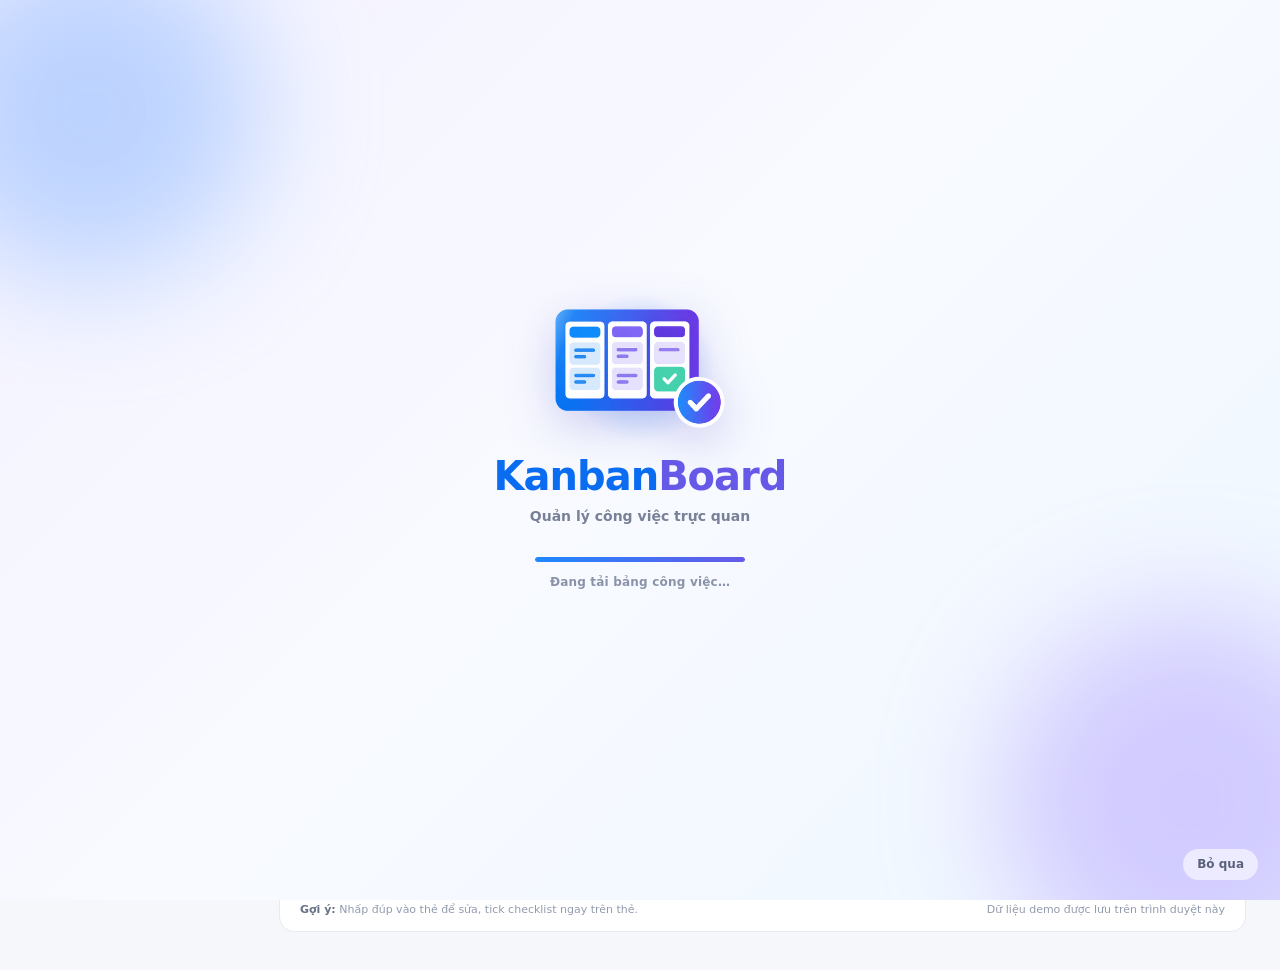
<file: index.html>
<!DOCTYPE html>
<html lang="vi">
<head>
<meta charset="UTF-8">
<meta name="viewport" content="width=device-width, initial-scale=1.0">
<title>Kanban Board</title>
<link rel="icon" type="image/png" href="[data-uri]">
<script>try{document.documentElement.setAttribute("data-theme",localStorage.getItem("kanban_theme")==="dark"?"dark":"light")}catch(e){}</script>
<link rel="stylesheet" href="css/style.css">
</head>
<body>
<div class="splash" id="splash" aria-hidden="true">
 <div class="splash-blob b1"></div><div class="splash-blob b2"></div>
 <div class="splash-center">
  <div class="splash-logo-wrap"><div class="splash-ring"></div><div class="splash-logo"></div></div>
  <div class="splash-title"><span class="k">Kanban</span><span class="b">Board</span></div>
  <div class="splash-sub">Quản lý công việc trực quan</div>
  <div class="splash-bar"><i></i></div>
  <div class="splash-status" id="splashStatus">Đang khởi động…</div>
 </div>
 <button type="button" class="splash-skip" id="splashSkip">Bỏ qua</button>
</div>
<div class="login-screen" id="loginScreen">
 <div class="login-wrap">
  <section class="login-visual"><div class="login-brand"><div class="login-brand-mark" role="img" aria-label="Kanban Board"></div><span>kanban<span style="color:#e7e2ff">.</span></span></div><div class="login-promo"><h2>Mọi công việc, trong tầm kiểm soát.</h2><p>Lên kế hoạch rõ ràng, theo dõi tiến độ trực quan và cùng nhóm hoàn thành đúng hạn.</p></div><div class="login-preview"><div style="font-size:11px;font-weight:800;margin-bottom:10px">BẢNG CÔNG VIỆC CỦA BẠN</div><div class="preview-row"><div class="preview-col">● CẦN LÀM<div class="preview-card"></div><div class="preview-card short"></div></div><div class="preview-col">● ĐANG LÀM<div class="preview-card" style="background:#ffe5bd"></div></div><div class="preview-col">● HOÀN THÀNH<div class="preview-card" style="background:#c9f0df"></div></div></div></div></section>
  <section class="login-form-side"><div class="invite-banner" id="inviteBanner" hidden></div><h1 id="authTitle">Chào mừng trở lại!</h1><p class="login-lead" id="authLead">Đăng nhập để tiếp tục quản lý công việc của bạn.</p><div class="auth-tabs"><button type="button" class="auth-tab active" id="loginTab">Đăng nhập</button><button type="button" class="auth-tab" id="registerTab">Tạo tài khoản</button></div>
   <form id="authForm"><div class="auth-fields"><div class="auth-field" id="nameField" style="display:none"><label for="authName">Họ và tên</label><input id="authName" autocomplete="name" placeholder="Tên hiển thị của bạn"></div><div class="auth-field"><label for="authEmail">Email</label><input id="authEmail" type="email" required autocomplete="email" placeholder="ban@gmail.com" pattern="[A-Za-z0-9]+([._+\-]?[A-Za-z0-9]+)*@[Gg][Mm][Aa][Ii][Ll]\.[Cc][Oo][Mm]" title="Email phải có dạng ten@gmail.com"></div><div class="auth-field"><label for="authPassword">Mật khẩu</label><input id="authPassword" type="password" required minlength="6" autocomplete="current-password" placeholder="Ít nhất 6 ký tự"></div></div><div class="auth-error" id="authError" role="alert"></div><button class="auth-submit" id="authSubmit" type="submit">Đăng nhập vào bảng</button></form><div class="auth-demo">Bản demo: tạo tài khoản bằng email Gmail hợp lệ (dạng ten@gmail.com) và mật khẩu từ 6 ký tự để trải nghiệm.</div><div class="auth-foot">Bằng việc tiếp tục, bạn đồng ý sử dụng Kanban Board để quản lý công việc cá nhân và nhóm.</div>
  </section>
 </div>
</div>

<div class="app">
<aside class="sidebar" id="sidebar">
  <div class="brand"><div class="brand-mark" role="img" aria-label="Kanban Board"></div><span>kanban<span style="color:var(--purple)">.</span></span></div>
  <div><div class="nav-label"><span>CÁ NHÂN</span><button class="nav-plus" data-newboard="personal" title="Tạo bảng cá nhân">＋</button></div><div id="personalBoards"></div></div>
  <div><div class="nav-label"><span>LÀM NHÓM</span><button class="nav-plus" data-newboard="team" title="Tạo bảng nhóm">＋</button></div><div id="teamBoards"></div></div>
  <div><div class="nav-label"><span>HỌC TẬP</span></div><div id="studyNav"><div class="side-board" id="navGrades"><span class="dot teal"></span><span class="side-name">Tính điểm</span></div></div></div>
  <div class="side-board side-settings" id="sideSettings"><span class="side-gear">⚙</span><span class="side-name">Cài đặt</span></div>
  <div class="sidebar-bottom"><strong>✦ Làm việc có tổ chức</strong><p>Việc cá nhân và việc nhóm tách riêng, mỗi việc có hạn và người phụ trách rõ ràng.</p><button class="small-btn" id="quickGuide">Xem hướng dẫn nhanh</button></div>
</aside>
<main class="main">
  <header class="topbar">
    <button class="icon-btn mobile-menu" id="mobileMenu" aria-label="Mở menu">☰</button>
    <div class="search"><span class="glass"><svg class="ico" viewBox="0 0 24 24" width="16" height="16" fill="none" stroke="currentColor" stroke-width="2.2" stroke-linecap="round" stroke-linejoin="round" aria-hidden="true"><circle cx="11" cy="11" r="7"/><path d="m20 20-3.5-3.5"/></svg></span><input id="searchInput" type="search" placeholder="Tìm kiếm công việc..." aria-label="Tìm kiếm công việc"></div>
    <div class="vn-clock" id="vnClock" title="Giờ Việt Nam (GMT+7)"><span class="clock-time" id="clockTime">--:--:--</span><span class="clock-date" id="clockDate"></span></div>
    <div class="top-actions"><button class="icon-btn" id="quickVoice" title="Thêm việc bằng giọng nói" aria-label="Thêm việc bằng giọng nói"><span class="ib-ico">🎙</span><span class="ib-label">Ghi âm</span></button><button class="icon-btn" id="helpBtn" title="Hướng dẫn"><span class="ib-ico">?</span><span class="ib-label">Hướng dẫn</span></button><button class="icon-btn" id="settingsBtn" title="Cài đặt" aria-label="Cài đặt"><span class="ib-ico">⚙</span><span class="ib-label">Cài đặt</span></button>
      <div class="notification-wrap"><button class="icon-btn" id="notifyBtn" title="Thông báo" aria-label="Thông báo" aria-expanded="false"><span class="ib-ico"><svg class="ico" viewBox="0 0 24 24" width="18" height="18" fill="none" stroke="currentColor" stroke-width="2" stroke-linecap="round" stroke-linejoin="round" aria-hidden="true"><path d="M6 8a6 6 0 0 1 12 0c0 7 3 9 3 9H3s3-2 3-9"/><path d="M10.3 21a1.9 1.9 0 0 0 3.4 0"/></svg></span><span class="ib-label">Thông báo</span><span class="notify-count" id="notifyCount" hidden></span></button>
        <div class="notification-panel" id="notificationPanel"><div class="notification-head"><span>Thông báo hạn nộp</span><button id="markReadBtn" type="button">Đánh dấu đã đọc</button></div><div class="invite-list" id="inviteList"></div><div class="notification-list" id="notificationList"></div><div class="notification-foot"><span id="permStatus"></span><button id="permBtn" type="button">Bật nhắc trên trình duyệt</button></div></div></div>
      <div class="profile"><div class="avatar">AD</div><div><div class="profile-name">Admin Demo</div><div class="profile-role">Thành viên</div><button class="logout-btn" id="logoutBtn">Đăng xuất</button></div></div></div>
  </header>
  <div class="content" id="boardView">
    <div class="crumb"><span id="crumbType">Cá nhân</span>&nbsp; / &nbsp;<span id="crumbBoard"></span></div>
    <div class="heading-row"><div class="board-title-wrap"><div class="eyebrow" id="eyebrow">KHÔNG GIAN CÁ NHÂN</div><h1><span id="boardHeading"></span><button class="rename-btn" id="renameBtn" title="Đổi tên bảng" aria-label="Đổi tên bảng">✎</button></h1><p class="subtitle" id="boardSubtitle"></p></div>
      <div class="actions"><div class="avatars team-only" id="memberStack" hidden></div><button class="btn btn-light team-only" id="meetingsBtn" hidden title="Tạo và đặt lịch cuộc họp nhóm">🤝 &nbsp;Cuộc họp</button><button class="btn btn-light team-only" id="inviteBtn" hidden>♧ &nbsp;Mời thành viên</button><button class="btn btn-light personal-only" id="pullTeamBtn" hidden title="Đưa việc của nhóm vào bảng cá nhân">⇣ &nbsp;Việc từ nhóm</button><button class="btn btn-primary" id="createTaskBtn">＋ &nbsp;Tạo công việc</button></div>
    </div>
    <section class="stats" aria-label="Thống kê bảng">
      <div class="stat"><div><div class="stat-label">Tổng công việc</div><div class="stat-number" id="totalStat">0</div><div class="stat-note">Trong bảng hiện tại</div></div><div class="stat-icon">▤</div></div>
      <div class="stat"><div><div class="stat-label">Đang thực hiện</div><div class="stat-number" id="doingStat">0</div><div class="stat-note">Công việc cần tập trung</div></div><div class="stat-icon">◷</div></div>
      <div class="stat"><div><div class="stat-label">Đã hoàn thành</div><div class="stat-number" id="doneStat">0</div><div class="stat-note" id="doneNote">0% tổng công việc</div></div><div class="stat-icon">✓</div></div>
      <div class="stat"><div><div class="stat-label">Sắp đến hạn</div><div class="stat-number" id="dueStat">0</div><div class="stat-note">Trong 3 ngày tới</div></div><div class="stat-icon"><svg class="ico" viewBox="0 0 24 24" width="20" height="20" fill="none" stroke="currentColor" stroke-width="2" stroke-linecap="round" stroke-linejoin="round" aria-hidden="true"><rect x="3" y="4" width="18" height="18" rx="2"/><path d="M16 2v4M8 2v4M3 10h18"/></svg></div></div>
    </section>
    <section class="board-panel">
      <div class="board-toolbar"><div><div class="board-title" id="boardPanelTitle">Bảng công việc</div><div class="board-subtitle" id="boardPanelSub">Kéo thả thẻ để cập nhật trạng thái</div></div><div class="board-actions"><button class="btn btn-light" id="statsBtn" title="Xem thống kê tiến độ">📊 Thống kê</button><button class="btn btn-light" id="manageColsBtn" title="Thêm, đổi tên, đổi màu, sắp xếp cột">⚙ Cột</button><button class="btn btn-light" id="clearFilters">↺ Đặt lại</button><button class="btn btn-danger" id="deleteBoardBtn" title="Xóa bảng này">🗑 Xóa bảng</button><button class="btn btn-danger" id="leaveBoardBtn" title="Rời khỏi nhóm này" hidden>🚪 Rời nhóm</button></div><div class="board-filters"><div class="seg team-only" id="viewSeg" hidden role="group" aria-label="Cách theo dõi dự án"><button type="button" data-view="columns">▦ Bảng chung</button><button type="button" data-view="sprint">🏁 Theo sprint</button><button type="button" data-view="people">👥 Theo người</button></div><select class="filter-select" id="sprintFilter" aria-label="Lọc theo sprint" hidden></select><select class="filter-select team-only" id="assigneeFilter" aria-label="Lọc theo người phụ trách" hidden></select><select class="filter-select" id="priorityFilter" aria-label="Lọc theo ưu tiên"><option value="all">Mọi ưu tiên</option><option value="Cao">Ưu tiên cao</option><option value="Trung bình">Trung bình</option><option value="Thấp">Ưu tiên thấp</option></select><select class="filter-select" id="tagFilter" aria-label="Lọc theo nhãn" hidden></select></div></div>
      <div class="week-wrap" id="weekWrap" hidden>
        <div class="week-bar" id="weekBar"><button class="btn btn-light" id="prevWeek">‹ Tuần trước</button><button class="btn btn-light" id="thisWeek">Tuần này</button><button class="btn btn-light" id="nextWeek">Tuần sau ›</button><div class="week-label" id="weekLabel"></div><div class="week-spacer"></div><span class="week-voice-status" id="weekVoiceStatus"></span><button class="btn btn-light" id="addTaskWeekBtn">＋ Công việc</button><button class="btn btn-light" id="addEventBtn">＋ Lịch cố định</button><button class="btn btn-primary" id="weekMic" title="Nói việc hoặc lịch đều được. Ví dụ: “nộp báo cáo trước 8 giờ tối thứ sáu” hoặc “học Toán từ 8 giờ đến 10 giờ sáng hàng ngày”">🎙 Nói</button></div>
        <form class="quick-form" id="quickForm"><input id="quickSentence" maxlength="300" placeholder="Gõ hoặc đọc bằng micro bàn phím: “học Toán 8h–10h hàng ngày đến hết tháng 12” hoặc “nộp báo cáo trước 8 giờ tối thứ sáu”" aria-label="Nhập một câu để thêm việc hoặc lịch"><button class="btn btn-light" type="submit">✨ Thêm từ câu</button></form>
        <div class="week-hint">← Vuốt ngang để xem các ngày · Nhấn giữ một thẻ rồi kéo để đổi ngày hoặc trạng thái →</div><div id="weekView"></div><div id="weekTray" class="week-tray"></div>
      </div>
      <div class="board" id="board"></div>
      <div class="team-alt" id="teamAlt" hidden></div>
      <div class="footer-note"><span><strong>Gợi ý:</strong> Nhấp đúp vào thẻ để sửa, tick checklist ngay trên thẻ.</span><span>Dữ liệu demo được lưu trên trình duyệt này</span></div>
    </section>
  </div>

  <div class="content" id="gradesView" hidden>
    <div class="crumb"><span>Học tập</span>&nbsp; / &nbsp;<span>Tính điểm</span></div>
    <div class="heading-row"><div class="board-title-wrap"><div class="eyebrow">HỌC TẬP</div><h1>Tính điểm môn học</h1><p class="subtitle">Nhập trọng số (%) và điểm đã có của từng đầu điểm, đặt điểm tổng kết mong muốn. Web cho biết điểm tối đa có thể đạt và điểm cần ở bài còn lại.</p></div><div class="actions"><button class="btn btn-light" id="scaleBtn" title="Bảng quy đổi điểm chữ và thang 4">⚙ Quy đổi thang 4</button><button class="btn btn-primary" id="addCourseBtn">＋ Thêm môn</button></div></div>
    <div id="gpaBox"></div>
    <div id="courseList"></div>
    <div class="note grades-note">Kết quả chỉ để tham khảo, không thay thế điểm chính thức. Cách làm tròn và quy chế thật của mỗi trường có thể khác. Điểm lưu trong trình duyệt này.</div>
  </div>
</main>
</div>

<div class="modal-backdrop" id="taskModal" role="dialog" aria-modal="true" aria-labelledby="modalTitle">
 <form class="modal" id="taskForm"><div class="modal-head"><h2 id="modalTitle">Tạo công việc mới</h2><button class="close" type="button" data-close>×</button></div>
 <div class="modal-body">
  <div class="field"><label for="taskTitle">Tên công việc *</label><div class="voice-row"><input id="taskTitle" required maxlength="100" placeholder="Ví dụ: Nộp báo cáo chương 2"><button class="btn btn-light voice-btn" id="voiceBtn" type="button" title="Thêm bằng giọng nói">🎙 Nói</button><button class="btn btn-light" id="parseBtn" type="button" title="Điền các ô từ câu bạn đã gõ ở ô tên">✨ Điền</button></div><div class="voice-status" id="voiceStatus" aria-live="polite"></div><div class="voice-chip" id="voiceChip"></div><div class="voice-hint">Ví dụ: “Nộp báo cáo chương 2 trước 8 giờ tối thứ sáu, ưu tiên cao, giao cho Hưng, nhắc trước 1 giờ”.</div><div class="voice-hint">Lịch lặp: “Tôi có tiết học môn Toán trên trường từ 8 giờ sáng đến 10 giờ sáng hàng ngày từ tháng 10 đến tháng 12” sẽ tự chuyển sang Kế hoạch cá nhân để bạn xác nhận.</div></div>
  <div class="field"><label for="taskDesc">Mô tả</label><textarea id="taskDesc" maxlength="500" placeholder="Mục tiêu hoặc các bước cần thực hiện..."></textarea></div>
  <div class="field-row"><div class="field"><label for="taskStatus">Trạng thái</label><select id="taskStatus"><option value="todo">Cần làm</option><option value="doing">Đang làm</option><option value="done">Hoàn thành</option></select></div><div class="field"><label for="taskPriority">Mức ưu tiên</label><select id="taskPriority"><option>Trung bình</option><option>Cao</option><option>Thấp</option></select></div></div>
  <div class="field-row"><div class="field" id="assigneeField"><label for="taskAssignee">Người phụ trách</label><select id="taskAssignee"></select></div><div class="field"><label for="taskTag">Nhãn</label><input id="taskTag" maxlength="24" placeholder="Ví dụ: Thiết kế" list="tagList"><datalist id="tagList"></datalist><div class="swatches" id="tagSwatches"></div></div></div>
  <div class="field-row"><div class="field" id="sprintField"><label for="taskSprint">Sprint</label><select id="taskSprint"></select></div><div class="field"></div></div>
  <div class="field-row top"><div class="field"><label for="taskDueD">Hạn hoàn thành (ngày, giờ)</label><div class="due-box"><input id="taskDueD" type="date"><div class="tp-line"><div class="tp" id="taskDueTp"></div><button type="button" class="tp-clear" id="taskDueClear" title="Xóa hạn" aria-label="Xóa hạn">×</button></div><input id="taskDueT" type="hidden"><input id="taskDue" type="hidden"></div></div><div class="field"><label for="taskRemind">Nhắc trước hạn</label><select id="taskRemind"><option value="0">Không nhắc</option><option value="15">15 phút</option><option value="60">1 giờ</option><option value="180">3 giờ</option><option value="1440">1 ngày</option><option value="2880">2 ngày</option></select></div></div>
  <div class="field"><label>Checklist <span class="ck-count" id="ckCount"></span></label><div class="ck-bar"><span id="ckBarFill" style="width:0"></span></div><div class="ck-list" id="checkList"></div><div class="ck-add"><input id="ckNew" placeholder="Thêm mục, nhấn Enter (dán nhiều dòng để thêm nhiều mục)"><button class="btn btn-light" type="button" id="ckAdd">＋ Thêm</button></div></div>
  <div class="field" id="linkField" hidden><label id="linkLabel">Bảng cá nhân của bạn</label><div class="link-box" id="linkBox"></div></div>
  <div class="field" id="attachField"><label>Đính kèm <span class="ck-count" id="attCount"></span></label><div class="att-list" id="attList"></div><div class="att-add"><label class="btn btn-light att-file">📎 Chọn file<input type="file" id="attFile" multiple hidden></label><input id="attLink" placeholder="Hoặc dán liên kết (https://…)"><button class="btn btn-light" type="button" id="attLinkBtn">＋ Link</button></div><div class="voice-hint">File được lưu trong trình duyệt của bạn (tối đa 10 MB mỗi file). Với file lớn hơn hãy dán liên kết (Google Drive, OneDrive…).</div></div>
  <div class="field" id="commentField"><label>Bình luận <span class="ck-count" id="cmCount"></span></label><div class="cm-list" id="cmList"></div><div class="cm-add"><div class="cm-box"><textarea id="cmText" rows="2" maxlength="500" placeholder="Viết bình luận… gõ @ để nhắc tên thành viên"></textarea><div class="mention-pop" id="mentionPop" hidden></div></div><button class="btn btn-primary" type="button" id="cmSend">Gửi</button></div></div>
 </div>
 <div class="modal-foot"><button class="btn btn-danger" id="deleteTaskBtn" type="button" style="margin-right:auto" hidden>🗑 Xóa công việc</button><button class="btn btn-light" type="button" data-close>Hủy</button><button class="btn btn-primary" type="submit">Lưu công việc</button></div></form>
</div>

<div class="modal-backdrop" id="boardModal" role="dialog" aria-modal="true" aria-labelledby="boardModalTitle"><form class="modal" id="boardForm"><div class="modal-head"><h2 id="boardModalTitle">Tạo bảng mới</h2><button class="close" type="button" data-close>×</button></div><div class="modal-body"><div class="field"><label for="newBoardType">Loại bảng</label><select id="newBoardType"><option value="personal">Cá nhân — chỉ mình tôi</option><option value="team">Nhóm — có thành viên và người phụ trách</option></select></div><div class="field"><label for="newBoardName">Tên bảng *</label><input id="newBoardName" required maxlength="70" placeholder="Ví dụ: Kế hoạch học kỳ"></div><div class="field"><label for="newBoardDesc">Mô tả bảng</label><textarea id="newBoardDesc" placeholder="Bảng này dùng để quản lý công việc gì?"></textarea></div></div><div class="modal-foot"><button class="btn btn-light" type="button" data-close>Hủy</button><button class="btn btn-primary" type="submit">Tạo bảng</button></div></form></div>

<div class="modal-backdrop" id="inviteModal" role="dialog" aria-modal="true" aria-labelledby="inviteTitle"><div class="modal"><div class="modal-head"><h2 id="inviteTitle">Mời thành viên vào nhóm</h2><button class="close" type="button" data-close>×</button></div><div class="modal-body">
  <div class="field" data-local-only><label for="inviteLink">Liên kết mời</label><div class="invite-box"><input id="inviteLink" readonly><button class="btn btn-primary" id="copyInvite" type="button">Sao chép</button></div></div>
  <div class="note" data-local-only>Bản demo chưa có máy chủ: liên kết mang theo bản sao của bảng tại thời điểm bạn mời. Người nhận mở liên kết, đăng nhập rồi chọn “Tham gia”. Đồng bộ thời gian thực sẽ làm ở sprint sau.</div>
  <div class="field" data-local-only><label for="addMemberName">Thêm nhanh thành viên theo tên</label><div class="invite-box"><input id="addMemberName" maxlength="40" placeholder="Ví dụ: Trần Minh Khoa"><button class="btn btn-light" id="addMemberBtn" type="button">＋ Thêm</button></div></div>
  <div class="field server-only" id="inviteNoField" hidden><label for="inviteNo">Mời bằng mã số thành viên</label><div class="invite-box"><input id="inviteNo" inputmode="numeric" maxlength="12" placeholder="Ví dụ: 12"><button class="btn btn-primary" id="inviteNoBtn" type="button">Tìm và mời</button></div><div class="voice-hint" id="inviteNoMsg">Hỏi người cần mời mã số thành viên của họ (hiện trong Cài đặt). Họ cần mở web và chấp nhận lời mời.</div></div>
   <div class="field server-only" id="pendingInvField" hidden><label>Lời mời đang chờ phản hồi</label><div class="member-list" id="pendingInvList"></div></div>
   <div class="field"><label>Thành viên (<span id="memberCount">0</span>)</label><div class="member-list" id="memberList"></div></div>
 </div><div class="modal-foot"><button class="btn btn-primary" type="button" data-close>Xong</button></div></div></div>

<div class="modal-backdrop" id="joinModal" role="dialog" aria-modal="true" aria-labelledby="joinTitle"><div class="modal"><div class="modal-head"><h2 id="joinTitle">Lời mời tham gia nhóm</h2><button class="close" type="button" data-close>×</button></div><div class="modal-body"><p id="joinText" style="margin:0"></p></div><div class="modal-foot"><button class="btn btn-light" type="button" data-close>Để sau</button><button class="btn btn-primary" id="joinBtn" type="button">Tham gia nhóm</button></div></div></div>

<div class="modal-backdrop" id="eventModal" role="dialog" aria-modal="true" aria-labelledby="evHeading"><form class="modal" id="eventForm"><div class="modal-head"><h2 id="evHeading">Thêm lịch cố định</h2><button class="close" type="button" data-close>×</button></div><div class="modal-body">
  <div class="field"><label for="evTitle">Tên lịch *</label><div class="voice-row"><input id="evTitle" required maxlength="80" placeholder="Ví dụ: Tiết học môn Toán"><button class="btn btn-light voice-btn" id="evVoiceBtn" type="button" title="Nói lại cả câu để điền lại form">🎙 Nói</button></div><div class="voice-status" id="evVoiceStatus"></div><div class="voice-chip" id="evSpeech"></div></div>
  <div class="field"><label for="evPlace">Địa điểm</label><input id="evPlace" maxlength="60" placeholder="Ví dụ: Trường, phòng A3"></div>
  <div class="field-row"><div class="field"><label for="evStart">Bắt đầu</label><div class="tp" id="evStartTp"></div><input id="evStart" type="hidden"></div><div class="field"><label for="evEnd">Kết thúc</label><div class="tp" id="evEndTp"></div><input id="evEnd" type="hidden"></div></div>
  <div class="field"><label>Lặp vào các thứ</label><div class="day-picks" id="dayPicks"><label class="dp"><input type="checkbox" value="1"><span>T2</span></label><label class="dp"><input type="checkbox" value="2"><span>T3</span></label><label class="dp"><input type="checkbox" value="3"><span>T4</span></label><label class="dp"><input type="checkbox" value="4"><span>T5</span></label><label class="dp"><input type="checkbox" value="5"><span>T6</span></label><label class="dp"><input type="checkbox" value="6"><span>T7</span></label><label class="dp"><input type="checkbox" value="0"><span>CN</span></label></div><div class="quick-picks"><button type="button" data-pick="all">Hàng ngày</button><button type="button" data-pick="wk">Thứ 2 – Thứ 6</button><button type="button" data-pick="we">Cuối tuần</button></div></div>
  <div class="field-row"><div class="field"><label for="evFrom">Từ ngày</label><input id="evFrom" type="date" required></div><div class="field"><label for="evTo">Đến ngày</label><input id="evTo" type="date" required></div></div>
  <div class="field-row"><div class="field"><label for="evRemind">Nhắc trước mỗi buổi</label><select id="evRemind"><option value="0">Không nhắc</option><option value="5">5 phút</option><option value="10">10 phút</option><option value="15">15 phút</option><option value="30">30 phút</option><option value="60">1 giờ</option></select></div><div class="field"></div></div>
  <div class="field" id="evOne" hidden><label>Chỉ riêng buổi <span id="evOneDate"></span> <span class="ck-count" id="evOneTag"></span></label><div class="field-row"><div class="field"><label for="evOneStart">Bắt đầu</label><div class="tp" id="evOneStartTp"></div><input id="evOneStart" type="hidden"></div><div class="field"><label for="evOneEnd">Kết thúc</label><div class="tp" id="evOneEndTp"></div><input id="evOneEnd" type="hidden"></div></div><input id="evOnePlace" maxlength="60" placeholder="Địa điểm riêng cho buổi này (để trống = như cả chuỗi)"><div class="quick-picks"><button type="button" id="evOneSave">Lưu riêng buổi này</button><button type="button" id="evOneReset" hidden>Bỏ chỉnh sửa riêng</button></div></div>
  <div class="note" id="evSummary"></div><div class="ev-warn" id="evWarn" hidden></div>
 </div><div class="modal-foot"><button class="btn btn-danger" id="evDelete" type="button" style="margin-right:auto" hidden>🗑 Xóa cả chuỗi</button><button class="btn btn-light" id="evSkip" type="button" hidden>Nghỉ buổi này</button><button class="btn btn-light" type="button" data-close>Hủy</button><button class="btn btn-primary" type="submit">Lưu lịch</button></div></form></div>

<div class="modal-backdrop" id="settingsModal" role="dialog" aria-modal="true" aria-labelledby="settingsTitle"><div class="modal"><div class="modal-head"><h2 id="settingsTitle">Cài đặt</h2><button class="close" type="button" data-close>×</button></div><div class="modal-body">
   <div class="field server-only" id="accountField" hidden><label>Tài khoản</label><div class="note"><div>Họ tên: <b id="accName"></b></div><div>Mã số thành viên: <b id="accNo"></b> <button type="button" class="btn btn-light" id="copyNo" style="padding:4px 10px;margin-left:6px">Sao chép</button></div><div style="margin-top:6px">Đưa mã số này cho trưởng nhóm để được mời vào nhóm.</div></div></div>
  <div class="field"><label>Giao diện</label><div class="theme-grid">
   <button type="button" class="theme-card" data-theme-choice="light" aria-pressed="true"><div class="theme-preview light"><i></i><i></i><i></i></div><span class="theme-name">☀ Sáng</span></button>
   <button type="button" class="theme-card" data-theme-choice="dark" aria-pressed="false"><div class="theme-preview dark"><i></i><i></i><i></i></div><span class="theme-name">🌙 Tối</span></button>
  </div><div class="voice-hint">Lựa chọn được ghi nhớ trên trình duyệt này, kể cả ở màn hình đăng nhập.</div></div>
 
  <div class="field"><label>Định dạng giờ</label><div class="seg" id="timeFmtSeg" role="group" aria-label="Định dạng giờ"><button type="button" data-tf="12" class="on">12 giờ (AM/PM)</button><button type="button" data-tf="24">24 giờ</button></div><div class="voice-hint">Áp dụng cho bộ chọn giờ và mọi giờ hiển thị trên web. Dữ liệu bên trong luôn lưu theo 24 giờ. Mọi hạn và giờ tính theo giờ Việt Nam (UTC+7), dù máy bạn đặt múi giờ nào.</div></div>
  <div class="field"><label>Việc nhóm và bảng cá nhân</label><label class="pull-all" style="margin:0 0 6px"><input type="checkbox" id="autoLinkChk" checked> Tự thêm việc nhóm giao cho tôi vào bảng cá nhân</label><div class="voice-hint">Việc chưa xong được giao cho bạn sẽ tự có thẻ trong bảng cá nhân để xếp ngày và để sau này kiểm tra trùng lịch họp. Việc bạn đã gỡ sẽ không tự thêm lại. Việc giao cho người khác thì thẻ tự thêm sẽ được gỡ.</div></div>
  <div class="field"><label>Lịch họp nhóm</label><label class="pull-all" style="margin:0 0 6px"><input type="checkbox" id="shareBusyChk" checked> Chia sẻ khung giờ bận của tôi với thành viên cùng nhóm</label><div class="voice-hint">Chỉ chia sẻ giờ bắt đầu, giờ kết thúc và loại (lịch cố định, cuộc họp, việc đến hạn), không kèm tên việc hay nội dung. Dùng để báo trùng khi ai đó đặt cuộc họp. Tắt thì mọi người sẽ không thấy lịch bận của bạn.</div><label for="mtNearSel" style="display:block;margin-top:12px;font-size:12px;color:var(--muted)">Khi đặt họp, cảnh báo người có việc đến hạn trước giờ họp trong vòng</label><select id="mtNearSel"><option value="0">Tắt (chỉ báo việc đến hạn trong giờ họp)</option><option value="30">30 phút</option><option value="60">60 phút</option><option value="90">90 phút</option><option value="120">120 phút</option></select></div>
  <div class="field"><label>Nhắc việc qua email</label><label class="pull-all" style="margin:0 0 6px"><input type="checkbox" id="emailRemChk"> Gửi email nhắc trước hạn của công việc</label><div id="emailRemOpts" style="display:flex;gap:18px;flex-wrap:wrap;margin:4px 0 10px"><label class="pull-all" style="margin:0"><input type="checkbox" id="emailLead30"> Trước 30 phút</label><label class="pull-all" style="margin:0"><input type="checkbox" id="emailLead60"> Trước 60 phút</label></div><button class="btn btn-light" type="button" id="emailTestBtn">✉ Gửi email thử</button><div class="voice-hint" id="emailRemMsg" style="margin-top:8px"></div></div>
  <div class="field"><label>Dung lượng lưu trữ</label><div class="note" id="storageInfo">Đang đọc…</div></div>
  <div class="field"><label>Sao lưu dữ liệu</label><div class="note">Dữ liệu chỉ nằm trong trình duyệt này. Hãy xuất file .json để sao lưu, hoặc chuyển sang máy khác rồi nhập lại. File sao lưu gồm các bảng, thẻ, điểm và file đính kèm; không gồm mật khẩu.</div><div class="quick-picks"><button type="button" id="exportJson">⬇ Xuất dữ liệu (.json)</button><button type="button" id="importJsonBtn">⬆ Nhập dữ liệu</button></div><input type="file" id="importJson" accept=".json,application/json" hidden></div>
  <div class="field"><label>Lịch &amp; nhắc việc</label><div class="note">Trang web chỉ nhắc được khi đang mở. Để được nhắc cả khi đã đóng trang, hãy xuất lịch rồi nhập vào Google Calendar, Apple Calendar hoặc Outlook. File gồm hạn của các thẻ chưa xong và lịch cố định (lặp theo tuần, có cả nhắc trước).</div><div class="quick-picks"><button type="button" id="exportIcs">📅 Xuất lịch (.ics)</button></div></div>
 </div><div class="modal-foot"><button class="btn btn-primary" type="button" data-close>Xong</button></div></div></div>

<div class="modal-backdrop" id="colsModal" role="dialog" aria-modal="true" aria-labelledby="colsTitle"><form class="modal" id="colsForm"><div class="modal-head"><h2 id="colsTitle">Tùy chỉnh cột</h2><button class="close" type="button" data-close>×</button></div><div class="modal-body"><div class="note">Mỗi cột là một trạng thái công việc (ở bảng cá nhân là một hàng của thời khóa biểu). Cột đánh dấu “Hoàn thành” được tính vào thống kê hoàn thành và không nhắc hạn. Tối đa 6 cột.</div><div class="cols-list" id="colsList"></div><button class="btn btn-light" type="button" id="colsAdd">＋ Thêm cột</button></div><div class="modal-foot"><button class="btn btn-light" type="button" id="colsReset" style="margin-right:auto">Về mặc định</button><button class="btn btn-light" type="button" data-close>Hủy</button><button class="btn btn-primary" type="submit">Lưu cột</button></div></form></div>

<div class="modal-backdrop" id="statsModal" role="dialog" aria-modal="true" aria-labelledby="statsTitle"><div class="modal wide"><div class="modal-head"><h2 id="statsTitle">Thống kê</h2><button class="close" type="button" data-close>×</button></div><div class="modal-body" id="statsBody"></div><div class="modal-foot"><button class="btn btn-primary" type="button" data-close>Đóng</button></div></div></div>
<div class="modal-backdrop" id="guideModal" role="dialog" aria-modal="true" aria-labelledby="guideHead"><div class="modal guide"><div class="modal-head"><h2 id="guideHead">Hướng dẫn nhanh</h2><button class="close" type="button" data-close>×</button></div><div class="modal-body"><div class="guide-step" id="guideStep"></div><div class="guide-dots" id="guideDots"></div></div><div class="modal-foot"><button class="btn btn-light" id="guideSkip" type="button" style="margin-right:auto" data-close>Bỏ qua</button><button class="btn btn-light" id="guidePrev" type="button">‹ Trước</button><button class="btn btn-primary" id="guideNext" type="button">Tiếp ›</button></div></div></div>

<div class="modal-backdrop" id="pullModal" role="dialog" aria-modal="true" aria-labelledby="pullTitle"><div class="modal wide"><div class="modal-head"><h2 id="pullTitle">Việc từ nhóm</h2><button class="close" type="button" data-close>×</button></div><div class="modal-body"><div class="note">Chọn việc của nhóm để đưa vào bảng cá nhân và xếp ngày trong thời khóa biểu. Thẻ cá nhân luôn đi theo việc nhóm: nhóm sửa tên, hạn, ưu tiên thì thẻ cập nhật theo; đánh dấu xong ở bên nào thì bên kia cũng xong.</div><label class="pull-all"><input type="checkbox" id="pullAll"> Hiện cả việc của người khác và việc chưa giao</label><div id="pullList"></div></div><div class="modal-foot"><button class="btn btn-light" id="pullSelAll" type="button" style="margin-right:auto">Chọn tất cả</button><button class="btn btn-light" type="button" data-close>Đóng</button><button class="btn btn-primary" id="pullAdd" type="button" disabled>Thêm vào bảng cá nhân</button></div></div></div>

<div class="call-overlay" id="callOverlay" hidden><div class="call-bar"><b id="callTitle"></b><span id="callStatus"></span><button class="btn btn-light" id="callInvite" type="button" hidden>➕ Mời thêm</button><button class="btn btn-danger" id="callLeave" type="button">Rời họp</button></div><div class="call-invite" id="callInvitePanel" hidden><b>Mời thêm vào cuộc họp</b><div class="mt-att-list" id="callInviteList"></div><div class="call-invite-actions"><button class="btn btn-light" type="button" id="callInviteCopy">📋 Sao chép lời nhắn</button><button class="btn btn-primary" type="button" id="callInviteGo">Mời</button></div></div><div class="call-host" id="callHost"></div></div>
<div class="modal-backdrop" id="meetingsModal" role="dialog" aria-modal="true" aria-labelledby="mtsTitle"><div class="modal wide"><div class="modal-head"><h2 id="mtsTitle">Cuộc họp nhóm</h2><button class="close" type="button" data-close>×</button></div><div class="modal-body"><div class="note">Cuộc họp hiện trong bảng cá nhân của người được mời. Khi đặt giờ, web báo ai đang trùng lịch cố định hoặc cuộc họp khác. Đến giờ, bấm <b>📹 Vào họp</b> để họp trực tuyến ngay trong web.</div><div id="mtList"></div></div><div class="modal-foot"><button class="btn btn-light" type="button" data-close>Đóng</button><button class="btn btn-light" id="mtNowBtn" type="button">⚡ Họp ngay</button><button class="btn btn-primary" id="mtNewBtn" type="button">＋ Tạo cuộc họp</button></div></div></div>
<div class="modal-backdrop" id="meetNowModal" role="dialog" aria-modal="true" aria-labelledby="mnHeading"><div class="modal"><div class="modal-head"><h2 id="mnHeading">⚡ Họp ngay</h2><button class="close" type="button" data-close>×</button></div><div class="modal-body"><div class="note">Cuộc họp bắt đầu từ lúc này và bạn vào phòng họp luôn. Chọn những người bạn muốn mời; họ thấy lời mời trong chuông thông báo khi đang mở web.</div>
<div class="field"><label for="mnTitle">Tên cuộc họp</label><input id="mnTitle" maxlength="80" placeholder="Họp nhanh"></div>
<div class="field"><label for="mnDur">Thời lượng</label><select id="mnDur"><option value="30">30 phút</option><option value="45">45 phút</option><option value="60" selected>1 giờ</option><option value="90">1 giờ 30</option><option value="120">2 giờ</option></select></div>
<div class="field"><label>Mời ai?</label><div class="mt-att-list" id="mnAtt"></div><button class="btn btn-light" type="button" id="mnAll" style="margin-top:8px">Mời cả nhóm</button></div>
<div class="field"><button class="btn btn-light" type="button" id="mnCopy">📋 Sao chép lời nhắn để dán vào nhóm chat</button></div>
</div><div class="modal-foot"><button class="btn btn-light" type="button" data-close>Hủy</button><button class="btn btn-primary" id="mnStart" type="button">Bắt đầu họp</button></div></div></div>
<div class="modal-backdrop" id="meetingModal" role="dialog" aria-modal="true" aria-labelledby="mtHeading"><form class="modal wide" id="mtForm" novalidate><div class="modal-head"><h2 id="mtHeading">Tạo cuộc họp</h2><button class="close" type="button" data-close>×</button></div><div class="modal-body"><div class="note" id="mtRoNote" hidden>Bạn chỉ xem được cuộc họp này. Chỉ người tạo hoặc chủ bảng mới sửa được.</div>
<div class="field" id="mtRsvpRow" hidden><label>Bạn sẽ tham dự?</label><div class="mt-rsvp"><button type="button" class="btn btn-light mt-rs" data-rs="yes">✓ Tham dự</button><button type="button" class="btn btn-light mt-rs" data-rs="maybe">? Chưa chắc</button><button type="button" class="btn btn-light mt-rs" data-rs="no">✕ Không thể</button></div><div class="mt-rs-list" id="mtRsvpList"></div></div>
<div class="field" id="mtJoinRow" hidden><label>Họp trực tuyến</label><div class="mt-join-box"><button class="btn btn-primary" id="mtJoin" type="button">📹 Vào họp</button><span class="voice-hint">Họp ngay trong web: bật cam, mic, chia sẻ màn hình và chat. Nút mở từ 15 phút trước giờ họp.</span></div></div>
<div class="field"><label for="mtTitle">Tên cuộc họp *</label><input id="mtTitle" maxlength="80" placeholder="Ví dụ: Họp nhóm tuần 3"></div>
<div class="field-row"><div class="field"><label for="mtDate">Ngày *</label><input id="mtDate" type="date"></div><div class="field"><label for="mtStart">Bắt đầu *</label><div class="tp" id="mtStartTp"></div><input id="mtStart" type="hidden"></div></div>
<div class="field-row"><div class="field"><label for="mtDur">Thời lượng</label><select id="mtDur"><option value="15">15 phút</option><option value="30">30 phút</option><option value="45">45 phút</option><option value="60">1 giờ</option><option value="90">1 giờ 30</option><option value="120">2 giờ</option><option value="180">3 giờ</option></select></div><div class="field"><label for="mtPlace">Địa điểm hoặc link họp</label><input id="mtPlace" maxlength="120" placeholder="Phòng A3 hoặc link Meet"></div></div>
<div class="field"><label>Người tham gia</label><div class="mt-att-list" id="mtAtt"></div><button class="btn btn-light" type="button" id="mtAttAll" style="margin-top:8px">Chọn / bỏ chọn tất cả</button></div>
<div class="field"><label>Kiểm tra trùng lịch</label><div class="mt-check" id="mtCheck"></div><div class="mt-sug" id="mtSuggest"></div><button class="btn btn-light" type="button" id="mtSuggestBtn" style="margin-top:8px">💡 Gợi ý giờ trống</button></div>
<div class="field"><label for="mtNote">Ghi chú</label><textarea id="mtNote" maxlength="400" placeholder="Nội dung cần bàn, tài liệu cần chuẩn bị..."></textarea></div>
</div><div class="modal-foot"><button class="btn btn-danger" id="mtDelete" type="button" style="margin-right:auto" hidden>🗑 Xóa cuộc họp</button><button class="btn btn-light" type="button" data-close>Hủy</button><button class="btn btn-primary" id="mtSave" type="submit">Lưu cuộc họp</button></div></form></div>

<div class="modal-backdrop" id="rolloverModal" role="dialog" aria-modal="true" aria-labelledby="roTitle"><div class="modal wide"><div class="modal-head"><h2 id="roTitle">Việc chưa xong từ trước hôm nay</h2><button class="close" type="button" data-close>×</button></div><div class="modal-body"><div class="note" id="roIntro"></div><div id="roList"></div></div><div class="modal-foot"><button class="btn btn-light" id="roKeepAll" type="button" style="margin-right:auto">Giữ nguyên tất cả</button><button class="btn btn-light" id="roMoveAll" type="button">➜ Dời tất cả sang hôm nay</button><button class="btn btn-primary" type="button" data-close>Xong</button></div></div></div>

<div class="modal-backdrop" id="sprintModal" role="dialog" aria-modal="true" aria-labelledby="spHeading"><form class="modal" id="sprintForm"><div class="modal-head"><h2 id="spHeading">Thêm sprint</h2><button class="close" type="button" data-close>×</button></div><div class="modal-body"><div class="field"><label for="spName">Tên sprint *</label><input id="spName" required maxlength="50" placeholder="Ví dụ: Sprint 2 — Thẻ và kéo thả"></div><div class="field"><label for="spGoal">Mục tiêu</label><textarea id="spGoal" maxlength="300" placeholder="Cuối sprint này nhóm cần đạt được gì?"></textarea></div><div class="field-row"><div class="field"><label for="spStart">Bắt đầu</label><input id="spStart" type="date" required></div><div class="field"><label for="spEnd">Kết thúc</label><input id="spEnd" type="date" required></div></div></div><div class="modal-foot"><button class="btn btn-danger" id="spDelete" type="button" style="margin-right:auto" hidden>🗑 Xóa sprint</button><button class="btn btn-light" type="button" data-close>Hủy</button><button class="btn btn-primary" type="submit">Lưu sprint</button></div></form></div>
<div class="modal-backdrop" id="endSprintModal" role="dialog" aria-modal="true" aria-labelledby="esHeading"><div class="modal"><div class="modal-head"><h2 id="esHeading">Kết thúc sprint</h2><button class="close" type="button" data-close>×</button></div><div class="modal-body"><p id="esText" style="margin:0 0 12px"></p><div class="field"><label for="esDest">Các việc chưa xong sẽ…</label><select id="esDest"></select></div></div><div class="modal-foot"><button class="btn btn-light" type="button" data-close>Hủy</button><button class="btn btn-primary" id="esConfirm" type="button">Kết thúc sprint</button></div></div></div>

<div class="modal-backdrop" id="scaleModal" role="dialog" aria-modal="true" aria-labelledby="scTitle"><form class="modal wide" id="scaleForm"><div class="modal-head"><h2 id="scTitle">Bảng quy đổi điểm chữ và thang 4</h2><button class="close" type="button" data-close>×</button></div><div class="modal-body"><div class="note">Mỗi dòng nghĩa là: điểm từ mức này trở lên (thang 10) được điểm chữ và điểm thang 4 tương ứng. Hãy sửa theo quy chế của trường bạn. Áp dụng cho mọi môn.</div><table class="sc-table"><thead><tr><th>Từ điểm (≥)</th><th>Điểm chữ</th><th>Thang 4</th><th></th></tr></thead><tbody id="scaleRows"></tbody></table><button class="btn btn-light" type="button" id="scaleAdd">＋ Thêm dòng</button><label class="sc-round"><input type="checkbox" id="scaleRound"> Làm tròn điểm tổng kết đến 1 chữ số thập phân trước khi quy đổi (ví dụ 8.46 → 8.5)</label></div><div class="modal-foot"><button class="btn btn-light" type="button" id="scaleReset" style="margin-right:auto">Về mặc định</button><button class="btn btn-light" type="button" data-close>Hủy</button><button class="btn btn-primary" type="submit">Lưu bảng quy đổi</button></div></form></div>
<div class="toast" id="toast" role="status"></div>

<script src="js/core.js"></script>
<script src="js/config.js"></script>
<script src="js/store-local.js"></script>
<script src="js/storage.js"></script>
<script src="js/board.js"></script>
<script src="js/week.js"></script>
<script src="js/team.js"></script>
<script src="js/columns-drag.js"></script>
<script src="js/tasks.js"></script>
<script src="js/sharing.js"></script>
<script src="js/reminders.js"></script>
<script src="js/voice.js"></script>
<script src="js/settings.js"></script>
<script src="js/backup.js"></script>
<script src="js/sync.js"></script>
<script src="js/links.js"></script>
<script src="js/meetings.js"></script>
<script src="js/emailrem.js"></script>
<script src="js/rollover.js"></script>
<script src="js/grades.js"></script>
<script src="js/main.js"></script>
</body>
</html>
</file>
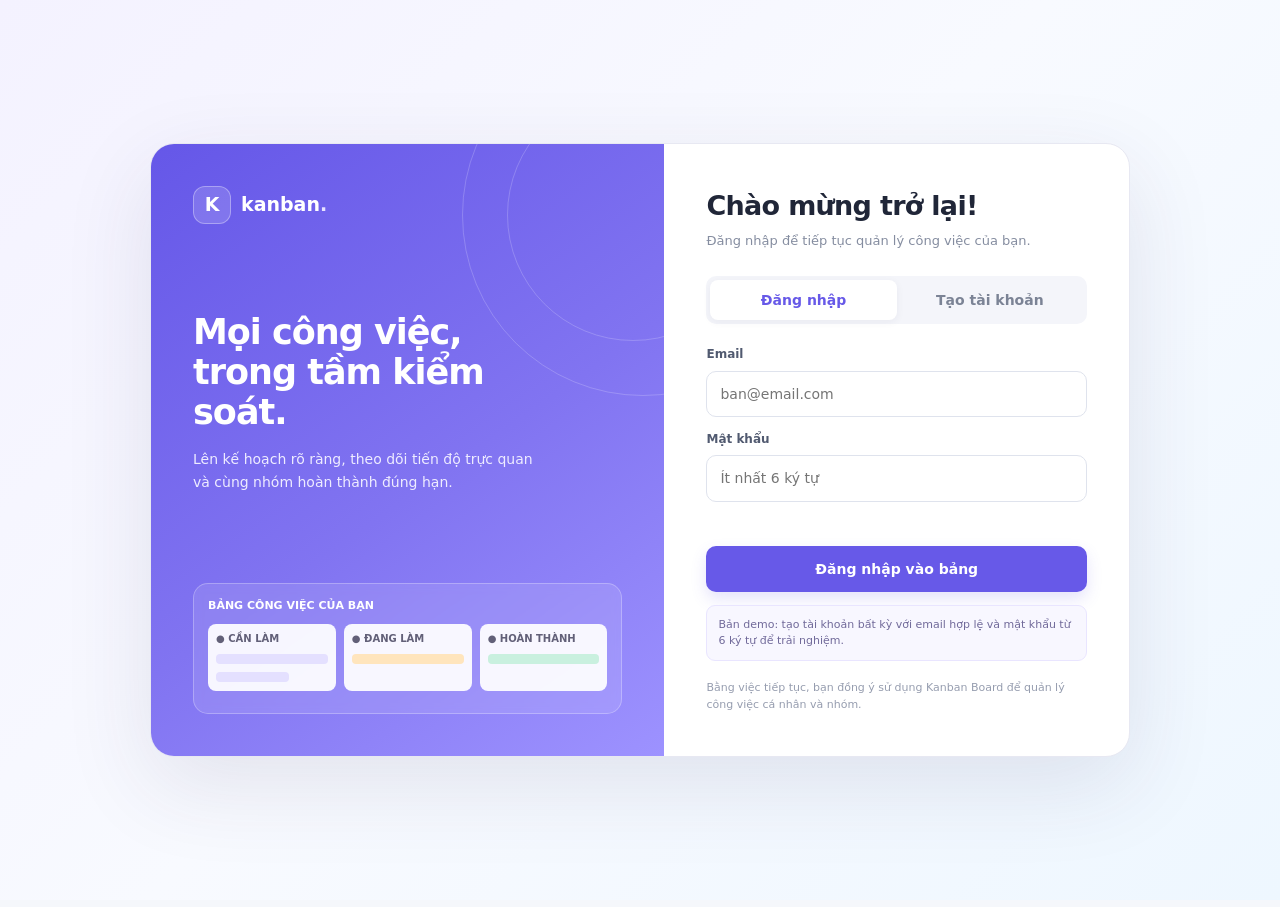
<file: index.html.html>
<!DOCTYPE html>
<html lang="vi">
<head>
<meta charset="UTF-8">
<meta name="viewport" content="width=device-width, initial-scale=1.0">
<title>Kanban Board</title>
<script>try{document.documentElement.setAttribute("data-theme",localStorage.getItem("kanban_theme")==="dark"?"dark":"light")}catch(e){}</script>
<style>
:root{--ink:#202638;--muted:#788197;--line:#e7eaf1;--bg:#f5f7fb;--purple:#6759e8;--purple2:#eeeaff;--green:#1c9b72;--orange:#d98526;--red:#d65363;--shadow:0 12px 35px rgba(33,42,75,.08)}
*{box-sizing:border-box}body{margin:0;background:var(--bg);color:var(--ink);font:14px/1.45 Inter,ui-sans-serif,system-ui,-apple-system,"Segoe UI",sans-serif}button,input,textarea,select{font:inherit}button{cursor:pointer;border:0}button:focus-visible,input:focus-visible,textarea:focus-visible,select:focus-visible{outline:3px solid #c9c3ff;outline-offset:2px}
.app{min-height:100vh;display:grid;grid-template-columns:245px minmax(0,1fr)}.sidebar{background:#fff;border-right:1px solid var(--line);padding:24px 16px;display:flex;flex-direction:column;gap:26px}.brand{display:flex;align-items:center;gap:11px;padding:0 10px;font-size:18px;font-weight:800;letter-spacing:-.5px}.brand-mark{height:34px;width:34px;border-radius:11px;background:var(--purple);display:grid;place-items:center;color:white;font-weight:900;box-shadow:0 5px 12px #6759e844}.nav-label{font-size:10px;color:#9aa2b3;letter-spacing:1.5px;font-weight:800;padding:0 12px;margin-bottom:8px}.nav-item{display:flex;align-items:center;gap:12px;padding:11px 12px;border-radius:10px;color:#70798d;margin:3px 0;cursor:pointer}.nav-item.active{background:var(--purple2);color:var(--purple);font-weight:700}.nav-item .ico{width:19px;text-align:center;font-size:16px}.side-board{display:flex;align-items:center;gap:9px;padding:10px 12px;border-radius:9px;color:#515a6f;cursor:pointer}.side-board.selected{background:#f6f5ff;color:var(--purple);font-weight:700}.dot{width:9px;height:9px;border-radius:3px;background:#8d7cf4}.dot.orange{background:#f1ad56}.dot.green{background:#53b99a}.sidebar-bottom{margin-top:auto;background:#f8f7ff;border:1px solid #e9e5ff;border-radius:14px;padding:15px}.sidebar-bottom strong{display:block;font-size:13px;margin-bottom:6px}.sidebar-bottom p{font-size:12px;color:var(--muted);margin:0 0 12px}.small-btn{background:white;border:1px solid #e6e2ff;color:var(--purple);border-radius:8px;padding:8px 10px;font-size:12px;font-weight:700;width:100%}
.main{min-width:0}.topbar{height:76px;background:#fff;border-bottom:1px solid var(--line);display:flex;align-items:center;justify-content:space-between;padding:0 34px;gap:18px}.search{position:relative;max-width:390px;width:42%;}.search input{width:100%;border:1px solid var(--line);border-radius:10px;background:#fafbfe;padding:11px 14px 11px 39px;outline:none}.search .glass{position:absolute;left:13px;top:10px;color:#929aad}.top-actions{display:flex;align-items:center;gap:15px}.icon-btn{width:37px;height:37px;border:1px solid var(--line);background:#fff;border-radius:10px;color:#697287;position:relative}.notify-dot{position:absolute;width:7px;height:7px;background:#ee6877;border:2px solid white;border-radius:50%;top:7px;right:7px}.profile{display:flex;align-items:center;gap:10px;padding-left:14px;border-left:1px solid var(--line)}.avatar{width:36px;height:36px;display:grid;place-items:center;border-radius:50%;background:#e5e1ff;color:#5746c9;font-weight:800}.profile-name{font-size:12px;font-weight:800}.profile-role{font-size:11px;color:var(--muted)}
.content{padding:28px 34px 38px;max-width:1700px;margin:auto}.crumb{font-size:12px;color:#929bad;margin-bottom:14px}.crumb span{color:#525b70}.heading-row{display:flex;align-items:flex-start;justify-content:space-between;gap:20px;margin-bottom:25px}.eyebrow{font-size:11px;font-weight:800;letter-spacing:1.4px;color:var(--purple);margin-bottom:7px}.heading-row h1{font-size:27px;letter-spacing:-.9px;margin:0 0 7px}.subtitle{color:var(--muted);margin:0;font-size:13px}.actions{display:flex;gap:9px;flex-wrap:wrap}.btn{border-radius:9px;padding:10px 14px;font-weight:750;display:inline-flex;align-items:center;justify-content:center;gap:8px}.btn-primary{background:var(--purple);color:#fff;box-shadow:0 5px 12px #6759e82b}.btn-light{background:#fff;border:1px solid var(--line);color:#626c80}.btn:hover{filter:brightness(.98);transform:translateY(-1px)}
.stats{display:grid;grid-template-columns:repeat(4,minmax(0,1fr));gap:14px;margin-bottom:25px}.stat{background:#fff;border:1px solid var(--line);border-radius:13px;padding:17px 18px;display:flex;justify-content:space-between;align-items:center;min-width:0}.stat-label{font-size:12px;color:var(--muted);margin-bottom:6px}.stat-number{font-size:24px;font-weight:800;letter-spacing:-.8px}.stat-note{font-size:11px;color:#7c879b;margin-top:4px}.stat-icon{width:41px;height:41px;border-radius:12px;display:grid;place-items:center;font-size:18px;background:#f0edff;color:var(--purple)}.stat:nth-child(2) .stat-icon{background:#fff3e5;color:#d9862a}.stat:nth-child(3) .stat-icon{background:#e6f8f1;color:#219b73}.stat:nth-child(4) .stat-icon{background:#eaf2ff;color:#5484d9}
.board-panel{background:#fff;border:1px solid var(--line);border-radius:15px;overflow:hidden}.board-toolbar{display:flex;align-items:center;justify-content:space-between;gap:14px;padding:17px 20px;border-bottom:1px solid var(--line);flex-wrap:wrap}.board-title{font-weight:800;font-size:15px}.board-subtitle{font-size:11px;color:var(--muted);margin-top:3px}.board-tools{display:flex;gap:8px;align-items:center}.filter-select{padding:9px 11px;border:1px solid var(--line);border-radius:8px;color:#626c80;background:#fff;max-width:150px}.board{display:grid;grid-template-columns:repeat(3,minmax(240px,1fr));gap:16px;padding:19px;background:#fafbfe;align-items:start;min-height:390px}.column{background:#f1f3f8;border-radius:12px;padding:12px;min-height:350px;border:1px solid transparent;transition:.15s}.column.drag-over{border:1px dashed var(--purple);background:#f0edff}.column-head{display:flex;justify-content:space-between;align-items:center;padding:4px 4px 13px}.column-name{display:flex;align-items:center;gap:8px;font-size:12px;font-weight:850;letter-spacing:.2px}.column-name .status-dot{width:8px;height:8px;border-radius:50%;background:#9aa4b7}.column[data-status="doing"] .status-dot{background:#edaa51}.column[data-status="done"] .status-dot{background:#43b18b}.count{background:#e3e6ef;color:#6d778b;padding:2px 7px;border-radius:6px;font-size:11px}.add-card{background:transparent;color:#8a93a5;font-size:18px;width:26px;height:26px;border-radius:7px}.add-card:hover{background:#e4e7f0;color:var(--purple)}.cards{display:flex;flex-direction:column;gap:10px;min-height:275px}.task-card{background:#fff;border:1px solid #e8ebf2;border-radius:11px;padding:13px;box-shadow:0 2px 4px #27314c05;cursor:grab}.task-card:active{cursor:grabbing}.task-card:hover{border-color:#d8d3ff;box-shadow:0 5px 15px #2830520b}.card-top{display:flex;justify-content:space-between;align-items:center;gap:8px;margin-bottom:9px}.tag{display:inline-flex;padding:4px 7px;border-radius:5px;font-size:10px;font-weight:800;background:#eeeaff;color:#6b5be7}.tag.orange{background:#fff0df;color:#bd7623}.tag.green{background:#e2f7ef;color:#1d936b}.tag.blue{background:#e8f1ff;color:#4d7ac4}.more{color:#9ba3b4;background:transparent;font-size:18px;line-height:1}.task-card h3{font-size:13px;line-height:1.4;margin:0 0 6px;letter-spacing:-.1px}.task-card p{font-size:11px;color:#8790a2;margin:0 0 12px;line-height:1.5}.card-meta{display:flex;justify-content:space-between;align-items:center;border-top:1px solid #f0f1f5;padding-top:10px;gap:7px}.due{font-size:10px;color:#788297;display:flex;align-items:center;gap:5px}.due.late{color:#d65363;font-weight:800}.due.soon{color:#c27b22;font-weight:750}.mini-avatar{width:25px;height:25px;border-radius:50%;display:grid;place-items:center;font-size:9px;font-weight:800;color:#5746c9;background:#e7e3ff;border:2px solid white;flex-shrink:0}.mini-avatar.orange{background:#ffead6;color:#a8631a}.mini-avatar.green{background:#dff5eb;color:#167b59}.mini-avatar.blue{background:#e0edff;color:#3767aa}.card-bottom{display:flex;justify-content:space-between;align-items:center;margin-top:9px;color:#939bad;font-size:10px}.checkline{display:flex;gap:5px;align-items:center}.progress{width:55px;height:4px;background:#edf0f6;border-radius:5px;overflow:hidden}.progress span{display:block;height:100%;background:#7e70ee;border-radius:5px}.empty{border:1px dashed #cdd2df;border-radius:9px;padding:22px 10px;text-align:center;color:#929bad;font-size:11px}
.footer-note{padding:13px 20px;color:#929bad;font-size:11px;border-top:1px solid var(--line);display:flex;justify-content:space-between;gap:12px;flex-wrap:wrap}.footer-note strong{color:#687286}
.modal-backdrop{position:fixed;inset:0;background:#1e243b80;display:none;align-items:center;justify-content:center;padding:18px;z-index:20}.modal-backdrop.open{display:flex}.modal{background:#fff;border-radius:16px;width:min(520px,100%);box-shadow:0 25px 80px #141a3040;overflow:hidden}.modal-head{padding:20px 22px;border-bottom:1px solid var(--line);display:flex;justify-content:space-between;align-items:center}.modal-head h2{margin:0;font-size:18px}.close{background:#f2f4f8;color:#697287;border-radius:8px;width:31px;height:31px;font-size:18px}.modal-body{padding:20px 22px;display:grid;gap:14px}.field{display:grid;gap:6px}.field label{font-size:12px;font-weight:800;color:#586176}.field input,.field textarea,.field select{width:100%;border:1px solid #dfe3ec;border-radius:9px;padding:11px 12px;background:#fff;color:var(--ink)}.field textarea{min-height:80px;resize:vertical}.field-row{display:grid;grid-template-columns:1fr 1fr;gap:12px}.modal-foot{padding:15px 22px;background:#fafbfe;border-top:1px solid var(--line);display:flex;justify-content:flex-end;gap:8px}.toast{position:fixed;right:22px;bottom:22px;background:#202638;color:white;padding:12px 16px;border-radius:10px;box-shadow:var(--shadow);z-index:30;opacity:0;transform:translateY(10px);transition:.2s;pointer-events:none}.toast.show{opacity:1;transform:translateY(0)}.mobile-menu{display:none}

.login-screen{position:fixed;inset:0;z-index:100;background:linear-gradient(135deg,#f4f2ff 0%,#f8faff 48%,#eef7ff 100%);display:none;align-items:center;justify-content:center;padding:22px;overflow:auto}.login-screen.show{display:flex}.login-wrap{width:min(980px,100%);display:grid;grid-template-columns:1.05fr .95fr;background:#fff;border:1px solid #e7e8f2;border-radius:24px;overflow:hidden;box-shadow:0 28px 90px #33315d1c;min-height:570px}.login-visual{background:linear-gradient(145deg,#6557e8,#8174f1 55%,#9d92ff);padding:42px;color:#fff;display:flex;flex-direction:column;justify-content:space-between;position:relative;overflow:hidden}.login-visual:before,.login-visual:after{content:"";position:absolute;border:1px solid #ffffff32;border-radius:50%;width:360px;height:360px;right:-160px;top:-110px}.login-visual:after{width:250px;height:250px;right:-95px;top:-55px}.login-brand{display:flex;align-items:center;gap:10px;font-size:19px;font-weight:850;position:relative;z-index:1}.login-brand-mark{display:grid;place-items:center;width:38px;height:38px;border-radius:12px;background:#ffffff26;border:1px solid #ffffff55;font-weight:900}.login-promo{position:relative;z-index:1}.login-promo h2{font-size:35px;line-height:1.15;letter-spacing:-1px;margin:0 0 15px;max-width:380px}.login-promo p{color:#eeecff;line-height:1.7;max-width:360px;margin:0}.login-preview{position:relative;z-index:1;background:#ffffff1c;border:1px solid #ffffff45;border-radius:15px;padding:14px;backdrop-filter:blur(5px)}.preview-row{display:flex;gap:8px;margin-bottom:8px}.preview-col{flex:1;min-height:67px;background:#ffffffed;border-radius:8px;padding:8px;color:#626078;font-size:10px;font-weight:800}.preview-card{height:10px;border-radius:4px;background:#e4e0ff;margin-top:8px}.preview-card.short{width:65%}.login-form-side{padding:42px;display:flex;flex-direction:column;justify-content:center}.login-form-side h1{font-size:27px;letter-spacing:-.7px;margin:0 0 7px}.login-lead{font-size:13px;color:#858da0;margin:0 0 25px}.auth-tabs{display:grid;grid-template-columns:1fr 1fr;background:#f4f5fa;border-radius:10px;padding:4px;margin-bottom:22px}.auth-tab{padding:10px;border-radius:8px;background:transparent;color:#7b8395;font-weight:750}.auth-tab.active{background:#fff;color:var(--purple);box-shadow:0 2px 8px #252b480e}.auth-fields{display:grid;gap:14px}.auth-field{display:grid;gap:7px}.auth-field label{font-size:12px;font-weight:800;color:#515a70}.auth-field input{width:100%;border:1px solid #dfe3ed;border-radius:10px;padding:12px 13px;background:#fff;outline:none}.auth-field input:focus{border-color:#9287f4;box-shadow:0 0 0 3px #eeeaff}.auth-submit{width:100%;margin-top:20px;padding:13px;border-radius:10px;background:var(--purple);color:white;font-weight:800;box-shadow:0 7px 15px #6759e82b}.auth-error{font-size:12px;color:#c93f55;min-height:16px;margin-top:8px}.auth-foot{font-size:11px;line-height:1.6;color:#969daf;margin-top:18px}.auth-demo{font-size:11px;background:#f8f7ff;border:1px solid #e9e5ff;padding:11px;border-radius:9px;color:#716a9a;margin-top:13px}.logout-btn{background:transparent;color:#8a93a5;font-size:11px;padding:2px;text-align:left}.logout-btn:hover{color:var(--purple)}
@media(max-width:760px){.login-wrap{grid-template-columns:1fr;max-width:480px}.login-visual{display:none}.login-form-side{padding:30px 24px}.login-screen{padding:12px}}

@media(max-width:1050px){.app{grid-template-columns:205px minmax(0,1fr)}.content{padding:24px 20px}.topbar{padding:0 20px}.board{grid-template-columns:repeat(3,minmax(215px,1fr));overflow-x:auto}.stats{grid-template-columns:repeat(2,minmax(0,1fr))}}
@media(max-width:760px){.app{display:block}.sidebar{display:none}.topbar{height:64px;padding:0 14px}.mobile-menu{display:inline-grid;place-items:center}.search{width:100%;max-width:none}.profile-name,.profile-role{display:none}.profile{padding-left:8px}.top-actions{gap:8px}.content{padding:20px 12px}.heading-row{display:block}.heading-row h1{font-size:23px}.actions{margin-top:15px}.stats{gap:9px}.stat{padding:13px}.stat-number{font-size:21px}.stat-icon{width:34px;height:34px}.board-toolbar{padding:14px}.board{grid-template-columns:repeat(3,minmax(260px,1fr));padding:12px;gap:12px}.field-row{grid-template-columns:1fr}.footer-note{padding:12px 14px}}
 .notification-wrap{position:relative}.notify-count{position:absolute;top:-7px;right:-7px;min-width:18px;height:18px;padding:0 4px;border-radius:10px;background:#d65363;color:#fff;font-size:10px;font-weight:800;line-height:18px}.notification-panel{position:absolute;top:48px;right:0;width:min(350px,calc(100vw - 28px));background:#fff;border:1px solid var(--line);border-radius:12px;box-shadow:var(--shadow);z-index:15;display:none;overflow:hidden}.notification-panel.open{display:block}.notification-head{padding:13px 15px;font-weight:800;border-bottom:1px solid var(--line)}.notification-list{max-height:330px;overflow:auto}.notification-item{display:block;width:100%;text-align:left;padding:12px 15px;background:#fff;border-bottom:1px solid #f0f1f5;color:var(--ink)}.notification-item:hover{background:#fff7f7}.notification-item strong{display:block;color:#c83f50;font-size:12px;margin-bottom:3px}.notification-item span,.notification-empty{display:block;color:#747d90;font-size:11px}.notification-empty{padding:16px}.voice-row{display:flex;gap:8px}.voice-row input{min-width:0;flex:1}.voice-status{font-size:11px;color:var(--muted);min-height:15px}.voice-btn.listening{background:#fff0f1;color:#c83f50;border-color:#f4c6cb}

[hidden]{display:none!important}
.sidebar{overflow-y:auto}.nav-label{display:flex;justify-content:space-between;align-items:center}.nav-plus{background:#f0edff;color:var(--purple);width:22px;height:22px;border-radius:7px;font-weight:800;line-height:1}.nav-plus:hover{background:#e3deff}
.dot.green{background:#53b99a}.side-board .side-name{flex:1;overflow:hidden;text-overflow:ellipsis;white-space:nowrap}.side-empty{font-size:11px;color:#9aa2b3;padding:6px 12px}
.sidebar.open{display:flex!important;position:fixed;z-index:40;inset:0 auto 0 0;width:265px;box-shadow:0 0 0 100vw #1e243b66}
.heading-row h1{display:flex;align-items:center;gap:8px}.rename-btn{background:transparent;color:#a0a7b6;font-size:19px;padding:0 4px}.rename-btn:hover{color:var(--purple)}
.actions{align-items:center}.avatars{display:flex;margin-right:6px}.avatars .mini-avatar{width:31px;height:31px;font-size:10px;margin-left:-7px;border:2px solid #fff}.avatars .mini-avatar:first-child{margin-left:0}
.modal{max-height:92vh;display:flex;flex-direction:column;width:min(560px,100%)}.modal-body{overflow:auto}.btn-danger{background:#fff0f1;color:#c83f50;border:1px solid #f4c6cb}.btn-danger.armed{background:#d65363;color:#fff}
.ck-count{font-weight:600;color:var(--muted);margin-left:6px}.ck-bar,.progress.wide{height:6px;background:#edf0f6;border-radius:6px;overflow:hidden}.ck-bar span,.progress.wide span{display:block;height:100%;background:linear-gradient(90deg,#7e70ee,#53b99a);border-radius:6px;transition:width .2s}
.ck-list{display:grid;gap:6px;max-height:190px;overflow:auto}.ck-row{display:flex;align-items:center;gap:8px}.ck-row input[type=checkbox]{width:17px;height:17px;accent-color:var(--purple);flex-shrink:0}.ck-row .ck-text{flex:1;border:1px solid transparent;border-radius:7px;padding:7px 8px;background:#f8f9fc}.ck-row .ck-text:focus{border-color:#cfc8ff;background:#fff}.ck-row.is-done .ck-text{text-decoration:line-through;color:#9aa2b3}.ck-del{background:transparent;color:#a0a7b6;font-size:18px;width:26px;height:26px;border-radius:6px}.ck-del:hover{background:#fff0f1;color:#c83f50}.ck-add{display:flex;gap:8px}.ck-add input{flex:1;border:1px solid #dfe3ec;border-radius:9px;padding:10px 12px}
.card-check{margin-top:2px;margin-bottom:10px}.check-head{display:flex;justify-content:space-between;font-size:10px;color:#788297;margin-bottom:5px;font-weight:700}.mini-check{list-style:none;margin:8px 0 0;padding:0;display:grid;gap:4px}.mini-check label{display:flex;gap:7px;align-items:center;font-size:11px;color:#59627a;cursor:pointer}.mini-check input{accent-color:var(--purple);margin:0}.mini-check .done{text-decoration:line-through;color:#a3abbb}.mini-more{font-size:10px;color:#9aa2b3}
.due em{font-style:normal;font-weight:750;margin-left:3px}.due.warn{color:#c27b22}.assignee{display:flex;align-items:center;gap:6px;font-size:11px;color:#616b80;font-weight:650;min-width:0}.assignee .aname{overflow:hidden;text-overflow:ellipsis;white-space:nowrap;max-width:80px}.assignee.none{color:#a3abbb;font-weight:500}
.notification-head{display:flex;justify-content:space-between;align-items:center}.notification-head button{background:transparent;color:var(--purple);font-size:11px;font-weight:700}.notif-group{padding:8px 15px 4px;font-size:10px;font-weight:800;letter-spacing:1px;color:#9aa2b3;background:#fafbfe}.notification-item{position:relative}.notification-item.unread{background:#fffafa}.notification-item.unread:before{content:"";position:absolute;left:5px;top:19px;width:6px;height:6px;border-radius:50%;background:#d65363}.notification-item .n-title{display:block;color:var(--ink);font-size:12px;font-weight:700;margin-bottom:2px}.n-late strong{color:#c83f50}.n-soon strong{color:#b8731b}.n-up strong{color:#5b6579}.notification-foot{padding:10px 15px;border-top:1px solid var(--line);font-size:11px;color:#788297;display:flex;gap:8px;align-items:center;justify-content:space-between}.notification-foot button{background:#f0edff;color:var(--purple);padding:6px 9px;border-radius:7px;font-weight:700;font-size:11px}
.voice-chip{font-size:11px;background:#f8f7ff;border:1px solid #e9e5ff;color:#6a62a8;border-radius:8px;padding:8px 10px;margin-top:4px}.voice-chip:empty{display:none}.voice-hint{font-size:10px;color:#9aa2b3}
.invite-box{display:flex;gap:8px}.invite-box input{flex:1;min-width:0;border:1px solid #dfe3ec;border-radius:9px;padding:11px 12px;background:#fafbfe;color:#59627a}.member-list{display:grid;gap:8px}.member-row{display:flex;align-items:center;gap:10px;padding:8px 10px;border:1px solid var(--line);border-radius:10px}.member-row .m-name{flex:1;font-weight:700;font-size:13px}.member-row .m-role{font-size:11px;color:var(--muted)}.member-row .mini-avatar{width:30px;height:30px}.m-del{background:transparent;color:#a0a7b6;font-size:16px;width:26px;height:26px;border-radius:6px}.m-del:hover{background:#fff0f1;color:#c83f50}.note{font-size:11px;line-height:1.6;color:#716a9a;background:#f8f7ff;border:1px solid #e9e5ff;border-radius:9px;padding:10px 12px}
.invite-banner{background:#f0edff;border:1px solid #ddd7ff;color:#5746c9;border-radius:10px;padding:11px 12px;font-size:12px;font-weight:650;margin-bottom:14px}
.board-title-wrap{min-width:0}.type-pill{display:inline-block;font-size:10px;font-weight:800;padding:3px 8px;border-radius:6px;margin-left:8px;vertical-align:middle;background:#e6f8f1;color:#1d936b}.type-pill.personal{background:#eeeaff;color:#6b5be7}
@media(max-width:760px){.heading-row h1{font-size:23px}.avatars{display:none}.actions{margin-top:15px}}
.card-meta{align-items:flex-end}.due{display:block;line-height:1.55}.due em{display:block;margin-left:0}.assignee{flex-shrink:0}.assignee .aname{max-width:90px}
#deleteBoardBtn{background:#fff;border:1px solid var(--line);color:#c83f50}#deleteBoardBtn.armed{background:#d65363;color:#fff;border-color:#d65363}#assigneeFilter{min-width:190px}

.week-wrap{padding:18px 20px 22px}.week-bar{display:flex;align-items:center;gap:10px;flex-wrap:wrap;margin-bottom:14px}.week-label{font-weight:800;font-size:15px;margin-left:6px}
.week-scroll{overflow-x:auto;padding-bottom:6px}.week-grid{display:grid;grid-template-columns:84px repeat(7,minmax(172px,1fr));gap:10px;min-width:1330px}
.wk-day{border-radius:11px;padding:10px 6px;font-weight:800;font-size:14px;color:#fff;background:var(--purple);text-align:center;transition:transform .15s,box-shadow .15s}.wk-day small{display:block;font-weight:600;font-size:10.5px;opacity:.88;margin-top:2px}.wk-day:hover{transform:translateY(-2px);box-shadow:0 8px 18px #6759e840}.wk-day.today{background:#f0b429;color:#5a3f00}
.wk-rowlabel{border-radius:12px;color:#fff;font-weight:800;font-size:13px;display:grid;place-items:center;text-align:center;padding:8px;background:#4b5a86}.wk-rowlabel.doing{background:var(--orange)}.wk-rowlabel.done{background:var(--green)}
.wk-cell{background:#fff;border:1px solid var(--line);border-radius:12px;padding:8px;min-height:128px;display:flex;flex-direction:column;gap:8px;position:relative;padding-bottom:30px}.wk-cell.doing{background:#fffaf3;border-color:#f5e3c8}.wk-cell.done{border-color:#cfeadf}.wk-cell.drag-over,.tray-cards.drag-over{outline:2px dashed var(--purple);outline-offset:-3px;background:#f6f4ff}
.wk-add{position:absolute;right:7px;bottom:6px;width:24px;height:24px;border-radius:7px;background:#f0edff;color:var(--purple);font-weight:800;opacity:0;transition:opacity .15s}.wk-cell:hover .wk-add{opacity:1}@media(hover:none){.wk-add{opacity:.8}}
.task-card.compact{padding:10px 11px}.task-card.compact h3{font-size:12.5px;margin:6px 0 6px;line-height:1.35}.task-card.compact .card-meta{margin-top:6px;padding-top:6px}.task-card.compact .check-head{margin-bottom:4px}.task-card.compact .card-check{margin-bottom:4px}
.week-tray{margin-top:16px;display:grid;gap:12px}.tray-title{font-weight:800;font-size:13px}.tray-title small{font-weight:500;color:var(--muted);margin-left:8px}.tray-title.late{color:#c83f50}.tray-cards{display:grid;grid-template-columns:repeat(auto-fill,minmax(210px,1fr));gap:10px;margin-top:8px;min-height:54px;border:1px dashed #dcdff0;border-radius:12px;padding:10px}.tray-empty{font-size:12px;color:#a3abbb;align-self:center}
.zoom-bar{display:flex;justify-content:space-between;align-items:center;gap:12px;flex-wrap:wrap;margin-bottom:16px}.zoom-nav{display:flex;align-items:center;gap:12px}.zoom-title{font-size:20px;font-weight:850}
.zoom-board{animation:zoomIn .22s ease-out;padding:0}@keyframes zoomIn{from{opacity:0;transform:scale(.94)}to{opacity:1;transform:scale(1)}}
.week-grid{grid-template-columns:72px repeat(7,minmax(122px,1fr));gap:8px;min-width:960px}.wk-cell{padding:6px 6px 28px;gap:6px}.wk-day{font-size:13px;padding:9px 4px}.wk-rowlabel{font-size:12px;padding:6px 4px}.task-card.compact{padding:8px 9px}.task-card.compact .tag{font-size:9.5px}.task-card.compact .due{font-size:10px}

.vn-clock{display:flex;flex-direction:column;align-items:center;line-height:1.15;padding:6px 14px;border:1px solid #e3defc;background:#f8f7ff;border-radius:12px;white-space:nowrap}.clock-time{font-size:19px;font-weight:850;color:var(--purple);font-variant-numeric:tabular-nums;letter-spacing:.5px}.clock-date{font-size:10.5px;font-weight:650;color:#7b84a0;margin-top:2px}.clock-date:before{content:"🇻🇳 ";font-size:10px}
#board,.board.zoom-board{grid-template-columns:minmax(310px,1.55fr) repeat(2,minmax(215px,1fr))}
.wk-cell.todo{min-height:230px}.wk-cell.doing,.wk-cell.done{min-height:104px}
.wk-cell.today-col{background:#faf9ff;border-color:#cfc8ff;box-shadow:0 0 0 2px #6759e826}.wk-cell.doing.today-col{background:#fff6e8;border-color:#f3cf9a}.wk-cell.done.today-col{background:#f1fbf6;border-color:#a9dcc6}
.wk-day.today{font-size:16px;padding:12px 6px;box-shadow:0 8px 18px #f0b42955}.wk-day.today small{font-size:11.5px}
.wk-cell.today-col .task-card{box-shadow:0 6px 16px #2a315a14}
@media(max-width:1050px){.vn-clock .clock-date{display:none}.clock-time{font-size:16px}}
@media(max-width:760px){.vn-clock{padding:4px 8px}.clock-time{font-size:14px}}

.week-spacer{flex:1}.week-voice-status{font-size:11.5px;color:#6a62a8;max-width:360px}#weekMic.listening,.voice-btn.listening{background:#d65363;color:#fff;border-color:#d65363}
.wk-rowlabel.events{background:#3c8d9c}.wk-cell.events{background:#f2f8fa;border:1px dashed #b9d9e0;min-height:62px;padding:6px;gap:6px}.wk-cell.events.today-col{background:#eaf5f8;border-color:#7fc0cf}
.ev-chip{display:flex;flex-direction:column;gap:2px;text-align:left;width:100%;padding:7px 9px;border-radius:9px;background:#fff;border:1px solid #cfe5ea;border-left:4px solid #3c8d9c;font-size:11px;color:#2b4a52;transition:transform .12s,box-shadow .12s}.ev-chip:hover{transform:translateY(-1px);box-shadow:0 5px 14px #3c8d9c26}
.ev-chip .ev-time{font-weight:800;font-size:11px;color:#2b7f90;display:flex;gap:6px;align-items:center;flex-wrap:wrap}.ev-chip .ev-title{font-weight:700;color:var(--ink);font-size:12px;line-height:1.3}.ev-chip .ev-place{color:#6a7f86;font-size:10.5px}
.ev-chip.live{border-left-color:#1c9b72;background:#effaf5;box-shadow:0 0 0 2px #1c9b7226}.ev-live{background:#1c9b72;color:#fff;font-size:9px;padding:2px 6px;border-radius:5px;font-weight:800}.ev-chip.past{opacity:.55}
.zoom-events{margin-bottom:16px}.ev-list{display:grid;grid-template-columns:repeat(auto-fill,minmax(240px,1fr));gap:10px;margin-top:8px}
.day-picks{display:flex;gap:6px;flex-wrap:wrap}.dp input{position:absolute;opacity:0;pointer-events:none}.dp{position:relative;cursor:pointer}.dp span{display:block;padding:9px 13px;border:1px solid #dfe3ec;border-radius:9px;font-weight:750;font-size:12px;color:#59627a;background:#fff}.dp input:checked+span{background:var(--purple);border-color:var(--purple);color:#fff}.dp input:focus-visible+span{outline:2px solid #b9b1ff}
.quick-picks{display:flex;gap:8px;margin-top:8px;flex-wrap:wrap}.quick-picks button{background:#f0edff;color:var(--purple);font-size:11px;font-weight:700;padding:6px 10px;border-radius:7px}.ev-warn{font-size:11.5px;line-height:1.55;color:#a8641a;background:#fff7e8;border:1px solid #f6dfb5;border-radius:9px;padding:9px 11px}

.side-settings{margin:14px 0 8px}.side-gear{width:18px;text-align:center;font-size:15px;color:#8a93a5}
.theme-grid{display:grid;grid-template-columns:1fr 1fr;gap:12px}.theme-card{border:2px solid var(--line);border-radius:14px;padding:10px;background:transparent;text-align:center;display:grid;gap:9px;transition:border-color .15s,box-shadow .15s}.theme-card:hover{border-color:#cfc8ff}.theme-card.active{border-color:var(--purple);box-shadow:0 0 0 3px #6759e826}.theme-name{font-weight:800;font-size:13px;color:var(--ink)}
.theme-preview{height:78px;border-radius:9px;padding:9px;display:grid;grid-template-columns:1fr 1fr 1fr;gap:6px;border:1px solid #d9deea}.theme-preview i{display:block;border-radius:6px;background:#fff;border:1px solid #e3e7f0}.theme-preview i:nth-child(2){background:#eeeaff}.theme-preview.light{background:#f5f7fb}.theme-preview.dark{background:#0d101d;border-color:#2c3350}.theme-preview.dark i{background:#222842;border-color:#323a5c}.theme-preview.dark i:nth-child(2){background:#2f2a5a}
html.theme-anim,html.theme-anim *{transition:background-color .25s,color .25s,border-color .25s!important}
/* Bố cục cố định: thanh trên đứng yên, thanh bên cuộn riêng */
.sidebar{position:sticky;top:0;height:100vh;align-self:start;overflow-y:auto;overscroll-behavior:contain}
.sidebar.open{position:fixed;top:0;height:100%}
.topbar{position:sticky;top:0;z-index:10;transition:box-shadow .2s}
.topbar.scrolled{box-shadow:0 8px 22px #1a213a14}
.sidebar::-webkit-scrollbar{width:6px}.sidebar::-webkit-scrollbar-thumb{background:#d5d9e6;border-radius:6px}

.board{overflow-x:auto}
.wk-cell.first{min-height:230px}.wk-cell.custom{min-height:104px}.wk-cell.todo{min-height:104px}.wk-cell.todo.first{min-height:230px}
.swatches{display:flex;gap:7px;flex-wrap:wrap;margin-top:7px}.swatch{width:22px;height:22px;border-radius:50%;border:2px solid transparent;box-shadow:0 0 0 1px #0000001f inset;padding:0;position:relative}.swatch.on{border-color:var(--ink);transform:scale(1.12)}.swatch.none{background:#fff;border:1px dashed #b5bccd}.swatch.none:after{content:"×";position:absolute;inset:0;display:grid;place-items:center;font-size:13px;color:#8a93a5}
.cols-list{display:grid;gap:10px;margin:14px 0}.col-row{display:flex;align-items:center;gap:10px;flex-wrap:wrap;padding:10px;border:1px solid var(--line);border-radius:11px}.col-row .col-name{flex:1;min-width:140px;border:1px solid #dfe3ec;border-radius:8px;padding:9px 10px;font-weight:700}.col-row .swatches{margin:0}.col-done{display:flex;gap:6px;align-items:center;font-size:12px;font-weight:700;color:#59627a;white-space:nowrap}.col-done input{accent-color:var(--purple)}.col-ctl{background:#f0edff;color:var(--purple);width:26px;height:26px;border-radius:7px;font-weight:800}.col-ctl:disabled{opacity:.35}.col-ctl.del{background:#fff0f1;color:#c83f50}

.att-list,.cm-list{display:grid;gap:8px;margin-bottom:8px}.att-row{display:flex;align-items:center;gap:10px;padding:8px 10px;border:1px solid var(--line);border-radius:10px;font-size:12px}.att-row .att-ico{width:34px;height:34px;border-radius:8px;background:#f0edff;display:grid;place-items:center;font-size:16px;overflow:hidden;flex-shrink:0}.att-row .att-ico img{width:100%;height:100%;object-fit:cover}.att-row .att-name{flex:1;min-width:0;font-weight:700;overflow:hidden;text-overflow:ellipsis;white-space:nowrap;color:var(--ink)}.att-row .att-size{color:var(--muted);font-size:11px;white-space:nowrap}.att-row a{color:var(--purple);font-weight:700;text-decoration:none;font-size:11px}.att-add{display:flex;gap:8px;align-items:center;flex-wrap:wrap}.att-add input[type=text],.att-add #attLink{flex:1;min-width:150px;border:1px solid #dfe3ec;border-radius:9px;padding:10px 12px}.att-file{cursor:pointer}
.cm{display:flex;gap:10px}.cm .mini-avatar{width:30px;height:30px;flex-shrink:0}.cm-body{flex:1;min-width:0;background:#f8f9fc;border:1px solid var(--line);border-radius:10px;padding:8px 11px}.cm-head{display:flex;gap:8px;align-items:center;font-size:11px;color:var(--muted)}.cm-head b{color:var(--ink);font-size:12px}.cm-head .cm-del{margin-left:auto;background:transparent;color:#a0a7b6;font-size:15px;line-height:1}.cm-head .cm-del:hover{color:#c83f50}.cm-text{font-size:12.5px;line-height:1.55;margin-top:3px;white-space:pre-wrap;word-break:break-word;color:var(--ink)}.mention{background:#e8e4ff;color:#5746c9;border-radius:5px;padding:0 4px;font-weight:700}
.cm-add{display:flex;gap:8px;align-items:flex-end}.cm-box{position:relative;flex:1}.cm-box textarea{width:100%;border:1px solid #dfe3ec;border-radius:9px;padding:10px 12px;resize:vertical;min-height:54px}.mention-pop{position:absolute;left:0;right:0;bottom:100%;margin-bottom:4px;background:#fff;border:1px solid var(--line);border-radius:10px;box-shadow:var(--shadow);max-height:180px;overflow:auto;z-index:5}.mention-pop button{display:flex;gap:9px;align-items:center;width:100%;text-align:left;padding:8px 11px;background:transparent;font-size:12.5px;font-weight:650;color:var(--ink)}.mention-pop button.on,.mention-pop button:hover{background:#f0edff}.mention-pop .mini-avatar{width:24px;height:24px;font-size:9px}
.card-badges{display:flex;gap:10px;font-size:11px;color:#7b84a0;font-weight:700;margin:0 0 8px}
.notif-mention strong{color:#5746c9}

.modal.wide{width:min(760px,100%)}
.kpis{display:grid;grid-template-columns:repeat(auto-fit,minmax(130px,1fr));gap:10px;margin-bottom:6px}.kpi{border:1px solid var(--line);border-radius:12px;padding:12px 14px}.kpi b{display:block;font-size:24px;font-weight:850;color:var(--ink)}.kpi span{font-size:11px;color:var(--muted);font-weight:650}.kpi.bad b{color:#d65363}
.st-sec{margin-top:18px}.st-sec h3{margin:0 0 10px;font-size:13px;font-weight:850;color:var(--ink)}
.bar-row{display:grid;grid-template-columns:130px 1fr 74px;gap:10px;align-items:center;margin-bottom:8px;font-size:12px}.bar-label{font-weight:650;color:#59627a;overflow:hidden;text-overflow:ellipsis;white-space:nowrap}.bar-track{height:12px;background:#edf0f6;border-radius:8px;overflow:hidden;display:flex}.bar-track span{display:block;height:100%;border-radius:8px;transition:width .3s}.bar-val{font-weight:800;color:var(--ink);text-align:right;white-space:nowrap}.bar-val small{font-weight:600;color:var(--muted)}
.day-bars{display:grid;grid-template-columns:repeat(7,1fr);gap:8px;align-items:end;height:150px}.day-bar{display:flex;flex-direction:column;align-items:center;justify-content:flex-end;height:100%;gap:4px;font-size:11px}.db-fill{width:70%;min-height:3px;border-radius:7px 7px 3px 3px;background:linear-gradient(180deg,#8b7ff5,#6759e8)}.day-bar.today .db-fill{background:linear-gradient(180deg,#f6c453,#f0a43c)}.db-val{font-weight:800;color:var(--ink)}.db-label{text-align:center;color:var(--muted);line-height:1.25;font-weight:650}
.legend{display:flex;gap:14px;font-size:11px;color:var(--muted);margin-top:6px}.legend i{display:inline-block;width:9px;height:9px;border-radius:3px;margin-right:5px}
.guide .modal-body{min-height:300px}.guide-hero{font-size:44px;line-height:1;margin-bottom:10px}.guide-step h3{margin:0 0 8px;font-size:19px}.guide-step p{margin:0 0 10px;color:#59627a;line-height:1.65;font-size:13.5px}.guide-step ul{margin:8px 0 0;padding-left:20px;color:var(--ink);line-height:1.8;font-size:13px}.guide-step code,.guide-step .ex{display:block;background:#f8f7ff;border:1px solid #e9e5ff;border-radius:9px;padding:9px 12px;font-size:12px;color:#5746c9;margin:6px 0;font-style:normal}
.guide-dots{display:flex;gap:7px;justify-content:center;margin-top:16px}.guide-dots i{width:8px;height:8px;border-radius:50%;background:#d9dcea}.guide-dots i.on{background:var(--purple);width:22px;border-radius:6px}
@media(max-width:620px){.bar-row{grid-template-columns:96px 1fr 60px}}

.toast.has-action{pointer-events:auto;display:flex;gap:14px;align-items:center}.toast-undo{background:#ffffff26;color:#fff;font-weight:800;font-size:12px;padding:6px 12px;border-radius:8px;border:1px solid #ffffff55}.toast-undo:hover{background:#ffffff40}
.task-card.dragging{opacity:.4}.task-card.insert-before{box-shadow:0 -4px 0 0 var(--purple)}.cards.insert-end{box-shadow:inset 0 -4px 0 0 var(--purple)}
.task-card{-webkit-touch-callout:none}.touch-dragging,.touch-dragging *{user-select:none!important;-webkit-user-select:none!important}
.touch-ghost{position:fixed!important;z-index:300;pointer-events:none;opacity:.94;transform:rotate(2deg) scale(1.03);box-shadow:0 18px 40px #1a213a55;margin:0!important}
.wk-rowlabel{position:sticky;left:0;z-index:3}
.week-hint{display:none;font-size:11px;color:var(--muted);margin:-6px 0 10px}@media(hover:none){.week-hint{display:block}}

.ev-edit{color:#d98526;font-size:11px}#evOne{border:1px dashed #cfc8ff;border-radius:11px;padding:12px;background:#faf9ff}#evOne>label{margin-bottom:8px}

.quick-form{flex:1 1 100%;display:flex;gap:8px}.quick-form input{flex:1;min-width:0;border:1px solid #dfe3ec;border-radius:10px;padding:10px 13px;font-size:12.5px}

.notification-item.has-actions{padding:0;cursor:default}.notification-item.has-actions:hover{background:inherit}.ni-main{display:block;width:100%;text-align:left;padding:12px 15px 6px;background:transparent;color:inherit}.ni-main:hover .n-title{text-decoration:underline}
.ni-actions{display:flex;gap:8px;padding:4px 15px 12px}.ni-actions button{flex:1;padding:8px 6px;border-radius:8px;font-size:11.5px;font-weight:800;border:1px solid transparent}.ni-done{background:#e6f8f1;color:#1d936b;border-color:#bfe8d8}.ni-done:hover{background:#d3f1e5}.ni-no{background:#f3f4f8;color:#59627a;border-color:#e1e4ee}.ni-no:hover{background:#e9ebf3}
.ni-ack{padding:2px 15px 12px;font-size:11px;color:#8a93a5;font-weight:650}

.ro-board{font-size:11px;font-weight:850;letter-spacing:.6px;color:#8a93a5;margin:16px 0 7px}.ro-row{border:1px solid var(--line);border-radius:12px;padding:11px 13px;margin-bottom:8px;transition:opacity .2s,background .2s}.ro-row.decided{opacity:.7;background:#f8f9fc}
.ro-title{font-weight:800;font-size:13px;color:var(--ink)}.ro-meta{font-size:11px;color:#747d90;margin-top:3px}.ro-late{color:#c83f50;font-weight:750}
.ro-actions{display:flex;gap:7px;flex-wrap:wrap;margin-top:10px}.ro-actions button{padding:8px 12px;border-radius:8px;font-size:11.5px;font-weight:800;border:1px solid transparent}
.ro-done{background:#e6f8f1;color:#1d936b;border-color:#bfe8d8}.ro-move{background:#f0edff;color:#5746c9;border-color:#ddd7ff}.ro-keep{background:#f3f4f8;color:#59627a;border-color:#e1e4ee}.ro-actions button:hover{filter:brightness(.96)}
.ro-result{margin-top:9px;font-size:11.5px;font-weight:750;color:#1d936b}.ro-result.keep{color:#747d90}
.rollover-link{background:#f6f2ff;color:#5746c9;font-weight:800;font-size:12px}

.dot.teal{background:#3c8d9c}
.course{background:#fff;border:1px solid var(--line);border-radius:16px;box-shadow:var(--shadow);margin-bottom:18px;overflow:hidden}
.course-head{display:flex;gap:12px;align-items:center;flex-wrap:wrap;padding:14px 18px;border-bottom:1px solid var(--line)}.course-name{flex:1;min-width:180px;font-size:16px;font-weight:850;border:1px solid transparent;border-radius:9px;padding:8px 10px;background:transparent;color:var(--ink)}.course-name:hover,.course-name:focus{border-color:#dfe3ec;background:#fff}
.course-scale-wrap{font-size:12px;color:var(--muted);font-weight:650;display:flex;align-items:center;gap:6px}.course-scale{width:62px;border:1px solid #dfe3ec;border-radius:8px;padding:7px 8px;text-align:center}
.grade-scroll{overflow-x:auto}.grade-table{border-collapse:collapse;width:100%;min-width:760px}.grade-table th,.grade-table td{border:1px solid var(--line);padding:10px 8px;text-align:center;vertical-align:middle}.grade-table th{background:#f6f7fb;font-weight:750;font-size:12.5px;color:#3b4560}
.gt-name{display:flex;align-items:center;gap:4px;justify-content:center}.gt-cname{width:100%;min-width:90px;text-align:center;border:1px solid transparent;border-radius:7px;padding:6px 4px;background:transparent;font-weight:750;font-size:12.5px;color:#3b4560}.gt-cname:hover,.gt-cname:focus{border-color:#dfe3ec;background:#fff}
.gt-w{display:flex;align-items:center;justify-content:center;gap:4px;margin-top:6px;font-size:12px;color:var(--muted)}.gt-cw{width:52px;border:1px solid #dfe3ec;border-radius:7px;padding:5px 4px;text-align:center;font-weight:700;background:#fff}
.gt-target{background:#f0edff;color:var(--purple);width:26px;height:26px;border-radius:7px;font-size:13px;border:2px solid transparent}.gt-target.on{background:var(--purple);color:#fff}
.gt-x{background:transparent;color:#a0a7b6;font-size:15px;width:20px;height:20px;border-radius:5px;line-height:1}.gt-x:hover{background:#fff0f1;color:#c83f50}
.gt-score{width:100%;min-width:80px;text-align:center;border:1px solid transparent;border-radius:8px;padding:9px 6px;font-size:15px;font-weight:700;background:transparent;color:var(--ink)}.gt-score:hover,.gt-score:focus{border-color:#cfc8ff;background:#fff}.gt-score.bad{border-color:#d65363;background:#fff0f1}.gt-score.skip{opacity:.45}
.gt-final-cell{font-size:18px;font-weight:850;color:var(--ink);background:#faf9ff}.gt-final small{display:block;font-weight:600;color:var(--muted);margin-top:3px}
.course-warn{margin:12px 18px 0;font-size:12px;line-height:1.55;color:#a8641a;background:#fff7e8;border:1px solid #f6dfb5;border-radius:9px;padding:9px 12px}.course-err{margin:12px 18px 0;font-size:12px;color:#c83f50;background:#fff0f1;border:1px solid #f4c6cb;border-radius:9px;padding:9px 12px}
.course-calc{display:grid;grid-template-columns:minmax(220px,300px) 1fr;gap:18px;padding:16px 18px 18px}@media(max-width:860px){.course-calc{grid-template-columns:1fr}}
.calc-in{display:grid;gap:12px;align-content:start}.calc-in label{display:grid;gap:5px;font-size:12px;font-weight:700;color:#59627a}.calc-in input{border:1px solid #dfe3ec;border-radius:9px;padding:10px 12px;font-size:14px;font-weight:700}.calc-in small{font-weight:500;color:var(--muted);line-height:1.5}
.calc-out{display:grid;gap:10px}.kpi-row{display:grid;grid-template-columns:repeat(auto-fit,minmax(150px,1fr));gap:10px}.big-kpi{border:1px solid var(--line);border-radius:12px;padding:12px 14px}.big-kpi b{display:block;font-size:26px;font-weight:850;color:var(--ink)}.big-kpi span{font-size:11.5px;color:var(--muted);font-weight:650;line-height:1.4;display:block}.big-kpi.need{border-color:#cfc8ff;background:#faf9ff}.big-kpi.need b{color:var(--purple)}.big-kpi.ok b{color:#1d936b}.big-kpi.bad b{color:#c83f50}
.verdict{border-radius:12px;padding:11px 14px;font-size:13px;font-weight:700;line-height:1.55}.verdict.easy{background:#e6f8f1;color:#1d936b}.verdict.mid{background:#eef5ff;color:#2f66b3}.verdict.hard{background:#fff7e8;color:#a8641a}.verdict.no{background:#fff0f1;color:#c83f50}.verdict.info{background:#f3f4f8;color:#59627a}
.calc-actions{display:flex;gap:8px;flex-wrap:wrap}.grades-note{margin:6px 0 24px}
.calc-out{align-content:start}.verdict{align-self:start}

.seg{display:inline-flex;background:#f0edff;border-radius:10px;padding:3px;gap:2px}.seg button{padding:8px 12px;border-radius:8px;font-size:12px;font-weight:800;color:#6a62a8;background:transparent;white-space:nowrap}.seg button.on{background:#fff;color:var(--purple);box-shadow:0 2px 8px #6759e826}
.team-alt{padding:20px}
.sprint-strip{display:flex;gap:10px;overflow-x:auto;padding:2px 2px 12px;margin-bottom:6px}.sp-chip{flex:0 0 auto;border:1px solid var(--line);border-radius:12px;padding:10px 16px;font-weight:800;font-size:12.5px;color:#59627a;background:#fff;display:flex;align-items:center;gap:8px;transition:border-color .15s}.sp-chip small{font-weight:700;color:var(--muted)}.sp-chip.on{border-color:var(--purple);box-shadow:0 0 0 3px #6759e826;color:var(--purple)}.sp-chip.drag-over,.sp-card.drag-over{outline:2px dashed var(--purple);outline-offset:-3px}
.sp-card{flex:0 0 218px;text-align:left;border:1px solid var(--line);border-radius:14px;padding:12px 14px;background:#fff;display:block;transition:border-color .15s,transform .15s}.sp-card:hover{transform:translateY(-2px)}.sp-card.on{border-color:var(--purple);box-shadow:0 0 0 3px #6759e826}
.sp-card .sp-name{font-weight:850;font-size:13px;color:var(--ink);display:block;overflow:hidden;text-overflow:ellipsis;white-space:nowrap}.sp-card .sp-dates{font-size:11px;color:var(--muted);margin:3px 0 8px;display:block}.sp-card .sp-meta{display:flex;justify-content:space-between;font-size:11px;font-weight:700;color:#59627a;margin-top:6px}
.sp-tag{display:inline-block;font-size:9.5px;font-weight:850;padding:2px 7px;border-radius:5px;margin-left:6px;vertical-align:middle}.sp-tag.run{background:#e6f8f1;color:#1d936b}.sp-tag.next{background:#eef5ff;color:#2f66b3}.sp-tag.done{background:#f0f1f6;color:#6b7280}.sp-tag.late{background:#fff0f1;color:#c83f50}
.sp-add{flex:0 0 auto;border:2px dashed #cfc8ff;border-radius:14px;padding:10px 18px;color:var(--purple);font-weight:800;font-size:12.5px;background:transparent}
.sprint-detail{display:flex;justify-content:space-between;gap:14px;flex-wrap:wrap;align-items:flex-start;background:#faf9ff;border:1px solid #e9e5ff;border-radius:14px;padding:14px 16px;margin-bottom:16px}.sprint-detail h3{margin:0;font-size:16px}.sprint-detail p{margin:4px 0 0;font-size:12.5px;color:#59627a;line-height:1.55}.sd-actions{display:flex;gap:8px;flex-wrap:wrap}
.lane-bar{display:flex;gap:10px;align-items:center;margin-bottom:12px;font-size:12px;color:var(--muted)}.lane-bar button{background:#f0edff;color:var(--purple);font-weight:800;font-size:11.5px;padding:7px 11px;border-radius:8px}.lane-bar .sp{flex:1}
.lane{border:1px solid var(--line);border-radius:16px;margin-bottom:14px;background:#fff;overflow:hidden}.lane-head{display:flex;align-items:center;gap:12px;padding:12px 16px;cursor:pointer;background:#fafbfe}.lane-head:hover{background:#f6f4ff}.lane-head.drag-over{outline:2px dashed var(--purple);outline-offset:-3px}.lane-head .mini-avatar{width:34px;height:34px}.lane-name{font-weight:850;font-size:14px;color:var(--ink)}.lane-sub{font-size:11.5px;color:var(--muted);margin-top:2px}.lane-sub .late{color:#c83f50;font-weight:750}.lane-prog{flex:1;max-width:220px;margin-left:auto}.lane-caret{font-size:12px;color:var(--muted);width:16px;text-align:center}.lane-add{background:#f0edff;color:var(--purple);width:28px;height:28px;border-radius:8px;font-weight:800}
.lane-body{padding:12px}.lane-body .board{padding:0;gap:12px}.lane .column{min-height:0}.lane .cards{min-height:56px}.lane.empty .cards{min-height:40px}
.card-badges .sp-badge{background:#eef5ff;color:#2f66b3;border-radius:5px;padding:1px 6px}

.lane .column{padding:10px 10px 12px}.lane .column-head{margin-bottom:8px}.lane .empty{padding:10px;font-size:11px}
.lane-body .board{min-height:0}.lane .column{min-height:0}.lane .cards{min-height:48px}
.board-toolbar{flex-wrap:wrap;gap:12px}.board-tools{display:flex;flex-wrap:wrap;gap:8px;justify-content:flex-end;align-items:center}.board-tools .btn,.board-tools select{white-space:nowrap}

.big-kpi{display:flex;flex-direction:column;gap:2px}.kpi-title{font-size:13.5px;font-weight:850;color:#202638;margin-bottom:6px;display:flex;align-items:center;gap:6px;line-height:1.3}.kpi-ico{font-size:15px}
.big-kpi b{font-size:30px;line-height:1.1}.kpi-sub{font-size:11.5px!important;color:#566079!important;font-weight:600;line-height:1.45;margin-top:4px}
.big-kpi.cur{background:#f8f9fc}.big-kpi.max{border-color:#bcd6f6;background:#f3f8ff}.big-kpi.max b{color:#2f66b3}
.gchip{display:inline-block;margin-top:8px;align-self:flex-start;font-size:12px;font-weight:850;padding:4px 10px;border-radius:999px;white-space:nowrap}.gchip.g-hi{background:#e6f8f1;color:#1d936b}.gchip.g-mid{background:#eef5ff;color:#2f66b3}.gchip.g-lo{background:#fff7e8;color:#a8641a}.gchip.g-f{background:#fff0f1;color:#c83f50}
.target-hint{display:block;min-height:16px;font-weight:800!important;color:var(--purple)!important}.calc-in select{border:1px solid #dfe3ec;border-radius:9px;padding:10px 12px;font-size:13px;font-weight:700}
.fc-grade{display:block;font-size:11px;font-weight:800;color:#1d936b;margin-top:2px}
.sc-table{width:100%;border-collapse:collapse;margin:14px 0 10px}.sc-table th{font-size:11.5px;color:var(--muted);text-align:left;padding:6px 6px;font-weight:800}.sc-table td{padding:4px 6px}.sc-table input{width:100%;border:1px solid #dfe3ec;border-radius:8px;padding:8px 10px;font-weight:700}.sc-round{display:flex;gap:9px;align-items:flex-start;margin-top:14px;font-size:12.5px;color:#59627a;line-height:1.5}.sc-round input{margin-top:3px;accent-color:var(--purple)}

/* ===== Giao diện tối ===== */
html[data-theme=dark] body{background:var(--bg);color:var(--ink)}
html[data-theme=dark] .sidebar{background:#202637;border-right:1px solid var(--line)}
html[data-theme=dark] .brand-mark{background:var(--purple);color:white;box-shadow:0 5px 12px #6759e844}
html[data-theme=dark] .nav-label{color:#7582a3}
html[data-theme=dark] .nav-item{color:#8994b0}
html[data-theme=dark] .nav-item.active{background:var(--purple2);color:var(--purple)}
html[data-theme=dark] .side-board{color:#a5aec3}
html[data-theme=dark] .side-board.selected{background:#201e33;color:var(--purple)}
html[data-theme=dark] .dot{background:#8d7cf4}
html[data-theme=dark] .dot.orange{background:#f1ad56}
html[data-theme=dark] .dot.green{background:#53b99a}
html[data-theme=dark] .sidebar-bottom{background:#211f34;border:1px solid #352c66}
html[data-theme=dark] .sidebar-bottom p{color:var(--muted)}
html[data-theme=dark] .small-btn{background:white;border:1px solid #332c66;color:var(--purple)}
html[data-theme=dark] .topbar{background:#202637;border-bottom:1px solid var(--line)}
html[data-theme=dark] .search input{border:1px solid var(--line);background:#1f2435}
html[data-theme=dark] .search .glass{color:#7582a3}
html[data-theme=dark] .icon-btn{border:1px solid var(--line);background:#202637;color:#8f99b4}
html[data-theme=dark] .notify-dot{background:#ee6877}
html[data-theme=dark] .profile{border-left:1px solid var(--line)}
html[data-theme=dark] .avatar{background:#1d1b2d;color:#8c81da}
html[data-theme=dark] .profile-role{color:var(--muted)}
html[data-theme=dark] .crumb{color:#7582a3}
html[data-theme=dark] .crumb span{color:#a4adc2}
html[data-theme=dark] .eyebrow{color:var(--purple)}
html[data-theme=dark] .subtitle{color:var(--muted)}
html[data-theme=dark] .btn-primary{background:var(--purple);color:#ffffff;box-shadow:0 5px 12px #6759e82b}
html[data-theme=dark] .btn-light{background:#202637;border:1px solid var(--line);color:#959fb8}
html[data-theme=dark] .stat{background:#202637;border:1px solid var(--line)}
html[data-theme=dark] .stat-label{color:var(--muted)}
html[data-theme=dark] .stat-note{color:#7c89a8}
html[data-theme=dark] .stat-icon{background:#201d31;color:var(--purple)}
html[data-theme=dark] .stat:nth-child(2) .stat-icon{background:#2e261b;color:#e6b075}
html[data-theme=dark] .stat:nth-child(3) .stat-icon{background:#1a2d25;color:#78e2c0}
html[data-theme=dark] .stat:nth-child(4) .stat-icon{background:#1c2430;color:#799fe1}
html[data-theme=dark] .board-panel{background:#202637;border:1px solid var(--line)}
html[data-theme=dark] .board-toolbar{border-bottom:1px solid var(--line)}
html[data-theme=dark] .board-subtitle{color:var(--muted)}
html[data-theme=dark] .filter-select{border:1px solid var(--line);color:#959fb8;background:#202637}
html[data-theme=dark] .board{background:#1f2435}
html[data-theme=dark] .column{background:#1d2230}
html[data-theme=dark] .column.drag-over{border:1px dashed var(--purple);background:#201d31}
html[data-theme=dark] .column-name .status-dot{background:#9aa4b7}
html[data-theme=dark] .column[data-status="doing"] .status-dot{background:#edaa51}
html[data-theme=dark] .column[data-status="done"] .status-dot{background:#43b18b}
html[data-theme=dark] .count{background:#1a1d27;color:#8b96b2}
html[data-theme=dark] .add-card{color:#7582a3}
html[data-theme=dark] .add-card:hover{background:#1a1d28;color:var(--purple)}
html[data-theme=dark] .task-card{background:#202637;border:1px solid #34405c;box-shadow:0 2px 4px #00000041}
html[data-theme=dark] .task-card:hover{border-color:#322b64;box-shadow:0 5px 15px #00000041}
html[data-theme=dark] .tag{background:#201c30;color:#7f71ea}
html[data-theme=dark] .tag.orange{background:#2d241a;color:#e6b275}
html[data-theme=dark] .tag.green{background:#192b24;color:#77e4bf}
html[data-theme=dark] .tag.blue{background:#1c232f;color:#84a3d6}
html[data-theme=dark] .more{color:#7582a3}
html[data-theme=dark] .task-card p{color:#7582a3}
html[data-theme=dark] .card-meta{border-top:1px solid #3a4057}
html[data-theme=dark] .due{color:#808caa}
html[data-theme=dark] .due.late{color:#e07b87}
html[data-theme=dark] .due.soon{color:#e7b474}
html[data-theme=dark] .mini-avatar{color:#8c81da;background:#1e1b2e}
html[data-theme=dark] .mini-avatar.orange{background:#2a2118;color:#e9af72}
html[data-theme=dark] .mini-avatar.green{background:#182922;color:#75e6c0}
html[data-theme=dark] .mini-avatar.blue{background:#1a222d;color:#84a7d7}
html[data-theme=dark] .card-bottom{color:#7582a3}
html[data-theme=dark] .progress{background:#1b222e}
html[data-theme=dark] .progress span{background:#7e70ee}
html[data-theme=dark] .empty{border:1px dashed #373f55;color:#7582a3}
html[data-theme=dark] .footer-note{color:#7582a3;border-top:1px solid var(--line)}
html[data-theme=dark] .footer-note strong{color:#909ab5}
html[data-theme=dark] .modal-backdrop{background:#1e243b80}
html[data-theme=dark] .modal{background:#202637;box-shadow:0 25px 80px #00000080}
html[data-theme=dark] .modal-head{border-bottom:1px solid var(--line)}
html[data-theme=dark] .close{background:#1e232f;color:#8f99b4}
html[data-theme=dark] .field label{color:#9fa8bf}
html[data-theme=dark] .field input,html[data-theme=dark] .field textarea,html[data-theme=dark] .field select{border:1px solid #35405a;background:#202637;color:var(--ink)}
html[data-theme=dark] .modal-foot{background:#1f2435;border-top:1px solid var(--line)}
html[data-theme=dark] .toast{background:#202638;color:white;box-shadow:var(--shadow)}
html[data-theme=dark] .login-screen{background:linear-gradient(135deg,#211e33 0%,#1f2534 48%,#1d2831 100%)}
html[data-theme=dark] .login-wrap{background:#202637;border:1px solid #33375e;box-shadow:0 28px 90px #0000005a}
html[data-theme=dark] .login-visual{background:linear-gradient(145deg,#6557e8,#8174f1 55%,#9d92ff);color:#ffffff}
html[data-theme=dark] .login-visual:before,html[data-theme=dark] .login-visual:after{border:1px solid #37425c32}
html[data-theme=dark] .login-brand-mark{background:#20263726;border:1px solid #37425c55}
html[data-theme=dark] .login-promo p{color:#eeecff}
html[data-theme=dark] .login-preview{background:#2026371c;border:1px solid #37425c45}
html[data-theme=dark] .preview-col{background:#202637ed;color:#9aa3bc}
html[data-theme=dark] .preview-card{background:#1d1a2d}
html[data-theme=dark] .login-lead{color:#7683a4}
html[data-theme=dark] .auth-tabs{background:#0d101d}
html[data-theme=dark] .auth-tab{color:#808caa}
html[data-theme=dark] .auth-tab.active{background:#202637;color:var(--purple);box-shadow:0 2px 8px #00000041}
html[data-theme=dark] .auth-field label{color:#a5adc3}
html[data-theme=dark] .auth-field input{border:1px solid #333f5b;background:#202637}
html[data-theme=dark] .auth-field input:focus{border-color:#9287f4;box-shadow:0 0 0 3px #201c30}
html[data-theme=dark] .auth-submit{background:var(--purple);color:white;box-shadow:0 7px 15px #6759e82b}
html[data-theme=dark] .auth-error{color:#db808e}
html[data-theme=dark] .auth-foot{color:#7582a3}
html[data-theme=dark] .auth-demo{background:#211f34;border:1px solid #352c66;color:#8591ae}
html[data-theme=dark] .logout-btn{color:#7582a3}
html[data-theme=dark] .logout-btn:hover{color:var(--purple)}
html[data-theme=dark] .notify-count{background:#d65363;color:#ffffff}
html[data-theme=dark] .notification-panel{background:#202637;border:1px solid var(--line);box-shadow:var(--shadow)}
html[data-theme=dark] .notification-head{border-bottom:1px solid var(--line)}
html[data-theme=dark] .notification-item{background:#202637;border-bottom:1px solid #3a4057;color:var(--ink)}
html[data-theme=dark] .notification-item:hover{background:#341f1f}
html[data-theme=dark] .notification-item strong{color:#db808b}
html[data-theme=dark] .notification-item span,html[data-theme=dark] .notification-empty{color:#8591ae}
html[data-theme=dark] .voice-status{color:var(--muted)}
html[data-theme=dark] .voice-btn.listening{background:#321d1f;color:#db808b;border-color:#632a30}
html[data-theme=dark] .nav-plus{background:#201d31;color:var(--purple)}
html[data-theme=dark] .nav-plus:hover{background:#1d1a2c}
html[data-theme=dark] .dot.green{background:#53b99a}
html[data-theme=dark] .side-empty{color:#7582a3}
html[data-theme=dark] .sidebar.open{box-shadow:0 0 0 100vw #00000080}
html[data-theme=dark] .rename-btn{color:#7582a3}
html[data-theme=dark] .rename-btn:hover{color:var(--purple)}
html[data-theme=dark] .avatars .mini-avatar{border:2px solid #37425c}
html[data-theme=dark] .btn-danger{background:#321d1f;color:#db808b;border:1px solid #632a30}
html[data-theme=dark] .btn-danger.armed{background:#d65363;color:#ffffff}
html[data-theme=dark] .ck-count{color:var(--muted)}
html[data-theme=dark] .ck-bar,html[data-theme=dark] .progress.wide{background:#1b222e}
html[data-theme=dark] .ck-bar span,html[data-theme=dark] .progress.wide span{background:linear-gradient(90deg,#7e70ee,#53b99a)}
html[data-theme=dark] .ck-row .ck-text{background:#1e2433}
html[data-theme=dark] .ck-row .ck-text:focus{border-color:#322b64;background:#202637}
html[data-theme=dark] .ck-row.is-done .ck-text{color:#7582a3}
html[data-theme=dark] .ck-del{color:#7582a3}
html[data-theme=dark] .ck-del:hover{background:#321d1f;color:#db808b}
html[data-theme=dark] .ck-add input{border:1px solid #35405a}
html[data-theme=dark] .check-head{color:#808caa}
html[data-theme=dark] .mini-check label{color:#9ca5bd}
html[data-theme=dark] .mini-check .done{color:#7582a3}
html[data-theme=dark] .mini-more{color:#7582a3}
html[data-theme=dark] .due.warn{color:#e7b474}
html[data-theme=dark] .assignee{color:#96a0b9}
html[data-theme=dark] .assignee.none{color:#7582a3}
html[data-theme=dark] .notification-head button{color:var(--purple)}
html[data-theme=dark] .notif-group{color:#7582a3;background:#1f2435}
html[data-theme=dark] .notification-item.unread{background:#351f1f}
html[data-theme=dark] .notification-item.unread:before{background:#d65363}
html[data-theme=dark] .notification-item .n-title{color:var(--ink)}
html[data-theme=dark] .n-late strong{color:#db808b}
html[data-theme=dark] .n-soon strong{color:#eab571}
html[data-theme=dark] .n-up strong{color:#9ca5bd}
html[data-theme=dark] .notification-foot{border-top:1px solid var(--line);color:#808caa}
html[data-theme=dark] .notification-foot button{background:#201d31;color:var(--purple)}
html[data-theme=dark] .voice-chip{background:#211f34;border:1px solid #352c66;color:#838eac}
html[data-theme=dark] .voice-hint{color:#7582a3}
html[data-theme=dark] .invite-box input{border:1px solid #35405a;background:#1f2435;color:#9ca5bd}
html[data-theme=dark] .member-row{border:1px solid var(--line)}
html[data-theme=dark] .member-row .m-role{color:var(--muted)}
html[data-theme=dark] .m-del{color:#7582a3}
html[data-theme=dark] .m-del:hover{background:#321d1f;color:#db808b}
html[data-theme=dark] .note{color:#8591ae;background:#211f34;border:1px solid #352c66}
html[data-theme=dark] .invite-banner{background:#201d31;border:1px solid #342b65;color:#8c81da}
html[data-theme=dark] .type-pill{background:#1a2d25;color:#77e4bf}
html[data-theme=dark] .type-pill.personal{background:#201c30;color:#7f71ea}
html[data-theme=dark] #deleteBoardBtn{background:#202637;border:1px solid var(--line);color:#db808b}
html[data-theme=dark] #deleteBoardBtn.armed{background:#d65363;color:#ffffff;border-color:#d65363}
html[data-theme=dark] .wk-day{color:#ffffff;background:var(--purple)}
html[data-theme=dark] .wk-day:hover{box-shadow:0 8px 18px #6759e840}
html[data-theme=dark] .wk-day.today{background:#f0b429;color:#f3c968}
html[data-theme=dark] .wk-rowlabel{color:#ffffff;background:#4b5a86}
html[data-theme=dark] .wk-rowlabel.doing{background:var(--orange)}
html[data-theme=dark] .wk-rowlabel.done{background:var(--green)}
html[data-theme=dark] .wk-cell{background:#202637;border:1px solid var(--line)}
html[data-theme=dark] .wk-cell.doing{background:#332a1e;border-color:#634c2a}
html[data-theme=dark] .wk-cell.done{border-color:#2b624c}
html[data-theme=dark] .wk-cell.drag-over,html[data-theme=dark] .tray-cards.drag-over{background:#221e33}
html[data-theme=dark] .wk-add{background:#201d31;color:var(--purple)}
html[data-theme=dark] .tray-title small{color:var(--muted)}
html[data-theme=dark] .tray-title.late{color:#db808b}
html[data-theme=dark] .tray-cards{border:1px dashed #2b3364}
html[data-theme=dark] .tray-empty{color:#7582a3}
html[data-theme=dark] .vn-clock{border:1px solid #352b65;background:#211f34}
html[data-theme=dark] .clock-time{color:var(--purple)}
html[data-theme=dark] .clock-date{color:#7b87a7}
html[data-theme=dark] .wk-cell.today-col{background:#231f35;border-color:#322b64;box-shadow:0 0 0 2px #6759e826}
html[data-theme=dark] .wk-cell.doing.today-col{background:#2f281c;border-color:#f3cf9a}
html[data-theme=dark] .wk-cell.done.today-col{background:#1d3127;border-color:#a9dcc6}
html[data-theme=dark] .wk-day.today{box-shadow:0 8px 18px #f0b42955}
html[data-theme=dark] .wk-cell.today-col .task-card{box-shadow:0 6px 16px #00000041}
html[data-theme=dark] .week-voice-status{color:#838eac}
html[data-theme=dark] #weekMic.listening,html[data-theme=dark] .voice-btn.listening{background:#d65363;color:#ffffff;border-color:#d65363}
html[data-theme=dark] .wk-rowlabel.events{background:#3c8d9c}
html[data-theme=dark] .wk-cell.events{background:#1d2c31;border:1px dashed #2a5660}
html[data-theme=dark] .wk-cell.events.today-col{background:#1b2a2e;border-color:#7fc0cf}
html[data-theme=dark] .ev-chip{background:#202637;border:1px solid #2b5862;border-left:4px solid #3c8d9c;color:#94bcc7}
html[data-theme=dark] .ev-chip:hover{box-shadow:0 5px 14px #0000007a}
html[data-theme=dark] .ev-chip .ev-time{color:#81cbd9}
html[data-theme=dark] .ev-chip .ev-title{color:var(--ink)}
html[data-theme=dark] .ev-chip .ev-place{color:#8f99b4}
html[data-theme=dark] .ev-chip.live{border-left-color:#1c9b72;background:#1c3027;box-shadow:0 0 0 2px #0000007a}
html[data-theme=dark] .ev-live{background:#1c9b72;color:#ffffff}
html[data-theme=dark] .dp span{border:1px solid #35405a;color:#9ca5bd;background:#202637}
html[data-theme=dark] .dp input:checked+span{background:var(--purple);border-color:var(--purple);color:#ffffff}
html[data-theme=dark] .quick-picks button{background:#201d31;color:var(--purple)}
html[data-theme=dark] .ev-warn{color:#e9b072;background:#2f291c;border:1px solid #624e2a}
html[data-theme=dark] .side-gear{color:#7582a3}
html[data-theme=dark] .theme-card{border:2px solid var(--line)}
html[data-theme=dark] .theme-card:hover{border-color:#322b64}
html[data-theme=dark] .theme-card.active{border-color:var(--purple);box-shadow:0 0 0 3px #6759e826}
html[data-theme=dark] .theme-name{color:var(--ink)}
html[data-theme=dark] .theme-preview{border:1px solid #333f5b}
html[data-theme=dark] .theme-preview i{background:#202637;border:1px solid #323f5e}
html[data-theme=dark] .theme-preview i:nth-child(2){background:#201c30}
html[data-theme=dark] .theme-preview.light{background:#0d101d}
html[data-theme=dark] .theme-preview.dark{background:#0d101d;border-color:#2c3350}
html[data-theme=dark] .theme-preview.dark i{background:#222842;border-color:#323a5c}
html[data-theme=dark] .theme-preview.dark i:nth-child(2){background:#2f2a5a}
html[data-theme=dark] .topbar.scrolled{box-shadow:0 8px 22px #00000041}
html[data-theme=dark] .sidebar::-webkit-scrollbar-thumb{background:#161820}
html[data-theme=dark] .swatch{box-shadow:0 0 0 1px #00000063 inset}
html[data-theme=dark] .swatch.on{border-color:var(--ink)}
html[data-theme=dark] .swatch.none{background:#202637;border:1px dashed #b5bccd}
html[data-theme=dark] .swatch.none:after{color:#7582a3}
html[data-theme=dark] .col-row{border:1px solid var(--line)}
html[data-theme=dark] .col-row .col-name{border:1px solid #35405a}
html[data-theme=dark] .col-done{color:#9ca5bd}
html[data-theme=dark] .col-ctl{background:#201d31;color:var(--purple)}
html[data-theme=dark] .col-ctl.del{background:#321d1f;color:#db808b}
html[data-theme=dark] .att-row{border:1px solid var(--line)}
html[data-theme=dark] .att-row .att-ico{background:#201d31}
html[data-theme=dark] .att-row .att-name{color:var(--ink)}
html[data-theme=dark] .att-row .att-size{color:var(--muted)}
html[data-theme=dark] .att-row a{color:var(--purple)}
html[data-theme=dark] .att-add input[type=text],html[data-theme=dark] .att-add #attLink{border:1px solid #35405a}
html[data-theme=dark] .cm-body{background:#1e2433;border:1px solid var(--line)}
html[data-theme=dark] .cm-head{color:var(--muted)}
html[data-theme=dark] .cm-head b{color:var(--ink)}
html[data-theme=dark] .cm-head .cm-del{color:#7582a3}
html[data-theme=dark] .cm-head .cm-del:hover{color:#db808b}
html[data-theme=dark] .cm-text{color:var(--ink)}
html[data-theme=dark] .mention{background:#1e1b2e;color:#8c81da}
html[data-theme=dark] .cm-box textarea{border:1px solid #35405a}
html[data-theme=dark] .mention-pop{background:#202637;border:1px solid var(--line);box-shadow:var(--shadow)}
html[data-theme=dark] .mention-pop button{color:var(--ink)}
html[data-theme=dark] .mention-pop button.on,html[data-theme=dark] .mention-pop button:hover{background:#201d31}
html[data-theme=dark] .card-badges{color:#7b87a7}
html[data-theme=dark] .notif-mention strong{color:#8c81da}
html[data-theme=dark] .kpi{border:1px solid var(--line)}
html[data-theme=dark] .kpi b{color:var(--ink)}
html[data-theme=dark] .kpi span{color:var(--muted)}
html[data-theme=dark] .kpi.bad b{color:#e07b87}
html[data-theme=dark] .st-sec h3{color:var(--ink)}
html[data-theme=dark] .bar-label{color:#9ca5bd}
html[data-theme=dark] .bar-track{background:#1b222e}
html[data-theme=dark] .bar-val{color:var(--ink)}
html[data-theme=dark] .bar-val small{color:var(--muted)}
html[data-theme=dark] .db-fill{background:linear-gradient(180deg,#8b7ff5,#6759e8)}
html[data-theme=dark] .day-bar.today .db-fill{background:linear-gradient(180deg,#f6c453,#f0a43c)}
html[data-theme=dark] .db-val{color:var(--ink)}
html[data-theme=dark] .db-label{color:var(--muted)}
html[data-theme=dark] .legend{color:var(--muted)}
html[data-theme=dark] .guide-step p{color:#9ca5bd}
html[data-theme=dark] .guide-step ul{color:var(--ink)}
html[data-theme=dark] .guide-step code,html[data-theme=dark] .guide-step .ex{background:#211f34;border:1px solid #352c66;color:#8c81da}
html[data-theme=dark] .guide-dots i{background:#161923}
html[data-theme=dark] .guide-dots i.on{background:var(--purple)}
html[data-theme=dark] .toast-undo{background:#20263726;color:#ffffff;border:1px solid #37425c55}
html[data-theme=dark] .toast-undo:hover{background:#20263740}
html[data-theme=dark] .task-card.insert-before{box-shadow:0 -4px 0 0 var(--purple)}
html[data-theme=dark] .cards.insert-end{box-shadow:inset 0 -4px 0 0 var(--purple)}
html[data-theme=dark] .touch-ghost{box-shadow:0 18px 40px #00000080}
html[data-theme=dark] .week-hint{color:var(--muted)}
html[data-theme=dark] .ev-edit{color:#e7b174}
html[data-theme=dark] #evOne{border:1px dashed #322b64;background:#231f35}
html[data-theme=dark] .quick-form input{border:1px solid #35405a}
html[data-theme=dark] .ni-done{background:#1a2d25;color:#77e4bf;border-color:#2a614c}
html[data-theme=dark] .ni-done:hover{background:#15241e}
html[data-theme=dark] .ni-no{background:#1f222e;color:#9ca5bd;border-color:#343d5b}
html[data-theme=dark] .ni-no:hover{background:#1b1e2b}
html[data-theme=dark] .ni-ack{color:#7582a3}
html[data-theme=dark] .ro-board{color:#7582a3}
html[data-theme=dark] .ro-row{border:1px solid var(--line)}
html[data-theme=dark] .ro-row.decided{background:#1e2433}
html[data-theme=dark] .ro-title{color:var(--ink)}
html[data-theme=dark] .ro-meta{color:#8591ae}
html[data-theme=dark] .ro-late{color:#db808b}
html[data-theme=dark] .ro-done{background:#1a2d25;color:#77e4bf;border-color:#2a614c}
html[data-theme=dark] .ro-move{background:#201d31;color:#8c81da;border-color:#342b65}
html[data-theme=dark] .ro-keep{background:#1f222e;color:#9ca5bd;border-color:#343d5b}
html[data-theme=dark] .ro-result{color:#77e4bf}
html[data-theme=dark] .ro-result.keep{color:#8591ae}
html[data-theme=dark] .rollover-link{background:#241e33;color:#8c81da}
html[data-theme=dark] .dot.teal{background:#3c8d9c}
html[data-theme=dark] .course{background:#202637;border:1px solid var(--line);box-shadow:var(--shadow)}
html[data-theme=dark] .course-head{border-bottom:1px solid var(--line)}
html[data-theme=dark] .course-name{color:var(--ink)}
html[data-theme=dark] .course-name:hover,html[data-theme=dark] .course-name:focus{border-color:#35405a;background:#202637}
html[data-theme=dark] .course-scale-wrap{color:var(--muted)}
html[data-theme=dark] .course-scale{border:1px solid #35405a}
html[data-theme=dark] .grade-table th,html[data-theme=dark] .grade-table td{border:1px solid var(--line)}
html[data-theme=dark] .grade-table th{background:#0d101d;color:#b6bdcf}
html[data-theme=dark] .gt-cname{color:#b6bdcf}
html[data-theme=dark] .gt-cname:hover,html[data-theme=dark] .gt-cname:focus{border-color:#35405a;background:#202637}
html[data-theme=dark] .gt-w{color:var(--muted)}
html[data-theme=dark] .gt-cw{border:1px solid #35405a;background:#202637}
html[data-theme=dark] .gt-target{background:#201d31;color:var(--purple)}
html[data-theme=dark] .gt-target.on{background:var(--purple);color:#ffffff}
html[data-theme=dark] .gt-x{color:#7582a3}
html[data-theme=dark] .gt-x:hover{background:#321d1f;color:#db808b}
html[data-theme=dark] .gt-score{color:var(--ink)}
html[data-theme=dark] .gt-score:hover,html[data-theme=dark] .gt-score:focus{border-color:#322b64;background:#202637}
html[data-theme=dark] .gt-score.bad{border-color:#d65363;background:#321d1f}
html[data-theme=dark] .gt-final-cell{color:var(--ink);background:#231f35}
html[data-theme=dark] .gt-final small{color:var(--muted)}
html[data-theme=dark] .course-warn{color:#e9b072;background:#2f291c;border:1px solid #624e2a}
html[data-theme=dark] .course-err{color:#db808b;background:#321d1f;border:1px solid #632a30}
html[data-theme=dark] .calc-in label{color:#9ca5bd}
html[data-theme=dark] .calc-in input{border:1px solid #35405a}
html[data-theme=dark] .calc-in small{color:var(--muted)}
html[data-theme=dark] .big-kpi{border:1px solid var(--line)}
html[data-theme=dark] .big-kpi b{color:var(--ink)}
html[data-theme=dark] .big-kpi span{color:var(--muted)}
html[data-theme=dark] .big-kpi.need{border-color:#322b64;background:#231f35}
html[data-theme=dark] .big-kpi.need b{color:var(--purple)}
html[data-theme=dark] .big-kpi.ok b{color:#77e4bf}
html[data-theme=dark] .big-kpi.bad b{color:#db808b}
html[data-theme=dark] .verdict.easy{background:#1a2d25;color:#77e4bf}
html[data-theme=dark] .verdict.mid{background:#1d2531;color:#7ea5dd}
html[data-theme=dark] .verdict.hard{background:#2f291c;color:#e9b072}
html[data-theme=dark] .verdict.no{background:#321d1f;color:#db808b}
html[data-theme=dark] .verdict.info{background:#1f222e;color:#9ca5bd}
html[data-theme=dark] .seg{background:#201d31}
html[data-theme=dark] .seg button{color:#838eac}
html[data-theme=dark] .seg button.on{background:#202637;color:var(--purple);box-shadow:0 2px 8px #6759e826}
html[data-theme=dark] .sp-chip{border:1px solid var(--line);color:#9ca5bd;background:#202637}
html[data-theme=dark] .sp-chip small{color:var(--muted)}
html[data-theme=dark] .sp-chip.on{border-color:var(--purple);box-shadow:0 0 0 3px #6759e826;color:var(--purple)}
html[data-theme=dark] .sp-card{border:1px solid var(--line);background:#202637}
html[data-theme=dark] .sp-card.on{border-color:var(--purple);box-shadow:0 0 0 3px #6759e826}
html[data-theme=dark] .sp-card .sp-name{color:var(--ink)}
html[data-theme=dark] .sp-card .sp-dates{color:var(--muted)}
html[data-theme=dark] .sp-card .sp-meta{color:#9ca5bd}
html[data-theme=dark] .sp-tag.run{background:#1a2d25;color:#77e4bf}
html[data-theme=dark] .sp-tag.next{background:#1d2531;color:#7ea5dd}
html[data-theme=dark] .sp-tag.done{background:#1e212c;color:#919bb6}
html[data-theme=dark] .sp-tag.late{background:#321d1f;color:#db808b}
html[data-theme=dark] .sp-add{border:2px dashed #322b64;color:var(--purple)}
html[data-theme=dark] .sprint-detail{background:#231f35;border:1px solid #352c66}
html[data-theme=dark] .sprint-detail p{color:#9ca5bd}
html[data-theme=dark] .lane-bar{color:var(--muted)}
html[data-theme=dark] .lane-bar button{background:#201d31;color:var(--purple)}
html[data-theme=dark] .lane{border:1px solid var(--line);background:#202637}
html[data-theme=dark] .lane-head{background:#1f2435}
html[data-theme=dark] .lane-head:hover{background:#221e33}
html[data-theme=dark] .lane-name{color:var(--ink)}
html[data-theme=dark] .lane-sub{color:var(--muted)}
html[data-theme=dark] .lane-sub .late{color:#db808b}
html[data-theme=dark] .lane-caret{color:var(--muted)}
html[data-theme=dark] .lane-add{background:#201d31;color:var(--purple)}
html[data-theme=dark] .card-badges .sp-badge{background:#1d2531;color:#7ea5dd}
html[data-theme=dark] .kpi-title{color:#d6dae4}
html[data-theme=dark] .kpi-sub{color:#9ea7be!important}
html[data-theme=dark] .big-kpi.cur{background:#1e2433}
html[data-theme=dark] .big-kpi.max{border-color:#2a4362;background:#1e2733}
html[data-theme=dark] .big-kpi.max b{color:#7ea5dd}
html[data-theme=dark] .gchip.g-hi{background:#1a2d25;color:#77e4bf}
html[data-theme=dark] .gchip.g-mid{background:#1d2531;color:#7ea5dd}
html[data-theme=dark] .gchip.g-lo{background:#2f291c;color:#e9b072}
html[data-theme=dark] .gchip.g-f{background:#321d1f;color:#db808b}
html[data-theme=dark] .target-hint{color:var(--purple)!important}
html[data-theme=dark] .calc-in select{border:1px solid #35405a}
html[data-theme=dark] .fc-grade{color:#77e4bf}
html[data-theme=dark] .sc-table th{color:var(--muted)}
html[data-theme=dark] .sc-table input{border:1px solid #35405a}
html[data-theme=dark] .sc-round{color:#9ca5bd}
html[data-theme=dark]{color-scheme:dark;--ink:#e6e9f5;--muted:#9aa4bd;--line:#2c3350;--bg:#0d101d;--purple:#7b6ef0;--purple2:#2a2650;--shadow:0 12px 35px rgba(0,0,0,.45)}
html[data-theme=dark] body{background:#0d101d;color:#e6e9f5}
html[data-theme=dark] ::placeholder{color:#6f7894}
html[data-theme=dark] .toast{background:#2c3354;border:1px solid #3d4670;color:#eef0fa}
html[data-theme=dark] .sidebar{background:#141830}
html[data-theme=dark] .topbar{background:#141830}
html[data-theme=dark] .topbar.scrolled{box-shadow:0 8px 22px #00000066}
html[data-theme=dark] .sidebar::-webkit-scrollbar-thumb{background:#2c3350}
html[data-theme=dark] .wk-day.today{color:#3d2a00}
html[data-theme=dark] .modal-backdrop{background:#04060fcc}
html[data-theme=dark] select option{background:#1c2138;color:#e6e9f5}
html[data-theme=dark] .theme-preview.light{background:#f5f7fb;border-color:#d9deea}
html[data-theme=dark] .theme-preview.light i{background:#fff;border-color:#e3e7f0}
html[data-theme=dark] .theme-preview.light i:nth-child(2){background:#eeeaff}
/* Bộ chọn giờ AM/PM, nhập điểm thang 10|4, thẻ điểm hai thang */
.tp{display:flex;align-items:center;gap:4px;min-width:0}.tp-sep{font-weight:800;color:var(--muted)}.field .tp select{width:auto;flex:1 1 0;min-width:0;padding:11px 6px}.field .tp select.tp-ap{flex:1.15 1 0}.tp select[hidden]{display:none}
.due-box{display:grid;gap:6px}.tp-line{display:flex;gap:6px;align-items:center}.tp-line .tp{flex:1}.tp-clear{width:36px;height:40px;border-radius:9px;background:#f2f4f8;color:#697287;font-size:18px;flex:none}.tp-clear:hover{background:#e6eaf2}
#timeFmtSeg{display:inline-flex;justify-self:start}.field-row.top{align-items:start}
.calc-in,.calc-in label{grid-template-columns:minmax(0,1fr)}.calc-in select{max-width:100%}
.tmode-row{display:flex;gap:8px;align-items:stretch}.tmode-row input{flex:1 1 0;width:auto;min-width:0}.tmode.seg{align-self:stretch;flex:none}.tmode.seg button{padding:0 14px;min-width:44px;font-size:13px}
.big-kpi .dual{display:flex;flex-wrap:wrap;align-items:baseline;gap:4px 16px;margin:2px 0}.big-kpi .dual>div{display:flex;align-items:baseline;gap:4px}.big-kpi .dual b{display:inline;font-size:30px;line-height:1.1}.big-kpi .dual em{font-style:normal;font-size:14px;font-weight:800;color:var(--muted);white-space:nowrap}.big-kpi .dual .d4{padding-left:16px;border-left:2px solid var(--line)}
html[data-theme=dark] .tp-clear{background:#1e232f;color:#8f99b4}
html[data-theme=dark] .tp-clear:hover{background:#262c3c}
</style>
</head>
<body>
<div class="login-screen" id="loginScreen">
 <div class="login-wrap">
  <section class="login-visual"><div class="login-brand"><div class="login-brand-mark">K</div><span>kanban<span style="color:#e7e2ff">.</span></span></div><div class="login-promo"><h2>Mọi công việc, trong tầm kiểm soát.</h2><p>Lên kế hoạch rõ ràng, theo dõi tiến độ trực quan và cùng nhóm hoàn thành đúng hạn.</p></div><div class="login-preview"><div style="font-size:11px;font-weight:800;margin-bottom:10px">BẢNG CÔNG VIỆC CỦA BẠN</div><div class="preview-row"><div class="preview-col">● CẦN LÀM<div class="preview-card"></div><div class="preview-card short"></div></div><div class="preview-col">● ĐANG LÀM<div class="preview-card" style="background:#ffe5bd"></div></div><div class="preview-col">● HOÀN THÀNH<div class="preview-card" style="background:#c9f0df"></div></div></div></div></section>
  <section class="login-form-side"><div class="invite-banner" id="inviteBanner" hidden></div><h1 id="authTitle">Chào mừng trở lại!</h1><p class="login-lead" id="authLead">Đăng nhập để tiếp tục quản lý công việc của bạn.</p><div class="auth-tabs"><button type="button" class="auth-tab active" id="loginTab">Đăng nhập</button><button type="button" class="auth-tab" id="registerTab">Tạo tài khoản</button></div>
   <form id="authForm"><div class="auth-fields"><div class="auth-field" id="nameField" style="display:none"><label for="authName">Họ và tên</label><input id="authName" autocomplete="name" placeholder="Tên hiển thị của bạn"></div><div class="auth-field"><label for="authEmail">Email</label><input id="authEmail" type="email" required autocomplete="email" placeholder="ban@email.com"></div><div class="auth-field"><label for="authPassword">Mật khẩu</label><input id="authPassword" type="password" required minlength="6" autocomplete="current-password" placeholder="Ít nhất 6 ký tự"></div></div><div class="auth-error" id="authError" role="alert"></div><button class="auth-submit" id="authSubmit" type="submit">Đăng nhập vào bảng</button></form><div class="auth-demo">Bản demo: tạo tài khoản bất kỳ với email hợp lệ và mật khẩu từ 6 ký tự để trải nghiệm.</div><div class="auth-foot">Bằng việc tiếp tục, bạn đồng ý sử dụng Kanban Board để quản lý công việc cá nhân và nhóm.</div>
  </section>
 </div>
</div>

<div class="app">
<aside class="sidebar" id="sidebar">
  <div class="brand"><div class="brand-mark">K</div><span>kanban<span style="color:var(--purple)">.</span></span></div>
  <div><div class="nav-label"><span>CÁ NHÂN</span><button class="nav-plus" data-newboard="personal" title="Tạo bảng cá nhân">＋</button></div><div id="personalBoards"></div></div>
  <div><div class="nav-label"><span>LÀM NHÓM</span><button class="nav-plus" data-newboard="team" title="Tạo bảng nhóm">＋</button></div><div id="teamBoards"></div></div>
  <div><div class="nav-label"><span>HỌC TẬP</span></div><div id="studyNav"><div class="side-board" id="navGrades"><span class="dot teal"></span><span class="side-name">Tính điểm</span></div></div></div>
  <div class="side-board side-settings" id="sideSettings"><span class="side-gear">⚙</span><span class="side-name">Cài đặt</span></div>
  <div class="sidebar-bottom"><strong>✦ Làm việc có tổ chức</strong><p>Việc cá nhân và việc nhóm tách riêng, mỗi việc có hạn và người phụ trách rõ ràng.</p><button class="small-btn" id="quickGuide">Xem hướng dẫn nhanh</button></div>
</aside>
<main class="main">
  <header class="topbar">
    <button class="icon-btn mobile-menu" id="mobileMenu" aria-label="Mở menu">☰</button>
    <div class="search"><span class="glass">⌕</span><input id="searchInput" type="search" placeholder="Tìm kiếm công việc..." aria-label="Tìm kiếm công việc"></div>
    <div class="vn-clock" id="vnClock" title="Giờ Việt Nam (GMT+7)"><span class="clock-time" id="clockTime">--:--:--</span><span class="clock-date" id="clockDate"></span></div>
    <div class="top-actions"><button class="icon-btn" id="quickVoice" title="Thêm việc bằng giọng nói" aria-label="Thêm việc bằng giọng nói">🎙</button><button class="icon-btn" id="helpBtn" title="Hướng dẫn">?</button><button class="icon-btn" id="settingsBtn" title="Cài đặt" aria-label="Cài đặt">⚙</button>
      <div class="notification-wrap"><button class="icon-btn" id="notifyBtn" title="Thông báo" aria-label="Thông báo" aria-expanded="false">♧<span class="notify-count" id="notifyCount" hidden></span></button>
        <div class="notification-panel" id="notificationPanel"><div class="notification-head"><span>Thông báo hạn nộp</span><button id="markReadBtn" type="button">Đánh dấu đã đọc</button></div><div class="notification-list" id="notificationList"></div><div class="notification-foot"><span id="permStatus"></span><button id="permBtn" type="button">Bật nhắc trên trình duyệt</button></div></div></div>
      <div class="profile"><div class="avatar">AD</div><div><div class="profile-name">Admin Demo</div><div class="profile-role">Thành viên</div><button class="logout-btn" id="logoutBtn">Đăng xuất</button></div></div></div>
  </header>
  <div class="content" id="boardView">
    <div class="crumb"><span id="crumbType">Cá nhân</span>&nbsp; / &nbsp;<span id="crumbBoard"></span></div>
    <div class="heading-row"><div class="board-title-wrap"><div class="eyebrow" id="eyebrow">KHÔNG GIAN CÁ NHÂN</div><h1><span id="boardHeading"></span><button class="rename-btn" id="renameBtn" title="Đổi tên bảng" aria-label="Đổi tên bảng">✎</button></h1><p class="subtitle" id="boardSubtitle"></p></div>
      <div class="actions"><div class="avatars team-only" id="memberStack" hidden></div><button class="btn btn-light team-only" id="inviteBtn" hidden>♧ &nbsp;Mời thành viên</button><button class="btn btn-primary" id="createTaskBtn">＋ &nbsp;Tạo công việc</button></div>
    </div>
    <section class="stats" aria-label="Thống kê bảng">
      <div class="stat"><div><div class="stat-label">Tổng công việc</div><div class="stat-number" id="totalStat">0</div><div class="stat-note">Trong bảng hiện tại</div></div><div class="stat-icon">▤</div></div>
      <div class="stat"><div><div class="stat-label">Đang thực hiện</div><div class="stat-number" id="doingStat">0</div><div class="stat-note">Công việc cần tập trung</div></div><div class="stat-icon">◷</div></div>
      <div class="stat"><div><div class="stat-label">Đã hoàn thành</div><div class="stat-number" id="doneStat">0</div><div class="stat-note" id="doneNote">0% tổng công việc</div></div><div class="stat-icon">✓</div></div>
      <div class="stat"><div><div class="stat-label">Sắp đến hạn</div><div class="stat-number" id="dueStat">0</div><div class="stat-note">Trong 3 ngày tới</div></div><div class="stat-icon">♧</div></div>
    </section>
    <section class="board-panel">
      <div class="board-toolbar"><div><div class="board-title" id="boardPanelTitle">Bảng công việc</div><div class="board-subtitle" id="boardPanelSub">Kéo thả thẻ để cập nhật trạng thái</div></div><div class="board-tools"><div class="seg team-only" id="viewSeg" hidden role="group" aria-label="Cách theo dõi dự án"><button type="button" data-view="columns">▦ Bảng chung</button><button type="button" data-view="sprint">🏁 Theo sprint</button><button type="button" data-view="people">👥 Theo người</button></div><select class="filter-select" id="sprintFilter" aria-label="Lọc theo sprint" hidden></select><select class="filter-select team-only" id="assigneeFilter" aria-label="Lọc theo người phụ trách" hidden></select><select class="filter-select" id="priorityFilter" aria-label="Lọc theo ưu tiên"><option value="all">Mọi ưu tiên</option><option value="Cao">Ưu tiên cao</option><option value="Trung bình">Trung bình</option><option value="Thấp">Ưu tiên thấp</option></select><select class="filter-select" id="tagFilter" aria-label="Lọc theo nhãn" hidden></select><button class="btn btn-light" id="statsBtn" title="Xem thống kê tiến độ">📊 Thống kê</button><button class="btn btn-light" id="manageColsBtn" title="Thêm, đổi tên, đổi màu, sắp xếp cột">⚙ Cột</button><button class="btn btn-light" id="clearFilters">↺ Đặt lại</button><button class="btn btn-danger" id="deleteBoardBtn" title="Xóa bảng này">🗑 Xóa bảng</button></div></div>
      <div class="week-wrap" id="weekWrap" hidden>
        <div class="week-bar" id="weekBar"><button class="btn btn-light" id="prevWeek">‹ Tuần trước</button><button class="btn btn-light" id="thisWeek">Tuần này</button><button class="btn btn-light" id="nextWeek">Tuần sau ›</button><div class="week-label" id="weekLabel"></div><div class="week-spacer"></div><span class="week-voice-status" id="weekVoiceStatus"></span><button class="btn btn-light" id="addTaskWeekBtn">＋ Công việc</button><button class="btn btn-light" id="addEventBtn">＋ Lịch cố định</button><button class="btn btn-primary" id="weekMic" title="Nói việc hoặc lịch đều được. Ví dụ: “nộp báo cáo trước 8 giờ tối thứ sáu” hoặc “học Toán từ 8 giờ đến 10 giờ sáng hàng ngày”">🎙 Nói</button></div>
        <form class="quick-form" id="quickForm"><input id="quickSentence" maxlength="300" placeholder="Gõ hoặc đọc bằng micro bàn phím: “học Toán 8h–10h hàng ngày đến hết tháng 12” hoặc “nộp báo cáo trước 8 giờ tối thứ sáu”" aria-label="Nhập một câu để thêm việc hoặc lịch"><button class="btn btn-light" type="submit">✨ Thêm từ câu</button></form>
        <div class="week-hint">← Vuốt ngang để xem các ngày · Nhấn giữ một thẻ rồi kéo để đổi ngày hoặc trạng thái →</div><div id="weekView"></div><div id="weekTray" class="week-tray"></div>
      </div>
      <div class="board" id="board"></div>
      <div class="team-alt" id="teamAlt" hidden></div>
      <div class="footer-note"><span><strong>Gợi ý:</strong> Nhấp đúp vào thẻ để sửa, tick checklist ngay trên thẻ.</span><span>Dữ liệu demo được lưu trên trình duyệt này</span></div>
    </section>
  </div>

  <div class="content" id="gradesView" hidden>
    <div class="crumb"><span>Học tập</span>&nbsp; / &nbsp;<span>Tính điểm</span></div>
    <div class="heading-row"><div class="board-title-wrap"><div class="eyebrow">HỌC TẬP</div><h1>Tính điểm môn học</h1><p class="subtitle">Nhập trọng số (%) và điểm đã có của từng đầu điểm, đặt điểm tổng kết mong muốn. Web cho biết điểm tối đa có thể đạt và điểm cần ở bài còn lại.</p></div><div class="actions"><button class="btn btn-light" id="scaleBtn" title="Bảng quy đổi điểm chữ và thang 4">⚙ Quy đổi thang 4</button><button class="btn btn-primary" id="addCourseBtn">＋ Thêm môn</button></div></div>
    <div id="courseList"></div>
    <div class="note grades-note">Kết quả chỉ để tham khảo, không thay thế điểm chính thức. Cách làm tròn và quy chế thật của mỗi trường có thể khác. Điểm lưu trong trình duyệt này.</div>
  </div>
</main>
</div>

<div class="modal-backdrop" id="taskModal" role="dialog" aria-modal="true" aria-labelledby="modalTitle">
 <form class="modal" id="taskForm"><div class="modal-head"><h2 id="modalTitle">Tạo công việc mới</h2><button class="close" type="button" data-close>×</button></div>
 <div class="modal-body">
  <div class="field"><label for="taskTitle">Tên công việc *</label><div class="voice-row"><input id="taskTitle" required maxlength="100" placeholder="Ví dụ: Nộp báo cáo chương 2"><button class="btn btn-light voice-btn" id="voiceBtn" type="button" title="Thêm bằng giọng nói">🎙 Nói</button><button class="btn btn-light" id="parseBtn" type="button" title="Điền các ô từ câu bạn đã gõ ở ô tên">✨ Điền</button></div><div class="voice-status" id="voiceStatus" aria-live="polite"></div><div class="voice-chip" id="voiceChip"></div><div class="voice-hint">Ví dụ: “Nộp báo cáo chương 2 trước 8 giờ tối thứ sáu, ưu tiên cao, giao cho Hưng, nhắc trước 1 giờ”.</div><div class="voice-hint">Lịch lặp: “Tôi có tiết học môn Toán trên trường từ 8 giờ sáng đến 10 giờ sáng hàng ngày từ tháng 10 đến tháng 12” sẽ tự chuyển sang Kế hoạch cá nhân để bạn xác nhận.</div></div>
  <div class="field"><label for="taskDesc">Mô tả</label><textarea id="taskDesc" maxlength="500" placeholder="Mục tiêu hoặc các bước cần thực hiện..."></textarea></div>
  <div class="field-row"><div class="field"><label for="taskStatus">Trạng thái</label><select id="taskStatus"><option value="todo">Cần làm</option><option value="doing">Đang làm</option><option value="done">Hoàn thành</option></select></div><div class="field"><label for="taskPriority">Mức ưu tiên</label><select id="taskPriority"><option>Trung bình</option><option>Cao</option><option>Thấp</option></select></div></div>
  <div class="field-row"><div class="field" id="assigneeField"><label for="taskAssignee">Người phụ trách</label><select id="taskAssignee"></select></div><div class="field"><label for="taskTag">Nhãn</label><input id="taskTag" maxlength="24" placeholder="Ví dụ: Thiết kế" list="tagList"><datalist id="tagList"></datalist><div class="swatches" id="tagSwatches"></div></div></div>
  <div class="field-row"><div class="field" id="sprintField"><label for="taskSprint">Sprint</label><select id="taskSprint"></select></div><div class="field"></div></div>
  <div class="field-row top"><div class="field"><label for="taskDueD">Hạn hoàn thành (ngày, giờ)</label><div class="due-box"><input id="taskDueD" type="date"><div class="tp-line"><div class="tp" id="taskDueTp"></div><button type="button" class="tp-clear" id="taskDueClear" title="Xóa hạn" aria-label="Xóa hạn">×</button></div><input id="taskDueT" type="hidden"><input id="taskDue" type="hidden"></div></div><div class="field"><label for="taskRemind">Nhắc trước hạn</label><select id="taskRemind"><option value="0">Không nhắc</option><option value="15">15 phút</option><option value="60">1 giờ</option><option value="180">3 giờ</option><option value="1440">1 ngày</option><option value="2880">2 ngày</option></select></div></div>
  <div class="field"><label>Checklist <span class="ck-count" id="ckCount"></span></label><div class="ck-bar"><span id="ckBarFill" style="width:0"></span></div><div class="ck-list" id="checkList"></div><div class="ck-add"><input id="ckNew" placeholder="Thêm mục, nhấn Enter (dán nhiều dòng để thêm nhiều mục)"><button class="btn btn-light" type="button" id="ckAdd">＋ Thêm</button></div></div>
  <div class="field" id="attachField"><label>Đính kèm <span class="ck-count" id="attCount"></span></label><div class="att-list" id="attList"></div><div class="att-add"><label class="btn btn-light att-file">📎 Chọn file<input type="file" id="attFile" multiple hidden></label><input id="attLink" placeholder="Hoặc dán liên kết (https://…)"><button class="btn btn-light" type="button" id="attLinkBtn">＋ Link</button></div><div class="voice-hint">File được lưu trong trình duyệt của bạn (tối đa 10 MB mỗi file). Với file lớn hơn hãy dán liên kết (Google Drive, OneDrive…).</div></div>
  <div class="field" id="commentField"><label>Bình luận <span class="ck-count" id="cmCount"></span></label><div class="cm-list" id="cmList"></div><div class="cm-add"><div class="cm-box"><textarea id="cmText" rows="2" maxlength="500" placeholder="Viết bình luận… gõ @ để nhắc tên thành viên"></textarea><div class="mention-pop" id="mentionPop" hidden></div></div><button class="btn btn-primary" type="button" id="cmSend">Gửi</button></div></div>
 </div>
 <div class="modal-foot"><button class="btn btn-danger" id="deleteTaskBtn" type="button" style="margin-right:auto" hidden>🗑 Xóa công việc</button><button class="btn btn-light" type="button" data-close>Hủy</button><button class="btn btn-primary" type="submit">Lưu công việc</button></div></form>
</div>

<div class="modal-backdrop" id="boardModal" role="dialog" aria-modal="true" aria-labelledby="boardModalTitle"><form class="modal" id="boardForm"><div class="modal-head"><h2 id="boardModalTitle">Tạo bảng mới</h2><button class="close" type="button" data-close>×</button></div><div class="modal-body"><div class="field"><label for="newBoardType">Loại bảng</label><select id="newBoardType"><option value="personal">Cá nhân — chỉ mình tôi</option><option value="team">Nhóm — có thành viên và người phụ trách</option></select></div><div class="field"><label for="newBoardName">Tên bảng *</label><input id="newBoardName" required maxlength="70" placeholder="Ví dụ: Kế hoạch học kỳ"></div><div class="field"><label for="newBoardDesc">Mô tả bảng</label><textarea id="newBoardDesc" placeholder="Bảng này dùng để quản lý công việc gì?"></textarea></div></div><div class="modal-foot"><button class="btn btn-light" type="button" data-close>Hủy</button><button class="btn btn-primary" type="submit">Tạo bảng</button></div></form></div>

<div class="modal-backdrop" id="inviteModal" role="dialog" aria-modal="true" aria-labelledby="inviteTitle"><div class="modal"><div class="modal-head"><h2 id="inviteTitle">Mời thành viên vào nhóm</h2><button class="close" type="button" data-close>×</button></div><div class="modal-body">
  <div class="field"><label for="inviteLink">Liên kết mời</label><div class="invite-box"><input id="inviteLink" readonly><button class="btn btn-primary" id="copyInvite" type="button">Sao chép</button></div></div>
  <div class="note">Bản demo chưa có máy chủ: liên kết mang theo bản sao của bảng tại thời điểm bạn mời. Người nhận mở liên kết, đăng nhập rồi chọn “Tham gia”. Đồng bộ thời gian thực sẽ làm ở sprint sau.</div>
  <div class="field"><label for="addMemberName">Thêm nhanh thành viên theo tên</label><div class="invite-box"><input id="addMemberName" maxlength="40" placeholder="Ví dụ: Trần Minh Khoa"><button class="btn btn-light" id="addMemberBtn" type="button">＋ Thêm</button></div></div>
  <div class="field"><label>Thành viên (<span id="memberCount">0</span>)</label><div class="member-list" id="memberList"></div></div>
 </div><div class="modal-foot"><button class="btn btn-primary" type="button" data-close>Xong</button></div></div></div>

<div class="modal-backdrop" id="joinModal" role="dialog" aria-modal="true" aria-labelledby="joinTitle"><div class="modal"><div class="modal-head"><h2 id="joinTitle">Lời mời tham gia nhóm</h2><button class="close" type="button" data-close>×</button></div><div class="modal-body"><p id="joinText" style="margin:0"></p></div><div class="modal-foot"><button class="btn btn-light" type="button" data-close>Để sau</button><button class="btn btn-primary" id="joinBtn" type="button">Tham gia nhóm</button></div></div></div>

<div class="modal-backdrop" id="eventModal" role="dialog" aria-modal="true" aria-labelledby="evHeading"><form class="modal" id="eventForm"><div class="modal-head"><h2 id="evHeading">Thêm lịch cố định</h2><button class="close" type="button" data-close>×</button></div><div class="modal-body">
  <div class="field"><label for="evTitle">Tên lịch *</label><div class="voice-row"><input id="evTitle" required maxlength="80" placeholder="Ví dụ: Tiết học môn Toán"><button class="btn btn-light voice-btn" id="evVoiceBtn" type="button" title="Nói lại cả câu để điền lại form">🎙 Nói</button></div><div class="voice-status" id="evVoiceStatus"></div><div class="voice-chip" id="evSpeech"></div></div>
  <div class="field"><label for="evPlace">Địa điểm</label><input id="evPlace" maxlength="60" placeholder="Ví dụ: Trường, phòng A3"></div>
  <div class="field-row"><div class="field"><label for="evStart">Bắt đầu</label><div class="tp" id="evStartTp"></div><input id="evStart" type="hidden"></div><div class="field"><label for="evEnd">Kết thúc</label><div class="tp" id="evEndTp"></div><input id="evEnd" type="hidden"></div></div>
  <div class="field"><label>Lặp vào các thứ</label><div class="day-picks" id="dayPicks"><label class="dp"><input type="checkbox" value="1"><span>T2</span></label><label class="dp"><input type="checkbox" value="2"><span>T3</span></label><label class="dp"><input type="checkbox" value="3"><span>T4</span></label><label class="dp"><input type="checkbox" value="4"><span>T5</span></label><label class="dp"><input type="checkbox" value="5"><span>T6</span></label><label class="dp"><input type="checkbox" value="6"><span>T7</span></label><label class="dp"><input type="checkbox" value="0"><span>CN</span></label></div><div class="quick-picks"><button type="button" data-pick="all">Hàng ngày</button><button type="button" data-pick="wk">Thứ 2 – Thứ 6</button><button type="button" data-pick="we">Cuối tuần</button></div></div>
  <div class="field-row"><div class="field"><label for="evFrom">Từ ngày</label><input id="evFrom" type="date" required></div><div class="field"><label for="evTo">Đến ngày</label><input id="evTo" type="date" required></div></div>
  <div class="field-row"><div class="field"><label for="evRemind">Nhắc trước mỗi buổi</label><select id="evRemind"><option value="0">Không nhắc</option><option value="5">5 phút</option><option value="10">10 phút</option><option value="15">15 phút</option><option value="30">30 phút</option><option value="60">1 giờ</option></select></div><div class="field"></div></div>
  <div class="field" id="evOne" hidden><label>Chỉ riêng buổi <span id="evOneDate"></span> <span class="ck-count" id="evOneTag"></span></label><div class="field-row"><div class="field"><label for="evOneStart">Bắt đầu</label><div class="tp" id="evOneStartTp"></div><input id="evOneStart" type="hidden"></div><div class="field"><label for="evOneEnd">Kết thúc</label><div class="tp" id="evOneEndTp"></div><input id="evOneEnd" type="hidden"></div></div><input id="evOnePlace" maxlength="60" placeholder="Địa điểm riêng cho buổi này (để trống = như cả chuỗi)"><div class="quick-picks"><button type="button" id="evOneSave">Lưu riêng buổi này</button><button type="button" id="evOneReset" hidden>Bỏ chỉnh sửa riêng</button></div></div>
  <div class="note" id="evSummary"></div><div class="ev-warn" id="evWarn" hidden></div>
 </div><div class="modal-foot"><button class="btn btn-danger" id="evDelete" type="button" style="margin-right:auto" hidden>🗑 Xóa cả chuỗi</button><button class="btn btn-light" id="evSkip" type="button" hidden>Nghỉ buổi này</button><button class="btn btn-light" type="button" data-close>Hủy</button><button class="btn btn-primary" type="submit">Lưu lịch</button></div></form></div>

<div class="modal-backdrop" id="settingsModal" role="dialog" aria-modal="true" aria-labelledby="settingsTitle"><div class="modal"><div class="modal-head"><h2 id="settingsTitle">Cài đặt</h2><button class="close" type="button" data-close>×</button></div><div class="modal-body">
  <div class="field"><label>Giao diện</label><div class="theme-grid">
   <button type="button" class="theme-card" data-theme-choice="light" aria-pressed="true"><div class="theme-preview light"><i></i><i></i><i></i></div><span class="theme-name">☀ Sáng</span></button>
   <button type="button" class="theme-card" data-theme-choice="dark" aria-pressed="false"><div class="theme-preview dark"><i></i><i></i><i></i></div><span class="theme-name">🌙 Tối</span></button>
  </div><div class="voice-hint">Lựa chọn được ghi nhớ trên trình duyệt này, kể cả ở màn hình đăng nhập.</div></div>
 
  <div class="field"><label>Định dạng giờ</label><div class="seg" id="timeFmtSeg" role="group" aria-label="Định dạng giờ"><button type="button" data-tf="12" class="on">12 giờ (AM/PM)</button><button type="button" data-tf="24">24 giờ</button></div><div class="voice-hint">Áp dụng cho bộ chọn giờ và mọi giờ hiển thị trên web. Dữ liệu bên trong luôn lưu theo 24 giờ.</div></div>
  <div class="field"><label>Dung lượng lưu trữ</label><div class="note" id="storageInfo">Đang đọc…</div></div>
  <div class="field"><label>Lịch &amp; nhắc việc</label><div class="note">Trang web chỉ nhắc được khi đang mở. Để được nhắc cả khi đã đóng trang, hãy xuất lịch rồi nhập vào Google Calendar, Apple Calendar hoặc Outlook. File gồm hạn của các thẻ chưa xong và lịch cố định (lặp theo tuần, có cả nhắc trước).</div><div class="quick-picks"><button type="button" id="exportIcs">📅 Xuất lịch (.ics)</button></div></div>
 </div><div class="modal-foot"><button class="btn btn-primary" type="button" data-close>Xong</button></div></div></div>

<div class="modal-backdrop" id="colsModal" role="dialog" aria-modal="true" aria-labelledby="colsTitle"><form class="modal" id="colsForm"><div class="modal-head"><h2 id="colsTitle">Tùy chỉnh cột</h2><button class="close" type="button" data-close>×</button></div><div class="modal-body"><div class="note">Mỗi cột là một trạng thái công việc (ở bảng cá nhân là một hàng của thời khóa biểu). Cột đánh dấu “Hoàn thành” được tính vào thống kê hoàn thành và không nhắc hạn. Tối đa 6 cột.</div><div class="cols-list" id="colsList"></div><button class="btn btn-light" type="button" id="colsAdd">＋ Thêm cột</button></div><div class="modal-foot"><button class="btn btn-light" type="button" id="colsReset" style="margin-right:auto">Về mặc định</button><button class="btn btn-light" type="button" data-close>Hủy</button><button class="btn btn-primary" type="submit">Lưu cột</button></div></form></div>

<div class="modal-backdrop" id="statsModal" role="dialog" aria-modal="true" aria-labelledby="statsTitle"><div class="modal wide"><div class="modal-head"><h2 id="statsTitle">Thống kê</h2><button class="close" type="button" data-close>×</button></div><div class="modal-body" id="statsBody"></div><div class="modal-foot"><button class="btn btn-primary" type="button" data-close>Đóng</button></div></div></div>
<div class="modal-backdrop" id="guideModal" role="dialog" aria-modal="true" aria-labelledby="guideHead"><div class="modal guide"><div class="modal-head"><h2 id="guideHead">Hướng dẫn nhanh</h2><button class="close" type="button" data-close>×</button></div><div class="modal-body"><div class="guide-step" id="guideStep"></div><div class="guide-dots" id="guideDots"></div></div><div class="modal-foot"><button class="btn btn-light" id="guideSkip" type="button" style="margin-right:auto" data-close>Bỏ qua</button><button class="btn btn-light" id="guidePrev" type="button">‹ Trước</button><button class="btn btn-primary" id="guideNext" type="button">Tiếp ›</button></div></div></div>

<div class="modal-backdrop" id="rolloverModal" role="dialog" aria-modal="true" aria-labelledby="roTitle"><div class="modal wide"><div class="modal-head"><h2 id="roTitle">Việc chưa xong từ trước hôm nay</h2><button class="close" type="button" data-close>×</button></div><div class="modal-body"><div class="note" id="roIntro"></div><div id="roList"></div></div><div class="modal-foot"><button class="btn btn-light" id="roKeepAll" type="button" style="margin-right:auto">Giữ nguyên tất cả</button><button class="btn btn-light" id="roMoveAll" type="button">➜ Dời tất cả sang hôm nay</button><button class="btn btn-primary" type="button" data-close>Xong</button></div></div></div>

<div class="modal-backdrop" id="sprintModal" role="dialog" aria-modal="true" aria-labelledby="spHeading"><form class="modal" id="sprintForm"><div class="modal-head"><h2 id="spHeading">Thêm sprint</h2><button class="close" type="button" data-close>×</button></div><div class="modal-body"><div class="field"><label for="spName">Tên sprint *</label><input id="spName" required maxlength="50" placeholder="Ví dụ: Sprint 2 — Thẻ và kéo thả"></div><div class="field"><label for="spGoal">Mục tiêu</label><textarea id="spGoal" maxlength="300" placeholder="Cuối sprint này nhóm cần đạt được gì?"></textarea></div><div class="field-row"><div class="field"><label for="spStart">Bắt đầu</label><input id="spStart" type="date" required></div><div class="field"><label for="spEnd">Kết thúc</label><input id="spEnd" type="date" required></div></div></div><div class="modal-foot"><button class="btn btn-danger" id="spDelete" type="button" style="margin-right:auto" hidden>🗑 Xóa sprint</button><button class="btn btn-light" type="button" data-close>Hủy</button><button class="btn btn-primary" type="submit">Lưu sprint</button></div></form></div>
<div class="modal-backdrop" id="endSprintModal" role="dialog" aria-modal="true" aria-labelledby="esHeading"><div class="modal"><div class="modal-head"><h2 id="esHeading">Kết thúc sprint</h2><button class="close" type="button" data-close>×</button></div><div class="modal-body"><p id="esText" style="margin:0 0 12px"></p><div class="field"><label for="esDest">Các việc chưa xong sẽ…</label><select id="esDest"></select></div></div><div class="modal-foot"><button class="btn btn-light" type="button" data-close>Hủy</button><button class="btn btn-primary" id="esConfirm" type="button">Kết thúc sprint</button></div></div></div>

<div class="modal-backdrop" id="scaleModal" role="dialog" aria-modal="true" aria-labelledby="scTitle"><form class="modal wide" id="scaleForm"><div class="modal-head"><h2 id="scTitle">Bảng quy đổi điểm chữ và thang 4</h2><button class="close" type="button" data-close>×</button></div><div class="modal-body"><div class="note">Mỗi dòng nghĩa là: điểm từ mức này trở lên (thang 10) được điểm chữ và điểm thang 4 tương ứng. Hãy sửa theo quy chế của trường bạn. Áp dụng cho mọi môn.</div><table class="sc-table"><thead><tr><th>Từ điểm (≥)</th><th>Điểm chữ</th><th>Thang 4</th><th></th></tr></thead><tbody id="scaleRows"></tbody></table><button class="btn btn-light" type="button" id="scaleAdd">＋ Thêm dòng</button><label class="sc-round"><input type="checkbox" id="scaleRound"> Làm tròn điểm tổng kết đến 1 chữ số thập phân trước khi quy đổi (ví dụ 8.46 → 8.5)</label></div><div class="modal-foot"><button class="btn btn-light" type="button" id="scaleReset" style="margin-right:auto">Về mặc định</button><button class="btn btn-light" type="button" data-close>Hủy</button><button class="btn btn-primary" type="submit">Lưu bảng quy đổi</button></div></form></div>
<div class="toast" id="toast" role="status"></div>

<script>
const $=id=>document.getElementById(id);
const COLORS=['','green','orange','blue'];
const KEY_USERS='kanban_sprint1_users',KEY_SESSION='kanban_sprint1_session',dataKey=e=>'kanban_s2_data_'+e;
let user=null,db=null,editId=null,draftChecklist=[],toastTimer,pendingJoin=null,taskDeleteArmed=false,boardDeleteArmed=false,newBoardDefault='personal';
const filters={q:'',assignee:'all',priority:'all',tag:'all',sprint:'all'};
const TAG_COLORS=['','#6759e8','#d98526','#1c9b72','#d65363','#3b82d6','#c05bb8','#6b7280'];
let draftTagColor='';
const esc=s=>String(s??'').replace(/[&<>"']/g,c=>({'&':'&amp;','<':'&lt;','>':'&gt;','"':'&quot;',"'":'&#39;'}[c]));
const pad=n=>String(n).padStart(2,'0');
const ymd=d=>d.getFullYear()+'-'+pad(d.getMonth()+1)+'-'+pad(d.getDate());
const dtLocal=d=>ymd(d)+'T'+pad(d.getHours())+':'+pad(d.getMinutes());
function dtOffset(days,h=23,m=59){const d=new Date();d.setDate(d.getDate()+days);d.setHours(h,m,0,0);return dtLocal(d)}
function dueTs(s){if(!s)return NaN;return new Date(s.length===10?s+'T23:59':s).getTime()}
/* ---------- Giờ: định dạng 12/24 giờ và bộ chọn giờ ---------- */
const TF_KEY='kanban_timefmt';
let timeFmt=(()=>{try{return localStorage.getItem(TF_KEY)==='24'?'24':'12'}catch(e){return'12'}})();
function fmtT(hm){
 const m=/^(\d{1,2}):(\d{2})/.exec(hm||'');if(!m)return hm||'';
 const h=+m[1];if(timeFmt==='24')return pad(h)+':'+m[2];
 return (h%12||12)+':'+m[2]+' '+(h>=12?'PM':'AM');
}
function fmtDue(s){const d=new Date(s.length===10?s+'T23:59':s);return pad(d.getDate())+'/'+pad(d.getMonth()+1)+' '+fmtT(pad(d.getHours())+':'+pad(d.getMinutes()))}
const tpList=[];
function tpNorm(v){const m=/^(\d{1,2}):(\d{2})/.exec(String(v==null?'':v));if(!m)return'';const h=+m[1],mi=+m[2];return h>23||mi>59?'':pad(h)+':'+pad(mi)}
/* Gắn bộ chọn giờ (giờ, phút, AM/PM) vào ô ẩn inp. inp.value luôn là 'HH:MM' (24 giờ) hoặc '' */
function tpInit(inp,host){
 host.innerHTML='<select class="tp-h" aria-label="Giờ"></select><span class="tp-sep">:</span><select class="tp-m" aria-label="Phút"></select><select class="tp-ap" aria-label="AM hoặc PM"></select>';
 const sh=host.querySelector('.tp-h'),sm=host.querySelector('.tp-m'),sa=host.querySelector('.tp-ap');
 sh.id=inp.id+'H';sm.id=inp.id+'M';sa.id=inp.id+'AP';
 const lab=document.querySelector('label[for="'+inp.id+'"]');if(lab)lab.htmlFor=sh.id;
 let val='';
 const opt=(v,x)=>'<option value="'+v+'">'+x+'</option>';
 function paint(){
  if(!val){sh.value='';sm.value='';sa.value='';return}
  const h=+val.slice(0,2),m=+val.slice(3,5);
  if(timeFmt==='12'){sh.value=String(h%12||12);sa.value=h>=12?'PM':'AM'}else{sh.value=String(h);sa.value=''}
  sm.value=String(m);
 }
 function build(){
  const h12=timeFmt==='12';let o=opt('','--');
  if(h12)for(let h=1;h<=12;h++)o+=opt(h,h);else for(let h=0;h<24;h++)o+=opt(h,pad(h));
  sh.innerHTML=o;
  if(!sm.options.length){let q=opt('','--');for(let i=0;i<60;i++)q+=opt(i,pad(i));sm.innerHTML=q}
  sa.innerHTML=opt('','--')+opt('AM','AM')+opt('PM','PM');sa.hidden=!h12;paint();
 }
 function fromUI(){
  if(!sh.value&&!sm.value&&!sa.value)return'';
  let h=sh.value===''?8:+sh.value;const m=sm.value===''?0:+sm.value;
  if(timeFmt==='12')h=(h%12)+((sa.value||'AM')==='PM'?12:0);
  return pad(h)+':'+pad(m);
 }
 [sh,sm,sa].forEach(s=>s.addEventListener('input',e=>{
  e.stopPropagation();
  val=(e.target===sh&&sh.value==='')?'':fromUI();paint();
  inp.dispatchEvent(new Event('input',{bubbles:true}));
 }));
 Object.defineProperty(inp,'value',{get(){return val},set(v){val=tpNorm(v);paint()},configurable:true});
 tpList.push({build});build();
}
/* Hạn của thẻ: ô ngày + bộ chọn giờ, gộp thành 'YYYY-MM-DDTHH:MM' (hoặc chỉ ngày nếu để trống giờ) */
function dueInit(){
 const hid=$('taskDue'),dIn=$('taskDueD'),tIn=$('taskDueT');tpInit(tIn,$('taskDueTp'));
 Object.defineProperty(hid,'value',{
  get(){const d=dIn.value;return d?(tIn.value?d+'T'+tIn.value:d):''},
  set(v){v=String(v||'');dIn.value=/^\d{4}-\d{2}-\d{2}/.test(v)?v.slice(0,10):'';tIn.value=v.length>10?v.slice(11,16):''},
  configurable:true});
 dIn.addEventListener('input',()=>{if(dIn.value&&!tIn.value)tIn.value='23:59'});
 $('taskDueClear').onclick=()=>{dIn.value='';tIn.value=''};
}
function initials(n){const p=String(n||'?').trim().split(/\s+/);return p.length>1?(p[0][0]+p[p.length-1][0]).toUpperCase():p[0].slice(0,2).toUpperCase()}
const lastName=n=>String(n||'').trim().split(/\s+/).pop();
const uid=()=>Date.now().toString(36)+Math.random().toString(36).slice(2,6);

/* ---------- Dữ liệu ---------- */
function ck(arr){return arr.map((x,i)=>({id:'c'+i+uid(),text:x[0],done:!!x[1]}))}
function seedDb(u){
 const me={id:u.email,name:u.name,email:u.email,color:''};
 const T=(title,desc,status,priority,assignee,due,remind,tag,list)=>({id:uid(),title,desc,status,priority,assignee,due,remind,tag,checklist:ck(list||[])});
 const team={id:'b_team_'+uid(),name:'Đồ án phần mềm',desc:'Theo dõi tiến độ đồ án của cả nhóm theo từng sprint.',type:'team',owner:u.email,members:[me,{id:'m_hung',name:'Lê Văn Hưng',color:'green'},{id:'m_trang',name:'Nguyễn Thu Trang',color:'orange'},{id:'m_bao',name:'Phạm Gia Bảo',color:'blue'}],tasks:[
  T('Thiết kế giao diện trang đăng nhập','Hoàn thiện màn hình đăng nhập và đăng ký.','todo','Cao',u.email,dtOffset(2,17,0),1440,'Thiết kế',[['Vẽ wireframe',true],['Chọn màu chủ đạo',true],['Làm bản mockup',false],['Gửi nhóm duyệt',false]]),
  T('Viết báo cáo khảo sát người dùng','Tổng hợp kết quả Google Form và 3 chân dung người dùng.','doing','Trung bình','m_trang',dtOffset(3,20,0),1440,'Báo cáo',[['Tổng hợp 18 phản hồi',true],['Vẽ biểu đồ',false],['Viết nhận xét',false]]),
  T('Chuẩn bị slide thuyết trình Sprint 1','Slide có ảnh, phân tích mô hình và số tầng.','doing','Cao','m_hung',dtOffset(1,21,0),180,'Slide',[['Chụp ảnh demo',true],['Viết phần kiến trúc',false]]),
  T('Cài đặt môi trường VS Code','Tạo project và chạy thử bản demo.','done','Thấp','m_bao',dtOffset(-2,18,0),0,'Công việc',[['Cài VS Code',true],['Tạo thư mục dự án',true]])]};
 const T0=parseDay(vnToday()),sdt=n=>ymd(addDay(T0,n));
 const SPN=[['Sprint 1 — Nền tảng','Thiết kế giao diện, đăng ký/đăng nhập, tạo bảng và thẻ cơ bản.'],['Sprint 2 — Thẻ công việc và kéo thả','Kéo thả thẻ, mô tả, hạn nộp, checklist.'],['Sprint 3 — Làm việc nhóm','Mời thành viên bằng link, gán người phụ trách.'],['Sprint 4 — Phân loại và trao đổi','Nhãn màu, mức ưu tiên, bình luận, @nhắc tên.'],['Sprint 5 — Nhắc nhở','Nhắc deadline, thông báo thay đổi, đính kèm file.'],['Sprint 6 — Theo dõi và hoàn thiện','Lọc, tìm kiếm, thống kê, hướng dẫn, kiểm thử.']];
 team.sprints=SPN.map((x,i)=>({id:uid(),name:x[0],goal:x[1],start:sdt(-6+14*i),end:sdt(7+14*i)}));
 const tk=team.tasks;tk[0].sprint=team.sprints[0].id;tk[1].sprint=team.sprints[0].id;tk[2].sprint=team.sprints[1].id;tk[3].sprint=team.sprints[0].id;const ago=h=>new Date(Date.now()-h*3600000).toISOString();
 tk[0].comments=[{id:uid(),authorId:'m_hung',authorName:'Lê Văn Hưng',text:'@'+u.name+' mình đã gửi wireframe, bạn xem giúp nhé!',mentions:[u.email],ts:ago(2)},{id:uid(),authorId:'m_trang',authorName:'Nguyễn Thu Trang',text:'Màu chủ đạo dùng tím như bản demo nha cả nhóm.',mentions:[],ts:ago(5)}];
 tk[3].doneAt=ago(50);
 const personal={id:'b_personal_'+uid(),name:'Kế hoạch cá nhân',desc:'Việc học và việc riêng của mình.',type:'personal',owner:u.email,members:[me],tasks:[
  T('Ôn tập giữa kỳ','Xem lại slide và bài tập các chương.','todo','Cao',u.email,dtOffset(1,19,0),1440,'Học tập',[['Chương 1',true],['Chương 2',false],['Chương 3',false]]),
  T('Dọn góc học tập','','todo','Thấp',u.email,'',0,'',[])]};
 return{boards:[personal,team],current:team.id,seen:{},fired:{}};
}
function loadDb(){
 let d=null;try{d=JSON.parse(localStorage.getItem(dataKey(user.email))||'null')}catch(e){}
 if(!d||!Array.isArray(d.boards)||!d.boards.length)d=seedDb(user);
 d.seen=d.seen||{};d.fired=d.fired||{};d.ack=d.ack||{};d.boards.forEach(normalizeBoard);if(!d.boards.some(b=>b.id===d.current))d.current=d.boards[0].id;return d;
}
let saveTimer=null,quotaWarned=0;
function save(){if(!user||!db)return;clearTimeout(saveTimer);saveTimer=setTimeout(flushSave,300)}
function flushSave(){clearTimeout(saveTimer);saveTimer=null;if(!user||!db)return;try{localStorage.setItem(dataKey(user.email),JSON.stringify(db))}catch(e){if(Date.now()-quotaWarned>8000){quotaWarned=Date.now();showToast('Bộ nhớ trình duyệt đã đầy, thay đổi mới có thể chưa được lưu. Hãy xóa bớt dữ liệu cũ.')}}}
window.addEventListener('beforeunload',flushSave);document.addEventListener('visibilitychange',()=>{if(document.hidden)flushSave()});
const COL_COLORS=['#8a93a8','#f0a43c','#53b99a','#6759e8','#e0607a','#4a9de0'];
const defaultColumns=()=>[{id:'todo',name:'Cần làm',color:COL_COLORS[0]},{id:'doing',name:'Đang làm',color:COL_COLORS[1]},{id:'done',name:'Hoàn thành',color:COL_COLORS[2],done:true}];
function cols(b){if(!Array.isArray(b.columns)||b.columns.length<2)b.columns=defaultColumns();return b.columns}
const colOf=(b,id)=>cols(b).find(c=>c.id===id);
const isDone=(b,t)=>{const c=colOf(b,t.status);return !!(c&&c.done)};
function setStatus(b,t,status){const was=isDone(b,t);t.status=status;const now=isDone(b,t);if(now&&!was)t.doneAt=new Date().toISOString();if(!now)delete t.doneAt}
function normalizeBoard(b){cols(b);b.tasks=b.tasks||[];b.events=b.events||[];b.sprints=b.sprints||[];b.view=b.view||'columns';b.sprintSel=b.sprintSel||'all';b.collapsed=b.collapsed||{};const sids=b.sprints.map(x=>x.id);const ids=b.columns.map(c=>c.id);b.tasks.forEach(t=>{if(!ids.includes(t.status))t.status=ids[0];t.comments=t.comments||[];t.sprint=sids.includes(t.sprint)?t.sprint:'';t.attachments=t.attachments||[];t.checklist=t.checklist||[]})}
const board=()=>db.boards.find(b=>b.id===db.current)||db.boards[0];
const memberOf=(b,id)=>b.members.find(m=>m.id===id);

/* ---------- Xác thực ---------- */
let authMode='login';
const getUsers=()=>{try{return JSON.parse(localStorage.getItem(KEY_USERS)||'{}')}catch(e){return{}}};
const setUsers=u=>localStorage.setItem(KEY_USERS,JSON.stringify(u));
function setAuthMode(m){authMode=m;const reg=m==='register';$('loginTab').classList.toggle('active',!reg);$('registerTab').classList.toggle('active',reg);$('nameField').style.display=reg?'grid':'none';$('authTitle').textContent=reg?'Tạo tài khoản mới':'Chào mừng trở lại!';$('authLead').textContent=reg?'Chỉ mất một phút để bắt đầu quản lý công việc.':'Đăng nhập để tiếp tục quản lý công việc của bạn.';$('authSubmit').textContent=reg?'Tạo tài khoản':'Đăng nhập vào bảng';$('authError').textContent=''}
function showLogin(){$('loginScreen').classList.add('show')}
function enterApp(u){
 user=u;localStorage.setItem(KEY_SESSION,u.email);$('loginScreen').classList.remove('show');
 db=loadDb();
 document.querySelector('.avatar').textContent=initials(u.name);document.querySelector('.profile-name').textContent=u.name;
 filters.q='';filters.assignee='all';filters.priority='all';filters.tag='all';filters.sprint='all';$('searchInput').value='';
 render();checkReminders();
 migrateFiles().then(gcFiles);setTimeout(maybeRollover,700);
 if(pendingJoin){openJoin(pendingJoin)}else maybeGuide();
}
$('loginTab').onclick=()=>setAuthMode('login');$('registerTab').onclick=()=>setAuthMode('register');
$('authForm').addEventListener('submit',e=>{
 e.preventDefault();const email=$('authEmail').value.trim().toLowerCase(),pw=$('authPassword').value,name=$('authName').value.trim(),users=getUsers();
 if(authMode==='register'){
  if(!name){$('authError').textContent='Vui lòng nhập họ và tên.';return}
  if(users[email]){$('authError').textContent='Email này đã được đăng ký.';return}
  users[email]={name,email,password:pw};setUsers(users);enterApp(users[email]);
 }else{
  const u=users[email];if(!u||u.password!==pw){$('authError').textContent='Email hoặc mật khẩu không đúng.';return}
  enterApp(u);
 }
 $('authForm').reset();
});
$('logoutBtn').onclick=()=>{flushSave();localStorage.removeItem(KEY_SESSION);user=null;db=null;closeModals();$('notificationPanel').classList.remove('open');document.title='Kanban Board';showLogin()};

/* ---------- Sidebar & header ---------- */
function renderSidebar(){
 ['personal','team'].forEach(type=>{
  const box=$(type+'Boards');box.innerHTML='';const list=db.boards.filter(b=>b.type===type);
  list.forEach(b=>{const el=document.createElement('div');el.className='side-board'+(b.id===db.current&&viewMode==='board'?' selected':'');el.innerHTML='<span class="dot '+(type==='team'?'green':'')+'"></span><span class="side-name">'+esc(b.name)+'</span>';el.onclick=()=>switchBoard(b.id);box.appendChild(el)});
  if(!list.length)box.innerHTML='<div class="side-empty">Chưa có bảng nào</div>';
 });
}
function switchBoard(id){viewMode='board';zoomDay=null;db.current=id;filters.q='';filters.assignee='all';filters.priority='all';filters.tag='all';filters.sprint='all';$('searchInput').value='';$('priorityFilter').value='all';$('sidebar').classList.remove('open');boardDeleteArmed=false;render()}
function renderHeader(b){
 const team=b.type==='team';
 $('crumbType').textContent=team?'Làm nhóm':'Cá nhân';$('crumbBoard').textContent=b.name;
 $('eyebrow').textContent=team?'KHÔNG GIAN NHÓM':'KHÔNG GIAN CÁ NHÂN';
 $('boardHeading').innerHTML=esc(b.name)+'<span class="type-pill '+(team?'':'personal')+'">'+(team?'Nhóm · '+b.members.length+' thành viên':'Cá nhân')+'</span>';
 $('boardSubtitle').textContent=b.desc||(team?'Phân công và theo dõi công việc cùng cả nhóm.':'Sắp xếp việc của riêng bạn.');

 const tags=[...new Set(b.tasks.map(t=>t.tag).filter(Boolean))].sort();
 const tf=$('tagFilter');tf.hidden=!tags.length;tf.innerHTML='<option value="all">Mọi nhãn</option>'+tags.map(x=>'<option value="'+esc(x)+'">'+esc(x)+'</option>').join('');
 if(!tags.includes(filters.tag))filters.tag='all';filters.sprint='all';tf.value=filters.tag;
 document.querySelectorAll('.team-only').forEach(el=>el.hidden=!team);
 if(team){
  document.querySelectorAll('#viewSeg button').forEach(x=>x.classList.toggle('on',x.dataset.view===(b.view||'columns')));
  const sf=$('sprintFilter');sf.hidden=!(b.sprints.length&&b.view!=='sprint');sf.innerHTML='<option value="all">Mọi sprint</option><option value="backlog">Backlog (chưa có sprint)</option>'+b.sprints.map(x=>'<option value="'+esc(x.id)+'">'+esc(x.name)+'</option>').join('');
  if(filters.sprint!=='all'&&filters.sprint!=='backlog'&&!b.sprints.some(x=>x.id===filters.sprint))filters.sprint='all';sf.value=filters.sprint;
  $('memberStack').innerHTML=b.members.slice(0,5).map((m,i)=>'<div class="mini-avatar '+(m.color||COLORS[i%4])+'" title="'+esc(m.name)+'">'+esc(initials(m.name))+'</div>').join('')+(b.members.length>5?'<div class="mini-avatar" title="Thêm">+'+(b.members.length-5)+'</div>':'');
  const sel=$('assigneeFilter'),cur=filters.assignee;
  sel.innerHTML='<option value="all">Mọi người phụ trách</option><option value="__none">Chưa giao</option>'+b.members.map(m=>'<option value="'+esc(m.id)+'">'+esc(m.name)+'</option>').join('');
  if(![...sel.options].some(o=>o.value===cur))filters.assignee='all';sel.value=filters.assignee;
 }else filters.assignee='all';
}

/* ---------- Thẻ & cột ---------- */
function countdown(due){
 const ts=dueTs(due);if(isNaN(ts))return{text:'',cls:''};
 const diff=ts-Date.now(),abs=Math.abs(diff),mi=Math.floor(abs/60000),h=Math.floor(mi/60),d=Math.floor(h/24);
 const span=d>=1?d+' ngày'+(h%24?' '+(h%24)+' giờ':''):h>=1?h+' giờ'+(mi%60?' '+(mi%60)+' phút':''):Math.max(mi,1)+' phút';
 if(diff<0)return{text:'Quá hạn '+span,cls:'late'};
 return{text:'Còn '+span,cls:diff<=86400000?'soon':diff<=3*86400000?'warn':''};
}
function matches(t,b){
 if(filters.q){const hay=(t.title+' '+(t.desc||'')+' '+(t.tag||'')).toLowerCase();if(!hay.includes(filters.q.toLowerCase()))return false}
 if(filters.priority!=='all'&&t.priority!==filters.priority)return false;
 if(filters.tag!=='all'&&(t.tag||'')!==filters.tag)return false;
 if(b.type==='team'&&b.view!=='sprint'&&filters.sprint!=='all'){if(filters.sprint==='backlog'){if(t.sprint)return false}else if(t.sprint!==filters.sprint)return false}
 if(b.type==='team'&&filters.assignee!=='all'){if(filters.assignee==='__none'){if(t.assignee)return false}else if(t.assignee!==filters.assignee)return false}
 return true;
}
const badges=(t,b)=>{const a=[];if(b&&b.type==='team'&&t.sprint){const sp=sprintOf(b,t.sprint);if(sp)a.push('<span class="sp-badge">🏁 '+esc(sp.name.split(' —')[0])+'</span>')}if((t.comments||[]).length)a.push('💬 '+t.comments.length);if((t.attachments||[]).length)a.push('📎 '+t.attachments.length);return a.length?'<div class="card-badges">'+a.map(x=>x.startsWith('<span')?x:'<span>'+x+'</span>').join('')+'</div>':''};
const tagStyle=t=>t.tagColor?' style="background:'+t.tagColor+'26;color:'+t.tagColor+'"':'';
function cardHtml(t,b,compact){
 if(compact){
  const tg=t.priority==='Cao'?'orange':t.priority==='Thấp'?'green':'',lst=t.checklist||[],dn=lst.filter(x=>x.done).length,pc=lst.length?Math.round(dn/lst.length*100):0;
  let du='';if(t.due){const c=isDone(b,t)?{text:'',cls:''}:countdown(t.due);du='<span class="due '+c.cls+'">◷ '+(compact==='tray'?fmtDue(t.due):(t.due.length>10?fmtT(t.due.slice(11,16)):''))+(c.text?'<em>'+c.text+'</em>':'')+'</span>'}
  return '<div class="card-top"><span class="tag '+tg+'"'+tagStyle(t)+'>'+esc(t.tag||(t.priority==='Cao'?'Ưu tiên cao':'Công việc'))+'</span><button class="more" data-edit="'+esc(t.id)+'" aria-label="Sửa">⋯</button></div><h3>'+esc(t.title)+'</h3>'+(lst.length?'<div class="card-check"><div class="check-head"><span>☑ '+dn+'/'+lst.length+'</span><span>'+pc+'%</span></div><div class="progress wide"><span style="width:'+pc+'%"></span></div></div>':'')+badges(t,b)+(du?'<div class="card-meta">'+du+'</div>':'');
 }
 const tagCls=t.priority==='Cao'?'orange':t.priority==='Thấp'?'green':'';
 const tag=t.tag||(t.priority==='Cao'?'Ưu tiên cao':'');
 const list=t.checklist||[],done=list.filter(x=>x.done).length,pct=list.length?Math.round(done/list.length*100):0;
 let chk='';
 if(list.length){
  chk='<div class="card-check"><div class="check-head"><span>☑ Checklist '+done+'/'+list.length+'</span><span>'+pct+'%</span></div><div class="progress wide"><span style="width:'+pct+'%"></span></div><ul class="mini-check">'+list.slice(0,3).map(x=>'<li><label><input type="checkbox" data-ck="'+esc(x.id)+'" '+(x.done?'checked':'')+'><span class="'+(x.done?'done':'')+'">'+esc(x.text)+'</span></label></li>').join('')+(list.length>3?'<li class="mini-more">+'+(list.length-3)+' mục khác…</li>':'')+'</ul></div>';
 }
 let due='<span class="due" style="color:#a3abbb">Chưa đặt hạn</span>';
 if(t.due){const c=isDone(b,t)?{text:'',cls:''}:countdown(t.due);due='<span class="due '+c.cls+'">◷ '+fmtDue(t.due)+(c.text?'<em>'+c.text+'</em>':'')+'</span>'}
 let who='';
 if(b.type==='team'){const m=memberOf(b,t.assignee);who=m?'<span class="assignee" title="Người phụ trách: '+esc(m.name)+'"><span class="mini-avatar '+(m.color||COLORS[b.members.indexOf(m)%4])+'">'+esc(initials(m.name))+'</span><span class="aname">'+esc(lastName(m.name))+'</span></span>':'<span class="assignee none">Chưa giao</span>'}
 return '<div class="card-top"><span class="tag '+tagCls+'"'+tagStyle(t)+'>'+esc(tag||'Công việc')+'</span><button class="more" data-edit="'+esc(t.id)+'" title="Sửa" aria-label="Sửa">⋯</button></div><h3>'+esc(t.title)+'</h3>'+(t.desc?'<p>'+esc(t.desc)+'</p>':'')+chk+badges(t,b)+'<div class="card-meta">'+due+who+'</div>';
}
function setBoardCols(el,n){el.style.gridTemplateColumns='minmax(310px,1.55fr) repeat('+Math.max(n-1,1)+',minmax(215px,1fr))'}
function buildColumn(c,list,b,compact){
 const col=document.createElement('section');col.className='column';col.dataset.status=c.id;
 col.innerHTML='<div class="column-head"><div class="column-name"><span class="status-dot" style="background:'+esc(c.color)+'"></span>'+esc(c.name.toLocaleUpperCase('vi'))+' <span class="count">'+list.length+'</span></div><button class="add-card" title="Thêm thẻ">＋</button></div><div class="cards"></div>';
 const box=col.querySelector('.cards');list.forEach(t=>box.appendChild(makeCard(t,b,compact)));if(!list.length)box.innerHTML='<div class="empty">Chưa có công việc</div>';
 return col;
}
function renderTeamBoard(b){
 const box=$('board');box.innerHTML='';setBoardCols(box,cols(b).length);
 cols(b).forEach(c=>{const col=buildColumn(c,b.tasks.filter(t=>t.status===c.id&&matches(t,b)),b);col.querySelector('.add-card').onclick=()=>openTask(null,c.id);attachDropFn(col,(id,before)=>moveTask(id,c.id,before),true);box.appendChild(col)});
}
function makeCard(t,b,compact){
 const el=document.createElement('article');el.className='task-card'+(compact?' compact':'');el.draggable=true;el.dataset.id=t.id;el.innerHTML=cardHtml(t,b,compact);
 el.addEventListener('dragstart',e=>{e.dataTransfer.setData('text/plain',t.id);e.dataTransfer.effectAllowed='move';setTimeout(()=>el.classList.add('dragging'),0)});
 el.addEventListener('dragend',()=>{el.classList.remove('dragging');document.querySelectorAll('.insert-before,.insert-end').forEach(x=>x.classList.remove('insert-before','insert-end'))});
 el.addEventListener('dblclick',()=>openTask(t.id));
 el.querySelector('[data-edit]').onclick=()=>openTask(t.id);
 el.querySelectorAll('[data-ck]').forEach(cb=>{cb.onchange=()=>{const it=t.checklist.find(x=>x.id===cb.dataset.ck);if(it){it.done=cb.checked;render()}};cb.ondblclick=e=>e.stopPropagation()});
 return el;
}
function renderStats(b){
 const n=b.tasks.length,done=b.tasks.filter(t=>isDone(b,t)).length,now=Date.now(),first=cols(b)[0].id;
 $('totalStat').textContent=n;$('doingStat').textContent=b.tasks.filter(t=>!isDone(b,t)&&t.status!==first).length;$('doneStat').textContent=done;
 $('doneNote').textContent=(n?Math.round(done/n*100):0)+'% tổng công việc';
 $('dueStat').textContent=b.tasks.filter(t=>{if(isDone(b,t)||!t.due)return false;const d=dueTs(t.due)-now;return d>=0&&d<=3*86400000}).length;
}
function render(){const b=board();renderSidebar();applyView();renderHeader(b);renderBoard(b);renderStats(b);renderNotifications();save()}
function moveTask(id,status,beforeId){
 const b=board(),t=b.tasks.find(x=>x.id===id);if(!t||beforeId===id)return;
 const changed=t.status!==status;pushUndo();
 if(changed)setStatus(b,t,status);
 if(beforeId!==undefined){
  b.tasks=b.tasks.filter(x=>x!==t);let idx;
  if(beforeId){idx=b.tasks.findIndex(x=>x.id===beforeId);if(idx<0)idx=b.tasks.length}
  else{idx=-1;b.tasks.forEach((x,i)=>{if(x.status===status)idx=i});idx=idx<0?b.tasks.length:idx+1}
  b.tasks.splice(idx,0,t);
 }
 render();showToast(changed?'Đã chuyển sang “'+colOf(b,status).name+'”':'Đã đổi thứ tự thẻ',true);
}
function insertTarget(el,y){for(const c of el.querySelectorAll('.task-card:not(.dragging)')){const r=c.getBoundingClientRect();if(y<r.top+r.height/2)return c}return null}
function clearInsert(el){el.querySelectorAll('.insert-before').forEach(c=>c.classList.remove('insert-before'));el.querySelectorAll('.insert-end').forEach(c=>c.classList.remove('insert-end'))}
function markInsert(el,y){clearInsert(el);const t=insertTarget(el,y);if(t)t.classList.add('insert-before');else{const box=el.querySelector('.cards');if(box)box.classList.add('insert-end')}}
function insertBefore(el,y){const t=insertTarget(el,y);return t?t.dataset.id:null}
function attachDropFn(el,fn,reorder){
 el._drop=fn;el._reorder=!!reorder;
 el.addEventListener('dragover',e=>{e.preventDefault();el.classList.add('drag-over');if(reorder)markInsert(el,e.clientY)});
 el.addEventListener('dragleave',e=>{if(!el.contains(e.relatedTarget)){el.classList.remove('drag-over');clearInsert(el)}});
 el.addEventListener('drop',e=>{e.preventDefault();e.stopPropagation();el.classList.remove('drag-over');const before=reorder?insertBefore(el,e.clientY):undefined;clearInsert(el);fn(e.dataTransfer.getData('text/plain'),before)});
}

/* ---------- Thời khóa biểu tuần (bảng cá nhân) ---------- */
const VN_TZ='Asia/Ho_Chi_Minh';
const vnTime24=new Intl.DateTimeFormat('vi-VN',{timeZone:VN_TZ,hour:'2-digit',minute:'2-digit',second:'2-digit',hourCycle:'h23'});
const vnTime12=new Intl.DateTimeFormat('en-US',{timeZone:VN_TZ,hour:'numeric',minute:'2-digit',second:'2-digit',hour12:true});
const vnTimeFmt={format:d=>timeFmt==='24'?vnTime24.format(d):vnTime12.format(d).replace(/\u202f/g,' ')};
const vnDateFmt=new Intl.DateTimeFormat('vi-VN',{timeZone:VN_TZ,weekday:'long',day:'2-digit',month:'2-digit',year:'numeric'});
const vnDayFmt=new Intl.DateTimeFormat('en-CA',{timeZone:VN_TZ});
const vnToday=()=>vnDayFmt.format(new Date());
let lastVnDay=vnToday();
function tickClock(){
 const now=new Date();$('clockTime').textContent=vnTimeFmt.format(now);$('clockDate').textContent=vnDateFmt.format(now);
 const d=vnToday();if(d!==lastVnDay){lastVnDay=d;if(user&&db&&!document.querySelector('.modal-backdrop.open')){render();maybeRollover()}}
}
tickClock();setInterval(tickClock,1000);
let weekStart=mondayOf(parseDay(vnToday())),zoomDay=null;
function mondayOf(d){const x=new Date(d.getFullYear(),d.getMonth(),d.getDate());x.setDate(x.getDate()-((x.getDay()+6)%7));return x}
function parseDay(s){const p=s.split('-').map(Number);return new Date(p[0],p[1]-1,p[2])}
const addDay=(d,n)=>{const x=new Date(d);x.setDate(x.getDate()+n);return x};
const dayShort=d=>d.getDay()===0?'Chủ Nhật':'Thứ '+(d.getDay()+1);
const dm=d=>pad(d.getDate())+'/'+pad(d.getMonth()+1);
function tasksOn(b,day,status){return b.tasks.filter(t=>t.due&&t.due.slice(0,10)===day&&(!status||t.status===status)&&matches(t,b)).sort((x,y)=>dueTs(x.due)-dueTs(y.due))}
function renderBoard(b){
 const personal=b.type==='personal';
 const tv=personal?'columns':(b.view||'columns');$('board').hidden=personal||tv!=='columns';$('teamAlt').hidden=personal||tv==='columns';$('weekWrap').hidden=!personal;
 $('boardPanelTitle').textContent=personal?'Thời khóa biểu tuần':'Bảng công việc';
 $('boardPanelSub').textContent=personal?(zoomDay?'Đang xem một ngày · kéo thẻ giữa các cột để đổi trạng thái':'Nhấn vào tên thứ để phóng to ngày đó · kéo thẻ sang ô khác để đổi ngày hoặc trạng thái'):({columns:'Kéo thả thẻ để cập nhật trạng thái',sprint:'Chọn sprint ở trên để xem tiến độ · kéo thẻ vào ô sprint để chuyển sprint',people:'Mỗi dải là một người · kéo thẻ sang dải khác để giao lại việc'})[tv];
 if(personal)renderWeek(b);else if(tv==='sprint')renderSprintView(b);else if(tv==='people')renderPeopleView(b);else renderTeamBoard(b);
}
function attachDrop(el,day,status){attachDropFn(el,id=>moveToCell(id,day,status))}
function moveToCell(id,day,status){
 const t=board().tasks.find(x=>x.id===id);if(!t)return;
 const time=t.due&&t.due.length>10?t.due.slice(11,16):'23:59',nd=day?day+'T'+time:'';
 if(nd===t.due&&(!status||status===t.status))return;pushUndo();
 if(nd!==t.due)Object.keys(db.fired).forEach(k=>{if(k.includes(':'+t.id+':'))delete db.fired[k]});
 t.due=nd;if(status)setStatus(board(),t,status);render();checkReminders();
 showToast(day?'Đã chuyển sang '+dayShort(parseDay(day))+' ('+dm(parseDay(day))+')':'Đã bỏ ngày, thẻ về khay chưa xếp ngày',true);
}
function openZoom(day){zoomDay=day;weekStart=mondayOf(parseDay(day));render()}
function renderWeek(b){
 const wrap=$('weekView'),tray=$('weekTray');
 $('weekBar').hidden=!!zoomDay;
 if(zoomDay){tray.hidden=true;tray.innerHTML='';return renderZoom(b)}
 tray.hidden=false;
 const days=[...Array(7)].map((_,i)=>addDay(weekStart,i)),today=vnToday();
 $('weekLabel').textContent='Tuần '+dm(days[0])+' – '+dm(days[6])+'/'+days[6].getFullYear();
 let h='<div class="week-scroll"><div class="week-grid"><div></div>'+days.map(d=>{const n=tasksOn(b,ymd(d)).length;return '<button class="wk-day'+(ymd(d)===today?' today':'')+'" data-day="'+ymd(d)+'" title="Phóng to ngày này">'+dayShort(d)+'<small>'+dm(d)+(n?' · '+n+' việc':'')+'</small></button>'}).join('');
 h+='<div class="wk-rowlabel events">Lịch cố định</div>'+days.map(d=>'<div class="wk-cell events'+(ymd(d)===today?' today-col':'')+'" data-day="'+ymd(d)+'"></div>').join('');
 cols(b).forEach((c,ci)=>{const cls=(['todo','doing','done'].includes(c.id)?c.id:'custom')+(ci===0?' first':'');h+='<div class="wk-rowlabel" style="background:'+esc(c.color)+'">'+esc(c.name)+'</div>'+days.map(d=>'<div class="wk-cell '+cls+'" data-day="'+ymd(d)+'" data-status="'+esc(c.id)+'"><button class="wk-add" title="Thêm việc vào ô này" aria-label="Thêm việc">＋</button></div>').join('')});
 wrap.innerHTML=h+'</div></div>';
 wrap.querySelector('.week-grid').style.gridTemplateColumns='72px '+days.map(d=>ymd(d)===today?'minmax(250px,2.2fr)':'minmax(104px,1fr)').join(' ');
 wrap.querySelectorAll('.wk-day').forEach(btn=>btn.onclick=()=>openZoom(btn.dataset.day));
 wrap.querySelectorAll('.wk-cell.events').forEach(cell=>{occurrencesOn(b,cell.dataset.day).forEach(ev=>cell.appendChild(makeEventChip(ev,cell.dataset.day)))});
 wrap.querySelectorAll('.wk-cell:not(.events)').forEach(cell=>{
  const day=cell.dataset.day,st=cell.dataset.status,add=cell.querySelector('.wk-add');
  if(day===today)cell.classList.add('today-col');
  tasksOn(b,day,st).forEach(t=>cell.insertBefore(makeCard(t,b,day!==today),add));
  attachDrop(cell,day,st);add.onclick=()=>openTask(null,st,day);
 });
 const free=b.tasks.filter(t=>!t.due&&matches(t,b)),late=b.tasks.filter(t=>t.due&&!isDone(b,t)&&t.due.slice(0,10)<ymd(weekStart)&&matches(t,b));
 tray.innerHTML='<div><div class="tray-title">Chưa xếp ngày · '+free.length+'<small>Kéo thẻ vào một ô để xếp lịch, hoặc kéo thẻ về đây để bỏ ngày</small></div><div class="tray-cards" id="trayFree"></div></div>'+(late.length?'<div><div class="tray-title late">Chưa xong từ các tuần trước · '+late.length+'</div><div class="tray-cards" id="trayLate"></div></div>':'');
 const tf=$('trayFree');free.forEach(t=>tf.appendChild(makeCard(t,b,'tray')));if(!free.length)tf.innerHTML='<span class="tray-empty">Không có thẻ nào chưa xếp ngày.</span>';attachDrop(tf,'',null);
 if(late.length){const tl=$('trayLate');late.forEach(t=>tl.appendChild(makeCard(t,b,'tray')))}
}
function renderZoom(b){
 const d=parseDay(zoomDay),wrap=$('weekView'),total=tasksOn(b,zoomDay).length;wrap.innerHTML='';
 const bar=document.createElement('div');bar.className='zoom-bar';
 bar.innerHTML='<button class="btn btn-light" data-z="back">← Cả tuần</button><div class="zoom-nav"><button class="icon-btn" data-z="prev" aria-label="Ngày trước">‹</button><div class="zoom-title">'+dayShort(d)+', '+dm(d)+'/'+d.getFullYear()+' <span class="type-pill personal">'+total+' việc</span></div><button class="icon-btn" data-z="next" aria-label="Ngày sau">›</button></div><button class="btn btn-primary" data-z="add">＋ Thêm việc ngày này</button>';
 bar.querySelector('[data-z=back]').onclick=()=>{zoomDay=null;render()};
 bar.querySelector('[data-z=prev]').onclick=()=>openZoom(ymd(addDay(d,-1)));
 bar.querySelector('[data-z=next]').onclick=()=>openZoom(ymd(addDay(d,1)));
 bar.querySelector('[data-z=add]').onclick=()=>openTask(null,null,zoomDay);
 wrap.appendChild(bar);
 const evs=occurrencesOn(b,zoomDay);
 if(evs.length){const sec=document.createElement('div');sec.className='zoom-events';sec.innerHTML='<div class="tray-title">Lịch cố định trong ngày · '+evs.length+'</div>';const lst=document.createElement('div');lst.className='ev-list';evs.forEach(ev=>lst.appendChild(makeEventChip(ev,zoomDay)));sec.appendChild(lst);wrap.appendChild(sec)}
 const bd=document.createElement('div');bd.className='board zoom-board';
 setBoardCols(bd,cols(b).length);
 cols(b).forEach(c=>{const col=buildColumn(c,tasksOn(b,zoomDay,c.id),b);col.querySelector('.add-card').onclick=()=>openTask(null,c.id,zoomDay);attachDrop(col,zoomDay,c.id);bd.appendChild(col)});
 wrap.appendChild(bd);
}
$('prevWeek').onclick=()=>{weekStart=addDay(weekStart,-7);render()};
$('nextWeek').onclick=()=>{weekStart=addDay(weekStart,7);render()};
$('thisWeek').onclick=()=>{weekStart=mondayOf(parseDay(vnToday()));render()};


/* ---------- Lịch cố định (lặp theo tuần) ---------- */
const vnHMFmt=new Intl.DateTimeFormat('en-GB',{timeZone:VN_TZ,hour:'2-digit',minute:'2-digit',hourCycle:'h23'});
const vnNowHM=()=>vnHMFmt.format(new Date());
let evEdit=null,evDeleteArmed=false;
function eventOccursOn(e,day){return day>=e.from&&day<=e.to&&!(e.skip||[]).includes(day)&&e.days.includes(parseDay(day).getDay())}
const occ=(ev,day)=>{const o=(ev.overrides||{})[day];return o?{...ev,...o,overridden:true}:ev};
function occurrencesOn(b,day){return(b.events||[]).filter(e=>eventOccursOn(e,day)).map(e=>occ(e,day)).sort((x,y)=>x.start.localeCompare(y.start))}
function describeDays(d){
 const k=[...d].sort((x,y)=>((x+6)%7)-((y+6)%7)).join(',');
 if(k==='1,2,3,4,5,6,0')return 'mỗi ngày';if(k==='1,2,3,4,5')return 'Thứ 2 – Thứ 6';if(k==='6,0')return 'cuối tuần';
 return k.split(',').map(x=>+x===0?'CN':'T'+(+x+1)).join(', ');
}
const fmtDay=s=>{const d=parseDay(s);return dm(d)+'/'+d.getFullYear()};
function eventConflicts(v,ignoreId,b){
 const others=(b.events||[]).filter(e=>e.id!==ignoreId);if(!others.length||!v.from||!v.to)return[];
 const out=[];let d=parseDay(v.from);const e=parseDay(v.to);let k=0;
 while(d<=e&&k++<800){const ds=ymd(d);if(v.days.includes(d.getDay()))others.forEach(o=>{if(eventOccursOn(o,ds)&&o.start<v.end&&v.start<o.end)out.push({o,ds})});d=addDay(d,1)}
 return out;
}
function makeEventChip(ev,day){
 const today=vnToday(),now=vnNowHM();let st='';
 if(day===today){if(now>=ev.end)st='past';else if(now>=ev.start)st='live'}else if(day<today)st='past';
 const el=document.createElement('button');el.type='button';el.className='ev-chip '+st;
 el.innerHTML='<span class="ev-time">'+esc(fmtT(ev.start))+'–'+esc(fmtT(ev.end))+(ev.overridden?'<b class="ev-edit" title="Buổi này đã chỉnh riêng">✎</b>':'')+(st==='live'?'<b class="ev-live">Đang diễn ra</b>':'')+'</span><span class="ev-title">'+esc(ev.title)+'</span>'+(ev.place?'<span class="ev-place">📍 '+esc(ev.place)+'</span>':'');
 el.title=ev.title+(ev.place?' · '+ev.place:'');el.onclick=()=>openEvent(ev.id,day);return el;
}
function personalBoard(){const b=board();return b.type==='personal'?b:(db.boards.find(x=>x.type==='personal')||null)}
function routeSpeech(text,ctx){
 const ev=parseEventCommand(text,vnToday());
 if(ctx==='event'){
  if(ev.start||ev.days.length){setEventForm(ev,text)}else showToast('Mình chưa nghe ra giờ hoặc ngày, bạn nói lại nhé');
  return;
 }
 if(ev.isEvent){
  const pb=personalBoard();
  if(!pb){showToast('Cần có một bảng cá nhân để thêm lịch cố định');if(ctx==='task')applyVoice(text);return}
  closeModals();
  if(db.current!==pb.id){db.current=pb.id;zoomDay=null;render();showToast('Đã chuyển sang bảng cá nhân để thêm lịch cố định')}
  openEvent(null,null,ev,text);return;
 }
 if(ctx==='task')applyVoice(text);else{openTask();applyVoice(text)}
}
function setEventForm(v,text){
 $('evTitle').value=v.title||'';$('evPlace').value=v.place||'';$('evStart').value=v.start||$('evStart').value||'08:00';$('evEnd').value=v.end||$('evEnd').value||'09:00';
 if(v.from)$('evFrom').value=v.from;if(v.to)$('evTo').value=v.to;
 if(v.remind!=null)$('evRemind').value=String(v.remind);
 if(v.days&&v.days.length)document.querySelectorAll('#dayPicks input').forEach(i=>i.checked=v.days.includes(+i.value));
 $('evSpeech').textContent=text?'Đã nghe: “'+text+'”'+((v.notes&&v.notes.length)?' — '+v.notes.join('; ')+'.':''):'';
 updateEvSummary();
}
function readEventForm(){return{remind:+$('evRemind').value,title:$('evTitle').value.trim(),place:$('evPlace').value.trim(),start:$('evStart').value,end:$('evEnd').value,from:$('evFrom').value,to:$('evTo').value,days:[...document.querySelectorAll('#dayPicks input:checked')].map(i=>+i.value)}}
function updateEvSummary(){
 const v=readEventForm(),b=board(),ex=evEdit&&evEdit.id?(b.events||[]).find(x=>x.id===evEdit.id):null,skip=ex?ex.skip||[]:[];
 let n=0;if(v.from&&v.to&&v.days.length){let d=parseDay(v.from),k=0;const e=parseDay(v.to);while(d<=e&&k++<1000){const ds=ymd(d);if(v.days.includes(d.getDay())&&!skip.includes(ds))n++;d=addDay(d,1)}}
 $('evSummary').textContent=(v.title||'Lịch cố định')+' · '+(v.start?fmtT(v.start):'--:--')+'–'+(v.end?fmtT(v.end):'--:--')+' · '+(v.days.length?describeDays(v.days):'chưa chọn thứ')+' · '+(v.from?fmtDay(v.from):'?')+' → '+(v.to?fmtDay(v.to):'?')+' · '+n+' buổi';
 const w=$('evWarn');w.hidden=true;
 if(v.start&&v.end&&v.start<v.end&&n){
  const c=eventConflicts(v,ex?ex.id:null,b);
  if(c.length){const by={};c.forEach(x=>{(by[x.o.title]=by[x.o.title]||[]).push(x.ds)});w.hidden=false;w.textContent='⚠ Trùng giờ với '+Object.keys(by).map(t=>'“'+t+'” ('+by[t].length+' buổi, ví dụ '+dm(parseDay(by[t][0]))+')').join('; ')+'. Bạn vẫn có thể lưu.'}
 }
}
function openEvent(id,date,draft,text){
 const b=board();if(b.type!=='personal'){showToast('Lịch cố định chỉ dùng cho bảng cá nhân');return}
 b.events=b.events||[];const ex=id?b.events.find(e=>e.id===id):null;
 evEdit={id:ex?ex.id:null,date:date||null};evDeleteArmed=false;resetEvDelete();
 const t=vnToday(),v=ex||draft||{title:'',place:'',start:'08:00',end:'09:00',days:[1,2,3,4,5],from:t,to:ymd(addDay(parseDay(t),90)),notes:[]};
 $('evHeading').textContent=ex?'Chỉnh sửa lịch cố định':(draft?'Xác nhận lịch cố định':'Thêm lịch cố định');
 $('evVoiceStatus').textContent='';
 document.querySelectorAll('#dayPicks input').forEach(i=>i.checked=false);$('evRemind').value='15';
 setEventForm({...v,title:v.title,start:v.start,end:v.end},draft?text:'');
 $('evDelete').hidden=!ex;$('evSkip').hidden=!(ex&&date&&eventOccursOn(ex,date));
 const one=!!(ex&&date&&eventOccursOn(ex,date));$('evOne').hidden=!one;
 if(one){const o=occ(ex,date);$('evOneDate').textContent=dayShort(parseDay(date))+' '+dm(parseDay(date));$('evOneStart').value=o.start;$('evOneEnd').value=o.end;$('evOnePlace').value=(ex.overrides&&ex.overrides[date]&&ex.overrides[date].place)||'';$('evOneTag').textContent=o.overridden?'(đang chỉnh riêng)':'';$('evOneReset').hidden=!o.overridden}
 if(ex&&date)$('evSkip').textContent='Nghỉ buổi '+dm(parseDay(date));
 openModal('eventModal');
}
function resetEvDelete(){const x=$('evDelete');x.classList.remove('armed');x.textContent='🗑 Xóa cả chuỗi'}
$('eventForm').addEventListener('input',updateEvSummary);
document.querySelectorAll('[data-pick]').forEach(btn=>btn.onclick=()=>{const set={all:[0,1,2,3,4,5,6],wk:[1,2,3,4,5],we:[6,0]}[btn.dataset.pick];document.querySelectorAll('#dayPicks input').forEach(i=>i.checked=set.includes(+i.value));updateEvSummary()});
$('eventForm').addEventListener('submit',e=>{
 e.preventDefault();const b=board(),v=readEventForm();if(!v.title)return;
 if(!v.start||!v.end||v.start>=v.end){showToast('Giờ kết thúc phải sau giờ bắt đầu');return}
 if(!v.from||!v.to||v.from>v.to){showToast('Ngày kết thúc phải sau ngày bắt đầu');return}
 if(!v.days.length){showToast('Hãy chọn ít nhất một thứ trong tuần');return}
 b.events=b.events||[];const ex=evEdit&&evEdit.id?b.events.find(x=>x.id===evEdit.id):null;
 if(ex)Object.assign(ex,v);else b.events.push({id:uid(),...v,skip:[]});
 let n=0,d=parseDay(v.from),k=0;const en=parseDay(v.to);while(d<=en&&k++<1000){if(v.days.includes(d.getDay()))n++;d=addDay(d,1)}
 closeModals();render();showToast((ex?'Đã cập nhật lịch “':'Đã thêm lịch “')+v.title+'” ('+n+' buổi)');
});
$('evOneSave').onclick=()=>{
 const b=board(),ex=b.events.find(x=>x.id===evEdit.id),st=$('evOneStart').value,en=$('evOneEnd').value,pl=$('evOnePlace').value.trim();
 if(!ex||!evEdit.date)return;if(!st||!en||st>=en){showToast('Giờ kết thúc phải sau giờ bắt đầu');return}
 pushUndo();ex.overrides=ex.overrides||{};ex.overrides[evEdit.date]={start:st,end:en,...(pl?{place:pl}:{})};
 closeModals();render();showToast('Đã chỉnh riêng buổi '+dm(parseDay(evEdit.date))+' ('+st+'–'+en+')',true);
};
$('evOneReset').onclick=()=>{const b=board(),ex=b.events.find(x=>x.id===evEdit.id);if(!ex||!evEdit.date)return;pushUndo();if(ex.overrides)delete ex.overrides[evEdit.date];closeModals();render();showToast('Đã bỏ chỉnh sửa riêng, buổi này theo giờ của cả chuỗi',true)};
$('evSkip').onclick=()=>{const b=board(),ex=b.events.find(x=>x.id===evEdit.id);if(!ex||!evEdit.date)return;ex.skip=ex.skip||[];pushUndo();if(!ex.skip.includes(evEdit.date))ex.skip.push(evEdit.date);closeModals();render();showToast('Đã nghỉ buổi '+dm(parseDay(evEdit.date)),true)};
$('evDelete').onclick=()=>{
 if(!evDeleteArmed){evDeleteArmed=true;$('evDelete').classList.add('armed');$('evDelete').textContent='Bấm lần nữa để xóa';setTimeout(()=>{evDeleteArmed=false;resetEvDelete()},3500);return}
 const b=board();pushUndo();b.events=(b.events||[]).filter(x=>x.id!==evEdit.id);closeModals();render();showToast('Đã xóa cả chuỗi lịch',true);
};
$('addEventBtn').onclick=()=>openEvent(null,null,null);

/* ---------- Làm nhóm: xem theo sprint / theo người ---------- */
const sprintOf=(b,id)=>(b.sprints||[]).find(x=>x.id===id);
function sprintState(sp){const t=vnToday();if(sp.closed)return{k:'done',l:'Đã kết thúc'};if(sp.start>t)return{k:'next',l:'Sắp tới'};if(sp.end<t)return{k:'late',l:'Quá ngày kết thúc'};return{k:'run',l:'Đang chạy'}}
function sprintStat(b,id){const ts=b.tasks.filter(t=>id==='backlog'?!t.sprint:t.sprint===id),dn=ts.filter(t=>isDone(b,t)).length;return{n:ts.length,dn,pct:ts.length?Math.round(dn/ts.length*100):0}}
function assignSprint(taskId,spId){const b=board(),t=b.tasks.find(x=>x.id===taskId);if(!t)return;const to=spId==='backlog'?'':spId;if((t.sprint||'')===to)return;pushUndo();t.sprint=to;render();showToast(to?'Đã chuyển thẻ vào “'+sprintOf(b,to).name+'”':'Đã đưa thẻ về Backlog',true)}
function assignTask(taskId,assigneeId,status){
 const b=board(),t=b.tasks.find(x=>x.id===taskId);if(!t)return;
 const changedWho=(t.assignee||'')!==assigneeId,changedSt=status&&t.status!==status;if(!changedWho&&!changedSt)return;
 pushUndo();t.assignee=assigneeId;if(changedSt)setStatus(b,t,status);render();
 const m=memberOf(b,assigneeId);showToast(changedWho?(assigneeId?'Đã giao cho '+(m?m.name:'thành viên'):'Đã bỏ người phụ trách'):'Đã chuyển sang “'+colOf(b,status).name+'”',true);
}
function renderSprintView(b){
 const box=$('teamAlt');box.innerHTML='';
 let sel=b.sprintSel||'all';if(sel!=='all'&&sel!=='backlog'&&!sprintOf(b,sel)){sel=b.sprintSel='all'}
 const strip=document.createElement('div');strip.className='sprint-strip';
 const chip=(id,label,count)=>{const el=document.createElement('button');el.type='button';el.className='sp-chip'+(sel===id?' on':'');el.innerHTML=esc(label)+' <small>'+count+'</small>';el.onclick=()=>{b.sprintSel=id;render()};if(id==='backlog')attachDropFn(el,tid=>assignSprint(tid,'backlog'));return el};
 strip.appendChild(chip('all','Tất cả',b.tasks.length));strip.appendChild(chip('backlog','Backlog',b.tasks.filter(t=>!t.sprint).length));
 b.sprints.forEach(sp=>{
  const st=sprintState(sp),ss=sprintStat(b,sp.id),el=document.createElement('button');el.type='button';el.className='sp-card'+(sel===sp.id?' on':'');
  el.innerHTML='<span class="sp-name" title="'+esc(sp.name)+'">'+esc(sp.name)+'</span><span class="sp-dates">'+dm(parseDay(sp.start))+' → '+dm(parseDay(sp.end))+'<span class="sp-tag '+st.k+'">'+st.l+'</span></span><div class="progress wide"><span style="width:'+ss.pct+'%"></span></div><span class="sp-meta"><span>'+ss.dn+'/'+ss.n+' việc xong</span><span>'+ss.pct+'%</span></span>';
  el.onclick=()=>{b.sprintSel=sp.id;render()};attachDropFn(el,tid=>assignSprint(tid,sp.id));strip.appendChild(el);
 });
 const add=document.createElement('button');add.type='button';add.className='sp-add';add.textContent=b.sprints.length?'＋ Sprint':'＋ Tạo sprint đầu tiên';add.onclick=()=>openSprint(null);strip.appendChild(add);
 box.appendChild(strip);
 const sp=sprintOf(b,sel);
 if(sp){
  const st=sprintState(sp),ss=sprintStat(b,sp.id),d=document.createElement('div');d.className='sprint-detail';
  d.innerHTML='<div><h3>'+esc(sp.name)+'<span class="sp-tag '+st.k+'">'+st.l+'</span></h3><p>'+(sp.goal?'🎯 '+esc(sp.goal)+'<br>':'')+'📅 '+fmtDay(sp.start)+' → '+fmtDay(sp.end)+' · '+ss.dn+'/'+ss.n+' việc đã xong ('+ss.pct+'%)</p></div><div class="sd-actions"><button class="btn btn-light" data-sd="edit" type="button">✎ Sửa</button>'+(sp.closed?'<button class="btn btn-light" data-sd="reopen" type="button">↺ Mở lại</button>':'<button class="btn btn-primary" data-sd="end" type="button">🏁 Kết thúc sprint</button>')+'</div>';
  d.querySelector('[data-sd=edit]').onclick=()=>openSprint(sp.id);
  const rb=d.querySelector('[data-sd=reopen]');if(rb)rb.onclick=()=>{pushUndo();sp.closed=false;render();showToast('Đã mở lại sprint',true)};
  const eb=d.querySelector('[data-sd=end]');if(eb)eb.onclick=()=>openEndSprint(sp.id);
  box.appendChild(d);
 }
 const list=b.tasks.filter(t=>matches(t,b)&&(sel==='all'||(sel==='backlog'?!t.sprint:t.sprint===sel)));
 const bd=document.createElement('div');bd.className='board teamalt-board';bd.style.padding='0';setBoardCols(bd,cols(b).length);
 cols(b).forEach(c=>{const col=buildColumn(c,list.filter(t=>t.status===c.id),b);col.querySelector('.add-card').onclick=()=>openTask(null,c.id);attachDropFn(col,(id,before)=>moveTask(id,c.id,before),true);bd.appendChild(col)});
 box.appendChild(bd);
}
function renderPeopleView(b){
 const box=$('teamAlt');box.innerHTML='';
 let lanes=b.members.map(m=>({id:m.id,name:m.name,m}));lanes.push({id:'',name:'Chưa giao',m:null});
 if(filters.assignee!=='all')lanes=lanes.filter(l=>filters.assignee==='__none'?l.id==='':l.id===filters.assignee);
 const bar=document.createElement('div');bar.className='lane-bar';bar.innerHTML='<span>'+lanes.length+' dải · kéo thẻ vào dải của một người để giao lại việc</span><span class="sp"></span><button type="button" data-lb="collapse">Thu gọn tất cả</button><button type="button" data-lb="expand">Mở rộng tất cả</button>';
 bar.querySelector('[data-lb=collapse]').onclick=()=>{lanes.forEach(l=>b.collapsed[l.id||'_none']=true);render()};
 bar.querySelector('[data-lb=expand]').onclick=()=>{b.collapsed={};render()};
 box.appendChild(bar);
 lanes.forEach(l=>{
  const key=l.id||'_none',tasks=b.tasks.filter(t=>matches(t,b)&&(t.assignee||'')===l.id),all=b.tasks.filter(t=>(t.assignee||'')===l.id);
  const dn=all.filter(t=>isDone(b,t)).length,late=all.filter(t=>!isDone(b,t)&&t.due&&dueTs(t.due)<Date.now()).length,pct=all.length?Math.round(dn/all.length*100):0,col=!!b.collapsed[key];
  const el=document.createElement('section');el.className='lane'+(tasks.length?'':' empty');
  const head=document.createElement('div');head.className='lane-head';
  const idx=l.m?b.members.indexOf(l.m):0;
  head.innerHTML='<span class="lane-caret">'+(col?'▸':'▾')+'</span>'+(l.m?'<div class="mini-avatar '+(l.m.color||COLORS[idx%4])+'">'+esc(initials(l.name))+'</div>':'<div class="mini-avatar">?</div>')+'<div><div class="lane-name">'+esc(l.name)+(l.id===user.email?' (tôi)':'')+'</div><div class="lane-sub">'+all.length+' việc · '+dn+' xong'+(late?' · <span class="late">'+late+' trễ</span>':'')+'</div></div><div class="lane-prog"><div class="progress wide"><span style="width:'+pct+'%"></span></div></div><button type="button" class="lane-add" title="Thêm việc cho '+esc(l.name)+'" aria-label="Thêm việc">＋</button>';
  head.onclick=e=>{if(e.target.closest('.lane-add'))return;b.collapsed[key]=!col;render()};
  head.querySelector('.lane-add').onclick=e=>{e.stopPropagation();openTask(null,null);$('taskAssignee').value=l.id};
  attachDropFn(head,tid=>assignTask(tid,l.id,undefined));
  el.appendChild(head);
  if(!col){
   const body=document.createElement('div');body.className='lane-body';const bd=document.createElement('div');bd.className='board';bd.style.padding='0';setBoardCols(bd,cols(b).length);
   cols(b).forEach(c=>{
    const cl=buildColumn(c,tasks.filter(t=>t.status===c.id),b,true);
    cl.querySelector('.add-card').onclick=()=>{openTask(null,c.id);$('taskAssignee').value=l.id};
    attachDropFn(cl,tid=>assignTask(tid,l.id,c.id));bd.appendChild(cl);
   });
   body.appendChild(bd);el.appendChild(body);
  }
  box.appendChild(el);
 });
}
let spEdit=null;
function openSprint(id){
 const b=board(),sp=id?sprintOf(b,id):null;spEdit=sp?sp.id:null;
 const last=b.sprints[b.sprints.length-1],start=sp?sp.start:(last?ymd(addDay(parseDay(last.end),1)):vnToday());
 $('spHeading').textContent=sp?'Sửa sprint':'Thêm sprint';
 $('spName').value=sp?sp.name:'Sprint '+(b.sprints.length+1);$('spGoal').value=sp?sp.goal||'':'';$('spStart').value=start;$('spEnd').value=sp?sp.end:ymd(addDay(parseDay(start),13));
 $('spDelete').hidden=!sp;resetSpDelete();openModal('sprintModal');
}
let spDelArmed=false;
function resetSpDelete(){spDelArmed=false;const x=$('spDelete');x.classList.remove('armed');x.textContent='🗑 Xóa sprint'}
$('sprintForm').addEventListener('submit',e=>{
 e.preventDefault();const b=board(),name=$('spName').value.trim(),start=$('spStart').value,end=$('spEnd').value;
 if(!name)return;if(!start||!end||start>end){showToast('Ngày kết thúc phải sau ngày bắt đầu');return}
 const v={name,goal:$('spGoal').value.trim(),start,end};let sp=spEdit?sprintOf(b,spEdit):null;
 if(sp)Object.assign(sp,v);else{sp={id:uid(),...v};b.sprints.push(sp);b.sprintSel=sp.id}
 closeModals();render();showToast((spEdit?'Đã cập nhật ':'Đã thêm ')+'“'+name+'”');
});
$('spDelete').onclick=()=>{
 if(!spDelArmed){spDelArmed=true;$('spDelete').classList.add('armed');$('spDelete').textContent='Bấm lần nữa để xóa';setTimeout(resetSpDelete,3500);return}
 const b=board();pushUndo();let n=0;b.tasks.forEach(t=>{if(t.sprint===spEdit){t.sprint='';n++}});b.sprints=b.sprints.filter(x=>x.id!==spEdit);if(b.sprintSel===spEdit)b.sprintSel='all';
 closeModals();render();showToast('Đã xóa sprint'+(n?' · '+n+' thẻ về Backlog':''),true);
};
let esId=null;
function openEndSprint(id){
 const b=board(),sp=sprintOf(b,id);if(!sp)return;esId=id;
 const open=b.tasks.filter(t=>t.sprint===id&&!isDone(b,t)),next=b.sprints.filter(x=>x.id!==id&&!x.closed&&x.start>=sp.start).sort((x,y)=>x.start.localeCompare(y.start))[0];
 $('esText').textContent=open.length?'Sprint “'+sp.name+'” còn '+open.length+' việc chưa xong.':'Tất cả việc của “'+sp.name+'” đã xong. Bạn có thể kết thúc sprint.';
 $('esDest').innerHTML=(next?'<option value="'+esc(next.id)+'">Chuyển sang “'+esc(next.name)+'”</option>':'')+'<option value="backlog">Chuyển về Backlog</option><option value="keep">Giữ nguyên trong sprint này</option>';
 $('esDest').disabled=!open.length;openModal('endSprintModal');
}
$('esConfirm').onclick=()=>{
 const b=board(),sp=sprintOf(b,esId);if(!sp)return;pushUndo();const dest=$('esDest').value;let n=0;
 if(!$('esDest').disabled&&dest!=='keep')b.tasks.forEach(t=>{if(t.sprint===esId&&!isDone(b,t)){t.sprint=dest==='backlog'?'':dest;n++}});
 sp.closed=true;closeModals();render();showToast('Đã kết thúc “'+sp.name+'”'+(n?' · '+n+' việc đã được chuyển':''),true);
};

/* ---------- Tùy chỉnh cột ---------- */
let draftCols=[];
function openCols(){draftCols=cols(board()).map(c=>({...c}));renderColsList();openModal('colsModal')}
function renderColsList(){
 const box=$('colsList');box.innerHTML='';
 draftCols.forEach((c,i)=>{
  const row=document.createElement('div');row.className='col-row';
  row.innerHTML='<input class="col-name" maxlength="24" value="'+esc(c.name)+'" aria-label="Tên cột"><div class="swatches">'+COL_COLORS.map(x=>'<button type="button" class="swatch'+(x===c.color?' on':'')+'" style="background:'+x+'" data-c="'+x+'" aria-label="Chọn màu"></button>').join('')+'</div><label class="col-done"><input type="checkbox" '+(c.done?'checked':'')+'> Hoàn thành</label><button type="button" class="col-ctl" data-up '+(i===0?'disabled':'')+' aria-label="Lên">↑</button><button type="button" class="col-ctl" data-down '+(i===draftCols.length-1?'disabled':'')+' aria-label="Xuống">↓</button><button type="button" class="col-ctl del" data-del '+(draftCols.length<=2?'disabled':'')+' aria-label="Xóa cột">×</button>';
  row.querySelector('.col-name').oninput=e=>{c.name=e.target.value};
  row.querySelectorAll('.swatch').forEach(sw=>sw.onclick=()=>{c.color=sw.dataset.c;renderColsList()});
  row.querySelector('.col-done input').onchange=e=>{c.done=e.target.checked};
  row.querySelector('[data-up]').onclick=()=>{[draftCols[i-1],draftCols[i]]=[draftCols[i],draftCols[i-1]];renderColsList()};
  row.querySelector('[data-down]').onclick=()=>{[draftCols[i+1],draftCols[i]]=[draftCols[i],draftCols[i+1]];renderColsList()};
  row.querySelector('[data-del]').onclick=()=>{draftCols.splice(i,1);renderColsList()};
  box.appendChild(row);
 });
 $('colsAdd').disabled=draftCols.length>=6;
}
$('manageColsBtn').onclick=openCols;
$('colsAdd').onclick=()=>{if(draftCols.length>=6)return;draftCols.push({id:'c_'+uid(),name:'Cột mới',color:COL_COLORS[draftCols.length%COL_COLORS.length]});renderColsList()};
$('colsReset').onclick=()=>{draftCols=defaultColumns();renderColsList()};
$('colsForm').addEventListener('submit',e=>{
 e.preventDefault();const b=board();
 if(draftCols.some(c=>!c.name.trim())){showToast('Tên cột không được để trống');return}
 if(!draftCols.some(c=>c.done)){showToast('Cần ít nhất một cột đánh dấu “Hoàn thành”');return}
 const keep=new Set(draftCols.map(c=>c.id));let moved=0;pushUndo();
 b.tasks.forEach(t=>{if(!keep.has(t.status)){t.status=draftCols[0].id;moved++}});
 b.columns=draftCols.map(c=>({id:c.id,name:c.name.trim(),color:c.color,...(c.done?{done:true}:{})}));
 b.tasks.forEach(t=>{if(isDone(b,t)){if(!t.doneAt)t.doneAt=new Date().toISOString()}else delete t.doneAt});
 closeModals();render();showToast('Đã cập nhật cột'+(moved?' · '+moved+' thẻ chuyển về “'+draftCols[0].name.trim()+'”':''),!!moved);
});

/* ---------- Kéo thả bằng cảm ứng (nhấn giữ thẻ ~0,35 giây) ---------- */
const TD={timer:null,active:false,ghost:null,card:null,sx:0,sy:0,lx:0,ly:0,target:null,scroll:null};
function dropTargetAt(x,y){const el=document.elementFromPoint(x,y);const t=el&&el.closest('.column,.wk-cell:not(.events),.tray-cards,.sp-card,.sp-chip,.lane-head');return t&&t._drop?t:null}
function touchHighlight(x,y){
 const t=dropTargetAt(x,y);
 if(TD.target&&TD.target!==t){TD.target.classList.remove('drag-over');clearInsert(TD.target)}
 TD.target=t;if(t){t.classList.add('drag-over');if(t._reorder)markInsert(t,y)}
}
function startTouchDrag(){
 const c=TD.card;if(!c||!c.isConnected)return;TD.active=true;TD.timer=null;
 const r=c.getBoundingClientRect(),g=c.cloneNode(true);g.classList.add('touch-ghost');g.style.width=r.width+'px';g.style.left=(TD.lx-r.width/2)+'px';g.style.top=(TD.ly-24)+'px';
 document.body.appendChild(g);TD.ghost=g;c.classList.add('dragging');document.body.classList.add('touch-dragging');
 if(navigator.vibrate)try{navigator.vibrate(25)}catch(e){}
 TD.scroll=setInterval(()=>{
  const w=window.innerHeight;if(TD.ly<90)window.scrollBy(0,-14);else if(TD.ly>w-90)window.scrollBy(0,14);
  const sc=[document.querySelector('.week-scroll'),$('board')].find(x=>x&&x.offsetParent&&x.scrollWidth>x.clientWidth);
  if(sc){if(TD.lx<54)sc.scrollLeft-=14;else if(TD.lx>window.innerWidth-54)sc.scrollLeft+=14}
  touchHighlight(TD.lx,TD.ly);
 },16);
}
function endTouchDrag(drop){
 clearTimeout(TD.timer);TD.timer=null;clearInterval(TD.scroll);TD.scroll=null;
 if(!TD.active){TD.card=null;return}
 const t=TD.target,card=TD.card;TD.active=false;
 if(TD.ghost){TD.ghost.remove();TD.ghost=null}
 if(card)card.classList.remove('dragging');document.body.classList.remove('touch-dragging');
 if(t){t.classList.remove('drag-over');const before=t._reorder?insertBefore(t,TD.ly):undefined;clearInsert(t);TD.target=null;if(drop&&card)t._drop(card.dataset.id,before)}
 TD.card=null;
}
document.addEventListener('touchstart',e=>{
 if(e.touches.length!==1||TD.active)return;
 const card=e.target.closest&&e.target.closest('.task-card');
 if(!card||e.target.closest('input,button,a,label,select,textarea'))return;
 const t=e.touches[0];TD.card=card;TD.sx=TD.lx=t.clientX;TD.sy=TD.ly=t.clientY;
 clearTimeout(TD.timer);TD.timer=setTimeout(startTouchDrag,350);
},{passive:true});
document.addEventListener('touchmove',e=>{
 const t=e.touches[0];if(!t)return;
 TD.lx=t.clientX;TD.ly=t.clientY;
 if(!TD.active){if(TD.timer&&Math.hypot(t.clientX-TD.sx,t.clientY-TD.sy)>10){clearTimeout(TD.timer);TD.timer=null}return}
 e.preventDefault();TD.ghost.style.left=(t.clientX-TD.ghost.offsetWidth/2)+'px';TD.ghost.style.top=(t.clientY-24)+'px';touchHighlight(t.clientX,t.clientY);
},{passive:false});
document.addEventListener('touchend',()=>endTouchDrag(true));
document.addEventListener('touchcancel',()=>endTouchDrag(false));
document.addEventListener('contextmenu',e=>{if(TD.timer||TD.active)e.preventDefault()});

/* ---------- Modal chung ---------- */
function openModal(id){$(id).classList.add('open')}
function closeModals(){document.querySelectorAll('.modal-backdrop').forEach(m=>m.classList.remove('open'));stopVoice(true)}
document.querySelectorAll('[data-close]').forEach(b=>b.addEventListener('click',closeModals));
document.querySelectorAll('.modal-backdrop').forEach(m=>m.addEventListener('mousedown',e=>{if(e.target===m)closeModals()}));
document.addEventListener('keydown',e=>{if(e.key==='Escape'){const anyOpen=document.querySelector('.modal-backdrop.open')||$('notificationPanel').classList.contains('open');closeModals();$('notificationPanel').classList.remove('open');if(!anyOpen&&zoomDay&&user){zoomDay=null;render()}}});
let undoSnap=null,undoTimer=null;
function pushUndo(){try{undoSnap=JSON.stringify(db)}catch(e){undoSnap=null}clearTimeout(undoTimer);undoTimer=setTimeout(()=>{undoSnap=null},30000)}
function doUndo(){
 if(!undoSnap||!user)return false;
 let d;try{d=JSON.parse(undoSnap)}catch(e){return false}
 undoSnap=null;db=d;if(viewMode==='grades')setTimeout(renderGrades,0);db.seen=db.seen||{};db.fired=db.fired||{};db.ack=db.ack||{};db.boards.forEach(normalizeBoard);if(!db.boards.some(b=>b.id===db.current))db.current=db.boards[0].id;
 closeModals();render();showToast('Đã hoàn tác');return true;
}
function showToast(msg,undo){
 const t=$('toast');t.textContent=msg;t.classList.remove('has-action');
 if(undo&&undoSnap){const b=document.createElement('button');b.type='button';b.className='toast-undo';b.textContent='Hoàn tác';b.onclick=doUndo;t.appendChild(b);t.classList.add('has-action')}
 t.classList.add('show');clearTimeout(toastTimer);toastTimer=setTimeout(()=>t.classList.remove('show'),undo?7000:3200);
}
document.addEventListener('keydown',e=>{if((e.ctrlKey||e.metaKey)&&!e.shiftKey&&e.key.toLowerCase()==='z'&&undoSnap&&!/^(INPUT|TEXTAREA|SELECT)$/.test((document.activeElement||{}).tagName||'')){e.preventDefault();doUndo()}});

/* ---------- Công việc: tạo / sửa / xóa ---------- */
function openTask(id=null,status=null,day=null){
 if(viewMode!=='board'){viewMode='board';render()}
 const b=board(),t=b.tasks.find(x=>x.id===id),team=b.type==='team';status=status||cols(b)[0].id;
 $('taskStatus').innerHTML=cols(b).map(c=>'<option value="'+esc(c.id)+'">'+esc(c.name)+'</option>').join('');
 editId=t?t.id:null;taskDeleteArmed=false;resetDeleteBtn();
 $('modalTitle').textContent=t?'Chỉnh sửa công việc':'Tạo công việc mới';
 $('taskTitle').value=t?t.title:'';$('taskDesc').value=t?t.desc||'':'';$('taskStatus').value=t?t.status:status;$('taskPriority').value=t?t.priority:'Trung bình';
 $('taskDue').value=t?t.due||'':'';$('taskRemind').value=String(t?(t.remind??1440):1440);$('taskTag').value=t?t.tag||'':'';
 $('assigneeField').hidden=!team;$('sprintField').hidden=!team;
 $('taskSprint').innerHTML='<option value="">Backlog (chưa có sprint)</option>'+(b.sprints||[]).map(x=>'<option value="'+esc(x.id)+'">'+esc(x.name)+(x.closed?' (đã kết thúc)':'')+'</option>').join('');
 $('taskSprint').value=t?(t.sprint||''):((b.view==='sprint'&&sprintOf(b,b.sprintSel))?b.sprintSel:(filters.sprint!=='all'&&filters.sprint!=='backlog'&&sprintOf(b,filters.sprint)?filters.sprint:''));
 $('taskAssignee').innerHTML='<option value="">Chưa giao</option>'+b.members.map(m=>'<option value="'+esc(m.id)+'">'+esc(m.name)+(m.id===user.email?' (tôi)':'')+'</option>').join('');
 $('taskAssignee').value=t?(t.assignee||''):user.email;
 if(!t&&day)$('taskDue').value=day+'T23:59';
 draftTagColor=t?t.tagColor||'':'';renderTagSwatches();
 $('tagList').innerHTML=[...new Set(b.tasks.map(x=>x.tag).filter(Boolean))].map(x=>'<option value="'+esc(x)+'">').join('');
 draftChecklist=(t?t.checklist||[]:[]).map(x=>({...x}));renderDraftChecklist();
 draftAtt=(t?t.attachments||[]:[]).map(x=>({...x}));renderAtt();draftComments=[];$('cmText').value='';renderComments();
 $('ckNew').value='';$('voiceStatus').textContent='';$('voiceChip').textContent='';
 $('deleteTaskBtn').hidden=!t;openModal('taskModal');setTimeout(()=>$('taskTitle').focus(),50);
}
function renderTagSwatches(){
 const box=$('tagSwatches');box.innerHTML=TAG_COLORS.map(c=>'<button type="button" class="swatch'+(c===draftTagColor?' on':'')+(c?'':' none')+'"'+(c?' style="background:'+c+'"':'')+' data-c="'+c+'" title="'+(c?'Màu nhãn':'Không màu')+'" aria-label="'+(c?'Màu nhãn':'Không màu')+'"></button>').join('');
 box.querySelectorAll('.swatch').forEach(sw=>sw.onclick=()=>{draftTagColor=sw.dataset.c;renderTagSwatches()});
}
function resetDeleteBtn(){const b=$('deleteTaskBtn');b.classList.remove('armed');b.textContent='🗑 Xóa công việc'}
$('createTaskBtn').onclick=()=>openTask(null,null,board().type==='personal'?zoomDay:null);
$('addTaskWeekBtn').onclick=()=>openTask(null,null,null);
$('taskForm').addEventListener('submit',e=>{
 e.preventDefault();const b=board();addDraftItem();
 const title=$('taskTitle').value.trim();if(!title)return;
 const data={sprint:b.type==='team'?$('taskSprint').value:'',attachments:draftAtt,title,desc:$('taskDesc').value.trim(),status:$('taskStatus').value,priority:$('taskPriority').value,assignee:b.type==='team'?$('taskAssignee').value:user.email,due:$('taskDue').value,remind:+$('taskRemind').value,tag:$('taskTag').value.trim(),tagColor:draftTagColor,checklist:draftChecklist.filter(x=>x.text.trim())};
 if(editId){const t=b.tasks.find(x=>x.id===editId);if(t){if(t.due!==data.due)Object.keys(db.fired).forEach(k=>{if(k.includes(':'+t.id+':'))delete db.fired[k]});const ns=data.status;delete data.status;Object.assign(t,data);setStatus(b,t,ns)}showToast('Đã cập nhật công việc')}
 else{const nt={id:uid(),comments:draftComments.slice(),...data,status:cols(b)[0].id};b.tasks.unshift(nt);setStatus(b,nt,data.status);showToast('Đã tạo công việc mới')}
 closeModals();render();checkReminders();
});
$('deleteTaskBtn').onclick=()=>{
 const btn=$('deleteTaskBtn');
 if(!taskDeleteArmed){taskDeleteArmed=true;btn.classList.add('armed');btn.textContent='Bấm lần nữa để xóa';setTimeout(()=>{taskDeleteArmed=false;resetDeleteBtn()},3500);return}
 const b=board();pushUndo();b.tasks=b.tasks.filter(t=>t.id!==editId);closeModals();render();showToast('Đã xóa công việc',true);
};

/* ---------- Checklist ---------- */
function renderDraftChecklist(){
 const box=$('checkList');box.innerHTML='';
 draftChecklist.forEach((it,i)=>{
  const row=document.createElement('div');row.className='ck-row'+(it.done?' is-done':'');
  row.innerHTML='<input type="checkbox" '+(it.done?'checked':'')+' aria-label="Hoàn thành"><input class="ck-text" value="'+esc(it.text)+'" aria-label="Nội dung mục"><button type="button" class="ck-del" title="Xóa mục" aria-label="Xóa mục">×</button>';
  const [cb,tx,del]=row.children;
  cb.onchange=()=>{it.done=cb.checked;row.classList.toggle('is-done',it.done);updateCkBar()};
  tx.oninput=()=>{it.text=tx.value};
  tx.onkeydown=e=>{if(e.key==='Enter'){e.preventDefault();$('ckNew').focus()}};
  del.onclick=()=>{draftChecklist.splice(i,1);renderDraftChecklist()};
  box.appendChild(row);
 });
 updateCkBar();
}
function updateCkBar(){const n=draftChecklist.length,d=draftChecklist.filter(x=>x.done).length;$('ckCount').textContent=n?'('+d+'/'+n+' · '+Math.round(d/n*100)+'%)':'(chưa có mục nào)';$('ckBarFill').style.width=(n?d/n*100:0)+'%'}
function addDraftItem(){
 const v=$('ckNew').value;if(!v.trim())return;
 v.split(/\r?\n/).map(s=>s.replace(/^[\s\-*•\d.)\]]+/,'').trim()).filter(Boolean).forEach(s=>draftChecklist.push({id:uid(),text:s,done:false}));
 $('ckNew').value='';renderDraftChecklist();$('ckNew').focus();
}
$('ckAdd').onclick=addDraftItem;
$('ckNew').addEventListener('paste',e=>{const tx=(e.clipboardData||window.clipboardData).getData('text');if(/\r?\n/.test(tx)){e.preventDefault();$('ckNew').value=tx;addDraftItem()}});
$('ckNew').addEventListener('keydown',e=>{if(e.key==='Enter'){e.preventDefault();addDraftItem()}});

/* ---------- Đính kèm (lưu file trong IndexedDB) ---------- */
const FileStore=(()=>{
 let dbp=null;
 const open=()=>dbp||(dbp=new Promise((res,rej)=>{try{const r=indexedDB.open('kanban_files',1);r.onupgradeneeded=()=>r.result.createObjectStore('files');r.onsuccess=()=>res(r.result);r.onerror=()=>rej(r.error)}catch(e){rej(e)}}));
 const tx=async(mode,fn)=>{const d=await open();return new Promise((res,rej)=>{const t=d.transaction('files',mode),rq=fn(t.objectStore('files'));t.oncomplete=()=>res(rq&&rq.result);t.onerror=()=>rej(t.error);t.onabort=()=>rej(t.error)})};
 return{put:(k,v)=>tx('readwrite',s=>s.put(v,k)),get:k=>tx('readonly',s=>s.get(k)),del:k=>tx('readwrite',s=>s.delete(k)),keys:()=>tx('readonly',s=>s.getAllKeys())};
})();
let draftAtt=[],draftComments=[];
const MAX_FILE=10*1024*1024,MAX_INLINE=300*1024,escRe=x=>x.replace(/[.*+?^${}()|[\]\\]/g,'\\$&');
const fmtSize=n=>n<1024?n+' B':n<1048576?Math.round(n/1024)+' KB':n<1073741824?(n/1048576).toFixed(1)+' MB':(n/1073741824).toFixed(1)+' GB';
async function fileBlob(a){if(a.idb){try{return await FileStore.get(a.id)}catch(e){return null}}if(a.data){try{return await(await fetch(a.data)).blob()}catch(e){return null}}return null}
function renderAtt(){
 const box=$('attList');box.innerHTML='';$('attCount').textContent=draftAtt.length?'('+draftAtt.length+')':'';
 draftAtt.forEach((a,i)=>{
  const row=document.createElement('div');row.className='att-row';
  const img=!a.url&&!a.missing&&/^image\//.test(a.type||'');
  row.innerHTML='<div class="att-ico">'+(a.url?'🔗':(img?'🖼':'📄'))+'</div><span class="att-name" title="'+esc(a.name)+'">'+esc(a.name)+'</span>'+(a.size?'<span class="att-size">'+fmtSize(a.size)+'</span>':'')+(a.missing?'<span class="att-size">(file không đi kèm liên kết mời)</span>':(a.url?'<a href="'+esc(a.url)+'" target="_blank" rel="noopener">Mở</a>':'<a href="#" data-dl>Tải</a>'))+'<button type="button" class="ck-del" aria-label="Xóa tệp">×</button>';
  if(img)fileBlob(a).then(bl=>{if(bl){const u=URL.createObjectURL(bl);row.querySelector('.att-ico').innerHTML='<img alt="" src="'+u+'">'}});
  const dl=row.querySelector('[data-dl]');
  if(dl)dl.onclick=async e=>{e.preventDefault();const bl=await fileBlob(a);if(!bl){showToast('Không tìm thấy nội dung tệp này');return}const u=URL.createObjectURL(bl),l=document.createElement('a');l.href=u;l.download=a.name;document.body.appendChild(l);l.click();setTimeout(()=>{URL.revokeObjectURL(u);l.remove()},800)};
  row.querySelector('.ck-del').onclick=()=>{draftAtt.splice(i,1);renderAtt()};
  box.appendChild(row);
 });
}
$('attFile').addEventListener('change',async e=>{
 const files=[...e.target.files];e.target.value='';
 for(const f of files){
  if(f.size>MAX_FILE){showToast('“'+f.name+'” lớn hơn 10 MB, hãy dán liên kết thay thế');continue}
  const id=uid();
  try{
   if(navigator.storage&&navigator.storage.estimate){const est=await navigator.storage.estimate();if(est.quota&&est.quota-est.usage<f.size*2){showToast('Bộ nhớ trình duyệt không đủ chỗ cho “'+f.name+'”');continue}}
   await FileStore.put(id,f);draftAtt.push({id,name:f.name,size:f.size,type:f.type,idb:true});
  }catch(err){
   if(f.size<=MAX_INLINE){const data=await new Promise(res=>{const r=new FileReader();r.onload=()=>res(r.result);r.readAsDataURL(f)});draftAtt.push({id,name:f.name,size:f.size,type:f.type,data})}
   else showToast('Trình duyệt không cho lưu file lớn ở chế độ này. Hãy dùng file dưới 300 KB hoặc dán liên kết.');
  }
 }
 renderAtt();
});
function addAttLink(){
 const v=$('attLink').value.trim();if(!v)return;
 let u;try{u=new URL(/^https?:\/\//i.test(v)?v:'https://'+v)}catch(e){showToast('Liên kết chưa hợp lệ');return}
 draftAtt.push({id:uid(),name:u.hostname.replace(/^www\./,'')+(u.pathname.length>1?u.pathname.slice(0,28):''),url:u.href});$('attLink').value='';renderAtt();
}
$('attLinkBtn').onclick=addAttLink;$('attLink').addEventListener('keydown',e=>{if(e.key==='Enter'){e.preventDefault();addAttLink()}});
async function migrateFiles(){
 let changed=false;
 for(const b of db.boards)for(const t of b.tasks)for(const a of(t.attachments||[])){if(a.data&&!a.idb){try{const bl=await(await fetch(a.data)).blob();await FileStore.put(a.id,bl);delete a.data;a.idb=true;changed=true}catch(e){}}}
 if(changed)save();
}
async function gcFiles(){
 try{
  const keep=new Set();
  for(let i=0;i<localStorage.length;i++){const k=localStorage.key(i);if(k&&k.startsWith('kanban_s2_data_')){try{JSON.parse(localStorage.getItem(k)).boards.forEach(bb=>(bb.tasks||[]).forEach(t=>(t.attachments||[]).forEach(a=>keep.add(a.id))))}catch(e){}}}
  for(const k of await FileStore.keys()){if(!keep.has(k))await FileStore.del(k)}
 }catch(e){}
}
async function updateStorageInfo(){
 const el=$('storageInfo');let txt='';
 try{const est=await navigator.storage.estimate();txt='Trình duyệt đã dùng '+fmtSize(est.usage)+' / '+fmtSize(est.quota)}catch(e){txt='Không đọc được dung lượng trình duyệt'}
 el.textContent=txt+' · Dữ liệu bảng của bạn: '+fmtSize(db?JSON.stringify(db).length:0);
}

/* ---------- Bình luận & @nhắc tên ---------- */
function timeAgo(iso){const d=(Date.now()-new Date(iso).getTime())/60000;if(d<1)return 'vừa xong';if(d<60)return Math.floor(d)+' phút trước';if(d<1440)return Math.floor(d/60)+' giờ trước';if(d<10080)return Math.floor(d/1440)+' ngày trước';const x=new Date(iso);return pad(x.getDate())+'/'+pad(x.getMonth()+1)+'/'+x.getFullYear()}
function mentionHtml(text,b){
 let h=esc(text);
 [...b.members].sort((x,y)=>y.name.length-x.name.length).forEach(m=>{h=h.replace(new RegExp('@'+escRe(esc(m.name))+'(?![\\p{L}\\p{N}])','giu'),x=>'<span class="mention">'+x+'</span>')});
 return h;
}
function currentComments(){const b=board();const t=editId?b.tasks.find(x=>x.id===editId):null;return t?(t.comments=t.comments||[]):draftComments}
function renderComments(){
 const b=board(),list=currentComments(),box=$('cmList');box.innerHTML='';$('cmCount').textContent=list.length?'('+list.length+')':'';
 list.forEach((c,i)=>{
  const m=memberOf(b,c.authorId),row=document.createElement('div');row.className='cm';
  row.innerHTML='<div class="mini-avatar '+((m&&m.color)||'')+'">'+esc(initials(c.authorName))+'</div><div class="cm-body"><div class="cm-head"><b>'+esc(c.authorName)+'</b><span>'+timeAgo(c.ts)+'</span>'+(c.authorId===user.email?'<button type="button" class="cm-del" title="Xóa bình luận" aria-label="Xóa bình luận">×</button>':'')+'</div><div class="cm-text">'+mentionHtml(c.text,b)+'</div></div>';
  const del=row.querySelector('.cm-del');if(del)del.onclick=()=>{list.splice(i,1);renderComments();render()};
  box.appendChild(row);
 });
 box.scrollTop=box.scrollHeight;
}
function sendComment(){
 const b=board(),text=$('cmText').value.trim();if(!text)return;
 const mentions=b.type==='team'?b.members.filter(m=>new RegExp('@'+escRe(m.name)+'(?![\\p{L}\\p{N}])','iu').test(text)).map(m=>m.id):[];
 currentComments().push({id:uid(),authorId:user.email,authorName:user.name,text,mentions,ts:new Date().toISOString()});
 $('cmText').value='';hideMentions();renderComments();if(editId)render();
}
$('cmSend').onclick=sendComment;
let mentionIdx=0,mentionList=[];
function hideMentions(){$('mentionPop').hidden=true;mentionList=[]}
function showMentions(){
 const b=board();if(b.type!=='team'){hideMentions();return}
 const ta=$('cmText'),before=ta.value.slice(0,ta.selectionStart),m=/@([^\s@]*)$/u.exec(before);
 if(!m){hideMentions();return}
 const q=m[1].toLowerCase();
 mentionList=b.members.filter(x=>x.id!==user.email&&(!q||x.name.toLowerCase().split(/\s+/).some(w=>w.startsWith(q))||x.name.toLowerCase().startsWith(q)));
 if(!mentionList.length){hideMentions();return}
 mentionIdx=Math.min(mentionIdx,mentionList.length-1);
 const pop=$('mentionPop');pop.hidden=false;
 pop.innerHTML=mentionList.map((x,i)=>'<button type="button" class="'+(i===mentionIdx?'on':'')+'" data-i="'+i+'"><span class="mini-avatar '+(x.color||'')+'">'+esc(initials(x.name))+'</span>'+esc(x.name)+'</button>').join('');
 pop.querySelectorAll('button').forEach(btn=>btn.onmousedown=e=>{e.preventDefault();pickMention(+btn.dataset.i)});
}
function pickMention(i){
 const ta=$('cmText'),m=mentionList[i];if(!m)return;
 const pos=ta.selectionStart,before=ta.value.slice(0,pos).replace(/@([^\s@]*)$/u,'@'+m.name+' ');
 ta.value=before+ta.value.slice(pos);ta.selectionStart=ta.selectionEnd=before.length;hideMentions();ta.focus();
}
$('cmText').addEventListener('input',()=>{mentionIdx=0;showMentions()});
$('cmText').addEventListener('keydown',e=>{
 if(!$('mentionPop').hidden&&mentionList.length){
  if(e.key==='ArrowDown'){e.preventDefault();mentionIdx=(mentionIdx+1)%mentionList.length;showMentions();return}
  if(e.key==='ArrowUp'){e.preventDefault();mentionIdx=(mentionIdx-1+mentionList.length)%mentionList.length;showMentions();return}
  if(e.key==='Enter'||e.key==='Tab'){e.preventDefault();pickMention(mentionIdx);return}
  if(e.key==='Escape'){e.stopPropagation();hideMentions();return}
 }
 if(e.key==='Enter'&&(e.ctrlKey||e.metaKey)){e.preventDefault();sendComment()}
});
$('cmText').addEventListener('blur',()=>setTimeout(hideMentions,120));

/* ---------- Bảng: tạo / đổi tên / xóa ---------- */
document.querySelectorAll('[data-newboard]').forEach(b=>b.onclick=()=>{newBoardDefault=b.dataset.newboard;$('newBoardType').value=newBoardDefault;$('newBoardName').value='';$('newBoardDesc').value='';openModal('boardModal');setTimeout(()=>$('newBoardName').focus(),50)});
$('boardForm').addEventListener('submit',e=>{
 e.preventDefault();const type=$('newBoardType').value,name=$('newBoardName').value.trim();if(!name)return;
 const me={id:user.email,name:user.name,email:user.email,color:''};
 const nb={id:'b_'+uid(),name,desc:$('newBoardDesc').value.trim(),type,owner:user.email,members:[me],tasks:[],sprints:type==='team'?[{id:uid(),name:'Sprint 1',goal:'',start:vnToday(),end:ymd(addDay(parseDay(vnToday()),13))}]:[]};
 db.boards.push(nb);db.current=nb.id;closeModals();render();showToast('Đã tạo bảng “'+name+'”');
 if(type==='team')setTimeout(openInvite,250);
});
$('renameBtn').onclick=()=>{const b=board(),n=prompt('Tên bảng mới:',b.name);if(n&&n.trim()){b.name=n.trim().slice(0,70);render()}};
$('deleteBoardBtn').onclick=()=>{
 const btn=$('deleteBoardBtn');
 if(db.boards.length<2){showToast('Cần giữ lại ít nhất một bảng');return}
 if(!boardDeleteArmed){boardDeleteArmed=true;btn.classList.add('armed');btn.textContent='Bấm lần nữa để xóa';setTimeout(()=>{boardDeleteArmed=false;btn.classList.remove('armed');btn.textContent='🗑 Xóa bảng'},3500);return}
 pushUndo();const id=db.current;db.boards=db.boards.filter(b=>b.id!==id);db.current=db.boards[0].id;boardDeleteArmed=false;btn.classList.remove('armed');btn.textContent='🗑 Xóa bảng';render();showToast('Đã xóa bảng',true);
};

/* ---------- Mời thành viên ---------- */
const toB64=s=>{const by=new TextEncoder().encode(s);let bin='';by.forEach(x=>bin+=String.fromCharCode(x));return btoa(bin)};
const fromB64=s=>{const bin=atob(s);return new TextDecoder().decode(Uint8Array.from(bin,c=>c.charCodeAt(0)))};
function makeInviteLink(b){
 const snap={id:b.id,name:b.name,desc:b.desc,owner:b.owner,ownerName:user.name,members:b.members,columns:cols(b),sprints:b.sprints,tasks:b.tasks.map(t=>({...t,attachments:(t.attachments||[]).map(a=>(a.data||a.idb)?{id:a.id,name:a.name,size:a.size,type:a.type,missing:true}:a)}))};
 const enc=toB64(JSON.stringify(snap)).replace(/\+/g,'-').replace(/\//g,'_').replace(/=+$/,'');
 return location.href.split('#')[0]+'#join='+enc;
}
function parseJoinHash(){const m=location.hash.match(/^#join=(.+)$/);if(!m)return null;try{const s=JSON.parse(fromB64(m[1].replace(/-/g,'+').replace(/_/g,'/')));return s&&s.id&&s.name&&Array.isArray(s.members)?s:null}catch(e){return null}}
function renderMembers(){
 const b=board(),isOwner=b.owner===user.email;$('memberCount').textContent=b.members.length;
 $('memberList').innerHTML=b.members.map((m,i)=>'<div class="member-row"><div class="mini-avatar '+(m.color||COLORS[i%4])+'">'+esc(initials(m.name))+'</div><span class="m-name">'+esc(m.name)+(m.id===user.email?' (tôi)':'')+'</span><span class="m-role">'+(m.id===b.owner?'Trưởng nhóm':'Thành viên')+'</span>'+(isOwner&&m.id!==b.owner?'<button class="m-del" data-rm="'+esc(m.id)+'" title="Xóa khỏi nhóm" aria-label="Xóa khỏi nhóm">×</button>':'')+'</div>').join('');
 $('memberList').querySelectorAll('[data-rm]').forEach(btn=>btn.onclick=()=>{b.tasks.forEach(t=>{if(t.assignee===btn.dataset.rm)t.assignee=''});b.members=b.members.filter(m=>m.id!==btn.dataset.rm);renderMembers();$('inviteLink').value=makeInviteLink(b);render()});
}
function openInvite(){const b=board();if(b.type!=='team')return;$('inviteLink').value=makeInviteLink(b);$('addMemberName').value='';renderMembers();openModal('inviteModal')}
$('inviteBtn').onclick=openInvite;
$('copyInvite').onclick=async()=>{const inp=$('inviteLink');try{await navigator.clipboard.writeText(inp.value)}catch(e){inp.select();document.execCommand('copy')}showToast('Đã sao chép liên kết mời')};
$('inviteLink').onfocus=e=>e.target.select();
function addMember(){const b=board(),name=$('addMemberName').value.trim();if(!name)return;b.members.push({id:'m_'+uid(),name,color:COLORS[b.members.length%4]});$('addMemberName').value='';renderMembers();$('inviteLink').value=makeInviteLink(b);render()}
$('addMemberBtn').onclick=addMember;$('addMemberName').addEventListener('keydown',e=>{if(e.key==='Enter'){e.preventDefault();addMember()}});
function openJoin(snap){
 const ex=db.boards.find(b=>b.id===snap.id);
 $('joinText').innerHTML=ex?'Bạn đã có nhóm <strong>'+esc(snap.name)+'</strong> rồi. Mở bảng này?':'<strong>'+esc(snap.ownerName||'Một thành viên')+'</strong> mời bạn tham gia nhóm <strong>'+esc(snap.name)+'</strong> ('+snap.members.length+' thành viên, '+(snap.tasks||[]).length+' công việc).';
 $('joinBtn').textContent=ex?'Mở bảng':'Tham gia nhóm';
 $('joinBtn').onclick=()=>{
  if(!ex){
   const members=snap.members.map(m=>({...m}));
   if(!members.some(m=>m.id===user.email))members.push({id:user.email,name:user.name,email:user.email,color:COLORS[members.length%4]});
   const nb={id:snap.id,name:snap.name,desc:snap.desc||'',type:'team',owner:snap.owner||'',members,columns:snap.columns,sprints:snap.sprints||[],tasks:snap.tasks||[],events:[]};normalizeBoard(nb);db.boards.push(nb);
  }
  db.current=snap.id;pendingJoin=null;history.replaceState(null,'',location.pathname+location.search);closeModals();render();showToast(ex?'Đã mở bảng nhóm':'Bạn đã tham gia nhóm “'+snap.name+'”');
 };
 openModal('joinModal');
}

/* ---------- Thông báo hạn nộp (kiểu Edux) ---------- */
function deadlineItems(){
 const now=Date.now(),out=[];
 db.boards.forEach(b=>b.tasks.forEach(t=>{
  if(isDone(b,t)||!t.due)return;
  if(b.type==='team'&&t.assignee!==user.email)return;
  const ts=dueTs(t.due);if(isNaN(ts))return;
  const remindMs=(t.remind||0)*60000;let state=null;
  if(ts<now)state='late';else if(remindMs&&ts-now<=remindMs)state='soon';else if(ts-now<=7*86400000)state='up';
  if(state)out.push({key:b.id+':'+t.id+':'+t.due+':'+state,state,t,b,ts});
 }));
 const today0=parseDay(vnToday());
 db.boards.forEach(b=>{if(b.type!=='personal')return;(b.events||[]).forEach(ev0=>{[0,1].forEach(k=>{const day=ymd(addDay(today0,k));if(!eventOccursOn(ev0,day))return;const ev=occ(ev0,day),ts=new Date(day+'T'+ev.start).getTime();if(ts<now)return;const rm=(ev.remind==null?15:ev.remind)*60000;let state=null;if(rm&&ts-now<=rm)state='soon';else if(ts-now<=24*3600000)state='up';if(state)out.push({key:b.id+':e'+ev.id+':'+day+':'+state,state,ev,day,b,ts,t:{id:ev.id,title:ev.title,due:day+'T'+ev.start,remind:ev.remind}})})})});
 return out.sort((a,b)=>a.ts-b.ts);
}
function mentionItems(){
 const out=[];db.boards.forEach(b=>{if(b.type!=='team')return;b.tasks.forEach(t=>(t.comments||[]).forEach(c=>{if((c.mentions||[]).includes(user.email)&&c.authorId!==user.email)out.push({key:'m:'+c.id,t,b,c})}))});
 return out.sort((x,y)=>new Date(y.c.ts)-new Date(x.c.ts));
}
function renderNotifications(){
 if(!user)return;
 const items=deadlineItems(),ments=mentionItems(),unread=items.filter(i=>i.state!=='up'&&!db.seen[i.key]&&!(db.ack||{})[i.key]).length+ments.filter(i=>!db.seen[i.key]).length;
 const badge=$('notifyCount');badge.hidden=!unread;badge.textContent=unread>9?'9+':unread;
 document.title=(unread?'('+unread+') ':'')+'Kanban Board';
 const groups=[['late','QUÁ HẠN','n-late'],['soon','SẮP ĐẾN HẠN / SẮP DIỄN RA','n-soon'],['up','SẮP TỚI','n-up']];
 let html='';
 const pendRo=pendingRollover().length;
 if(pendRo)html+='<button type="button" class="notification-item rollover-link" data-ro="1">↻ Có '+pendRo+' việc chưa xong từ trước hôm nay · dời hạn hoặc giữ nguyên</button>';
 if(ments.length)html+='<div class="notif-group">NHẮC TÊN · '+ments.length+'</div>'+ments.map(i=>'<button class="notification-item notif-mention'+(!db.seen[i.key]?' unread':'')+'" data-key="'+esc(i.key)+'" data-b="'+esc(i.b.id)+'" data-t="'+esc(i.t.id)+'"><strong>'+esc(i.c.authorName)+' đã nhắc bạn · '+timeAgo(i.c.ts)+'</strong><span class="n-title">'+esc(i.t.title)+'</span><span>'+esc(i.b.name)+' · “'+esc(i.c.text.length>70?i.c.text.slice(0,70)+'…':i.c.text)+'”</span></button>').join('');
 groups.forEach(([st,label,cls])=>{
  const list=items.filter(i=>i.state===st);if(!list.length)return;
  html+='<div class="notif-group">'+label+' · '+list.length+'</div>'+list.map(i=>{
   const c=countdown(i.t.due),acked=!!(db.ack||{})[i.key],attrs=' data-key="'+esc(i.key)+'" data-b="'+esc(i.b.id)+'" data-t="'+esc(i.t.id)+'"'+(i.ev?' data-ev="'+esc(i.day)+'"':'');
   const unreadCls=(i.state!=='up'&&!db.seen[i.key]&&!acked?' unread':'');
   const body='<strong>'+esc(c.text)+'</strong><span class="n-title">'+(i.ev?'🗓 ':'')+esc(i.t.title)+'</span><span>'+esc(i.b.name)+' · '+(i.ev?'Bắt đầu ':'Hạn ')+fmtDue(i.t.due)+'</span>';
   if(i.state==='late'&&!i.ev)return '<div class="notification-item has-actions '+cls+unreadCls+'"'+attrs+'><button type="button" class="ni-main">'+body+'</button>'+(acked?'<div class="ni-ack">✗ Đã xác nhận: chưa hoàn thành, thẻ giữ nguyên</div>':'<div class="ni-actions"><button type="button" class="ni-done" data-act="done">✓ Đã hoàn thành</button><button type="button" class="ni-no" data-act="no">✗ Chưa hoàn thành</button></div>')+'</div>';
   return '<button class="notification-item '+cls+unreadCls+'"'+attrs+'>'+body+'</button>';
  }).join('');
 });
 $('notificationList').innerHTML=html||'<div class="notification-empty">Không có thông báo nào. 🎉</div>';
 $('notificationList').querySelectorAll('[data-ro]').forEach(el=>el.onclick=()=>{$('notificationPanel').classList.remove('open');openRollover()});
 const openFrom=el=>{viewMode='board';db.seen[el.dataset.key]=1;$('notificationPanel').classList.remove('open');db.current=el.dataset.b;render();if(el.dataset.ev)openEvent(el.dataset.t,el.dataset.ev);else openTask(el.dataset.t)};
 $('notificationList').querySelectorAll('.notification-item:not(.has-actions):not([data-ro])').forEach(el=>el.onclick=()=>openFrom(el));
 $('notificationList').querySelectorAll('.notification-item.has-actions').forEach(el=>{
  el.querySelector('.ni-main').onclick=()=>openFrom(el);
  const done=el.querySelector('[data-act=done]'),no=el.querySelector('[data-act=no]');
  if(done)done.onclick=e=>{e.stopPropagation();const b=db.boards.find(x=>x.id===el.dataset.b),t=b&&b.tasks.find(x=>x.id===el.dataset.t),dc=b&&cols(b).find(c=>c.done);if(!t||!dc)return;pushUndo();setStatus(b,t,dc.id);db.seen[el.dataset.key]=1;render();showToast('Đã chuyển “'+t.title+'” sang “'+dc.name+'”',true)};
  if(no)no.onclick=e=>{e.stopPropagation();db.ack=db.ack||{};db.ack[el.dataset.key]=1;db.seen[el.dataset.key]=1;save();renderNotifications();showToast('Đã ghi nhận: thẻ vẫn chưa hoàn thành và được giữ nguyên')};
 });
 const perm='Notification' in window?Notification.permission:'unsupported';
 $('permStatus').textContent=perm==='granted'?'Nhắc trên trình duyệt: đang bật':perm==='denied'?'Trình duyệt đang chặn thông báo':perm==='unsupported'?'Trình duyệt không hỗ trợ':'Nhắc trên trình duyệt: chưa bật';
 $('permBtn').hidden=perm!=='default';
}
function notifyBrowser(i){
 if(!('Notification' in window)||Notification.permission!=='granted')return;
 try{new Notification(i.state==='late'?'Công việc đã quá hạn':(i.ev?'Sắp bắt đầu: ':'Sắp đến hạn: ')+countdown(i.t.due).text.replace('Còn ','còn '),{body:i.t.title+' — '+i.b.name+' ('+(i.ev?'bắt đầu ':'hạn ')+fmtDue(i.t.due)+')'})}catch(e){}
}
function checkReminders(){
 if(!user||!db)return;
 const fresh=deadlineItems().filter(i=>i.state!=='up'&&!db.fired[i.key]);
 if(fresh.length){
  fresh.forEach(i=>{db.fired[i.key]=1;notifyBrowser(i)});save();
  showToast(fresh.length===1?(fresh[0].state==='late'?'Quá hạn: ':(fresh[0].ev?'Sắp bắt đầu: ':'Sắp đến hạn: '))+fresh[0].t.title:'Bạn có '+fresh.length+' công việc cần chú ý về hạn nộp');
 }
 renderNotifications();
}
$('notifyBtn').onclick=e=>{e.stopPropagation();const p=$('notificationPanel');p.classList.toggle('open');$('notifyBtn').setAttribute('aria-expanded',p.classList.contains('open'))};
$('notificationPanel').addEventListener('click',e=>e.stopPropagation());
document.addEventListener('click',()=>$('notificationPanel').classList.remove('open'));
$('markReadBtn').onclick=()=>{deadlineItems().forEach(i=>db.seen[i.key]=1);mentionItems().forEach(i=>db.seen[i.key]=1);save();renderNotifications()};
$('permBtn').onclick=()=>{try{Notification.requestPermission().then(()=>{renderNotifications();showToast(Notification.permission==='granted'?'Đã bật nhắc hạn trên trình duyệt':'Bạn chưa cho phép thông báo')})}catch(e){showToast('Trình duyệt không hỗ trợ thông báo')}};
setInterval(()=>{if(!user)return;checkReminders();maybeRollover();if(!document.querySelector('.modal-backdrop.open')){const b=board();renderBoard(b);renderStats(b)}},30000);

/* ---------- Giọng nói ---------- */
function parseVoiceCommand(text,members){
 const escRe=s=>s.replace(/[.*+?^${}()|[\]\\]/g,"\\$&");
 const B=x=>new RegExp("(?<![\\p{L}\\p{N}])(?:"+x+")(?![\\p{L}\\p{N}])","iu");
 let orig=String(text||"").replace(/[,;]/g," ").replace(/\s+/g," ").trim();
 let low=orig.toLocaleLowerCase("vi");
 if(low.length!==orig.length){low=orig.toLowerCase();if(low.length!==orig.length)orig=low}
 function cut(re){const m=re.exec(low);if(!m)return null;low=low.slice(0,m.index)+" "+low.slice(m.index+m[0].length);orig=orig.slice(0,m.index)+" "+orig.slice(m.index+m[0].length);return m}
 const now=new Date();const today=new Date(now.getFullYear(),now.getMonth(),now.getDate());
 let m,priority=null,remind=null,assignee=null,period=null,date=null,time=null;
 // 1. Nhắc trước
 if(m=cut(B("nhắc(?:\\s+tôi|\\s+mình)?(?:\\s+trước)?\\s*(\\d+)\\s*(phút|giờ|tiếng|ngày)(?:\\s+trước)?"))){const n=+m[1];remind=/phút/.test(m[2])?n:/ngày/.test(m[2])?n*1440:n*60}
 // 2. Ưu tiên
 if(cut(B("ưu tiên\\s+(?:cao|khẩn cấp|gấp)|rất gấp|khẩn cấp|khẩn")))priority="Cao";
 else if(cut(B("ưu tiên\\s+(?:trung bình|vừa)")))priority="Trung bình";
 else if(cut(B("ưu tiên\\s+thấp|không gấp")))priority="Thấp";
 // 3. Người phụ trách
 if(members&&members.length){
  for(const mem of members){
   const parts=mem.name.toLocaleLowerCase("vi").split(/\s+/).filter(Boolean);const c=[parts.join(" ")];
   if(parts.length>1){c.push(parts.slice(-2).join(" "));c.push(parts[parts.length-1])}
   const re=B("(?:giao\\s+việc\\s+cho|giao\\s+cho|giao|người\\s+phụ\\s+trách(?:\\s+là)?|phụ\\s+trách(?:\\s+là)?)\\s+(?:bạn\\s+|anh\\s+|chị\\s+|em\\s+)?(?:"+c.map(escRe).join("|")+")");
   if(cut(re)){assignee=mem.id;break}
  }
  if(!assignee&&cut(B("(?:giao\\s+)?cho\\s+(?:tôi|mình|tớ)|(?:tôi|mình)\\s+(?:làm|phụ trách)")))assignee="__me";
 }
 // 4. Ngày
 const partOf=s=>/sáng/.test(s)?"sáng":/chiều/.test(s)?"chiều":/tối/.test(s)?"tối":null;
 const addDays=n=>{const d=new Date(today);d.setDate(d.getDate()+n);return d};
 if(m=cut(B("(?:sáng|chiều|tối)\\s+nay|hôm nay"))){date=addDays(0);period=partOf(m[0])}
 else if(m=cut(B("(?:(?:sáng|chiều|tối)\\s+)?(?:ngày\\s+kia|ngày\\s+mốt|mốt)"))){date=addDays(2);period=partOf(m[0])}
 else if(m=cut(B("(?:(?:sáng|chiều|tối)\\s+)?(?:ngày\\s+mai|mai)"))){date=addDays(1);period=partOf(m[0])}
 else if(m=cut(B("(?:thứ\\s+(hai|ba|tư|năm|sáu|bảy|[2-7])|chủ\\s+nhật)(?:\\s+(tuần\\s+sau|tuần\\s+tới|tuần\\s+này))?"))){
  const map={"hai":1,"ba":2,"tư":3,"năm":4,"sáu":5,"bảy":6,"2":1,"3":2,"4":3,"5":4,"6":5,"7":6};
  const target=m[1]?map[m[1]]:0,dow=now.getDay(),offMon=t=>(t+6)%7,wk=m[2]||"";
  let diff;
  if(/sau|tới/.test(wk)){diff=((8-dow)%7||7)+offMon(target)}
  else if(/này/.test(wk)){diff=offMon(target)-offMon(dow);if(diff<0)diff+=7}
  else{diff=(target-dow+7)%7;if(diff===0)diff=7}
  date=addDays(diff);
 }
 else if(m=cut(B("(?:sau|trong)\\s+(\\d+)\\s+ngày(?:\\s+(?:nữa|tới))?|(\\d+)\\s+ngày\\s+(?:nữa|tới)"))){date=addDays(+(m[1]||m[2]))}
 else if(m=cut(B("tuần\\s+sau|tuần\\s+tới"))){date=addDays(7)}
 else if(m=cut(B("(?:ngày\\s+)?(\\d{1,2})\\s*(?:tháng|/|-)\\s*(\\d{1,2})(?:\\s*(?:năm|/|-)\\s*(\\d{4}))?"))){
  const d=+m[1],mo=+m[2];let y=m[3]?+m[3]:today.getFullYear();let c=new Date(y,mo-1,d);
  if(c.getMonth()===mo-1&&c.getDate()===d){if(!m[3]&&c<today)c=new Date(y+1,mo-1,d);date=c}
 }
 else if(m=cut(B("ngày\\s+(\\d{1,2})"))){
  const d=+m[1];let c=new Date(today.getFullYear(),today.getMonth(),d);
  if(c<today)c=new Date(today.getFullYear(),today.getMonth()+1,d);
  if(c.getDate()===d)date=c;
 }
 // 5. Giờ
 const applyPeriod=(h,p)=>{if(p==="chiều"||p==="tối"){if(h<12)h+=12}else if(p==="sáng"){if(h===12)h=0}else if(p==="đêm"){if(h===12)h=0;else if(h>=6&&h<12)h+=12}else if(p==="trưa"){if(h<10)h+=12}return h};
 if(m=cut(B("(?:vào\\s+lúc\\s+|lúc\\s+|trước\\s+|đến\\s+)?(\\d{1,2})\\s*(?:giờ|h|:)\\s*(?:(\\d{1,2})\\s*(?:phút)?)?\\s*(rưỡi)?\\s*(sáng|trưa|chiều|tối|đêm)?"))){
  let h=+m[1],mi=m[3]?30:+(m[2]||0);const p=m[4]||period;
  if(h<=24&&mi<=59){h=applyPeriod(h,p);if(h===24)h=0;time=[h,mi]}
 }else if(m=cut(B("(?:lúc\\s+)?(\\d{1,2})\\s*(?:giờ\\s*)?rưỡi\\s*(sáng|trưa|chiều|tối|đêm)?"))){
  let h=+m[1];const p=m[2]||period;if(h<=23){time=[applyPeriod(h,p),30]}
 }
 // 6. Hạn
 let due="";
 if(date||time){
  let d=date;
  if(!time){const defH={"sáng":[8,0],"chiều":[15,0],"tối":[19,0]};time=defH[period]||[23,59]}
  if(!d){d=new Date(today);const t=new Date(today);t.setHours(time[0],time[1],0,0);if(t<now)d=addDays(1)}
  d=new Date(d.getFullYear(),d.getMonth(),d.getDate(),time[0],time[1]);
  const p2=n=>String(n).padStart(2,"0");
  due=d.getFullYear()+"-"+p2(d.getMonth()+1)+"-"+p2(d.getDate())+"T"+p2(d.getHours())+":"+p2(d.getMinutes());
 }
 // 7. Tiêu đề
 let title=orig.replace(/\s+/g," ").trim();
 title=title.replace(/^(?:(?:hãy|xin|vui lòng)\s+)?(?:thêm|tạo|lên lịch|đặt lịch|nhắc)(?:\s+(?:cho tôi|giúp tôi|giúp mình))?(?:\s+(?:một|1))?(?:\s+(?:công việc|việc|lịch|task))?(?=\s|$)\s*/iu,"");
 title=title.replace(/(?<![\p{L}\p{N}])(?:hạn nộp|hạn chót|deadline|hạn)(?![\p{L}\p{N}])/giu," ").replace(/\s+/g," ").trim();
 const W="(?:vào lúc|vào|lúc|trước|đến|là|và)(?![\\p{L}\\p{N}])";
 const lead=new RegExp("^(?:"+W+"|[.:\\-\\s])+","iu"),tail=new RegExp("(?:\\s+(?:vào lúc|vào|lúc|trước|đến|là|và|cho)|[.:\\-\\s])+$","iu");
 title=title.replace(lead,"").replace(tail,"").trim();
 if(title)title=title.charAt(0).toLocaleUpperCase("vi")+title.slice(1);
 return{title,due,priority,assignee,remind};
}


/* ===== Lịch lặp bằng giọng nói ===== */
function normalizeVnNumbers(s){
 const U={'không':0,'một':1,'mốt':1,'hai':2,'ba':3,'bốn':4,'tư':4,'năm':5,'lăm':5,'sáu':6,'bảy':7,'tám':8,'chín':9};
 const unit='(?:một|mốt|hai|ba|bốn|tư|năm|lăm|sáu|bảy|tám|chín)';
 const NW='(?:(?:hai|ba|bốn|năm|sáu|bảy|tám|chín)\\s+mươi(?:\\s+'+unit+')?|mười(?:\\s+'+unit+')?|không|'+unit+')';
 const val=w=>{w=w.trim().split(/\s+/);if(w[0]==='mười')return 10+(w[1]?U[w[1]]:0);if(w[1]==='mươi')return U[w[0]]*10+(w[2]?U[w[2]]:0);return U[w[0]]};
 s=s.replace(new RegExp('(?<![\\p{L}\\p{N}])('+NW+')(?=\\s*(?:giờ|phút|h)(?![\\p{L}]))','giu'),(m,a)=>String(val(a.toLowerCase())));
 s=s.replace(new RegExp('(giờ\\s+)('+NW+')(?![\\p{L}\\p{N}])','giu'),(m,a,b)=>a+val(b.toLowerCase()));
 return s;
}
function parseEventCommand(text,todayStr){
 const B=x=>new RegExp("(?<![\\p{L}\\p{N}])(?:"+x+")(?![\\p{L}\\p{N}])","iu");
 let orig=normalizeVnNumbers(String(text||"")).replace(/[,;]/g," ").replace(/\s+/g," ").trim();
 let low=orig.toLocaleLowerCase("vi");
 if(low.length!==orig.length){low=orig.toLowerCase();if(low.length!==orig.length)orig=low}
 function cut(re){const m=re.exec(low);if(!m)return null;low=low.slice(0,m.index)+" "+low.slice(m.index+m[0].length);orig=orig.slice(0,m.index)+" "+orig.slice(m.index+m[0].length);return m}
 const p2=n=>String(n).padStart(2,"0"),fmt=d=>d.getFullYear()+"-"+p2(d.getMonth()+1)+"-"+p2(d.getDate());
 const pd=s=>{const p=s.split("-").map(Number);return new Date(p[0],p[1]-1,p[2])};
 const today=todayStr?pd(todayStr):(()=>{const n=new Date();return new Date(n.getFullYear(),n.getMonth(),n.getDate())})();
 const addD=(d,n)=>{const x=new Date(d);x.setDate(x.getDate()+n);return x};
 const eom=(y,mo)=>new Date(y,mo,0);
 const dm=d=>p2(d.getDate())+"/"+p2(d.getMonth()+1);
 const notes=[];let m,from=null,to=null,days=null,start=null,end=null,single=null,recKw=false,weekly=false,hasRange=false,hasDateRange=false;
 let remind=null;
 if(m=cut(B("nhắc(?:\\s+tôi|\\s+mình)?(?:\\s+trước)?\\s*(\\d+)\\s*(phút|giờ|tiếng)(?:\\s+trước)?"))){const n=+m[1],mins=/phút/.test(m[2])?n:n*60;remind=[5,10,15,30,60].filter(x=>x<=mins).pop()||5}
 // ---- 1. Khoảng ngày
 if(m=cut(B("từ\\s+tháng\\s+(\\d{1,2})(?:\\s+năm\\s+(\\d{4}))?\\s+(?:đến|tới)\\s+(?:hết\\s+|cuối\\s+)?tháng\\s+(\\d{1,2})(?:\\s+năm\\s+(\\d{4}))?"))){
  const a=+m[1],b=+m[3],y1=m[2]?+m[2]:today.getFullYear(),y2=m[4]?+m[4]:(b<a?y1+1:y1);
  let f=new Date(y1,a-1,1),t=eom(y2,b);
  if(!m[2]&&t<today){f=new Date(y1+1,a-1,1);t=eom(y2+1,b);notes.push("Khoảng tháng này đã qua nên mình tính sang năm sau")}
  from=f;to=t;hasDateRange=true;
 }else{
  const re=B("từ\\s+(?:ngày\\s+)?(\\d{1,2})(?:\\s*(?:tháng|/)\\s*(\\d{1,2}))?\\s+(?:đến|tới)\\s+(?:ngày\\s+)?(\\d{1,2})(?:\\s*(?:tháng|/)\\s*(\\d{1,2}))?(?!\\s*(?:giờ|h(?![\\p{L}])|:|phút))"),r=re.exec(low);
  if(r&&/ngày|\/|tháng/.test(r[0])){
   m=cut(re);const d1=+m[1],d2=+m[3],y=today.getFullYear();
   let m2=m[4]?+m[4]:(m[2]?+m[2]:today.getMonth()+1),m1=m[2]?+m[2]:m2;if(!m[2]&&!m[4]&&d2<d1)m2=m1+1;
   let f=new Date(y,m1-1,d1),t=new Date(y,m2-1,d2);if(t<today){f=new Date(y+1,m1-1,d1);t=new Date(y+1,m2-1,d2)}
   from=f;to=t;hasDateRange=true;
  }
 }
 // ---- 2. Giờ bắt đầu - kết thúc
 const ap=(h,p)=>{if(p==="chiều"||p==="tối"){if(h<12)h+=12}else if(p==="sáng"){if(h===12)h=0}else if(p==="đêm"){if(h===12)h=0;else if(h>=6&&h<12)h+=12}else if(p==="trưa"){if(h<10)h+=12}return h};
 const hm=(h,mi)=>p2(h)+":"+p2(mi);
 if(m=cut(B("(?:từ\\s+|lúc\\s+|vào\\s+lúc\\s+)?(\\d{1,2})(?:\\s*(?:giờ|h|:)\\s*(?:(\\d{1,2})\\s*(?:phút)?)?\\s*(rưỡi)?)?\\s*(sáng|trưa|chiều|tối|đêm)?\\s*(?:đến|tới|-|–)\\s*(\\d{1,2})\\s*(?:giờ|h|:)\\s*(?:(\\d{1,2})\\s*(?:phút)?)?\\s*(rưỡi)?\\s*(sáng|trưa|chiều|tối|đêm)?"))){
  const h1=+m[1],mi1=m[3]?30:+(m[2]||0),h2=+m[5],mi2=m[7]?30:+(m[6]||0),pa=m[4]||null,pb=m[8]||null;
  if(h1<=24&&h2<=24&&mi1<=59&&mi2<=59){
   let eh=ap(h2,pb||pa),sh=ap(h1,pa||pb);
   if(sh*60+mi1>=eh*60+mi2&&!pa)sh=h1;
   if(sh*60+mi1>=eh*60+mi2&&!pb&&eh<12)eh=h2+12;
   start=hm(sh%24,mi1);end=hm(eh%24,mi2);hasRange=true;
  }
 }else if(m=cut(B("(?:lúc\\s+|vào\\s+lúc\\s+|từ\\s+)?(\\d{1,2})\\s*(?:giờ|h|:)\\s*(?:(\\d{1,2})\\s*(?:phút)?)?\\s*(rưỡi)?\\s*(sáng|trưa|chiều|tối|đêm)?"))){
  const h=ap(+m[1],m[4]||null),mi=m[3]?30:+(m[2]||0);
  if(h<=24&&mi<=59){start=hm(h%24,mi);const t=(h*60+mi+60)%1440;end=hm(Math.floor(t/60),t%60);notes.push("Bạn chưa nói giờ kết thúc nên mình tạm đặt dài 1 giờ")}
 }
 // ---- 3. Lặp theo thứ
 const DM={hai:1,ba:2,tư:3,năm:4,sáu:5,bảy:6,"2":1,"3":2,"4":3,"5":4,"6":5,"7":6};
 if(cut(B("hàng\\s+ngày|hằng\\s+ngày|mỗi\\s+ngày|mọi\\s+ngày|tất\\s+cả\\s+các\\s+ngày|ngày\\s+nào\\s+cũng"))){days=[0,1,2,3,4,5,6];recKw=true}
 else if(cut(B("(?:các\\s+)?ngày\\s+trong\\s+tuần|ngày\\s+thường|các\\s+ngày\\s+đi\\s+học"))){days=[1,2,3,4,5];recKw=true}
 else if(cut(B("(?:vào\\s+)?cuối\\s+tuần"))){days=[6,0];recKw=true}
 else if(m=cut(B("thứ\\s+(hai|ba|tư|năm|sáu|bảy|[2-7])\\s+(?:đến|tới|-)\\s+thứ\\s+(hai|ba|tư|năm|sáu|bảy|[2-7])"))){
  const a=(DM[m[1]]+6)%7,b=(DM[m[2]]+6)%7;days=[];for(let i=a;;i=(i+1)%7){days.push((i+1)%7);if(i===b)break}recKw=true;
 }else{
  const got=[];let guard=0;
  while(guard++<10&&(m=cut(B("thứ\\s+([2-7](?:\\s+(?:và\\s+)?[2-7](?!(?:\\s*(?:giờ|h(?![\\p{L}])|:|phút|tháng|/))|\\d))*)")))){m[1].split(/\s+(?:và\s+)?/).forEach(x=>got.push(DM[x]))}
  guard=0;while(guard++<10&&(m=cut(B("thứ\\s+(hai|ba|tư|năm|sáu|bảy)")))){got.push(DM[m[1]])}
  while(guard++<20&&(m=cut(B("chủ\\s+nhật")))){got.push(0)}
  if(got.length)days=[...new Set(got)].sort((x,y)=>((x+6)%7)-((y+6)%7));
 }
 if(cut(B("hàng\\s+tuần|hằng\\s+tuần|mỗi\\s+tuần|mỗi\\s+thứ|các\\s+thứ"))){weekly=true;recKw=true}
 // ---- 4. Ngày đơn / ngày kết thúc / độ dài
 if(!hasDateRange){
  if(m=cut(B("(?:đến|tới)\\s+(?:hết\\s+|cuối\\s+)?tháng\\s+(\\d{1,2})"))){const mo=+m[1];let y=today.getFullYear(),t=eom(y,mo);if(t<today)t=eom(y+1,mo);from=today;to=t;hasDateRange=true}
  else if(m=cut(B("(?:đến|tới)\\s+(?:hết\\s+)?ngày\\s+(\\d{1,2})(?:\\s*(?:tháng|/)\\s*(\\d{1,2}))?"))){const d=+m[1],mo=m[2]?+m[2]:today.getMonth()+1;let y=today.getFullYear(),t=new Date(y,mo-1,d);if(t<today)t=new Date(y+1,mo-1,d);from=today;to=t;hasDateRange=true}
  else if(m=cut(B("(?:trong|suốt)\\s+(\\d+)\\s+(tuần|ngày|tháng)"))){const n=+m[1];from=today;to=m[2]==="tuần"?addD(today,n*7-1):m[2]==="ngày"?addD(today,n-1):new Date(today.getFullYear(),today.getMonth()+n,today.getDate()-1);hasDateRange=true}
 }
 if(!hasDateRange){
  if(cut(B("hôm nay")))single=today;
  else if(cut(B("ngày\\s+kia|ngày\\s+mốt|mốt")))single=addD(today,2);
  else if(cut(B("ngày\\s+mai|mai")))single=addD(today,1);
  else if(m=cut(B("(?:ngày\\s+)?(\\d{1,2})\\s*(?:tháng|/)\\s*(\\d{1,2})"))){const y=today.getFullYear();let t=new Date(y,+m[2]-1,+m[1]);if(t<today)t=new Date(y+1,+m[2]-1,+m[1]);single=t}
  else if(m=cut(B("tháng\\s+(\\d{1,2})"))){const mo=+m[1],y=today.getFullYear();let f=new Date(y,mo-1,1),t=eom(y,mo);if(t<today){f=new Date(y+1,mo-1,1);t=eom(y+1,mo)}from=f;to=t;hasDateRange=true}
  else if(m=cut(B("ngày\\s+(\\d{1,2})"))){let t=new Date(today.getFullYear(),today.getMonth(),+m[1]);if(t<today)t=new Date(today.getFullYear(),today.getMonth()+1,+m[1]);single=t}
 }
 // tuần sau + một thứ duy nhất => ngày cụ thể của tuần sau
 if(!single&&!hasDateRange&&days&&days.length===1&&!weekly&&!recKw&&cut(B("tuần\\s+sau|tuần\\s+tới"))){const dow=today.getDay(),toMon=((8-dow)%7)||7;single=addD(today,toMon+((days[0]+6)%7))}
 // ---- 5. Chốt ngày
 const anyDays=days&&days.length;
 if(!single&&!from&&anyDays&&days.length===1&&!weekly&&!recKw){const t=(days[0]-today.getDay()+7)%7;single=addD(today,t)}
 if(single){from=single;to=single;if(!anyDays||days.length!==1||days[0]!==single.getDay())days=[single.getDay()]}
 else if(!from){
  if(anyDays||weekly){from=today;to=addD(today,90);notes.push("Bạn chưa nói ngày kết thúc nên mình tạm đặt 3 tháng, bạn có thể sửa")}
  else if(hasRange||start){from=today;to=today;days=[today.getDay()];notes.push("Bạn chưa nói ngày nên mình đặt là hôm nay")}
 }
 if(from&&!days){days=weekly?[from.getDay()]:[0,1,2,3,4,5,6];if(hasDateRange)notes.push("Bạn chưa nói lặp vào thứ nào nên mình đặt mọi ngày, hãy bỏ tick những ngày không học")}
 if(from&&from<today&&!single){from=today;notes.push("Bắt đầu tính từ hôm nay ("+dm(today)+")")}
 if(from&&to&&to<from)to=from;
 // ---- 6. Địa điểm & tiêu đề
 let place="";
 {const re=B("(?:ở\\s+trên|tại|ở|trên)\\s+(.+)$"),r=re.exec(low);if(r){place=orig.slice(r.index+r[0].length-r[1].length,r.index+r[0].length).replace(/\s+/g," ").trim();cut(re)}}
 let title=orig.replace(/\s+/g," ").trim();
 title=title.replace(new RegExp("^(?:(?:hãy|xin|vui lòng)\\s+)?(?:thêm|tạo|lên lịch|đặt lịch|nhắc)(?:\\s+(?:cho tôi|giúp tôi|giúp mình))?(?:\\s+(?:một|1))?(?:\\s+(?:lịch|việc|công việc))?(?![\\p{L}\\p{N}])\\s*","iu"),"");
 title=title.replace(new RegExp("^(?:tôi|mình|tớ)\\s+(?:có|phải|cần|sẽ|đi)(?![\\p{L}\\p{N}])\\s*","iu"),"").replace(new RegExp("^(?:tôi|mình|tớ)(?![\\p{L}\\p{N}])\\s*","iu"),"");
 const W="(?:vào lúc|vào|lúc|từ|đến|tới|trước|là|và|có|trong|mỗi|các)(?![\\p{L}\\p{N}])";
 title=title.replace(new RegExp("^(?:"+W+"|[.:\\-\\s])+","iu"),"").replace(new RegExp("(?:\\s+(?:vào lúc|vào|lúc|từ|đến|tới|trước|là|và|có|trong|mỗi|các)|[.:\\-\\s])+$","iu"),"").trim();
 place=place.replace(new RegExp("(?:\\s+(?:vào lúc|vào|lúc|từ|đến|tới|và|trong))+$","iu"),"").trim();
 const cap=s=>s?s.charAt(0).toLocaleUpperCase("vi")+s.slice(1):s;
 const isEvent=!!(from&&days&&(hasRange||recKw||hasDateRange||weekly||(days.length>1)));
 return{isEvent,title:cap(title),place:cap(place),start:start||"",end:end||"",days:days||[],from:from?fmt(from):"",to:to?fmt(to):"",remind,notes};
}
if(typeof module!=="undefined")module.exports={parseVoiceCommand,parseEventCommand,normalizeVnNumbers};

let recog=null,listening=false,voiceCtx=null,voiceCancel=false;
function endVoiceUI(){listening=false;if(voiceCtx&&voiceCtx.btn){voiceCtx.btn.classList.remove('listening');voiceCtx.btn.textContent=voiceCtx.idle}}
function stopVoice(cancel){if(cancel)voiceCancel=true;if(recog&&listening){try{recog.stop()}catch(e){}}endVoiceUI()}
function startVoice(ctx){
 const SR=window.SpeechRecognition||window.webkitSpeechRecognition;
 if(!SR){ctx.status.textContent='Trình duyệt này chưa hỗ trợ nhận giọng nói. Bạn vẫn có thể gõ câu (hoặc đọc bằng micro trên bàn phím điện thoại) rồi bấm “✨ Điền” hoặc “✨ Thêm từ câu”.';return}
 if(listening){stopVoice(false);return}
 voiceCtx=ctx;voiceCancel=false;
 recog=new SR();recog.lang='vi-VN';recog.interimResults=true;recog.continuous=false;recog.maxAlternatives=1;
 let finalText='',interim='';
 recog.onstart=()=>{listening=true;ctx.btn.classList.add('listening');ctx.btn.textContent='■ Dừng';ctx.status.textContent=ctx.hint};
 recog.onresult=e=>{interim='';for(let i=e.resultIndex;i<e.results.length;i++){const tx=e.results[i][0].transcript;if(e.results[i].isFinal)finalText+=tx+' ';else interim+=tx}ctx.status.textContent='“'+(finalText+interim).trim()+'”'};
 recog.onerror=e=>{const msg={'not-allowed':'Bạn chưa cấp quyền micro cho trang này.','service-not-allowed':'Bạn chưa cấp quyền micro cho trang này.','no-speech':'Không nghe thấy giọng nói, thử lại nhé.','audio-capture':'Không tìm thấy micro.','network':'Nhận giọng nói cần kết nối mạng.'}[e.error]||'Không nhận được giọng nói ('+e.error+').';ctx.status.textContent=msg};
 recog.onend=()=>{endVoiceUI();const txt=(finalText.trim()||interim.trim());if(!voiceCancel&&txt)ctx.onText(txt)};
 try{recog.start()}catch(e){ctx.status.textContent='Không bật được micro, thử lại sau.'}
}
function applyVoice(text){
 const b=board(),team=b.type==='team',r=parseVoiceCommand(text,team?b.members.map(m=>m.id===user.email?{...m,name:m.name}:m):[]);
 const bits=[];
 if(r.title){$('taskTitle').value=r.title}
 if(r.due){$('taskDue').value=r.due;bits.push('Hạn '+fmtDue(r.due))}
 if(r.priority){$('taskPriority').value=r.priority;bits.push('Ưu tiên '+r.priority.toLowerCase())}
 if(team&&r.assignee){const id=r.assignee==='__me'?user.email:r.assignee;if([...$('taskAssignee').options].some(o=>o.value===id)){$('taskAssignee').value=id;bits.push('Phụ trách: '+(memberOf(b,id)||{}).name)}}
 if(r.remind!=null){const opts=[...$('taskRemind').options].map(o=>+o.value).filter(v=>v>0&&v<=r.remind);const v=opts.length?Math.max(...opts):15;$('taskRemind').value=String(v);bits.push('Nhắc trước '+(v>=1440?v/1440+' ngày':v>=60?v/60+' giờ':v+' phút'))}
 else if(r.due&&$('taskRemind').value==='0')$('taskRemind').value='1440';
 $('voiceStatus').textContent='“'+text+'”';
 $('voiceChip').textContent=bits.length?'Đã nhận diện: '+bits.join(' · ')+'. Kiểm tra lại rồi nhấn Lưu.':'Đã điền tên việc. Bạn có thể nói thêm hạn, ưu tiên… hoặc nhập tay.';
}
const taskVoice={btn:$('voiceBtn'),idle:'🎙 Nói',status:$('voiceStatus'),hint:'Đang nghe… hãy nói tên việc, hạn, ưu tiên, người phụ trách, hoặc cả một lịch lặp.',onText:t=>routeSpeech(t,'task')};
const weekVoice={btn:$('weekMic'),idle:'🎙 Nói lịch học',status:$('weekVoiceStatus'),hint:'Đang nghe… ví dụ: “học Toán từ 8 giờ đến 10 giờ sáng hàng ngày từ tháng 10 đến tháng 12”.',onText:t=>routeSpeech(t,'week')};
const evVoice={btn:$('evVoiceBtn'),idle:'🎙 Nói',status:$('evVoiceStatus'),hint:'Đang nghe… hãy nói lại cả câu để điền lại form.',onText:t=>routeSpeech(t,'event')};
$('voiceBtn').onclick=()=>startVoice(taskVoice);
$('parseBtn').onclick=()=>{const t=$('taskTitle').value.trim();if(!t){$('voiceStatus').textContent='Hãy gõ một câu vào ô tên, ví dụ: nộp báo cáo trước 8 giờ tối thứ sáu';return}routeSpeech(t,'task')};
$('quickForm').addEventListener('submit',e=>{e.preventDefault();const t=$('quickSentence').value.trim();if(!t)return;$('quickSentence').value='';routeSpeech(t,'week')});
$('weekMic').onclick=()=>startVoice(weekVoice);
$('evVoiceBtn').onclick=()=>startVoice(evVoice);
$('quickVoice').onclick=()=>{openTask();setTimeout(()=>startVoice(taskVoice),200)};


/* ---------- Xuất lịch (.ics) ---------- */
const icsEsc=x=>String(x||'').replace(/\\/g,'\\\\').replace(/\r?\n/g,'\\n').replace(/,/g,'\\,').replace(/;/g,'\\;');
const icsDT=x=>x.replace(/[-:]/g,'').slice(0,13)+'00';
const icsLine=l=>{const o=[];while(l.length>73){o.push(l.slice(0,73));l=' '+l.slice(73)}o.push(l);return o.join('\r\n')};
const ICS_DAY=['SU','MO','TU','WE','TH','FR','SA'];
function buildICS(){
 const L=['BEGIN:VCALENDAR','VERSION:2.0','PRODID:-//Kanban Board//VI','CALSCALE:GREGORIAN','X-WR-CALNAME:Kanban Board'],stamp=new Date().toISOString().replace(/[-:]/g,'').slice(0,15)+'Z';let n=0;
 const alarm=(m,txt)=>m>0?['BEGIN:VALARM','ACTION:DISPLAY','DESCRIPTION:'+icsEsc(txt),'TRIGGER:-PT'+m+'M','END:VALARM']:[];
 db.boards.forEach(b=>{
  b.tasks.forEach(t=>{
   if(!t.due||isDone(b,t)||(b.type==='team'&&t.assignee&&t.assignee!==user.email))return;
   const st=t.due.length>10?t.due:t.due+'T23:59',e=new Date(new Date(st).getTime()+30*60000);
   L.push('BEGIN:VEVENT','UID:task-'+t.id+'@kanban','DTSTAMP:'+stamp,'DTSTART:'+icsDT(st),'DTEND:'+icsDT(dtLocal(e)),'SUMMARY:'+icsEsc('⏰ Hạn: '+t.title),'DESCRIPTION:'+icsEsc(b.name+(t.desc?' — '+t.desc:'')),...alarm(t.remind||0,'Sắp đến hạn: '+t.title),'END:VEVENT');n++;
  });
  (b.events||[]).forEach(ev=>{
   let d=parseDay(ev.from);const end=parseDay(ev.to);let k=0;while(d<=end&&k<7&&!ev.days.includes(d.getDay())){d=addDay(d,1);k++}
   if(d>end)return;const d0=ymd(d),once=ev.from===ev.to,rm=ev.remind==null?15:ev.remind;
   const ex=[...(ev.skip||[]),...Object.keys(ev.overrides||{})].filter(x=>x>=ev.from&&x<=ev.to);
   L.push('BEGIN:VEVENT','UID:event-'+ev.id+'@kanban','DTSTAMP:'+stamp,'DTSTART:'+icsDT(d0+'T'+ev.start),'DTEND:'+icsDT(d0+'T'+ev.end),'SUMMARY:'+icsEsc(ev.title));
   if(ev.place)L.push('LOCATION:'+icsEsc(ev.place));
   if(!once)L.push('RRULE:FREQ=WEEKLY;BYDAY='+[...ev.days].sort((a,b)=>((a+6)%7)-((b+6)%7)).map(x=>ICS_DAY[x]).join(',')+';UNTIL='+ev.to.replace(/-/g,'')+'T235959');
   ex.forEach(x=>L.push('EXDATE:'+icsDT(x+'T'+ev.start)));
   L.push(...alarm(rm,'Sắp bắt đầu: '+ev.title),'END:VEVENT');n++;
   Object.entries(ev.overrides||{}).forEach(([day,o])=>{if(day<ev.from||day>ev.to||(ev.skip||[]).includes(day))return;L.push('BEGIN:VEVENT','UID:event-'+ev.id+'-'+day+'@kanban','DTSTAMP:'+stamp,'DTSTART:'+icsDT(day+'T'+o.start),'DTEND:'+icsDT(day+'T'+o.end),'SUMMARY:'+icsEsc(ev.title),...((o.place||ev.place)?['LOCATION:'+icsEsc(o.place||ev.place)]:[]),...alarm(rm,'Sắp bắt đầu: '+ev.title),'END:VEVENT');n++});
  });
 });
 L.push('END:VCALENDAR');return{text:L.map(icsLine).join('\r\n')+'\r\n',count:n};
}
$('exportIcs').onclick=()=>{
 const r=buildICS();if(!r.count){showToast('Chưa có thẻ có hạn hoặc lịch cố định nào để xuất');return}
 const a=document.createElement('a');a.href=URL.createObjectURL(new Blob([r.text],{type:'text/calendar;charset=utf-8'}));a.download='kanban-lich.ics';document.body.appendChild(a);a.click();setTimeout(()=>{URL.revokeObjectURL(a.href);a.remove()},500);
 showToast('Đã xuất '+r.count+' mục lịch. Hãy nhập file vào ứng dụng lịch của bạn');
};

/* ---------- Cài đặt: giao diện sáng / tối ---------- */
const THEME_KEY='kanban_theme';
function getTheme(){try{return localStorage.getItem(THEME_KEY)==='dark'?'dark':'light'}catch(e){return'light'}}
function applyTheme(t,anim){
 const r=document.documentElement;if(anim){r.classList.add('theme-anim');setTimeout(()=>r.classList.remove('theme-anim'),450)}
 r.setAttribute('data-theme',t);try{localStorage.setItem(THEME_KEY,t)}catch(e){}
 document.querySelectorAll('[data-theme-choice]').forEach(el=>{const on=el.dataset.themeChoice===t;el.classList.toggle('active',on);el.setAttribute('aria-pressed',on?'true':'false')});
}
document.querySelectorAll('[data-theme-choice]').forEach(el=>el.onclick=()=>{applyTheme(el.dataset.themeChoice,true);showToast(el.dataset.themeChoice==='dark'?'Đã chuyển sang giao diện tối':'Đã chuyển sang giao diện sáng')});
const openSettings=()=>{$('sidebar').classList.remove('open');openModal('settingsModal');updateStorageInfo()};
$('settingsBtn').onclick=openSettings;$('sideSettings').onclick=openSettings;
applyTheme(getTheme(),false);
['evStart','evEnd','evOneStart','evOneEnd'].forEach(id=>tpInit($(id),$(id+'Tp')));dueInit();
function applyTimeFmt(f){
 timeFmt=f==='24'?'24':'12';try{localStorage.setItem(TF_KEY,timeFmt)}catch(e){}
 document.querySelectorAll('#timeFmtSeg [data-tf]').forEach(b=>b.classList.toggle('on',b.dataset.tf===timeFmt));
 tpList.forEach(p=>p.build());tickClock();if(user&&db)render();
}
document.querySelectorAll('#timeFmtSeg [data-tf]').forEach(b=>b.onclick=()=>{applyTimeFmt(b.dataset.tf);showToast(timeFmt==='24'?'Đã chuyển sang giờ 24 giờ':'Đã chuyển sang giờ AM/PM')});
applyTimeFmt(timeFmt);

/* ---------- Việc chưa xong từ hôm qua: dời hạn hoặc giữ nguyên ---------- */
let roItems=[];
function pendingRollover(){
 const today=vnToday(),out=[];
 db.boards.forEach(b=>b.tasks.forEach(t=>{
  if(isDone(b,t)||!t.due||t.due.slice(0,10)>=today||t.keepDue===t.due)return;
  if(b.type==='team'&&t.assignee!==user.email)return;
  out.push({b,t,res:null});
 }));
 return out.sort((x,y)=>dueTs(x.t.due)-dueTs(y.t.due));
}
function rolledDue(t){const today=vnToday(),tm=t.due.length>10?t.due.slice(11,16):'23:59',cand=today+'T'+tm;return new Date(cand).getTime()<Date.now()?today+'T23:59':cand}
const daysLate=t=>Math.round((parseDay(vnToday())-parseDay(t.due.slice(0,10)))/86400000);
function roApply(it,act){
 const{b,t}=it;if(it.res)return;
 if(act==='done'){const dc=cols(b).find(c=>c.done);if(!dc)return;setStatus(b,t,dc.id);it.res='✓ Đã chuyển sang “'+dc.name+'”';it.keep=false}
 else if(act==='move'){const nd=rolledDue(t);Object.keys(db.fired).forEach(k=>{if(k.includes(':'+t.id+':'))delete db.fired[k]});t.due=nd;delete t.keepDue;t.rolled=(t.rolled||0)+1;it.res='➜ Đã dời hạn sang '+fmtDue(nd);it.keep=false}
 else{t.keepDue=t.due;const k=b.id+':'+t.id+':'+t.due+':late';db.ack=db.ack||{};db.ack[k]=1;db.seen[k]=1;it.res='✗ Giữ nguyên hạn '+fmtDue(t.due);it.keep=true}
}
function renderRollover(){
 const left=roItems.filter(i=>!i.res).length;
 $('roIntro').textContent=left?'Bạn có '+left+' việc chưa xong và đã qua hạn từ các ngày trước. Với mỗi việc, hãy chọn đánh dấu đã xong, dời hạn sang hôm nay (giữ nguyên giờ, nếu giờ đó đã qua thì đặt 23:59), hoặc giữ nguyên hạn cũ.':'Đã xử lý hết các việc tồn. Bạn có thể đóng cửa sổ này.';
 $('roMoveAll').disabled=!left;$('roKeepAll').disabled=!left;
 const byBoard=[];roItems.forEach(i=>{let g=byBoard.find(x=>x.b===i.b);if(!g)byBoard.push(g={b:i.b,items:[]});g.items.push(i)});
 const box=$('roList');box.innerHTML='';
 byBoard.forEach(g=>{
  const h=document.createElement('div');h.className='ro-board';h.textContent=(g.b.type==='team'?'NHÓM · ':'CÁ NHÂN · ')+g.b.name.toUpperCase();box.appendChild(h);
  g.items.forEach(it=>{
   const t=it.t,row=document.createElement('div');row.className='ro-row'+(it.res?' decided':'');
   const preview=it.res?'':' · nếu dời: '+fmtDue(rolledDue(t));
   row.innerHTML='<div class="ro-title">'+esc(t.title)+'</div><div class="ro-meta">Hạn cũ '+fmtDue(t.due)+' · <span class="ro-late">quá hạn '+daysLate(t)+' ngày</span>'+(it.res?'':esc(preview))+'</div>'+(it.res?'<div class="ro-result'+(it.keep?' keep':'')+'">'+esc(it.res)+'</div>':'<div class="ro-actions"><button type="button" class="ro-done">✓ Đã xong</button><button type="button" class="ro-move">➜ Dời sang hôm nay</button><button type="button" class="ro-keep">✗ Không dời</button></div>');
   if(!it.res){
    row.querySelector('.ro-done').onclick=()=>{pushUndo();roApply(it,'done');render();renderRollover();showToast('Đã chuyển “'+t.title+'” sang cột hoàn thành',true)};
    row.querySelector('.ro-move').onclick=()=>{pushUndo();roApply(it,'move');render();renderRollover();showToast('Đã dời hạn “'+t.title+'” sang hôm nay',true)};
    row.querySelector('.ro-keep').onclick=()=>{pushUndo();roApply(it,'keep');render();renderRollover();showToast('Giữ nguyên hạn cũ của “'+t.title+'”',true)};
   }
   box.appendChild(row);
  });
 });
}
$('roMoveAll').onclick=()=>{const todo=roItems.filter(i=>!i.res);if(!todo.length)return;pushUndo();todo.forEach(i=>roApply(i,'move'));render();renderRollover();showToast('Đã dời '+todo.length+' việc sang hôm nay',true)};
$('roKeepAll').onclick=()=>{const todo=roItems.filter(i=>!i.res);if(!todo.length)return;pushUndo();todo.forEach(i=>roApply(i,'keep'));render();renderRollover();showToast('Giữ nguyên hạn của '+todo.length+' việc',true)};
function openRollover(){roItems=pendingRollover();if(!roItems.length){showToast('Không có việc nào cần xử lý');return}renderRollover();openModal('rolloverModal')}
function maybeRollover(){
 if(!user||!db)return;const today=vnToday();
 if(db.rollover===today||document.querySelector('.modal-backdrop.open'))return;
 const list=pendingRollover();db.rollover=today;save();
 if(!list.length)return;roItems=list;renderRollover();openModal('rolloverModal');
}

/* ---------- Học tập: tính điểm ---------- */
let viewMode='board';
function applyView(){const g=viewMode==='grades';$('boardView').hidden=g;$('gradesView').hidden=!g;$('navGrades').classList.toggle('selected',g)}
const DEFAULT_GRADE_COLS=[['Điểm chuyên cần',10],['Điểm tự học',10],['Điểm TB các bài tập',20],['Điểm giữa kỳ',20],['Điểm cuối kỳ',40]];
const newCourse=n=>({id:uid(),name:'Môn học '+n,scale:10,target:'',tmode:'10',assume:'',targetCol:null,columns:DEFAULT_GRADE_COLS.map(([name,weight])=>({id:uid(),name,weight,score:''}))});
function ensureGrades(){db.grades=db.grades||{courses:[]};if(!db.grades.courses.length)db.grades.courses.push(newCourse(1));return db.grades}
function parseScores(str){
 const t=String(str==null?'':str).trim();if(!t)return[];
 const parts=t.replace(/(\d),(\d)/g,'$1.$2').split(/[\s;,]+/).filter(Boolean),nums=parts.map(Number);
 return nums.some(n=>!isFinite(n))?null:nums;
}
function gradeVal(col,scale){const n=parseScores(col.score);if(n===null||n.some(x=>x<0||x>scale))return{bad:true};if(!n.length)return{empty:true};return{avg:n.reduce((a,x)=>a+x,0)/n.length,count:n.length}}
const ceil2=x=>Math.ceil(x*100-1e-9)/100,fnum=x=>String(Math.round(x*100)/100);
const gp=x=>Number(x).toFixed(Number.isInteger(Number(x)*10)?1:2);
const DEFAULT_SCALE=()=>[{min:9,letter:'A+',gpa:4},{min:8.5,letter:'A',gpa:4},{min:8,letter:'B+',gpa:3.5},{min:7,letter:'B',gpa:3},{min:6.5,letter:'C+',gpa:2.5},{min:5.5,letter:'C',gpa:2},{min:5,letter:'D+',gpa:1.5},{min:4,letter:'D',gpa:1},{min:0,letter:'F',gpa:0}];
function gscale(){if(!Array.isArray(db.gradeScale)||!db.gradeScale.length)db.gradeScale=DEFAULT_SCALE();if(db.gradeRound===undefined)db.gradeRound=true;return db.gradeScale.slice().sort((a,b)=>b.min-a.min)}
function toGrade(score,scale){
 const s10=score/(+scale>0?+scale:10)*10,r=db.gradeRound!==false?Math.round(s10*10+1e-9)/10:s10,sc=gscale();
 const g=sc.find(x=>r>=x.min-1e-9)||sc[sc.length-1];return{...g,s10,r,rounded:db.gradeRound!==false&&Math.abs(r-s10)>1e-9};
}
const gradeChip=g=>'<span class="gchip g-'+(g.gpa>=3.5?'hi':g.gpa>=2?'mid':g.gpa>0?'lo':'f')+'" title="'+esc(g.rounded?'Quy đổi từ '+fnum(g.s10)+' (làm tròn '+fnum(g.r)+')':'Quy đổi từ '+fnum(g.s10))+'">'+esc(g.letter)+' · '+gp(g.gpa)+'/4</span>';
function calcCourse(c){
 const scale=+c.scale>0?+c.scale:10,cols=c.columns,out={scale};
 const w=x=>(+x.weight>0?+x.weight:0);out.W=cols.reduce((a,x)=>a+w(x),0);
 const vals=cols.map(x=>gradeVal(x,scale));out.bad=cols.filter((x,i)=>vals[i].bad).map(x=>x.name);
 if(!cols.length||out.W<=0){out.err='Hãy nhập trọng số (%) cho ít nhất một đầu điểm.';return out}
 if(out.bad.length){out.err='Điểm ở cột “'+out.bad.join('”, “')+'” chưa hợp lệ (phải là số từ 0 đến '+scale+').';return out}
 let ti=cols.findIndex(x=>x.id===c.targetCol&&w(x)>0);out.explicit=ti>=0;
 if(ti<0){for(let i=cols.length-1;i>=0;i--){if(vals[i].empty&&w(cols[i])>0){ti=i;break}}}
 let sKnown=0,wKnown=0,wOther=0;
 cols.forEach((x,i)=>{if(i===ti)return;if(vals[i].empty)wOther+=w(x);else{sKnown+=vals[i].avg*w(x);wKnown+=w(x)}});
 out.cur=sKnown/out.W;out.known=wKnown;out.hasOther=wOther>0;
 if(ti<0){out.final=sKnown/out.W;out.complete=true}
 else{
  const wT=w(cols[ti]);out.target=cols[ti].name;out.targetIgnored=!vals[ti].empty;
  out.max=(sKnown+scale*(wOther+wT))/out.W;out.min=sKnown/out.W;
  const T=targetInfo(c).T;
  if(isFinite(T)){
   out.T=T;
   let a=parseFloat(String(c.assume).replace(',','.'));
   if(!isFinite(a)||a<0)a=wKnown>0?sKnown/wKnown:T;a=Math.min(a,scale);out.assume=a;
   out.need=(T*out.W-sKnown-a*wOther)/wT;
   if(wOther>0)out.needBest=(T*out.W-sKnown-scale*wOther)/wT;
  }
 }
 return out;
}
/* Điểm mong muốn: nhập theo thang 10 hoặc thang 4 (thang 4 đổi ngược về thang 10 theo bảng quy đổi) */
function targetInfo(c){
 const scale=+c.scale>0?+c.scale:10,raw=parseFloat(String(c.target).replace(',','.')),mode=c.tmode==='4'?4:10;
 if(!isFinite(raw))return{mode,T:NaN,hint:''};
 if(mode===10){
  if(raw<0||raw>scale)return{mode,T:raw,hint:''};
  const g=toGrade(raw,scale);return{mode,T:raw,hint:'= '+g.letter+' · '+gp(g.gpa)+'/4 (thang 4)'};
 }
 const sc=gscale(),ok=sc.filter(x=>+x.gpa>=raw-1e-9);
 if(raw<0||!ok.length){const mx=Math.max(...sc.map(x=>+x.gpa));return{mode,T:NaN,bad:true,hint:'Thang 4 trong bảng quy đổi chỉ có từ 0 đến '+gp(mx)+'.'}}
 const g=ok.reduce((a,x)=>+x.min<+a.min?x:a,ok[0]),exact=sc.some(x=>Math.abs(+x.gpa-raw)<1e-9),T=+g.min/10*scale;
 return{mode,T,hint:(exact?'':'Không có mức đúng '+gp(raw)+', lấy mức gần nhất bên trên. ')+gp(g.gpa)+' = '+g.letter+' ⇒ cần tổng kết ≥ '+gp(g.min)+(scale!==10?'/10 (= '+fnum(T)+'/'+scale+')':'')};
}
function kpiDual(cls,ico,title,score,sc,sub){
 const g=toGrade(score,sc),tip=g.rounded?'Quy đổi từ '+fnum(g.s10)+' (làm tròn '+fnum(g.r)+')':'Quy đổi từ '+fnum(g.s10);
 return '<div class="big-kpi '+cls+'"><div class="kpi-title"><span class="kpi-ico">'+ico+'</span>'+title+'</div><div class="dual"><div class="d10"><b>'+fnum(score)+'</b><em>/'+sc+'</em></div><div class="d4" title="'+esc(tip)+'"><b>'+gp(g.gpa)+'</b><em>/4 · '+esc(g.letter)+'</em></div></div><span class="kpi-sub">'+sub+'</span></div>';
}
function courseOutHtml(c,r){
 if(r.err)return '<div class="course-err">'+esc(r.err)+'</div>';
 const sc=r.scale;let h='<div class="kpi-row">';
 const kpi=(cls,ico,title,val,sub,extra)=>'<div class="big-kpi '+cls+'"><div class="kpi-title"><span class="kpi-ico">'+ico+'</span>'+title+'</div><b>'+val+'</b><span class="kpi-sub">'+sub+'</span>'+(extra||'')+'</div>';
 if(r.complete){
  const T=targetInfo(c).T;
  h+=kpiDual('cur','🏁','Điểm tổng kết',r.final,sc,'Đã đủ các đầu điểm');
  if(isFinite(T))h+=kpi(r.final>=T-1e-9?'ok':'bad','🎯',r.final>=T-1e-9?'Đã đạt mục tiêu':'Chưa đạt mục tiêu',r.final>=T-1e-9?'Đạt':'Chưa','So với mục tiêu '+fnum(T));
  return h+'</div>';
 }
 h+=kpi('cur','📊','Điểm hiện có',fnum(r.cur),'Từ các cột đã nhập, đã nhân trọng số');
 h+=kpiDual('max','🔝','Tổng kết tối đa',r.max,sc,'Nếu các cột chưa có đều được '+sc);
 if(r.need!=null){
  const need=Math.max(0,ceil2(r.need)),cls=r.need<=0?'ok':r.need>sc+1e-9?'bad':'need';
  h+=kpi(cls,'🎯','Cần ở “'+esc(r.target)+'”',r.need>sc+1e-9?'—':(r.need<=0?'0':'≥ '+fnum(need)),'Để điểm tổng kết đạt '+fnum(r.T)+(c.tmode==='4'?' (thang 4: '+gp(parseFloat(String(c.target).replace(',','.')))+')':''));
 }
 h+='</div>';
 if(r.need!=null){
  let cls,msg;const ratio=r.need/sc;
  if(r.need<=0){cls='easy';msg='Bạn đã chắc chắn đạt mục tiêu '+fnum(r.T)+', kể cả khi “'+esc(r.target)+'” được 0 điểm'+(r.hasOther?' (và các cột khác theo giả định '+fnum(r.assume)+')':'')+'.'}
  else if(r.need>sc+1e-9){cls='no';msg='Không khả thi: cần '+fnum(ceil2(r.need))+' trong khi tối đa chỉ là '+sc+'. Điểm tổng kết cao nhất bạn có thể đạt là '+fnum(r.max)+'.'}
  else if(ratio<=0.5){cls='easy';msg='Dễ: chỉ cần khoảng '+fnum(Math.round(ratio*100))+'% số điểm tối đa của “'+esc(r.target)+'”.'}
  else if(ratio<=0.75){cls='mid';msg='Vừa sức: cần ở mức khá ('+fnum(Math.round(ratio*100))+'% số điểm tối đa).'}
  else if(ratio<=0.9){cls='hard';msg='Khó: cần '+fnum(Math.round(ratio*100))+'% số điểm tối đa, nên dành nhiều thời gian ôn.'}
  else{cls='hard';msg='Rất khó: cần '+fnum(Math.round(ratio*100))+'% số điểm tối đa của “'+esc(r.target)+'”.'}
  h+='<div class="verdict '+cls+'">'+msg+'</div>';
  if(r.hasOther&&r.needBest!=null)h+='<div class="verdict info">Còn các cột trống khác: tôi giả định chúng đạt '+fnum(r.assume)+'. Nếu chúng đều được '+sc+' thì “'+esc(r.target)+'” chỉ cần ≥ '+fnum(Math.max(0,ceil2(r.needBest)))+'.</div>';
  if(r.targetIgnored)h+='<div class="verdict info">Điểm bạn đã nhập ở “'+esc(r.target)+'” được bỏ qua khi tính, vì cột này đang được chọn làm cột cần tính (🎯).</div>';
 }else h+='<div class="verdict info">Nhập “Điểm tổng kết mong muốn” để biết cần bao nhiêu điểm ở “'+esc(r.target)+'”.</div>';
 return h;
}
function updateCourseUI(el){
 const c=db.grades.courses.find(x=>x.id===el.dataset.id);if(!c)return;const r=calcCourse(c);
 el.querySelector('.calc-out').innerHTML=courseOutHtml(c,r);
 const warn=el.querySelector('.course-warn');const off=Math.abs(r.W-100)>0.01&&r.W>0;warn.hidden=!off;if(off)warn.textContent='⚠ Tổng trọng số hiện là '+fnum(r.W)+'% (nên bằng 100%). Kết quả được chuẩn hóa theo tổng '+fnum(r.W)+'%.';
 el.querySelector('.gt-wsum').textContent='Tổng trọng số = '+fnum(r.W)+'%';
 const fc=el.querySelector('.gt-final-cell');if(r.complete){const g=toGrade(r.final,r.scale);fc.innerHTML=fnum(r.final)+'<small class="fc-grade">'+esc(g.letter)+' · '+gp(g.gpa)+'/4</small>'}else fc.textContent='-';
 const hint=el.querySelector('.target-hint');if(hint)hint.textContent=targetInfo(c).hint;fc.title=r.complete?'Điểm tổng kết':'Chưa đủ điểm các đầu điểm';
 el.querySelectorAll('.gt-score').forEach((inp,i)=>{const col=c.columns[i];const v=gradeVal(col,r.scale);inp.classList.toggle('bad',!!v.bad);inp.classList.toggle('skip',!!(r.target&&col.name===r.target&&!v.empty&&!v.bad))});
}
function renderGrades(){
 ensureGrades();const box=$('courseList');box.innerHTML='';
 db.grades.courses.forEach(c=>{
  const el=document.createElement('section');el.className='course';el.dataset.id=c.id;
  const r=calcCourse(c),tgtName=r.target;
  el.innerHTML='<div class="course-head"><input class="course-name" maxlength="60" value="'+esc(c.name)+'" aria-label="Tên môn"><label class="course-scale-wrap">Thang điểm <input class="course-scale" type="number" min="1" max="1000" step="any" value="'+esc(c.scale)+'"></label><button class="btn btn-light" data-act="addcol" type="button">＋ Đầu điểm</button><button class="btn btn-danger" data-act="delcourse" type="button" title="Xóa môn này">🗑 Xóa môn</button></div>'+
  '<div class="grade-scroll"><table class="grade-table"><thead><tr>'+c.columns.map(col=>'<th><div class="gt-name"><input class="gt-cname" data-col="'+col.id+'" maxlength="40" value="'+esc(col.name)+'" aria-label="Tên đầu điểm"><button type="button" class="gt-x" data-act="delcol" data-col="'+col.id+'" title="Xóa đầu điểm" aria-label="Xóa đầu điểm">×</button></div><div class="gt-w"><input class="gt-cw" data-col="'+col.id+'" type="number" min="0" max="100" step="any" value="'+esc(col.weight)+'" aria-label="Trọng số (%)">%<button type="button" class="gt-target'+(tgtName===col.name?' on':'')+'" data-act="target" data-col="'+col.id+'" title="Tính điểm cần ở đầu điểm này" aria-label="Chọn đầu điểm cần tính">🎯</button></div></th>').join('')+'<th class="gt-final">Điểm tổng kết<small class="gt-wsum"></small></th></tr></thead><tbody><tr>'+c.columns.map(col=>'<td><input class="gt-score" data-col="'+col.id+'" inputmode="decimal" placeholder="-" value="'+esc(col.score)+'" aria-label="Điểm"></td>').join('')+'<td class="gt-final-cell">-</td></tr></tbody></table></div>'+
  '<div class="course-warn" hidden></div><div class="course-calc"><div class="calc-in"><label>Điểm tổng kết mong muốn<span class="tmode-row"><input class="course-target" inputmode="decimal" placeholder="'+(c.tmode==='4'?'Ví dụ: 3.0':'Ví dụ: 6')+'" value="'+esc(c.target)+'"><span class="seg tmode" role="group" aria-label="Nhập theo thang nào"><button type="button" data-act="tmode" data-m="10" class="'+(c.tmode==='4'?'':'on')+'" title="Nhập theo thang 10">10</button><button type="button" data-act="tmode" data-m="4" class="'+(c.tmode==='4'?'on':'')+'" title="Nhập theo thang 4">4</button></span></span><small class="target-hint"></small></label><label>Hoặc chọn mục tiêu theo điểm chữ<select class="target-grade"><option value="">Chọn hạng…</option>'+gscale().map(g=>'<option value="'+g.min+'">'+esc(g.letter)+' · từ '+fnum(g.min)+' ('+gp(g.gpa)+'/4)</option>').join('')+'</select></label><label>Giả định các cột trống khác<input class="course-assume" inputmode="decimal" placeholder="Để trống: lấy trung bình các cột đã có" value="'+esc(c.assume)+'"></label><small>Nhiều điểm trong một ô: cách nhau bằng dấu cách hoặc dấu ; (ví dụ <b>7 8,5 6</b>), ô sẽ lấy trung bình. Dấu phẩy dùng làm số thập phân (7,5). Nhấn 🎯 để chọn đầu điểm cần tính, mặc định là đầu điểm trống ngoài cùng bên phải.</small></div><div class="calc-out"></div></div>'+
  '<div class="calc-actions" style="padding:0 18px 18px"><button class="btn btn-light" type="button" data-act="studytask">＋ Tạo thẻ ôn thi từ kết quả</button></div>';
  box.appendChild(el);updateCourseUI(el);
 });
}
$('courseList').addEventListener('input',e=>{
 const el=e.target.closest('.course');if(!el)return;const c=db.grades.courses.find(x=>x.id===el.dataset.id);if(!c)return;
 const t=e.target,col=t.dataset.col&&c.columns.find(x=>x.id===t.dataset.col);
 if(t.classList.contains('course-name'))c.name=t.value;
 else if(t.classList.contains('course-scale'))c.scale=t.value;
 else if(t.classList.contains('course-target'))c.target=t.value;
 else if(t.classList.contains('course-assume'))c.assume=t.value;
 else if(t.classList.contains('gt-cname')&&col)col.name=t.value;
 else if(t.classList.contains('gt-cw')&&col)col.weight=t.value;
 else if(t.classList.contains('gt-score')&&col)col.score=t.value;
 else return;
 updateCourseUI(el);save();
});
$('courseList').addEventListener('change',e=>{
 const t=e.target;if(!t.classList.contains('target-grade')||!t.value)return;
 const el=t.closest('.course'),c=db.grades.courses.find(x=>x.id===el.dataset.id);if(!c)return;
 const sc=+c.scale>0?+c.scale:10;c.target=fnum(parseFloat(t.value)/10*sc);
 if(c.tmode==='4'){c.tmode='10';save();renderGrades();showToast('Đã chuyển ô mong muốn sang thang 10 để giữ đúng hạng chữ đã chọn');return}
 el.querySelector('.course-target').value=c.target;t.value='';updateCourseUI(el);save();
});
$('courseList').addEventListener('click',e=>{
 const btn=e.target.closest('[data-act]');if(!btn)return;const el=btn.closest('.course'),c=db.grades.courses.find(x=>x.id===el.dataset.id);if(!c)return;
 const act=btn.dataset.act;
 if(act==='addcol'){const nc={id:uid(),name:'Đầu điểm mới',weight:0,score:''};c.columns.splice(Math.max(c.columns.length-1,0),0,nc);save();renderGrades();const inp=$('courseList').querySelector('.gt-cname[data-col="'+nc.id+'"]');if(inp){inp.focus();inp.select()}}
 else if(act==='delcol'){if(c.columns.length<=1){showToast('Cần giữ lại ít nhất một đầu điểm');return}pushUndo();c.columns=c.columns.filter(x=>x.id!==btn.dataset.col);if(c.targetCol===btn.dataset.col)c.targetCol=null;save();renderGrades();showToast('Đã xóa đầu điểm',true)}
 else if(act==='target'){c.targetCol=c.targetCol===btn.dataset.col?null:btn.dataset.col;save();renderGrades()}
 else if(act==='tmode'){
  const m=btn.dataset.m==='4'?'4':'10';if((c.tmode==='4'?'4':'10')===m)return;
  const sc=+c.scale>0?+c.scale:10,cur=targetInfo(c);
  if(isFinite(cur.T)&&cur.T>=0&&cur.T<=sc)c.target=m==='4'?gp(toGrade(cur.T,sc).gpa):fnum(cur.T);else c.target='';
  c.tmode=m;save();renderGrades();const ti=$('courseList').querySelector('.course[data-id="'+c.id+'"] .course-target');if(ti)ti.focus();
 }
 else if(act==='delcourse'){pushUndo();db.grades.courses=db.grades.courses.filter(x=>x.id!==c.id);save();renderGrades();showToast('Đã xóa môn “'+c.name+'”',true)}
 else if(act==='studytask'){
  const r=calcCourse(c);if(r.err||r.need==null){showToast('Hãy nhập điểm mong muốn để tạo thẻ có con số cụ thể');return}
  const pb=personalBoard();if(!pb){showToast('Cần có một bảng cá nhân để tạo thẻ');return}
  viewMode='board';db.current=pb.id;zoomDay=null;render();openTask(null,null,null);
  const need=Math.max(0,ceil2(r.need));
  $('taskTitle').value='Ôn thi '+r.target.toLowerCase()+': '+c.name+(r.need>0&&r.need<=r.scale?' (cần ≥ '+fnum(need)+')':'');
  $('taskDesc').value='Mục tiêu tổng kết '+fnum(r.T)+'. '+(r.need>r.scale?'Hiện không khả thi (tối đa '+fnum(r.max)+').':'Cần ≥ '+fnum(need)+'/'+r.scale+' ở '+r.target+'.');
 }
});
let draftScale=[];
function renderScaleRows(){
 const tb=$('scaleRows');tb.innerHTML='';
 draftScale.forEach((r,i)=>{
  const tr=document.createElement('tr');
  tr.innerHTML='<td><input type="number" class="sc-min" step="any" min="0" max="100" value="'+esc(r.min)+'" aria-label="Từ điểm"></td><td><input class="sc-letter" maxlength="4" value="'+esc(r.letter)+'" aria-label="Điểm chữ"></td><td><input type="number" class="sc-gpa" step="any" min="0" max="5" value="'+esc(r.gpa)+'" aria-label="Thang 4"></td><td><button type="button" class="gt-x" aria-label="Xóa dòng" title="Xóa dòng">×</button></td>';
  tr.querySelector('.sc-min').oninput=e=>{r.min=e.target.value};tr.querySelector('.sc-letter').oninput=e=>{r.letter=e.target.value};tr.querySelector('.sc-gpa').oninput=e=>{r.gpa=e.target.value};
  tr.querySelector('.gt-x').onclick=()=>{draftScale.splice(i,1);renderScaleRows()};
  tb.appendChild(tr);
 });
}
function openScale(){gscale();draftScale=db.gradeScale.slice().sort((a,b)=>b.min-a.min).map(x=>({...x}));$('scaleRound').checked=db.gradeRound!==false;renderScaleRows();openModal('scaleModal')}
$('scaleBtn').onclick=openScale;
$('scaleAdd').onclick=()=>{draftScale.push({min:'',letter:'',gpa:''});renderScaleRows();const ins=$('scaleRows').querySelectorAll('.sc-min');ins[ins.length-1].focus()};
$('scaleReset').onclick=()=>{draftScale=DEFAULT_SCALE();renderScaleRows()};
$('scaleForm').addEventListener('submit',e=>{
 e.preventDefault();
 const rows=draftScale.map(r=>({min:parseFloat(r.min),letter:String(r.letter).trim(),gpa:parseFloat(r.gpa)}));
 if(!rows.length||rows.some(r=>!isFinite(r.min)||!isFinite(r.gpa)||!r.letter||r.min<0||r.gpa<0)){showToast('Mỗi dòng cần đủ điểm, điểm chữ và thang 4 hợp lệ');return}
 if(!rows.some(r=>r.min===0)){showToast('Cần một dòng bắt đầu từ 0 (ví dụ F = 0)');return}
 if(new Set(rows.map(r=>r.min)).size!==rows.length){showToast('Hai dòng không được có cùng mốc điểm');return}
 pushUndo();db.gradeScale=rows.sort((a,b)=>b.min-a.min);db.gradeRound=$('scaleRound').checked;save();closeModals();renderGrades();showToast('Đã lưu bảng quy đổi',true);
});
function openGrades(){viewMode='grades';$('sidebar').classList.remove('open');renderGrades();render();window.scrollTo(0,0)}
$('navGrades').onclick=openGrades;
$('addCourseBtn').onclick=()=>{ensureGrades();db.grades.courses.push(newCourse(db.grades.courses.length+1));save();renderGrades();const cs=$('courseList').querySelectorAll('.course');cs[cs.length-1].scrollIntoView({behavior:'smooth',block:'start'})};

/* ---------- Thống kê ---------- */
function barRows(rows,max){return rows.map(r=>'<div class="bar-row"><span class="bar-label" title="'+esc(r.label)+'">'+esc(r.label)+'</span><div class="bar-track"><span style="width:'+(max?Math.round(r.value/max*100):0)+'%;background:'+(r.color||'var(--purple)')+'"></span></div><span class="bar-val">'+r.value+(r.note?' <small>'+esc(r.note)+'</small>':'')+'</span></div>').join('')}
function buildStats(b){
 const now=Date.now(),tasks=b.tasks,total=tasks.length,done=tasks.filter(t=>isDone(b,t)),open=tasks.filter(t=>!isDone(b,t));
 const late=open.filter(t=>t.due&&dueTs(t.due)<now),nodue=open.filter(t=>!t.due);
 const pct=total?Math.round(done.length/total*100):0;
 let h='<div class="kpis"><div class="kpi"><b>'+total+'</b><span>Tổng công việc</span></div><div class="kpi"><b>'+pct+'%</b><span>Đã hoàn thành ('+done.length+'/'+total+')</span></div><div class="kpi'+(late.length?' bad':'')+'"><b>'+late.length+'</b><span>Quá hạn chưa xong</span></div><div class="kpi"><b>'+nodue.length+'</b><span>Chưa đặt hạn</span></div>';
 if(b.type==='personal'){let mins=0;for(let i=0;i<7;i++){const day=ymd(addDay(weekStart,i));occurrencesOn(b,day).forEach(e=>{const[a1,a2]=e.start.split(':').map(Number),[b1,b2]=e.end.split(':').map(Number);mins+=(b1*60+b2)-(a1*60+a2)})}h+='<div class="kpi"><b>'+(Math.round(mins/6)/10)+'h</b><span>Lịch cố định tuần đang xem</span></div>'}
 h+='</div>';
 const byCol=cols(b).map(c=>({label:c.name,value:tasks.filter(t=>t.status===c.id).length,color:c.color}));
 h+='<div class="st-sec"><h3>Công việc theo cột</h3>'+barRows(byCol,Math.max(1,...byCol.map(r=>r.value)))+'</div>';
 const pr=[['Cao','#d65363'],['Trung bình','#f0a43c'],['Thấp','#53b99a']].map(([p,c])=>({label:'Ưu tiên '+p.toLowerCase(),value:tasks.filter(t=>t.priority===p).length,color:c,note:tasks.filter(t=>t.priority===p&&isDone(b,t)).length+' xong'}));
 h+='<div class="st-sec"><h3>Theo mức ưu tiên</h3>'+barRows(pr,Math.max(1,...pr.map(r=>r.value)))+'</div>';
 const today=parseDay(vnToday()),days=[...Array(7)].map((_,i)=>addDay(today,i-6)),counts=days.map(d=>done.filter(t=>t.doneAt&&ymd(new Date(t.doneAt))===ymd(d)).length),mx=Math.max(1,...counts);
 h+='<div class="st-sec"><h3>Hoàn thành trong 7 ngày gần đây</h3><div class="day-bars">'+days.map((d,i)=>'<div class="day-bar'+(i===6?' today':'')+'"><span class="db-val">'+counts[i]+'</span><div class="db-fill" style="height:'+Math.round(counts[i]/mx*92)+'px"></div><span class="db-label">'+(i===6?'Hôm nay':dayShort(d))+'<br>'+dm(d)+'</span></div>').join('')+'</div></div>';
 if(b.type==='team'&&b.sprints.length){const rows=b.sprints.map(sp=>{const ss=sprintStat(b,sp.id);return'<div class="bar-row"><span class="bar-label" title="'+esc(sp.name)+'">'+esc(sp.name)+'</span><div class="bar-track"><span style="width:'+ss.pct+'%;background:#53b99a"></span></div><span class="bar-val">'+ss.dn+'/'+ss.n+' <small>'+ss.pct+'%</small></span></div>'}).join('');h+='<div class="st-sec"><h3>Tiến độ theo sprint</h3>'+rows+'</div>'}
 if(b.type==='team'){
  const mem=b.members.map(m=>{const mine=tasks.filter(t=>t.assignee===m.id);return{m,all:mine.length,dn:mine.filter(t=>isDone(b,t)).length,lt:mine.filter(t=>!isDone(b,t)&&t.due&&dueTs(t.due)<now).length}});
  const un=tasks.filter(t=>!t.assignee).length,mxm=Math.max(1,un,...mem.map(x=>x.all));
  h+='<div class="st-sec"><h3>Theo người phụ trách</h3>'+mem.map(x=>'<div class="bar-row"><span class="bar-label" title="'+esc(x.m.name)+'">'+esc(x.m.name)+'</span><div class="bar-track"><span style="width:'+Math.round(x.dn/mxm*100)+'%;background:#53b99a"></span><span style="width:'+Math.round((x.all-x.dn)/mxm*100)+'%;background:var(--purple);border-radius:0 8px 8px 0"></span></div><span class="bar-val">'+x.dn+'/'+x.all+(x.lt?' <small style="color:#d65363">'+x.lt+' trễ</small>':'')+'</span></div>').join('')+(un?'<div class="bar-row"><span class="bar-label">Chưa giao</span><div class="bar-track"><span style="width:'+Math.round(un/mxm*100)+'%;background:#a3abbb"></span></div><span class="bar-val">'+un+'</span></div>':'')+'<div class="legend"><span><i style="background:#53b99a"></i>Đã xong</span><span><i style="background:var(--purple)"></i>Chưa xong</span></div></div>';
 }else{
  const tg={};tasks.forEach(t=>{const k=t.tag||'Không nhãn';(tg[k]=tg[k]||{n:0,c:t.tagColor||'#8a93a8'}).n++});
  const rows=Object.entries(tg).map(([k,v])=>({label:k,value:v.n,color:v.c})).sort((x,y)=>y.value-x.value).slice(0,6);
  if(rows.length)h+='<div class="st-sec"><h3>Theo nhãn</h3>'+barRows(rows,Math.max(1,...rows.map(r=>r.value)))+'</div>';
 }
 return h;
}
function openStats(){const b=board();$('statsTitle').textContent='Thống kê · '+b.name;$('statsBody').innerHTML=buildStats(b);openModal('statsModal')}
$('statsBtn').onclick=openStats;

/* ---------- Hướng dẫn người mới ---------- */
const GUIDE=[
 {i:'👋',t:'Chào mừng đến với Kanban Board',p:'Bảng được chia làm hai không gian riêng biệt, nhìn ở thanh bên trái:',l:['<b>Cá nhân</b>: kế hoạch riêng của bạn, hiển thị dạng thời khóa biểu tuần.','<b>Làm nhóm</b>: có thành viên, người phụ trách và bình luận.','Nhấn <b>＋</b> cạnh tên mục để tạo bảng mới.']},
 {i:'🗂️',t:'Tạo và quản lý công việc',p:'Nhấn <b>Tạo công việc</b> hoặc dấu ＋ trên mỗi cột. Mỗi thẻ có thể có:',l:['Hạn (ngày giờ) và mức ưu tiên, nhắc trước hạn.','Checklist, tick được ngay trên thẻ.','Nhãn có màu, tệp đính kèm, bình luận.','Kéo thả thẻ giữa các cột. Nút <b>⚙ Cột</b> cho phép thêm, đổi tên, đổi màu cột.']},
 {i:'🎙️',t:'Nói thay vì gõ',p:'Nhấn nút micro (🎙) trên thanh trên cùng rồi nói một câu, ví dụ:',l:['<span class="ex">“Nộp báo cáo chương 2 trước 8 giờ tối thứ sáu, ưu tiên cao”</span>','<span class="ex">“Tôi có tiết học môn Toán từ 8 giờ sáng đến 10 giờ sáng hàng ngày từ tháng 10 đến tháng 12”</span>','Câu có giờ bắt đầu – kết thúc hoặc “hàng ngày” sẽ thành lịch cố định. Hệ thống luôn hỏi xác nhận trước khi lưu. Cần Chrome hoặc Edge.']},
 {i:'📅',t:'Thời khóa biểu tuần',p:'Ở bảng cá nhân, mỗi cột là một ngày, mỗi hàng là một trạng thái.',l:['Nhấn tên <b>thứ</b> để phóng to ngày đó. Ngày hôm nay luôn được làm to hơn.','Kéo thẻ sang ô khác để đổi ngày và trạng thái cùng lúc.','Dải <b>Lịch cố định</b> chứa các buổi lặp lại (tiết học, ca làm). Có thể nghỉ riêng một buổi.']},
 {i:'👥',t:'Làm việc nhóm',p:'Ở bảng nhóm, bấm <b>Mời thành viên</b> để lấy liên kết.',l:['Gắn <b>người phụ trách</b> cho từng thẻ và lọc theo từng người.','Chuyển nhanh giữa <b>Bảng chung</b>, <b>Theo sprint</b> (tiến độ từng sprint) và <b>Theo người</b> (đầu việc của từng thành viên) ở thanh công cụ.','Trong bình luận, gõ <b>@</b> để nhắc tên. Người được nhắc sẽ thấy ở chuông thông báo.','Bản demo chưa có máy chủ: liên kết mời chỉ sao chép bảng tại thời điểm mời, chưa đồng bộ thời gian thực.']},
 {i:'🔔',t:'Nhắc hạn, thống kê, giao diện',p:'Một vài tiện ích đáng thử:',l:['Chuông thông báo gom việc quá hạn, sắp đến hạn và các lần được nhắc tên.','<b>📊 Thống kê</b> cho biết tiến độ, việc quá hạn, khối lượng của từng thành viên.','<b>Học tập → Tính điểm</b>: nhập trọng số và điểm các đầu điểm, web cho biết cần bao nhiêu điểm ở bài cuối để đạt tổng kết mong muốn.','<b>⚙ Cài đặt</b> để đổi giao diện sáng hoặc tối.']}
];
let guideIdx=0;
function renderGuide(){
 const g=GUIDE[guideIdx];
 $('guideStep').innerHTML='<div class="guide-hero">'+g.i+'</div><h3>'+g.t+'</h3><p>'+g.p+'</p><ul>'+g.l.map(x=>'<li>'+x+'</li>').join('')+'</ul>';
 $('guideDots').innerHTML=GUIDE.map((_,i)=>'<i class="'+(i===guideIdx?'on':'')+'"></i>').join('');
 $('guidePrev').style.visibility=guideIdx?'visible':'hidden';
 $('guideNext').textContent=guideIdx===GUIDE.length-1?'Bắt đầu dùng ✓':'Tiếp ›';
 $('guideSkip').hidden=guideIdx===GUIDE.length-1;
}
function openGuide(i=0){guideIdx=i;renderGuide();openModal('guideModal')}
$('guidePrev').onclick=()=>{if(guideIdx>0){guideIdx--;renderGuide()}};
$('guideNext').onclick=()=>{if(guideIdx<GUIDE.length-1){guideIdx++;renderGuide()}else closeModals()};
function maybeGuide(){if(db&&!db.onboarded){db.onboarded=true;save();openGuide(0)}}

/* ---------- Bộ lọc, trợ giúp, khởi động ---------- */
$('searchInput').addEventListener('input',e=>{filters.q=e.target.value.trim();const b=board();renderBoard(b)});
$('assigneeFilter').onchange=e=>{filters.assignee=e.target.value;renderBoard(board())};
$('tagFilter').onchange=e=>{filters.tag=e.target.value;renderBoard(board())};
$('sprintFilter').onchange=e=>{filters.sprint=e.target.value;renderBoard(board())};
document.querySelectorAll('#viewSeg button').forEach(btn=>btn.onclick=()=>{const b=board();if(b.view===btn.dataset.view)return;b.view=btn.dataset.view;render()});
$('priorityFilter').onchange=e=>{filters.priority=e.target.value;renderBoard(board())};
$('clearFilters').onclick=()=>{filters.q='';filters.assignee='all';filters.priority='all';filters.tag='all';filters.sprint='all';$('searchInput').value='';$('priorityFilter').value='all';render()};
$('mobileMenu').onclick=()=>$('sidebar').classList.toggle('open');
$('helpBtn').onclick=()=>openGuide(0);$('quickGuide').onclick=()=>{$('sidebar').classList.remove('open');openGuide(0)};

window.addEventListener('scroll',()=>document.querySelector('.topbar').classList.toggle('scrolled',window.scrollY>4),{passive:true});
pendingJoin=parseJoinHash();
if(pendingJoin){const ban=$('inviteBanner');ban.hidden=false;ban.textContent='Bạn được mời vào nhóm “'+pendingJoin.name+'”. Đăng nhập hoặc tạo tài khoản để tham gia.'}
(function init(){const email=localStorage.getItem(KEY_SESSION),u=email&&getUsers()[email];if(u)enterApp(u);else{setAuthMode(pendingJoin?'register':'login');showLogin()}})();

</script>
</body>
</html>
</file>
<file: css/style.css>
:root{--ink:#202638;--muted:#788197;--line:#e7eaf1;--bg:#f5f7fb;--purple:#6759e8;--purple2:#eeeaff;--green:#1c9b72;--orange:#d98526;--red:#d65363;--shadow:0 12px 35px rgba(33,42,75,.08)}
*{box-sizing:border-box}body{margin:0;background:var(--bg);color:var(--ink);font:14px/1.45 Inter,ui-sans-serif,system-ui,-apple-system,"Segoe UI",sans-serif}button,input,textarea,select{font:inherit}button{cursor:pointer;border:0}button:focus-visible,input:focus-visible,textarea:focus-visible,select:focus-visible{outline:3px solid #c9c3ff;outline-offset:2px}
.app{min-height:100vh;display:grid;grid-template-columns:245px minmax(0,1fr)}.sidebar{background:#fff;border-right:1px solid var(--line);padding:24px 16px;display:flex;flex-direction:column;gap:26px}.brand{display:flex;align-items:center;gap:11px;padding:0 10px;font-size:18px;font-weight:800;letter-spacing:-.5px}.brand-mark{height:34px;width:34px;border-radius:11px;background:var(--purple);display:grid;place-items:center;color:white;font-weight:900;box-shadow:0 5px 12px #6759e844}.nav-label{font-size:10px;color:#9aa2b3;letter-spacing:1.5px;font-weight:800;padding:0 12px;margin-bottom:8px}.nav-item{display:flex;align-items:center;gap:12px;padding:11px 12px;border-radius:10px;color:#70798d;margin:3px 0;cursor:pointer}.nav-item.active{background:var(--purple2);color:var(--purple);font-weight:700}.nav-item .ico{width:19px;text-align:center;font-size:16px}.side-board{display:flex;align-items:center;gap:9px;padding:10px 12px;border-radius:9px;color:#515a6f;cursor:pointer}.side-board.selected{background:#f6f5ff;color:var(--purple);font-weight:700}.dot{width:9px;height:9px;border-radius:3px;background:#8d7cf4}.dot.orange{background:#f1ad56}.dot.green{background:#53b99a}.sidebar-bottom{margin-top:auto;background:#f8f7ff;border:1px solid #e9e5ff;border-radius:14px;padding:15px}.sidebar-bottom strong{display:block;font-size:13px;margin-bottom:6px}.sidebar-bottom p{font-size:12px;color:var(--muted);margin:0 0 12px}.small-btn{background:white;border:1px solid #e6e2ff;color:var(--purple);border-radius:8px;padding:8px 10px;font-size:12px;font-weight:700;width:100%}
.main{min-width:0}.topbar{height:76px;background:#fff;border-bottom:1px solid var(--line);display:flex;align-items:center;justify-content:space-between;padding:0 34px;gap:18px}.search{position:relative;max-width:390px;width:42%;}.search input{width:100%;border:1px solid var(--line);border-radius:10px;background:#fafbfe;padding:11px 14px 11px 39px;outline:none}.search .glass{position:absolute;left:13px;top:10px;color:#929aad}.top-actions{display:flex;align-items:center;gap:15px}.icon-btn{width:37px;height:37px;border:1px solid var(--line);background:#fff;border-radius:10px;color:#697287;position:relative}.notify-dot{position:absolute;width:7px;height:7px;background:#ee6877;border:2px solid white;border-radius:50%;top:7px;right:7px}.profile{display:flex;align-items:center;gap:10px;padding-left:14px;border-left:1px solid var(--line)}.avatar{width:36px;height:36px;display:grid;place-items:center;border-radius:50%;background:#e5e1ff;color:#5746c9;font-weight:800}.profile-name{font-size:12px;font-weight:800}.profile-role{font-size:11px;color:var(--muted)}
.content{padding:28px 34px 38px;max-width:1700px;margin:auto}.crumb{font-size:12px;color:#929bad;margin-bottom:14px}.crumb span{color:#525b70}.heading-row{display:flex;align-items:flex-start;justify-content:space-between;gap:20px;margin-bottom:25px}.eyebrow{font-size:11px;font-weight:800;letter-spacing:1.4px;color:var(--purple);margin-bottom:7px}.heading-row h1{font-size:27px;letter-spacing:-.9px;margin:0 0 7px}.subtitle{color:var(--muted);margin:0;font-size:13px}.actions{display:flex;gap:9px;flex-wrap:wrap}.btn{border-radius:9px;padding:10px 14px;font-weight:750;display:inline-flex;align-items:center;justify-content:center;gap:8px}.btn-primary{background:var(--purple);color:#fff;box-shadow:0 5px 12px #6759e82b}.btn-light{background:#fff;border:1px solid var(--line);color:#626c80}.btn:hover{filter:brightness(.98);transform:translateY(-1px)}
.stats{display:grid;grid-template-columns:repeat(4,minmax(0,1fr));gap:14px;margin-bottom:25px}.stat{background:#fff;border:1px solid var(--line);border-radius:13px;padding:17px 18px;display:flex;justify-content:space-between;align-items:center;min-width:0}.stat-label{font-size:12px;color:var(--muted);margin-bottom:6px}.stat-number{font-size:24px;font-weight:800;letter-spacing:-.8px}.stat-note{font-size:11px;color:#7c879b;margin-top:4px}.stat-icon{width:41px;height:41px;border-radius:12px;display:grid;place-items:center;font-size:18px;background:#f0edff;color:var(--purple)}.stat:nth-child(2) .stat-icon{background:#fff3e5;color:#d9862a}.stat:nth-child(3) .stat-icon{background:#e6f8f1;color:#219b73}.stat:nth-child(4) .stat-icon{background:#eaf2ff;color:#5484d9}
.board-panel{background:#fff;border:1px solid var(--line);border-radius:15px;overflow:hidden}.board-toolbar{display:flex;align-items:center;justify-content:space-between;gap:14px;padding:17px 20px;border-bottom:1px solid var(--line);flex-wrap:wrap}.board-title{font-weight:800;font-size:15px}.board-subtitle{font-size:11px;color:var(--muted);margin-top:3px}.board-tools{display:flex;gap:8px;align-items:center}.filter-select{padding:9px 11px;border:1px solid var(--line);border-radius:8px;color:#626c80;background:#fff;max-width:150px}.board{display:grid;grid-template-columns:repeat(3,minmax(240px,1fr));gap:16px;padding:19px;background:#fafbfe;align-items:start;min-height:390px}.column{background:#f1f3f8;border-radius:12px;padding:12px;min-height:350px;border:1px solid transparent;transition:.15s}.column.drag-over{border:1px dashed var(--purple);background:#f0edff}.column-head{display:flex;justify-content:space-between;align-items:center;padding:4px 4px 13px}.column-name{display:flex;align-items:center;gap:8px;font-size:12px;font-weight:850;letter-spacing:.2px}.column-name .status-dot{width:8px;height:8px;border-radius:50%;background:#9aa4b7}.column[data-status="doing"] .status-dot{background:#edaa51}.column[data-status="done"] .status-dot{background:#43b18b}.count{background:#e3e6ef;color:#6d778b;padding:2px 7px;border-radius:6px;font-size:11px}.add-card{background:transparent;color:#8a93a5;font-size:18px;width:26px;height:26px;border-radius:7px}.add-card:hover{background:#e4e7f0;color:var(--purple)}.cards{display:flex;flex-direction:column;gap:10px;min-height:275px}.task-card{background:#fff;border:1px solid #e8ebf2;border-radius:11px;padding:13px;box-shadow:0 2px 4px #27314c05;cursor:grab}.task-card:active{cursor:grabbing}.task-card:hover{border-color:#d8d3ff;box-shadow:0 5px 15px #2830520b}.card-top{display:flex;justify-content:space-between;align-items:center;gap:8px;margin-bottom:9px}.tag{display:inline-flex;padding:4px 7px;border-radius:5px;font-size:10px;font-weight:800;background:#eeeaff;color:#6b5be7}.tag.orange{background:#fff0df;color:#bd7623}.tag.green{background:#e2f7ef;color:#1d936b}.tag.blue{background:#e8f1ff;color:#4d7ac4}.more{color:#9ba3b4;background:transparent;font-size:18px;line-height:1}.task-card h3{font-size:13px;line-height:1.4;margin:0 0 6px;letter-spacing:-.1px}.task-card p{font-size:11px;color:#8790a2;margin:0 0 12px;line-height:1.5}.card-meta{display:flex;justify-content:space-between;align-items:center;border-top:1px solid #f0f1f5;padding-top:10px;gap:7px}.due{font-size:10px;color:#788297;display:flex;align-items:center;gap:5px}.due.late{color:#d65363;font-weight:800}.due.soon{color:#c27b22;font-weight:750}.mini-avatar{width:25px;height:25px;border-radius:50%;display:grid;place-items:center;font-size:9px;font-weight:800;color:#5746c9;background:#e7e3ff;border:2px solid white;flex-shrink:0}.mini-avatar.orange{background:#ffead6;color:#a8631a}.mini-avatar.green{background:#dff5eb;color:#167b59}.mini-avatar.blue{background:#e0edff;color:#3767aa}.card-bottom{display:flex;justify-content:space-between;align-items:center;margin-top:9px;color:#939bad;font-size:10px}.checkline{display:flex;gap:5px;align-items:center}.progress{width:55px;height:4px;background:#edf0f6;border-radius:5px;overflow:hidden}.progress span{display:block;height:100%;background:#7e70ee;border-radius:5px}.empty{border:1px dashed #cdd2df;border-radius:9px;padding:22px 10px;text-align:center;color:#929bad;font-size:11px}
.footer-note{padding:13px 20px;color:#929bad;font-size:11px;border-top:1px solid var(--line);display:flex;justify-content:space-between;gap:12px;flex-wrap:wrap}.footer-note strong{color:#687286}
.modal-backdrop{position:fixed;inset:0;background:#1e243b80;display:none;align-items:center;justify-content:center;padding:18px;z-index:20}.modal-backdrop.open{display:flex}.modal{background:#fff;border-radius:16px;width:min(520px,100%);box-shadow:0 25px 80px #141a3040;overflow:hidden}.modal-head{padding:20px 22px;border-bottom:1px solid var(--line);display:flex;justify-content:space-between;align-items:center}.modal-head h2{margin:0;font-size:18px}.close{background:#f2f4f8;color:#697287;border-radius:8px;width:31px;height:31px;font-size:18px}.modal-body{padding:20px 22px;display:grid;gap:14px}.field{display:grid;gap:6px}.field label{font-size:12px;font-weight:800;color:#586176}.field input,.field textarea,.field select{width:100%;border:1px solid #dfe3ec;border-radius:9px;padding:11px 12px;background:#fff;color:var(--ink)}.field textarea{min-height:80px;resize:vertical}.field-row{display:grid;grid-template-columns:1fr 1fr;gap:12px}.modal-foot{padding:15px 22px;background:#fafbfe;border-top:1px solid var(--line);display:flex;justify-content:flex-end;gap:8px}.toast{position:fixed;right:22px;bottom:22px;background:#202638;color:white;padding:12px 16px;border-radius:10px;box-shadow:var(--shadow);z-index:30;opacity:0;transform:translateY(10px);transition:.2s;pointer-events:none}.toast.show{opacity:1;transform:translateY(0)}.mobile-menu{display:none}

.login-screen{position:fixed;inset:0;z-index:100;background:linear-gradient(135deg,#f4f2ff 0%,#f8faff 48%,#eef7ff 100%);display:none;align-items:center;justify-content:center;padding:22px;overflow:auto}.login-screen.show{display:flex}.login-wrap{width:min(980px,100%);display:grid;grid-template-columns:1.05fr .95fr;background:#fff;border:1px solid #e7e8f2;border-radius:24px;overflow:hidden;box-shadow:0 28px 90px #33315d1c;min-height:570px}.login-visual{background:linear-gradient(145deg,#6557e8,#8174f1 55%,#9d92ff);padding:42px;color:#fff;display:flex;flex-direction:column;justify-content:space-between;position:relative;overflow:hidden}.login-visual:before,.login-visual:after{content:"";position:absolute;border:1px solid #ffffff32;border-radius:50%;width:360px;height:360px;right:-160px;top:-110px}.login-visual:after{width:250px;height:250px;right:-95px;top:-55px}.login-brand{display:flex;align-items:center;gap:10px;font-size:19px;font-weight:850;position:relative;z-index:1}.login-brand-mark{display:grid;place-items:center;width:38px;height:38px;border-radius:12px;background:#ffffff26;border:1px solid #ffffff55;font-weight:900}.login-promo{position:relative;z-index:1}.login-promo h2{font-size:35px;line-height:1.15;letter-spacing:-1px;margin:0 0 15px;max-width:380px}.login-promo p{color:#eeecff;line-height:1.7;max-width:360px;margin:0}.login-preview{position:relative;z-index:1;background:#ffffff1c;border:1px solid #ffffff45;border-radius:15px;padding:14px;backdrop-filter:blur(5px)}.preview-row{display:flex;gap:8px;margin-bottom:8px}.preview-col{flex:1;min-height:67px;background:#ffffffed;border-radius:8px;padding:8px;color:#626078;font-size:10px;font-weight:800}.preview-card{height:10px;border-radius:4px;background:#e4e0ff;margin-top:8px}.preview-card.short{width:65%}.login-form-side{padding:42px;display:flex;flex-direction:column;justify-content:center}.login-form-side h1{font-size:27px;letter-spacing:-.7px;margin:0 0 7px}.login-lead{font-size:13px;color:#858da0;margin:0 0 25px}.auth-tabs{display:grid;grid-template-columns:1fr 1fr;background:#f4f5fa;border-radius:10px;padding:4px;margin-bottom:22px}.auth-tab{padding:10px;border-radius:8px;background:transparent;color:#7b8395;font-weight:750}.auth-tab.active{background:#fff;color:var(--purple);box-shadow:0 2px 8px #252b480e}.auth-fields{display:grid;gap:14px}.auth-field{display:grid;gap:7px}.auth-field label{font-size:12px;font-weight:800;color:#515a70}.auth-field input{width:100%;border:1px solid #dfe3ed;border-radius:10px;padding:12px 13px;background:#fff;outline:none}.auth-field input:focus{border-color:#9287f4;box-shadow:0 0 0 3px #eeeaff}.auth-submit{width:100%;margin-top:20px;padding:13px;border-radius:10px;background:var(--purple);color:white;font-weight:800;box-shadow:0 7px 15px #6759e82b}.auth-error{font-size:12px;color:#c93f55;min-height:16px;margin-top:8px}.auth-foot{font-size:11px;line-height:1.6;color:#969daf;margin-top:18px}.auth-demo{font-size:11px;background:#f8f7ff;border:1px solid #e9e5ff;padding:11px;border-radius:9px;color:#716a9a;margin-top:13px}.logout-btn{background:transparent;color:#8a93a5;font-size:11px;padding:2px;text-align:left}.logout-btn:hover{color:var(--purple)}
@media(max-width:760px){.login-wrap{grid-template-columns:1fr;max-width:480px}.login-visual{display:none}.login-form-side{padding:30px 24px}.login-screen{padding:12px}}

@media(max-width:1050px){.app{grid-template-columns:205px minmax(0,1fr)}.content{padding:24px 20px}.topbar{padding:0 20px}.board{grid-template-columns:repeat(3,minmax(215px,1fr));overflow-x:auto}.stats{grid-template-columns:repeat(2,minmax(0,1fr))}}
@media(max-width:760px){.app{display:block}.sidebar{display:none}.topbar{height:64px;padding:0 14px}.mobile-menu{display:inline-grid;place-items:center}.search{width:100%;max-width:none}.profile-name,.profile-role{display:none}.profile{padding-left:8px}.top-actions{gap:8px}.content{padding:20px 12px}.heading-row{display:block}.heading-row h1{font-size:23px}.actions{margin-top:15px}.stats{gap:9px}.stat{padding:13px}.stat-number{font-size:21px}.stat-icon{width:34px;height:34px}.board-toolbar{padding:14px}.board{grid-template-columns:repeat(3,minmax(260px,1fr));padding:12px;gap:12px}.field-row{grid-template-columns:1fr}.footer-note{padding:12px 14px}}
 .notification-wrap{position:relative}.notify-count{position:absolute;top:-7px;right:-7px;min-width:18px;height:18px;padding:0 4px;border-radius:10px;background:#d65363;color:#fff;font-size:10px;font-weight:800;line-height:18px}.notification-panel{position:absolute;top:48px;right:0;width:min(350px,calc(100vw - 28px));background:#fff;border:1px solid var(--line);border-radius:12px;box-shadow:var(--shadow);z-index:15;display:none;overflow:hidden}.notification-panel.open{display:block}.notification-head{padding:13px 15px;font-weight:800;border-bottom:1px solid var(--line)}.notification-list{max-height:330px;overflow:auto}.notification-item{display:block;width:100%;text-align:left;padding:12px 15px;background:#fff;border-bottom:1px solid #f0f1f5;color:var(--ink)}.notification-item:hover{background:#fff7f7}.notification-item strong{display:block;color:#c83f50;font-size:12px;margin-bottom:3px}.notification-item span,.notification-empty{display:block;color:#747d90;font-size:11px}.notification-empty{padding:16px}.voice-row{display:flex;gap:8px}.voice-row input{min-width:0;flex:1}.voice-status{font-size:11px;color:var(--muted);min-height:15px}.voice-btn.listening{background:#fff0f1;color:#c83f50;border-color:#f4c6cb}

[hidden]{display:none!important}
.sidebar{overflow-y:auto}.nav-label{display:flex;justify-content:space-between;align-items:center}.nav-plus{background:#f0edff;color:var(--purple);width:22px;height:22px;border-radius:7px;font-weight:800;line-height:1}.nav-plus:hover{background:#e3deff}
.dot.green{background:#53b99a}.side-board .side-name{flex:1;overflow:hidden;text-overflow:ellipsis;white-space:nowrap}.side-empty{font-size:11px;color:#9aa2b3;padding:6px 12px}
.sidebar.open{display:flex!important;position:fixed;z-index:40;inset:0 auto 0 0;width:265px;box-shadow:0 0 0 100vw #1e243b66}
.heading-row h1{display:flex;align-items:center;gap:8px}.rename-btn{background:transparent;color:#a0a7b6;font-size:19px;padding:0 4px}.rename-btn:hover{color:var(--purple)}
.actions{align-items:center}.avatars{display:flex;margin-right:6px}.avatars .mini-avatar{width:31px;height:31px;font-size:10px;margin-left:-7px;border:2px solid #fff}.avatars .mini-avatar:first-child{margin-left:0}
.modal{max-height:92vh;display:flex;flex-direction:column;width:min(560px,100%)}.modal-body{overflow:auto}.btn-danger{background:#fff0f1;color:#c83f50;border:1px solid #f4c6cb}.btn-danger.armed{background:#d65363;color:#fff}
.ck-count{font-weight:600;color:var(--muted);margin-left:6px}.ck-bar,.progress.wide{height:6px;background:#edf0f6;border-radius:6px;overflow:hidden}.ck-bar span,.progress.wide span{display:block;height:100%;background:linear-gradient(90deg,#7e70ee,#53b99a);border-radius:6px;transition:width .2s}
.ck-list{display:grid;gap:6px;max-height:190px;overflow:auto}.ck-row{display:flex;align-items:center;gap:8px}.ck-row input[type=checkbox]{width:17px;height:17px;accent-color:var(--purple);flex-shrink:0}.ck-row .ck-text{flex:1;border:1px solid transparent;border-radius:7px;padding:7px 8px;background:#f8f9fc}.ck-row .ck-text:focus{border-color:#cfc8ff;background:#fff}.ck-row.is-done .ck-text{text-decoration:line-through;color:#9aa2b3}.ck-del{background:transparent;color:#a0a7b6;font-size:18px;width:26px;height:26px;border-radius:6px}.ck-del:hover{background:#fff0f1;color:#c83f50}.ck-add{display:flex;gap:8px}.ck-add input{flex:1;border:1px solid #dfe3ec;border-radius:9px;padding:10px 12px}
.card-check{margin-top:2px;margin-bottom:10px}.check-head{display:flex;justify-content:space-between;font-size:10px;color:#788297;margin-bottom:5px;font-weight:700}.mini-check{list-style:none;margin:8px 0 0;padding:0;display:grid;gap:4px}.mini-check label{display:flex;gap:7px;align-items:center;font-size:11px;color:#59627a;cursor:pointer}.mini-check input{accent-color:var(--purple);margin:0}.mini-check .done{text-decoration:line-through;color:#a3abbb}.mini-more{font-size:10px;color:#9aa2b3}
.due em{font-style:normal;font-weight:750;margin-left:3px}.due.warn{color:#c27b22}.assignee{display:flex;align-items:center;gap:6px;font-size:11px;color:#616b80;font-weight:650;min-width:0}.assignee .aname{overflow:hidden;text-overflow:ellipsis;white-space:nowrap;max-width:80px}.assignee.none{color:#a3abbb;font-weight:500}
.notification-head{display:flex;justify-content:space-between;align-items:center}.notification-head button{background:transparent;color:var(--purple);font-size:11px;font-weight:700}.notif-group{padding:8px 15px 4px;font-size:10px;font-weight:800;letter-spacing:1px;color:#9aa2b3;background:#fafbfe}.notification-item{position:relative}.notification-item.unread{background:#fffafa}.notification-item.unread:before{content:"";position:absolute;left:5px;top:19px;width:6px;height:6px;border-radius:50%;background:#d65363}.notification-item .n-title{display:block;color:var(--ink);font-size:12px;font-weight:700;margin-bottom:2px}.n-late strong{color:#c83f50}.n-soon strong{color:#b8731b}.n-up strong{color:#5b6579}.notification-foot{padding:10px 15px;border-top:1px solid var(--line);font-size:11px;color:#788297;display:flex;gap:8px;align-items:center;justify-content:space-between}.notification-foot button{background:#f0edff;color:var(--purple);padding:6px 9px;border-radius:7px;font-weight:700;font-size:11px}
.voice-chip{font-size:11px;background:#f8f7ff;border:1px solid #e9e5ff;color:#6a62a8;border-radius:8px;padding:8px 10px;margin-top:4px}.voice-chip:empty{display:none}.voice-hint{font-size:10px;color:#9aa2b3}
.invite-box{display:flex;gap:8px}.invite-box input{flex:1;min-width:0;border:1px solid #dfe3ec;border-radius:9px;padding:11px 12px;background:#fafbfe;color:#59627a}.member-list{display:grid;gap:8px}.member-row{display:flex;align-items:center;gap:10px;padding:8px 10px;border:1px solid var(--line);border-radius:10px}.member-row .m-name{flex:1;font-weight:700;font-size:13px}.member-row .m-role{font-size:11px;color:var(--muted)}.member-row .mini-avatar{width:30px;height:30px}.m-del{background:transparent;color:#a0a7b6;font-size:16px;width:26px;height:26px;border-radius:6px}.m-del:hover{background:#fff0f1;color:#c83f50}.note{font-size:11px;line-height:1.6;color:#716a9a;background:#f8f7ff;border:1px solid #e9e5ff;border-radius:9px;padding:10px 12px}
.invite-banner{background:#f0edff;border:1px solid #ddd7ff;color:#5746c9;border-radius:10px;padding:11px 12px;font-size:12px;font-weight:650;margin-bottom:14px}
.board-title-wrap{min-width:0}.type-pill{display:inline-block;font-size:10px;font-weight:800;padding:3px 8px;border-radius:6px;margin-left:8px;vertical-align:middle;background:#e6f8f1;color:#1d936b}.type-pill.personal{background:#eeeaff;color:#6b5be7}
@media(max-width:760px){.heading-row h1{font-size:23px}.avatars{display:none}.actions{margin-top:15px}}
.card-meta{align-items:flex-end}.due{display:block;line-height:1.55}.due em{display:block;margin-left:0}.assignee{flex-shrink:0}.assignee .aname{max-width:90px}
#deleteBoardBtn{background:#fff;border:1px solid var(--line);color:#c83f50}#deleteBoardBtn.armed{background:#d65363;color:#fff;border-color:#d65363}#assigneeFilter{min-width:190px}

.week-wrap{padding:18px 20px 22px}.week-bar{display:flex;align-items:center;gap:10px;flex-wrap:wrap;margin-bottom:14px}.week-label{font-weight:800;font-size:15px;margin-left:6px}
.week-scroll{overflow-x:auto;padding-bottom:6px}.week-grid{display:grid;grid-template-columns:84px repeat(7,minmax(172px,1fr));gap:10px;min-width:1330px}
.wk-day{border-radius:11px;padding:10px 6px;font-weight:800;font-size:14px;color:#fff;background:var(--purple);text-align:center;transition:transform .15s,box-shadow .15s}.wk-day small{display:block;font-weight:600;font-size:10.5px;opacity:.88;margin-top:2px}.wk-day:hover{transform:translateY(-2px);box-shadow:0 8px 18px #6759e840}.wk-day.today{background:#f0b429;color:#5a3f00}
.wk-rowlabel{border-radius:12px;color:#fff;font-weight:800;font-size:13px;display:grid;place-items:center;text-align:center;padding:8px;background:#4b5a86}.wk-rowlabel.doing{background:var(--orange)}.wk-rowlabel.done{background:var(--green)}
.wk-cell{background:#fff;border:1px solid var(--line);border-radius:12px;padding:8px;min-height:128px;display:flex;flex-direction:column;gap:8px;position:relative;padding-bottom:30px}.wk-cell.doing{background:#fffaf3;border-color:#f5e3c8}.wk-cell.done{border-color:#cfeadf}.wk-cell.drag-over,.tray-cards.drag-over{outline:2px dashed var(--purple);outline-offset:-3px;background:#f6f4ff}
.wk-add{position:absolute;right:7px;bottom:6px;width:24px;height:24px;border-radius:7px;background:#f0edff;color:var(--purple);font-weight:800;opacity:0;transition:opacity .15s}.wk-cell:hover .wk-add{opacity:1}@media(hover:none){.wk-add{opacity:.8}}
.task-card.compact{padding:10px 11px}.task-card.compact h3{font-size:12.5px;margin:6px 0 6px;line-height:1.35}.task-card.compact .card-meta{margin-top:6px;padding-top:6px}.task-card.compact .check-head{margin-bottom:4px}.task-card.compact .card-check{margin-bottom:4px}
.week-tray{margin-top:16px;display:grid;gap:12px}.tray-title{font-weight:800;font-size:13px}.tray-title small{font-weight:500;color:var(--muted);margin-left:8px}.tray-title.late{color:#c83f50}.tray-cards{display:grid;grid-template-columns:repeat(auto-fill,minmax(210px,1fr));gap:10px;margin-top:8px;min-height:54px;border:1px dashed #dcdff0;border-radius:12px;padding:10px}.tray-empty{font-size:12px;color:#a3abbb;align-self:center}
.zoom-bar{display:flex;justify-content:space-between;align-items:center;gap:12px;flex-wrap:wrap;margin-bottom:16px}.zoom-nav{display:flex;align-items:center;gap:12px}.zoom-title{font-size:20px;font-weight:850}
.zoom-board{animation:zoomIn .22s ease-out;padding:0}@keyframes zoomIn{from{opacity:0;transform:scale(.94)}to{opacity:1;transform:scale(1)}}
.week-grid{grid-template-columns:72px repeat(7,minmax(122px,1fr));gap:8px;min-width:960px}.wk-cell{padding:6px 6px 28px;gap:6px}.wk-day{font-size:13px;padding:9px 4px}.wk-rowlabel{font-size:12px;padding:6px 4px}.task-card.compact{padding:8px 9px}.task-card.compact .tag{font-size:9.5px}.task-card.compact .due{font-size:10px}

.vn-clock{display:flex;flex-direction:column;align-items:center;line-height:1.15;padding:6px 14px;border:1px solid #e3defc;background:#f8f7ff;border-radius:12px;white-space:nowrap}.clock-time{font-size:19px;font-weight:850;color:var(--purple);font-variant-numeric:tabular-nums;letter-spacing:.5px}.clock-date{font-size:10.5px;font-weight:650;color:#7b84a0;margin-top:2px}.clock-date:before{content:"🇻🇳 ";font-size:10px}
#board,.board.zoom-board{grid-template-columns:minmax(310px,1.55fr) repeat(2,minmax(215px,1fr))}
.wk-cell.todo{min-height:230px}.wk-cell.doing,.wk-cell.done{min-height:104px}
.wk-cell.today-col{background:#faf9ff;border-color:#cfc8ff;box-shadow:0 0 0 2px #6759e826}.wk-cell.doing.today-col{background:#fff6e8;border-color:#f3cf9a}.wk-cell.done.today-col{background:#f1fbf6;border-color:#a9dcc6}
.wk-day.today{font-size:16px;padding:12px 6px;box-shadow:0 8px 18px #f0b42955}.wk-day.today small{font-size:11.5px}
.wk-cell.today-col .task-card{box-shadow:0 6px 16px #2a315a14}
@media(max-width:1050px){.vn-clock .clock-date{display:none}.clock-time{font-size:16px}}
@media(max-width:760px){.vn-clock{padding:4px 8px}.clock-time{font-size:14px}}

.week-spacer{flex:1}.week-voice-status{font-size:11.5px;color:#6a62a8;max-width:360px}#weekMic.listening,.voice-btn.listening{background:#d65363;color:#fff;border-color:#d65363}
.wk-rowlabel.events{background:#3c8d9c}.wk-cell.events{background:#f2f8fa;border:1px dashed #b9d9e0;min-height:62px;padding:6px;gap:6px}.wk-cell.events.today-col{background:#eaf5f8;border-color:#7fc0cf}
.ev-chip{display:flex;flex-direction:column;gap:2px;text-align:left;width:100%;padding:7px 9px;border-radius:9px;background:#fff;border:1px solid #cfe5ea;border-left:4px solid #3c8d9c;font-size:11px;color:#2b4a52;transition:transform .12s,box-shadow .12s}.ev-chip:hover{transform:translateY(-1px);box-shadow:0 5px 14px #3c8d9c26}
.ev-chip .ev-time{font-weight:800;font-size:11px;color:#2b7f90;display:flex;gap:6px;align-items:center;flex-wrap:wrap}.ev-chip .ev-title{font-weight:700;color:var(--ink);font-size:12px;line-height:1.3}.ev-chip .ev-place{color:#6a7f86;font-size:10.5px}
.ev-chip.live{border-left-color:#1c9b72;background:#effaf5;box-shadow:0 0 0 2px #1c9b7226}.ev-live{background:#1c9b72;color:#fff;font-size:9px;padding:2px 6px;border-radius:5px;font-weight:800}.ev-chip.past{opacity:.55}
.zoom-events{margin-bottom:16px}.ev-list{display:grid;grid-template-columns:repeat(auto-fill,minmax(240px,1fr));gap:10px;margin-top:8px}
.day-picks{display:flex;gap:6px;flex-wrap:wrap}.dp input{position:absolute;opacity:0;pointer-events:none}.dp{position:relative;cursor:pointer}.dp span{display:block;padding:9px 13px;border:1px solid #dfe3ec;border-radius:9px;font-weight:750;font-size:12px;color:#59627a;background:#fff}.dp input:checked+span{background:var(--purple);border-color:var(--purple);color:#fff}.dp input:focus-visible+span{outline:2px solid #b9b1ff}
.quick-picks{display:flex;gap:8px;margin-top:8px;flex-wrap:wrap}.quick-picks button{background:#f0edff;color:var(--purple);font-size:11px;font-weight:700;padding:6px 10px;border-radius:7px}.ev-warn{font-size:11.5px;line-height:1.55;color:#a8641a;background:#fff7e8;border:1px solid #f6dfb5;border-radius:9px;padding:9px 11px}

.side-settings{margin:14px 0 8px}.side-gear{width:18px;text-align:center;font-size:15px;color:#8a93a5}
.theme-grid{display:grid;grid-template-columns:1fr 1fr;gap:12px}.theme-card{border:2px solid var(--line);border-radius:14px;padding:10px;background:transparent;text-align:center;display:grid;gap:9px;transition:border-color .15s,box-shadow .15s}.theme-card:hover{border-color:#cfc8ff}.theme-card.active{border-color:var(--purple);box-shadow:0 0 0 3px #6759e826}.theme-name{font-weight:800;font-size:13px;color:var(--ink)}
.theme-preview{height:78px;border-radius:9px;padding:9px;display:grid;grid-template-columns:1fr 1fr 1fr;gap:6px;border:1px solid #d9deea}.theme-preview i{display:block;border-radius:6px;background:#fff;border:1px solid #e3e7f0}.theme-preview i:nth-child(2){background:#eeeaff}.theme-preview.light{background:#f5f7fb}.theme-preview.dark{background:#0d101d;border-color:#2c3350}.theme-preview.dark i{background:#222842;border-color:#323a5c}.theme-preview.dark i:nth-child(2){background:#2f2a5a}
html.theme-anim,html.theme-anim *{transition:background-color .25s,color .25s,border-color .25s!important}
/* Bố cục cố định: thanh trên đứng yên, thanh bên cuộn riêng */
.sidebar{position:sticky;top:0;height:100vh;align-self:start;overflow-y:auto;overscroll-behavior:contain}
.sidebar.open{position:fixed;top:0;height:100%}
.topbar{position:sticky;top:0;z-index:10;transition:box-shadow .2s}
.topbar.scrolled{box-shadow:0 8px 22px #1a213a14}
.sidebar::-webkit-scrollbar{width:6px}.sidebar::-webkit-scrollbar-thumb{background:#d5d9e6;border-radius:6px}

.board{overflow-x:auto}
.wk-cell.first{min-height:230px}.wk-cell.custom{min-height:104px}.wk-cell.todo{min-height:104px}.wk-cell.todo.first{min-height:230px}
.swatches{display:flex;gap:7px;flex-wrap:wrap;margin-top:7px}.swatch{width:22px;height:22px;border-radius:50%;border:2px solid transparent;box-shadow:0 0 0 1px #0000001f inset;padding:0;position:relative}.swatch.on{border-color:var(--ink);transform:scale(1.12)}.swatch.none{background:#fff;border:1px dashed #b5bccd}.swatch.none:after{content:"×";position:absolute;inset:0;display:grid;place-items:center;font-size:13px;color:#8a93a5}
.cols-list{display:grid;gap:10px;margin:14px 0}.col-row{display:flex;align-items:center;gap:10px;flex-wrap:wrap;padding:10px;border:1px solid var(--line);border-radius:11px}.col-row .col-name{flex:1;min-width:140px;border:1px solid #dfe3ec;border-radius:8px;padding:9px 10px;font-weight:700}.col-row .swatches{margin:0}.col-done{display:flex;gap:6px;align-items:center;font-size:12px;font-weight:700;color:#59627a;white-space:nowrap}.col-done input{accent-color:var(--purple)}.col-ctl{background:#f0edff;color:var(--purple);width:26px;height:26px;border-radius:7px;font-weight:800}.col-ctl:disabled{opacity:.35}.col-ctl.del{background:#fff0f1;color:#c83f50}

.att-list,.cm-list{display:grid;gap:8px;margin-bottom:8px}.att-row{display:flex;align-items:center;gap:10px;padding:8px 10px;border:1px solid var(--line);border-radius:10px;font-size:12px}.att-row .att-ico{width:34px;height:34px;border-radius:8px;background:#f0edff;display:grid;place-items:center;font-size:16px;overflow:hidden;flex-shrink:0}.att-row .att-ico img{width:100%;height:100%;object-fit:cover}.att-row .att-name{flex:1;min-width:0;font-weight:700;overflow:hidden;text-overflow:ellipsis;white-space:nowrap;color:var(--ink)}.att-row .att-size{color:var(--muted);font-size:11px;white-space:nowrap}.att-row a{color:var(--purple);font-weight:700;text-decoration:none;font-size:11px}.att-add{display:flex;gap:8px;align-items:center;flex-wrap:wrap}.att-add input[type=text],.att-add #attLink{flex:1;min-width:150px;border:1px solid #dfe3ec;border-radius:9px;padding:10px 12px}.att-file{cursor:pointer}
.cm{display:flex;gap:10px}.cm .mini-avatar{width:30px;height:30px;flex-shrink:0}.cm-body{flex:1;min-width:0;background:#f8f9fc;border:1px solid var(--line);border-radius:10px;padding:8px 11px}.cm-head{display:flex;gap:8px;align-items:center;font-size:11px;color:var(--muted)}.cm-head b{color:var(--ink);font-size:12px}.cm-head .cm-del{margin-left:auto;background:transparent;color:#a0a7b6;font-size:15px;line-height:1}.cm-head .cm-del:hover{color:#c83f50}.cm-text{font-size:12.5px;line-height:1.55;margin-top:3px;white-space:pre-wrap;word-break:break-word;color:var(--ink)}.mention{background:#e8e4ff;color:#5746c9;border-radius:5px;padding:0 4px;font-weight:700}
.cm-add{display:flex;gap:8px;align-items:flex-end}.cm-box{position:relative;flex:1}.cm-box textarea{width:100%;border:1px solid #dfe3ec;border-radius:9px;padding:10px 12px;resize:vertical;min-height:54px}.mention-pop{position:absolute;left:0;right:0;bottom:100%;margin-bottom:4px;background:#fff;border:1px solid var(--line);border-radius:10px;box-shadow:var(--shadow);max-height:180px;overflow:auto;z-index:5}.mention-pop button{display:flex;gap:9px;align-items:center;width:100%;text-align:left;padding:8px 11px;background:transparent;font-size:12.5px;font-weight:650;color:var(--ink)}.mention-pop button.on,.mention-pop button:hover{background:#f0edff}.mention-pop .mini-avatar{width:24px;height:24px;font-size:9px}
.card-badges{display:flex;gap:10px;font-size:11px;color:#7b84a0;font-weight:700;margin:0 0 8px}
.notif-mention strong{color:#5746c9}

.modal.wide{width:min(760px,100%)}
.kpis{display:grid;grid-template-columns:repeat(auto-fit,minmax(130px,1fr));gap:10px;margin-bottom:6px}.kpi{border:1px solid var(--line);border-radius:12px;padding:12px 14px}.kpi b{display:block;font-size:24px;font-weight:850;color:var(--ink)}.kpi span{font-size:11px;color:var(--muted);font-weight:650}.kpi.bad b{color:#d65363}
.st-sec{margin-top:18px}.st-sec h3{margin:0 0 10px;font-size:13px;font-weight:850;color:var(--ink)}
.bar-row{display:grid;grid-template-columns:130px 1fr 74px;gap:10px;align-items:center;margin-bottom:8px;font-size:12px}.bar-label{font-weight:650;color:#59627a;overflow:hidden;text-overflow:ellipsis;white-space:nowrap}.bar-track{height:12px;background:#edf0f6;border-radius:8px;overflow:hidden;display:flex}.bar-track span{display:block;height:100%;border-radius:8px;transition:width .3s}.bar-val{font-weight:800;color:var(--ink);text-align:right;white-space:nowrap}.bar-val small{font-weight:600;color:var(--muted)}
.day-bars{display:grid;grid-template-columns:repeat(7,1fr);gap:8px;align-items:end;height:150px}.day-bar{display:flex;flex-direction:column;align-items:center;justify-content:flex-end;height:100%;gap:4px;font-size:11px}.db-fill{width:70%;min-height:3px;border-radius:7px 7px 3px 3px;background:linear-gradient(180deg,#8b7ff5,#6759e8)}.day-bar.today .db-fill{background:linear-gradient(180deg,#f6c453,#f0a43c)}.db-val{font-weight:800;color:var(--ink)}.db-label{text-align:center;color:var(--muted);line-height:1.25;font-weight:650}
.legend{display:flex;gap:14px;font-size:11px;color:var(--muted);margin-top:6px}.legend i{display:inline-block;width:9px;height:9px;border-radius:3px;margin-right:5px}
.guide .modal-body{min-height:300px}.guide-hero{font-size:44px;line-height:1;margin-bottom:10px}.guide-step h3{margin:0 0 8px;font-size:19px}.guide-step p{margin:0 0 10px;color:#59627a;line-height:1.65;font-size:13.5px}.guide-step ul{margin:8px 0 0;padding-left:20px;color:var(--ink);line-height:1.8;font-size:13px}.guide-step code,.guide-step .ex{display:block;background:#f8f7ff;border:1px solid #e9e5ff;border-radius:9px;padding:9px 12px;font-size:12px;color:#5746c9;margin:6px 0;font-style:normal}
.guide-dots{display:flex;gap:7px;justify-content:center;margin-top:16px}.guide-dots i{width:8px;height:8px;border-radius:50%;background:#d9dcea}.guide-dots i.on{background:var(--purple);width:22px;border-radius:6px}
@media(max-width:620px){.bar-row{grid-template-columns:96px 1fr 60px}}

.toast.has-action{pointer-events:auto;display:flex;gap:14px;align-items:center}.toast-undo{background:#ffffff26;color:#fff;font-weight:800;font-size:12px;padding:6px 12px;border-radius:8px;border:1px solid #ffffff55}.toast-undo:hover{background:#ffffff40}
.task-card.dragging{opacity:.4}.task-card.insert-before{box-shadow:0 -4px 0 0 var(--purple)}.cards.insert-end{box-shadow:inset 0 -4px 0 0 var(--purple)}
.task-card{-webkit-touch-callout:none}.touch-dragging,.touch-dragging *{user-select:none!important;-webkit-user-select:none!important}
.touch-ghost{position:fixed!important;z-index:300;pointer-events:none;opacity:.94;transform:rotate(2deg) scale(1.03);box-shadow:0 18px 40px #1a213a55;margin:0!important}
.wk-rowlabel{position:sticky;left:0;z-index:3}
.week-hint{display:none;font-size:11px;color:var(--muted);margin:-6px 0 10px}@media(hover:none){.week-hint{display:block}}

.ev-edit{color:#d98526;font-size:11px}#evOne{border:1px dashed #cfc8ff;border-radius:11px;padding:12px;background:#faf9ff}#evOne>label{margin-bottom:8px}

.quick-form{flex:1 1 100%;display:flex;gap:8px}.quick-form input{flex:1;min-width:0;border:1px solid #dfe3ec;border-radius:10px;padding:10px 13px;font-size:12.5px}

.notification-item.has-actions{padding:0;cursor:default}.notification-item.has-actions:hover{background:inherit}.ni-main{display:block;width:100%;text-align:left;padding:12px 15px 6px;background:transparent;color:inherit}.ni-main:hover .n-title{text-decoration:underline}
.ni-actions{display:flex;gap:8px;padding:4px 15px 12px}.ni-actions button{flex:1;padding:8px 6px;border-radius:8px;font-size:11.5px;font-weight:800;border:1px solid transparent}.ni-done{background:#e6f8f1;color:#1d936b;border-color:#bfe8d8}.ni-done:hover{background:#d3f1e5}.ni-no{background:#f3f4f8;color:#59627a;border-color:#e1e4ee}.ni-no:hover{background:#e9ebf3}
.ni-ack{padding:2px 15px 12px;font-size:11px;color:#8a93a5;font-weight:650}

.ro-board{font-size:11px;font-weight:850;letter-spacing:.6px;color:#8a93a5;margin:16px 0 7px}.ro-row{border:1px solid var(--line);border-radius:12px;padding:11px 13px;margin-bottom:8px;transition:opacity .2s,background .2s}.ro-row.decided{opacity:.7;background:#f8f9fc}
.ro-title{font-weight:800;font-size:13px;color:var(--ink)}.ro-meta{font-size:11px;color:#747d90;margin-top:3px}.ro-late{color:#c83f50;font-weight:750}
.ro-actions{display:flex;gap:7px;flex-wrap:wrap;margin-top:10px}.ro-actions button{padding:8px 12px;border-radius:8px;font-size:11.5px;font-weight:800;border:1px solid transparent}
.ro-done{background:#e6f8f1;color:#1d936b;border-color:#bfe8d8}.ro-move{background:#f0edff;color:#5746c9;border-color:#ddd7ff}.ro-keep{background:#f3f4f8;color:#59627a;border-color:#e1e4ee}.ro-actions button:hover{filter:brightness(.96)}
.ro-result{margin-top:9px;font-size:11.5px;font-weight:750;color:#1d936b}.ro-result.keep{color:#747d90}
.rollover-link{background:#f6f2ff;color:#5746c9;font-weight:800;font-size:12px}

.dot.teal{background:#3c8d9c}
.course{background:#fff;border:1px solid var(--line);border-radius:16px;box-shadow:var(--shadow);margin-bottom:18px;overflow:hidden}
.course-head{display:flex;gap:12px;align-items:center;flex-wrap:wrap;padding:14px 18px;border-bottom:1px solid var(--line)}.course-name{flex:1;min-width:180px;font-size:16px;font-weight:850;border:1px solid transparent;border-radius:9px;padding:8px 10px;background:transparent;color:var(--ink)}.course-name:hover,.course-name:focus{border-color:#dfe3ec;background:#fff}
.course-scale-wrap{font-size:12px;color:var(--muted);font-weight:650;display:flex;align-items:center;gap:6px}.course-scale{width:62px;border:1px solid #dfe3ec;border-radius:8px;padding:7px 8px;text-align:center}
.grade-scroll{overflow-x:auto}.grade-table{border-collapse:collapse;width:100%;min-width:760px}.grade-table th,.grade-table td{border:1px solid var(--line);padding:10px 8px;text-align:center;vertical-align:middle}.grade-table th{background:#f6f7fb;font-weight:750;font-size:12.5px;color:#3b4560}
.gt-name{display:flex;align-items:center;gap:4px;justify-content:center}.gt-cname{width:100%;min-width:90px;text-align:center;border:1px solid transparent;border-radius:7px;padding:6px 4px;background:transparent;font-weight:750;font-size:12.5px;color:#3b4560}.gt-cname:hover,.gt-cname:focus{border-color:#dfe3ec;background:#fff}
.gt-w{display:flex;align-items:center;justify-content:center;gap:4px;margin-top:6px;font-size:12px;color:var(--muted)}.gt-cw{width:52px;border:1px solid #dfe3ec;border-radius:7px;padding:5px 4px;text-align:center;font-weight:700;background:#fff}
.gt-target{background:#f0edff;color:var(--purple);width:26px;height:26px;border-radius:7px;font-size:13px;border:2px solid transparent}.gt-target.on{background:var(--purple);color:#fff}
.gt-x{background:transparent;color:#a0a7b6;font-size:15px;width:20px;height:20px;border-radius:5px;line-height:1}.gt-x:hover{background:#fff0f1;color:#c83f50}
.gt-score{width:100%;min-width:80px;text-align:center;border:1px solid transparent;border-radius:8px;padding:9px 6px;font-size:15px;font-weight:700;background:transparent;color:var(--ink)}.gt-score:hover,.gt-score:focus{border-color:#cfc8ff;background:#fff}.gt-score.bad{border-color:#d65363;background:#fff0f1}.gt-score.skip{opacity:.45}
.gt-final-cell{font-size:18px;font-weight:850;color:var(--ink);background:#faf9ff}.gt-final small{display:block;font-weight:600;color:var(--muted);margin-top:3px}
.course-warn{margin:12px 18px 0;font-size:12px;line-height:1.55;color:#a8641a;background:#fff7e8;border:1px solid #f6dfb5;border-radius:9px;padding:9px 12px}.course-err{margin:12px 18px 0;font-size:12px;color:#c83f50;background:#fff0f1;border:1px solid #f4c6cb;border-radius:9px;padding:9px 12px}
.course-calc{display:grid;grid-template-columns:minmax(220px,300px) 1fr;gap:18px;padding:16px 18px 18px}@media(max-width:860px){.course-calc{grid-template-columns:1fr}}
.calc-in{display:grid;gap:12px;align-content:start}.calc-in label{display:grid;gap:5px;font-size:12px;font-weight:700;color:#59627a}.calc-in input{border:1px solid #dfe3ec;border-radius:9px;padding:10px 12px;font-size:14px;font-weight:700}.calc-in small{font-weight:500;color:var(--muted);line-height:1.5}
.calc-out{display:grid;gap:10px}.kpi-row{display:grid;grid-template-columns:repeat(auto-fit,minmax(150px,1fr));gap:10px}.big-kpi{border:1px solid var(--line);border-radius:12px;padding:12px 14px}.big-kpi b{display:block;font-size:26px;font-weight:850;color:var(--ink)}.big-kpi span{font-size:11.5px;color:var(--muted);font-weight:650;line-height:1.4;display:block}.big-kpi.need{border-color:#cfc8ff;background:#faf9ff}.big-kpi.need b{color:var(--purple)}.big-kpi.ok b{color:#1d936b}.big-kpi.bad b{color:#c83f50}
.verdict{border-radius:12px;padding:11px 14px;font-size:13px;font-weight:700;line-height:1.55}.verdict.easy{background:#e6f8f1;color:#1d936b}.verdict.mid{background:#eef5ff;color:#2f66b3}.verdict.hard{background:#fff7e8;color:#a8641a}.verdict.no{background:#fff0f1;color:#c83f50}.verdict.info{background:#f3f4f8;color:#59627a}
.calc-actions{display:flex;gap:8px;flex-wrap:wrap}.grades-note{margin:6px 0 24px}
.calc-out{align-content:start}.verdict{align-self:start}

.seg{display:inline-flex;background:#f0edff;border-radius:10px;padding:3px;gap:2px}.seg button{padding:8px 12px;border-radius:8px;font-size:12px;font-weight:800;color:#6a62a8;background:transparent;white-space:nowrap}.seg button.on{background:#fff;color:var(--purple);box-shadow:0 2px 8px #6759e826}
.team-alt{padding:20px}
.sprint-strip{display:flex;gap:10px;overflow-x:auto;padding:2px 2px 12px;margin-bottom:6px}.sp-chip{flex:0 0 auto;border:1px solid var(--line);border-radius:12px;padding:10px 16px;font-weight:800;font-size:12.5px;color:#59627a;background:#fff;display:flex;align-items:center;gap:8px;transition:border-color .15s}.sp-chip small{font-weight:700;color:var(--muted)}.sp-chip.on{border-color:var(--purple);box-shadow:0 0 0 3px #6759e826;color:var(--purple)}.sp-chip.drag-over,.sp-card.drag-over{outline:2px dashed var(--purple);outline-offset:-3px}
.sp-card{flex:0 0 218px;text-align:left;border:1px solid var(--line);border-radius:14px;padding:12px 14px;background:#fff;display:block;transition:border-color .15s,transform .15s}.sp-card:hover{transform:translateY(-2px)}.sp-card.on{border-color:var(--purple);box-shadow:0 0 0 3px #6759e826}
.sp-card .sp-name{font-weight:850;font-size:13px;color:var(--ink);display:block;overflow:hidden;text-overflow:ellipsis;white-space:nowrap}.sp-card .sp-dates{font-size:11px;color:var(--muted);margin:3px 0 8px;display:block}.sp-card .sp-meta{display:flex;justify-content:space-between;font-size:11px;font-weight:700;color:#59627a;margin-top:6px}
.sp-tag{display:inline-block;font-size:9.5px;font-weight:850;padding:2px 7px;border-radius:5px;margin-left:6px;vertical-align:middle}.sp-tag.run{background:#e6f8f1;color:#1d936b}.sp-tag.next{background:#eef5ff;color:#2f66b3}.sp-tag.done{background:#f0f1f6;color:#6b7280}.sp-tag.late{background:#fff0f1;color:#c83f50}
.sp-add{flex:0 0 auto;border:2px dashed #cfc8ff;border-radius:14px;padding:10px 18px;color:var(--purple);font-weight:800;font-size:12.5px;background:transparent}
.sprint-detail{display:flex;justify-content:space-between;gap:14px;flex-wrap:wrap;align-items:flex-start;background:#faf9ff;border:1px solid #e9e5ff;border-radius:14px;padding:14px 16px;margin-bottom:16px}.sprint-detail h3{margin:0;font-size:16px}.sprint-detail p{margin:4px 0 0;font-size:12.5px;color:#59627a;line-height:1.55}.sd-actions{display:flex;gap:8px;flex-wrap:wrap}
.lane-bar{display:flex;gap:10px;align-items:center;margin-bottom:12px;font-size:12px;color:var(--muted)}.lane-bar button{background:#f0edff;color:var(--purple);font-weight:800;font-size:11.5px;padding:7px 11px;border-radius:8px}.lane-bar .sp{flex:1}
.lane{border:1px solid var(--line);border-radius:16px;margin-bottom:14px;background:#fff;overflow:hidden}.lane-head{display:flex;align-items:center;gap:12px;padding:12px 16px;cursor:pointer;background:#fafbfe}.lane-head:hover{background:#f6f4ff}.lane-head.drag-over{outline:2px dashed var(--purple);outline-offset:-3px}.lane-head .mini-avatar{width:34px;height:34px}.lane-name{font-weight:850;font-size:14px;color:var(--ink)}.lane-sub{font-size:11.5px;color:var(--muted);margin-top:2px}.lane-sub .late{color:#c83f50;font-weight:750}.lane-prog{flex:1;max-width:220px;margin-left:auto}.lane-caret{font-size:12px;color:var(--muted);width:16px;text-align:center}.lane-add{background:#f0edff;color:var(--purple);width:28px;height:28px;border-radius:8px;font-weight:800}
.lane-body{padding:12px}.lane-body .board{padding:0;gap:12px}.lane .column{min-height:0}.lane .cards{min-height:56px}.lane.empty .cards{min-height:40px}
.card-badges .sp-badge{background:#eef5ff;color:#2f66b3;border-radius:5px;padding:1px 6px}

.lane .column{padding:10px 10px 12px}.lane .column-head{margin-bottom:8px}.lane .empty{padding:10px;font-size:11px}
.lane-body .board{min-height:0}.lane .column{min-height:0}.lane .cards{min-height:48px}
.board-toolbar{flex-wrap:wrap;gap:12px}.board-tools{display:flex;flex-wrap:wrap;gap:8px;justify-content:flex-end;align-items:center}.board-tools .btn,.board-tools select{white-space:nowrap}

.big-kpi{display:flex;flex-direction:column;gap:2px}.kpi-title{font-size:13.5px;font-weight:850;color:#202638;margin-bottom:6px;display:flex;align-items:center;gap:6px;line-height:1.3}.kpi-ico{font-size:15px}
.big-kpi b{font-size:30px;line-height:1.1}.kpi-sub{font-size:11.5px!important;color:#566079!important;font-weight:600;line-height:1.45;margin-top:4px}
.big-kpi.cur{background:#f8f9fc}.big-kpi.max{border-color:#bcd6f6;background:#f3f8ff}.big-kpi.max b{color:#2f66b3}
.gchip{display:inline-block;margin-top:8px;align-self:flex-start;font-size:12px;font-weight:850;padding:4px 10px;border-radius:999px;white-space:nowrap}.gchip.g-hi{background:#e6f8f1;color:#1d936b}.gchip.g-mid{background:#eef5ff;color:#2f66b3}.gchip.g-lo{background:#fff7e8;color:#a8641a}.gchip.g-f{background:#fff0f1;color:#c83f50}
.target-hint{display:block;min-height:16px;font-weight:800!important;color:var(--purple)!important}.calc-in select{border:1px solid #dfe3ec;border-radius:9px;padding:10px 12px;font-size:13px;font-weight:700}
.fc-grade{display:block;font-size:11px;font-weight:800;color:#1d936b;margin-top:2px}
.sc-table{width:100%;border-collapse:collapse;margin:14px 0 10px}.sc-table th{font-size:11.5px;color:var(--muted);text-align:left;padding:6px 6px;font-weight:800}.sc-table td{padding:4px 6px}.sc-table input{width:100%;border:1px solid #dfe3ec;border-radius:8px;padding:8px 10px;font-weight:700}.sc-round{display:flex;gap:9px;align-items:flex-start;margin-top:14px;font-size:12.5px;color:#59627a;line-height:1.5}.sc-round input{margin-top:3px;accent-color:var(--purple)}

/* ===== Giao diện tối ===== */
html[data-theme=dark] body{background:var(--bg);color:var(--ink)}
html[data-theme=dark] .sidebar{background:#202637;border-right:1px solid var(--line)}
html[data-theme=dark] .brand-mark{background:var(--purple);color:white;box-shadow:0 5px 12px #6759e844}
html[data-theme=dark] .nav-label{color:#7582a3}
html[data-theme=dark] .nav-item{color:#8994b0}
html[data-theme=dark] .nav-item.active{background:var(--purple2);color:var(--purple)}
html[data-theme=dark] .side-board{color:#a5aec3}
html[data-theme=dark] .side-board.selected{background:#201e33;color:var(--purple)}
html[data-theme=dark] .dot{background:#8d7cf4}
html[data-theme=dark] .dot.orange{background:#f1ad56}
html[data-theme=dark] .dot.green{background:#53b99a}
html[data-theme=dark] .sidebar-bottom{background:#211f34;border:1px solid #352c66}
html[data-theme=dark] .sidebar-bottom p{color:var(--muted)}
html[data-theme=dark] .small-btn{background:white;border:1px solid #332c66;color:var(--purple)}
html[data-theme=dark] .topbar{background:#202637;border-bottom:1px solid var(--line)}
html[data-theme=dark] .search input{border:1px solid var(--line);background:#1f2435}
html[data-theme=dark] .search .glass{color:#7582a3}
html[data-theme=dark] .icon-btn{border:1px solid var(--line);background:#202637;color:#8f99b4}
html[data-theme=dark] .notify-dot{background:#ee6877}
html[data-theme=dark] .profile{border-left:1px solid var(--line)}
html[data-theme=dark] .avatar{background:#1d1b2d;color:#8c81da}
html[data-theme=dark] .profile-role{color:var(--muted)}
html[data-theme=dark] .crumb{color:#7582a3}
html[data-theme=dark] .crumb span{color:#a4adc2}
html[data-theme=dark] .eyebrow{color:var(--purple)}
html[data-theme=dark] .subtitle{color:var(--muted)}
html[data-theme=dark] .btn-primary{background:var(--purple);color:#ffffff;box-shadow:0 5px 12px #6759e82b}
html[data-theme=dark] .btn-light{background:#202637;border:1px solid var(--line);color:#959fb8}
html[data-theme=dark] .stat{background:#202637;border:1px solid var(--line)}
html[data-theme=dark] .stat-label{color:var(--muted)}
html[data-theme=dark] .stat-note{color:#7c89a8}
html[data-theme=dark] .stat-icon{background:#201d31;color:var(--purple)}
html[data-theme=dark] .stat:nth-child(2) .stat-icon{background:#2e261b;color:#e6b075}
html[data-theme=dark] .stat:nth-child(3) .stat-icon{background:#1a2d25;color:#78e2c0}
html[data-theme=dark] .stat:nth-child(4) .stat-icon{background:#1c2430;color:#799fe1}
html[data-theme=dark] .board-panel{background:#202637;border:1px solid var(--line)}
html[data-theme=dark] .board-toolbar{border-bottom:1px solid var(--line)}
html[data-theme=dark] .board-subtitle{color:var(--muted)}
html[data-theme=dark] .filter-select{border:1px solid var(--line);color:#959fb8;background:#202637}
html[data-theme=dark] .board{background:#1f2435}
html[data-theme=dark] .column{background:#1d2230}
html[data-theme=dark] .column.drag-over{border:1px dashed var(--purple);background:#201d31}
html[data-theme=dark] .column-name .status-dot{background:#9aa4b7}
html[data-theme=dark] .column[data-status="doing"] .status-dot{background:#edaa51}
html[data-theme=dark] .column[data-status="done"] .status-dot{background:#43b18b}
html[data-theme=dark] .count{background:#1a1d27;color:#8b96b2}
html[data-theme=dark] .add-card{color:#7582a3}
html[data-theme=dark] .add-card:hover{background:#1a1d28;color:var(--purple)}
html[data-theme=dark] .task-card{background:#202637;border:1px solid #34405c;box-shadow:0 2px 4px #00000041}
html[data-theme=dark] .task-card:hover{border-color:#322b64;box-shadow:0 5px 15px #00000041}
html[data-theme=dark] .tag{background:#201c30;color:#7f71ea}
html[data-theme=dark] .tag.orange{background:#2d241a;color:#e6b275}
html[data-theme=dark] .tag.green{background:#192b24;color:#77e4bf}
html[data-theme=dark] .tag.blue{background:#1c232f;color:#84a3d6}
html[data-theme=dark] .more{color:#7582a3}
html[data-theme=dark] .task-card p{color:#7582a3}
html[data-theme=dark] .card-meta{border-top:1px solid #3a4057}
html[data-theme=dark] .due{color:#808caa}
html[data-theme=dark] .due.late{color:#e07b87}
html[data-theme=dark] .due.soon{color:#e7b474}
html[data-theme=dark] .mini-avatar{color:#8c81da;background:#1e1b2e}
html[data-theme=dark] .mini-avatar.orange{background:#2a2118;color:#e9af72}
html[data-theme=dark] .mini-avatar.green{background:#182922;color:#75e6c0}
html[data-theme=dark] .mini-avatar.blue{background:#1a222d;color:#84a7d7}
html[data-theme=dark] .card-bottom{color:#7582a3}
html[data-theme=dark] .progress{background:#1b222e}
html[data-theme=dark] .progress span{background:#7e70ee}
html[data-theme=dark] .empty{border:1px dashed #373f55;color:#7582a3}
html[data-theme=dark] .footer-note{color:#7582a3;border-top:1px solid var(--line)}
html[data-theme=dark] .footer-note strong{color:#909ab5}
html[data-theme=dark] .modal-backdrop{background:#1e243b80}
html[data-theme=dark] .modal{background:#202637;box-shadow:0 25px 80px #00000080}
html[data-theme=dark] .modal-head{border-bottom:1px solid var(--line)}
html[data-theme=dark] .close{background:#1e232f;color:#8f99b4}
html[data-theme=dark] .field label{color:#9fa8bf}
html[data-theme=dark] .field input,html[data-theme=dark] .field textarea,html[data-theme=dark] .field select{border:1px solid #35405a;background:#202637;color:var(--ink)}
html[data-theme=dark] .modal-foot{background:#1f2435;border-top:1px solid var(--line)}
html[data-theme=dark] .toast{background:#202638;color:white;box-shadow:var(--shadow)}
html[data-theme=dark] .login-screen{background:linear-gradient(135deg,#211e33 0%,#1f2534 48%,#1d2831 100%)}
html[data-theme=dark] .login-wrap{background:#202637;border:1px solid #33375e;box-shadow:0 28px 90px #0000005a}
html[data-theme=dark] .login-visual{background:linear-gradient(145deg,#6557e8,#8174f1 55%,#9d92ff);color:#ffffff}
html[data-theme=dark] .login-visual:before,html[data-theme=dark] .login-visual:after{border:1px solid #37425c32}
html[data-theme=dark] .login-brand-mark{background:#20263726;border:1px solid #37425c55}
html[data-theme=dark] .login-promo p{color:#eeecff}
html[data-theme=dark] .login-preview{background:#2026371c;border:1px solid #37425c45}
html[data-theme=dark] .preview-col{background:#202637ed;color:#9aa3bc}
html[data-theme=dark] .preview-card{background:#1d1a2d}
html[data-theme=dark] .login-lead{color:#7683a4}
html[data-theme=dark] .auth-tabs{background:#0d101d}
html[data-theme=dark] .auth-tab{color:#808caa}
html[data-theme=dark] .auth-tab.active{background:#202637;color:var(--purple);box-shadow:0 2px 8px #00000041}
html[data-theme=dark] .auth-field label{color:#a5adc3}
html[data-theme=dark] .auth-field input{border:1px solid #333f5b;background:#202637}
html[data-theme=dark] .auth-field input:focus{border-color:#9287f4;box-shadow:0 0 0 3px #201c30}
html[data-theme=dark] .auth-submit{background:var(--purple);color:white;box-shadow:0 7px 15px #6759e82b}
html[data-theme=dark] .auth-error{color:#db808e}
html[data-theme=dark] .auth-foot{color:#7582a3}
html[data-theme=dark] .auth-demo{background:#211f34;border:1px solid #352c66;color:#8591ae}
html[data-theme=dark] .logout-btn{color:#7582a3}
html[data-theme=dark] .logout-btn:hover{color:var(--purple)}
html[data-theme=dark] .notify-count{background:#d65363;color:#ffffff}
html[data-theme=dark] .notification-panel{background:#202637;border:1px solid var(--line);box-shadow:var(--shadow)}
html[data-theme=dark] .notification-head{border-bottom:1px solid var(--line)}
html[data-theme=dark] .notification-item{background:#202637;border-bottom:1px solid #3a4057;color:var(--ink)}
html[data-theme=dark] .notification-item:hover{background:#341f1f}
html[data-theme=dark] .notification-item strong{color:#db808b}
html[data-theme=dark] .notification-item span,html[data-theme=dark] .notification-empty{color:#8591ae}
html[data-theme=dark] .voice-status{color:var(--muted)}
html[data-theme=dark] .voice-btn.listening{background:#321d1f;color:#db808b;border-color:#632a30}
html[data-theme=dark] .nav-plus{background:#201d31;color:var(--purple)}
html[data-theme=dark] .nav-plus:hover{background:#1d1a2c}
html[data-theme=dark] .dot.green{background:#53b99a}
html[data-theme=dark] .side-empty{color:#7582a3}
html[data-theme=dark] .sidebar.open{box-shadow:0 0 0 100vw #00000080}
html[data-theme=dark] .rename-btn{color:#7582a3}
html[data-theme=dark] .rename-btn:hover{color:var(--purple)}
html[data-theme=dark] .avatars .mini-avatar{border:2px solid #37425c}
html[data-theme=dark] .btn-danger{background:#321d1f;color:#db808b;border:1px solid #632a30}
html[data-theme=dark] .btn-danger.armed{background:#d65363;color:#ffffff}
html[data-theme=dark] .ck-count{color:var(--muted)}
html[data-theme=dark] .ck-bar,html[data-theme=dark] .progress.wide{background:#1b222e}
html[data-theme=dark] .ck-bar span,html[data-theme=dark] .progress.wide span{background:linear-gradient(90deg,#7e70ee,#53b99a)}
html[data-theme=dark] .ck-row .ck-text{background:#1e2433}
html[data-theme=dark] .ck-row .ck-text:focus{border-color:#322b64;background:#202637}
html[data-theme=dark] .ck-row.is-done .ck-text{color:#7582a3}
html[data-theme=dark] .ck-del{color:#7582a3}
html[data-theme=dark] .ck-del:hover{background:#321d1f;color:#db808b}
html[data-theme=dark] .ck-add input{border:1px solid #35405a}
html[data-theme=dark] .check-head{color:#808caa}
html[data-theme=dark] .mini-check label{color:#9ca5bd}
html[data-theme=dark] .mini-check .done{color:#7582a3}
html[data-theme=dark] .mini-more{color:#7582a3}
html[data-theme=dark] .due.warn{color:#e7b474}
html[data-theme=dark] .assignee{color:#96a0b9}
html[data-theme=dark] .assignee.none{color:#7582a3}
html[data-theme=dark] .notification-head button{color:var(--purple)}
html[data-theme=dark] .notif-group{color:#7582a3;background:#1f2435}
html[data-theme=dark] .notification-item.unread{background:#351f1f}
html[data-theme=dark] .notification-item.unread:before{background:#d65363}
html[data-theme=dark] .notification-item .n-title{color:var(--ink)}
html[data-theme=dark] .n-late strong{color:#db808b}
html[data-theme=dark] .n-soon strong{color:#eab571}
html[data-theme=dark] .n-up strong{color:#9ca5bd}
html[data-theme=dark] .notification-foot{border-top:1px solid var(--line);color:#808caa}
html[data-theme=dark] .notification-foot button{background:#201d31;color:var(--purple)}
html[data-theme=dark] .voice-chip{background:#211f34;border:1px solid #352c66;color:#838eac}
html[data-theme=dark] .voice-hint{color:#7582a3}
html[data-theme=dark] .invite-box input{border:1px solid #35405a;background:#1f2435;color:#9ca5bd}
html[data-theme=dark] .member-row{border:1px solid var(--line)}
html[data-theme=dark] .member-row .m-role{color:var(--muted)}
html[data-theme=dark] .m-del{color:#7582a3}
html[data-theme=dark] .m-del:hover{background:#321d1f;color:#db808b}
html[data-theme=dark] .note{color:#8591ae;background:#211f34;border:1px solid #352c66}
html[data-theme=dark] .invite-banner{background:#201d31;border:1px solid #342b65;color:#8c81da}
html[data-theme=dark] .type-pill{background:#1a2d25;color:#77e4bf}
html[data-theme=dark] .type-pill.personal{background:#201c30;color:#7f71ea}
html[data-theme=dark] #deleteBoardBtn{background:#202637;border:1px solid var(--line);color:#db808b}
html[data-theme=dark] #deleteBoardBtn.armed{background:#d65363;color:#ffffff;border-color:#d65363}
html[data-theme=dark] .wk-day{color:#ffffff;background:var(--purple)}
html[data-theme=dark] .wk-day:hover{box-shadow:0 8px 18px #6759e840}
html[data-theme=dark] .wk-day.today{background:#f0b429;color:#f3c968}
html[data-theme=dark] .wk-rowlabel{color:#ffffff;background:#4b5a86}
html[data-theme=dark] .wk-rowlabel.doing{background:var(--orange)}
html[data-theme=dark] .wk-rowlabel.done{background:var(--green)}
html[data-theme=dark] .wk-cell{background:#202637;border:1px solid var(--line)}
html[data-theme=dark] .wk-cell.doing{background:#332a1e;border-color:#634c2a}
html[data-theme=dark] .wk-cell.done{border-color:#2b624c}
html[data-theme=dark] .wk-cell.drag-over,html[data-theme=dark] .tray-cards.drag-over{background:#221e33}
html[data-theme=dark] .wk-add{background:#201d31;color:var(--purple)}
html[data-theme=dark] .tray-title small{color:var(--muted)}
html[data-theme=dark] .tray-title.late{color:#db808b}
html[data-theme=dark] .tray-cards{border:1px dashed #2b3364}
html[data-theme=dark] .tray-empty{color:#7582a3}
html[data-theme=dark] .vn-clock{border:1px solid #352b65;background:#211f34}
html[data-theme=dark] .clock-time{color:var(--purple)}
html[data-theme=dark] .clock-date{color:#7b87a7}
html[data-theme=dark] .wk-cell.today-col{background:#231f35;border-color:#322b64;box-shadow:0 0 0 2px #6759e826}
html[data-theme=dark] .wk-cell.doing.today-col{background:#2f281c;border-color:#f3cf9a}
html[data-theme=dark] .wk-cell.done.today-col{background:#1d3127;border-color:#a9dcc6}
html[data-theme=dark] .wk-day.today{box-shadow:0 8px 18px #f0b42955}
html[data-theme=dark] .wk-cell.today-col .task-card{box-shadow:0 6px 16px #00000041}
html[data-theme=dark] .week-voice-status{color:#838eac}
html[data-theme=dark] #weekMic.listening,html[data-theme=dark] .voice-btn.listening{background:#d65363;color:#ffffff;border-color:#d65363}
html[data-theme=dark] .wk-rowlabel.events{background:#3c8d9c}
html[data-theme=dark] .wk-cell.events{background:#1d2c31;border:1px dashed #2a5660}
html[data-theme=dark] .wk-cell.events.today-col{background:#1b2a2e;border-color:#7fc0cf}
html[data-theme=dark] .ev-chip{background:#202637;border:1px solid #2b5862;border-left:4px solid #3c8d9c;color:#94bcc7}
html[data-theme=dark] .ev-chip:hover{box-shadow:0 5px 14px #0000007a}
html[data-theme=dark] .ev-chip .ev-time{color:#81cbd9}
html[data-theme=dark] .ev-chip .ev-title{color:var(--ink)}
html[data-theme=dark] .ev-chip .ev-place{color:#8f99b4}
html[data-theme=dark] .ev-chip.live{border-left-color:#1c9b72;background:#1c3027;box-shadow:0 0 0 2px #0000007a}
html[data-theme=dark] .ev-live{background:#1c9b72;color:#ffffff}
html[data-theme=dark] .dp span{border:1px solid #35405a;color:#9ca5bd;background:#202637}
html[data-theme=dark] .dp input:checked+span{background:var(--purple);border-color:var(--purple);color:#ffffff}
html[data-theme=dark] .quick-picks button{background:#201d31;color:var(--purple)}
html[data-theme=dark] .ev-warn{color:#e9b072;background:#2f291c;border:1px solid #624e2a}
html[data-theme=dark] .side-gear{color:#7582a3}
html[data-theme=dark] .theme-card{border:2px solid var(--line)}
html[data-theme=dark] .theme-card:hover{border-color:#322b64}
html[data-theme=dark] .theme-card.active{border-color:var(--purple);box-shadow:0 0 0 3px #6759e826}
html[data-theme=dark] .theme-name{color:var(--ink)}
html[data-theme=dark] .theme-preview{border:1px solid #333f5b}
html[data-theme=dark] .theme-preview i{background:#202637;border:1px solid #323f5e}
html[data-theme=dark] .theme-preview i:nth-child(2){background:#201c30}
html[data-theme=dark] .theme-preview.light{background:#0d101d}
html[data-theme=dark] .theme-preview.dark{background:#0d101d;border-color:#2c3350}
html[data-theme=dark] .theme-preview.dark i{background:#222842;border-color:#323a5c}
html[data-theme=dark] .theme-preview.dark i:nth-child(2){background:#2f2a5a}
html[data-theme=dark] .topbar.scrolled{box-shadow:0 8px 22px #00000041}
html[data-theme=dark] .sidebar::-webkit-scrollbar-thumb{background:#161820}
html[data-theme=dark] .swatch{box-shadow:0 0 0 1px #00000063 inset}
html[data-theme=dark] .swatch.on{border-color:var(--ink)}
html[data-theme=dark] .swatch.none{background:#202637;border:1px dashed #b5bccd}
html[data-theme=dark] .swatch.none:after{color:#7582a3}
html[data-theme=dark] .col-row{border:1px solid var(--line)}
html[data-theme=dark] .col-row .col-name{border:1px solid #35405a}
html[data-theme=dark] .col-done{color:#9ca5bd}
html[data-theme=dark] .col-ctl{background:#201d31;color:var(--purple)}
html[data-theme=dark] .col-ctl.del{background:#321d1f;color:#db808b}
html[data-theme=dark] .att-row{border:1px solid var(--line)}
html[data-theme=dark] .att-row .att-ico{background:#201d31}
html[data-theme=dark] .att-row .att-name{color:var(--ink)}
html[data-theme=dark] .att-row .att-size{color:var(--muted)}
html[data-theme=dark] .att-row a{color:var(--purple)}
html[data-theme=dark] .att-add input[type=text],html[data-theme=dark] .att-add #attLink{border:1px solid #35405a}
html[data-theme=dark] .cm-body{background:#1e2433;border:1px solid var(--line)}
html[data-theme=dark] .cm-head{color:var(--muted)}
html[data-theme=dark] .cm-head b{color:var(--ink)}
html[data-theme=dark] .cm-head .cm-del{color:#7582a3}
html[data-theme=dark] .cm-head .cm-del:hover{color:#db808b}
html[data-theme=dark] .cm-text{color:var(--ink)}
html[data-theme=dark] .mention{background:#1e1b2e;color:#8c81da}
html[data-theme=dark] .cm-box textarea{border:1px solid #35405a}
html[data-theme=dark] .mention-pop{background:#202637;border:1px solid var(--line);box-shadow:var(--shadow)}
html[data-theme=dark] .mention-pop button{color:var(--ink)}
html[data-theme=dark] .mention-pop button.on,html[data-theme=dark] .mention-pop button:hover{background:#201d31}
html[data-theme=dark] .card-badges{color:#7b87a7}
html[data-theme=dark] .notif-mention strong{color:#8c81da}
html[data-theme=dark] .kpi{border:1px solid var(--line)}
html[data-theme=dark] .kpi b{color:var(--ink)}
html[data-theme=dark] .kpi span{color:var(--muted)}
html[data-theme=dark] .kpi.bad b{color:#e07b87}
html[data-theme=dark] .st-sec h3{color:var(--ink)}
html[data-theme=dark] .bar-label{color:#9ca5bd}
html[data-theme=dark] .bar-track{background:#1b222e}
html[data-theme=dark] .bar-val{color:var(--ink)}
html[data-theme=dark] .bar-val small{color:var(--muted)}
html[data-theme=dark] .db-fill{background:linear-gradient(180deg,#8b7ff5,#6759e8)}
html[data-theme=dark] .day-bar.today .db-fill{background:linear-gradient(180deg,#f6c453,#f0a43c)}
html[data-theme=dark] .db-val{color:var(--ink)}
html[data-theme=dark] .db-label{color:var(--muted)}
html[data-theme=dark] .legend{color:var(--muted)}
html[data-theme=dark] .guide-step p{color:#9ca5bd}
html[data-theme=dark] .guide-step ul{color:var(--ink)}
html[data-theme=dark] .guide-step code,html[data-theme=dark] .guide-step .ex{background:#211f34;border:1px solid #352c66;color:#8c81da}
html[data-theme=dark] .guide-dots i{background:#161923}
html[data-theme=dark] .guide-dots i.on{background:var(--purple)}
html[data-theme=dark] .toast-undo{background:#20263726;color:#ffffff;border:1px solid #37425c55}
html[data-theme=dark] .toast-undo:hover{background:#20263740}
html[data-theme=dark] .task-card.insert-before{box-shadow:0 -4px 0 0 var(--purple)}
html[data-theme=dark] .cards.insert-end{box-shadow:inset 0 -4px 0 0 var(--purple)}
html[data-theme=dark] .touch-ghost{box-shadow:0 18px 40px #00000080}
html[data-theme=dark] .week-hint{color:var(--muted)}
html[data-theme=dark] .ev-edit{color:#e7b174}
html[data-theme=dark] #evOne{border:1px dashed #322b64;background:#231f35}
html[data-theme=dark] .quick-form input{border:1px solid #35405a}
html[data-theme=dark] .ni-done{background:#1a2d25;color:#77e4bf;border-color:#2a614c}
html[data-theme=dark] .ni-done:hover{background:#15241e}
html[data-theme=dark] .ni-no{background:#1f222e;color:#9ca5bd;border-color:#343d5b}
html[data-theme=dark] .ni-no:hover{background:#1b1e2b}
html[data-theme=dark] .ni-ack{color:#7582a3}
html[data-theme=dark] .ro-board{color:#7582a3}
html[data-theme=dark] .ro-row{border:1px solid var(--line)}
html[data-theme=dark] .ro-row.decided{background:#1e2433}
html[data-theme=dark] .ro-title{color:var(--ink)}
html[data-theme=dark] .ro-meta{color:#8591ae}
html[data-theme=dark] .ro-late{color:#db808b}
html[data-theme=dark] .ro-done{background:#1a2d25;color:#77e4bf;border-color:#2a614c}
html[data-theme=dark] .ro-move{background:#201d31;color:#8c81da;border-color:#342b65}
html[data-theme=dark] .ro-keep{background:#1f222e;color:#9ca5bd;border-color:#343d5b}
html[data-theme=dark] .ro-result{color:#77e4bf}
html[data-theme=dark] .ro-result.keep{color:#8591ae}
html[data-theme=dark] .rollover-link{background:#241e33;color:#8c81da}
html[data-theme=dark] .dot.teal{background:#3c8d9c}
html[data-theme=dark] .course{background:#202637;border:1px solid var(--line);box-shadow:var(--shadow)}
html[data-theme=dark] .course-head{border-bottom:1px solid var(--line)}
html[data-theme=dark] .course-name{color:var(--ink)}
html[data-theme=dark] .course-name:hover,html[data-theme=dark] .course-name:focus{border-color:#35405a;background:#202637}
html[data-theme=dark] .course-scale-wrap{color:var(--muted)}
html[data-theme=dark] .course-scale{border:1px solid #35405a}
html[data-theme=dark] .grade-table th,html[data-theme=dark] .grade-table td{border:1px solid var(--line)}
html[data-theme=dark] .grade-table th{background:#0d101d;color:#b6bdcf}
html[data-theme=dark] .gt-cname{color:#b6bdcf}
html[data-theme=dark] .gt-cname:hover,html[data-theme=dark] .gt-cname:focus{border-color:#35405a;background:#202637}
html[data-theme=dark] .gt-w{color:var(--muted)}
html[data-theme=dark] .gt-cw{border:1px solid #35405a;background:#202637}
html[data-theme=dark] .gt-target{background:#201d31;color:var(--purple)}
html[data-theme=dark] .gt-target.on{background:var(--purple);color:#ffffff}
html[data-theme=dark] .gt-x{color:#7582a3}
html[data-theme=dark] .gt-x:hover{background:#321d1f;color:#db808b}
html[data-theme=dark] .gt-score{color:var(--ink)}
html[data-theme=dark] .gt-score:hover,html[data-theme=dark] .gt-score:focus{border-color:#322b64;background:#202637}
html[data-theme=dark] .gt-score.bad{border-color:#d65363;background:#321d1f}
html[data-theme=dark] .gt-final-cell{color:var(--ink);background:#231f35}
html[data-theme=dark] .gt-final small{color:var(--muted)}
html[data-theme=dark] .course-warn{color:#e9b072;background:#2f291c;border:1px solid #624e2a}
html[data-theme=dark] .course-err{color:#db808b;background:#321d1f;border:1px solid #632a30}
html[data-theme=dark] .calc-in label{color:#9ca5bd}
html[data-theme=dark] .calc-in input{border:1px solid #35405a}
html[data-theme=dark] .calc-in small{color:var(--muted)}
html[data-theme=dark] .big-kpi{border:1px solid var(--line)}
html[data-theme=dark] .big-kpi b{color:var(--ink)}
html[data-theme=dark] .big-kpi span{color:var(--muted)}
html[data-theme=dark] .big-kpi.need{border-color:#322b64;background:#231f35}
html[data-theme=dark] .big-kpi.need b{color:var(--purple)}
html[data-theme=dark] .big-kpi.ok b{color:#77e4bf}
html[data-theme=dark] .big-kpi.bad b{color:#db808b}
html[data-theme=dark] .verdict.easy{background:#1a2d25;color:#77e4bf}
html[data-theme=dark] .verdict.mid{background:#1d2531;color:#7ea5dd}
html[data-theme=dark] .verdict.hard{background:#2f291c;color:#e9b072}
html[data-theme=dark] .verdict.no{background:#321d1f;color:#db808b}
html[data-theme=dark] .verdict.info{background:#1f222e;color:#9ca5bd}
html[data-theme=dark] .seg{background:#201d31}
html[data-theme=dark] .seg button{color:#838eac}
html[data-theme=dark] .seg button.on{background:#202637;color:var(--purple);box-shadow:0 2px 8px #6759e826}
html[data-theme=dark] .sp-chip{border:1px solid var(--line);color:#9ca5bd;background:#202637}
html[data-theme=dark] .sp-chip small{color:var(--muted)}
html[data-theme=dark] .sp-chip.on{border-color:var(--purple);box-shadow:0 0 0 3px #6759e826;color:var(--purple)}
html[data-theme=dark] .sp-card{border:1px solid var(--line);background:#202637}
html[data-theme=dark] .sp-card.on{border-color:var(--purple);box-shadow:0 0 0 3px #6759e826}
html[data-theme=dark] .sp-card .sp-name{color:var(--ink)}
html[data-theme=dark] .sp-card .sp-dates{color:var(--muted)}
html[data-theme=dark] .sp-card .sp-meta{color:#9ca5bd}
html[data-theme=dark] .sp-tag.run{background:#1a2d25;color:#77e4bf}
html[data-theme=dark] .sp-tag.next{background:#1d2531;color:#7ea5dd}
html[data-theme=dark] .sp-tag.done{background:#1e212c;color:#919bb6}
html[data-theme=dark] .sp-tag.late{background:#321d1f;color:#db808b}
html[data-theme=dark] .sp-add{border:2px dashed #322b64;color:var(--purple)}
html[data-theme=dark] .sprint-detail{background:#231f35;border:1px solid #352c66}
html[data-theme=dark] .sprint-detail p{color:#9ca5bd}
html[data-theme=dark] .lane-bar{color:var(--muted)}
html[data-theme=dark] .lane-bar button{background:#201d31;color:var(--purple)}
html[data-theme=dark] .lane{border:1px solid var(--line);background:#202637}
html[data-theme=dark] .lane-head{background:#1f2435}
html[data-theme=dark] .lane-head:hover{background:#221e33}
html[data-theme=dark] .lane-name{color:var(--ink)}
html[data-theme=dark] .lane-sub{color:var(--muted)}
html[data-theme=dark] .lane-sub .late{color:#db808b}
html[data-theme=dark] .lane-caret{color:var(--muted)}
html[data-theme=dark] .lane-add{background:#201d31;color:var(--purple)}
html[data-theme=dark] .card-badges .sp-badge{background:#1d2531;color:#7ea5dd}
html[data-theme=dark] .kpi-title{color:#d6dae4}
html[data-theme=dark] .kpi-sub{color:#9ea7be!important}
html[data-theme=dark] .big-kpi.cur{background:#1e2433}
html[data-theme=dark] .big-kpi.max{border-color:#2a4362;background:#1e2733}
html[data-theme=dark] .big-kpi.max b{color:#7ea5dd}
html[data-theme=dark] .gchip.g-hi{background:#1a2d25;color:#77e4bf}
html[data-theme=dark] .gchip.g-mid{background:#1d2531;color:#7ea5dd}
html[data-theme=dark] .gchip.g-lo{background:#2f291c;color:#e9b072}
html[data-theme=dark] .gchip.g-f{background:#321d1f;color:#db808b}
html[data-theme=dark] .target-hint{color:var(--purple)!important}
html[data-theme=dark] .calc-in select{border:1px solid #35405a}
html[data-theme=dark] .fc-grade{color:#77e4bf}
html[data-theme=dark] .sc-table th{color:var(--muted)}
html[data-theme=dark] .sc-table input{border:1px solid #35405a}
html[data-theme=dark] .sc-round{color:#9ca5bd}
html[data-theme=dark]{color-scheme:dark;--ink:#e6e9f5;--muted:#9aa4bd;--line:#2c3350;--bg:#0d101d;--purple:#7b6ef0;--purple2:#2a2650;--shadow:0 12px 35px rgba(0,0,0,.45)}
html[data-theme=dark] body{background:#0d101d;color:#e6e9f5}
html[data-theme=dark] ::placeholder{color:#6f7894}
html[data-theme=dark] .toast{background:#2c3354;border:1px solid #3d4670;color:#eef0fa}
html[data-theme=dark] .sidebar{background:#141830}
html[data-theme=dark] .topbar{background:#141830}
html[data-theme=dark] .topbar.scrolled{box-shadow:0 8px 22px #00000066}
html[data-theme=dark] .sidebar::-webkit-scrollbar-thumb{background:#2c3350}
html[data-theme=dark] .wk-day.today{color:#3d2a00}
html[data-theme=dark] .modal-backdrop{background:#04060fcc}
html[data-theme=dark] select option{background:#1c2138;color:#e6e9f5}
html[data-theme=dark] .theme-preview.light{background:#f5f7fb;border-color:#d9deea}
html[data-theme=dark] .theme-preview.light i{background:#fff;border-color:#e3e7f0}
html[data-theme=dark] .theme-preview.light i:nth-child(2){background:#eeeaff}
/* Bộ chọn giờ AM/PM, nhập điểm thang 10|4, thẻ điểm hai thang */
.tp{display:flex;align-items:center;gap:4px;min-width:0}.tp-sep{font-weight:800;color:var(--muted)}.field .tp select{width:auto;flex:1 1 0;min-width:0;padding:11px 6px}.field .tp select.tp-ap{flex:1.15 1 0}.tp select[hidden]{display:none}
.due-box{display:grid;gap:6px}.tp-line{display:flex;gap:6px;align-items:center}.tp-line .tp{flex:1}.tp-clear{width:36px;height:40px;border-radius:9px;background:#f2f4f8;color:#697287;font-size:18px;flex:none}.tp-clear:hover{background:#e6eaf2}
#timeFmtSeg{display:inline-flex;justify-self:start}.field-row.top{align-items:start}
.calc-in,.calc-in label{grid-template-columns:minmax(0,1fr)}.calc-in select{max-width:100%}
.tmode-row{display:flex;gap:8px;align-items:stretch}.tmode-row input{flex:1 1 0;width:auto;min-width:0}.tmode.seg{align-self:stretch;flex:none}.tmode.seg button{padding:0 14px;min-width:44px;font-size:13px}
.big-kpi .dual{display:flex;flex-wrap:wrap;align-items:baseline;gap:4px 16px;margin:2px 0}.big-kpi .dual>div{display:flex;align-items:baseline;gap:4px}.big-kpi .dual b{display:inline;font-size:30px;line-height:1.1}.big-kpi .dual em{font-style:normal;font-size:14px;font-weight:800;color:var(--muted);white-space:nowrap}.big-kpi .dual .d4{padding-left:16px;border-left:2px solid var(--line)}
html[data-theme=dark] .tp-clear{background:#1e232f;color:#8f99b4}
html[data-theme=dark] .tp-clear:hover{background:#262c3c}

/* ===== Logo thay chữ K ===== */
:root{--logo-img:url([data-uri])}
.brand-mark,html[data-theme=dark] .brand-mark,.login-brand-mark,html[data-theme=dark] .login-brand-mark{
 background-color:#fff;background-image:var(--logo-img);background-repeat:no-repeat;background-position:center;background-size:82% auto;
 color:transparent;font-size:0;overflow:hidden;flex-shrink:0;border:1px solid #e7eaf1;box-shadow:0 5px 14px #6759e82e}
.brand-mark,html[data-theme=dark] .brand-mark{width:40px;height:40px;border-radius:12px}
.login-brand-mark,html[data-theme=dark] .login-brand-mark{width:46px;height:46px;border-radius:14px;border:1px solid #ffffff80;box-shadow:0 8px 22px #1c155a40}
html[data-theme=dark] .brand-mark{border-color:#33375e}

/* ===== Splash trước trang đăng nhập ===== */
.splash{position:fixed;inset:0;z-index:300;display:flex;align-items:center;justify-content:center;overflow:hidden;
 background:linear-gradient(135deg,#f4f2ff 0%,#f8faff 48%,#eef7ff 100%);transition:opacity .55s ease,transform .55s ease,visibility 0s}
html[data-theme=dark] .splash{background:linear-gradient(135deg,#211e33 0%,#1f2534 48%,#1d2831 100%)}
.splash.hide{opacity:0;transform:scale(1.04);visibility:hidden;pointer-events:none;transition:opacity .55s ease,transform .55s ease,visibility 0s .55s}
.splash-blob{position:absolute;border-radius:50%;filter:blur(60px);opacity:.55;animation:blobFloat 7s ease-in-out infinite alternate}
.splash-blob.b1{width:340px;height:340px;left:-80px;top:-60px;background:#8fb9ff}
.splash-blob.b2{width:380px;height:380px;right:-100px;bottom:-90px;background:#b9a8ff;animation-delay:-3s}
html[data-theme=dark] .splash-blob{opacity:.28}
.splash-center{position:relative;display:flex;flex-direction:column;align-items:center;text-align:center;padding:24px}
.splash-logo-wrap{position:relative;width:170px;height:120px;margin-bottom:26px}
.splash-ring{position:absolute;left:50%;top:50%;width:150px;height:150px;margin:-75px 0 0 -75px;border-radius:50%;
 background:radial-gradient(circle,#6759e855 0%,#1e88ff22 45%,transparent 70%);animation:ringPulse 1.8s ease-out .5s infinite}
.splash-logo{position:absolute;inset:0;background:var(--logo-img) center/contain no-repeat;
 filter:drop-shadow(0 14px 24px #4a45c540);opacity:0;transform:scale(.5) translateY(14px) rotate(-6deg);
 animation:logoPop .85s cubic-bezier(.2,1.25,.4,1) .15s forwards,logoFloat 2.6s ease-in-out 1s infinite}
.splash-logo:after{content:"";position:absolute;inset:0;background:linear-gradient(110deg,transparent 38%,#ffffffcc 50%,transparent 62%);
 background-size:260% 100%;background-position:160% 0;-webkit-mask:var(--logo-img) center/contain no-repeat;mask:var(--logo-img) center/contain no-repeat;
 animation:logoShine 1.1s ease 1s forwards}
.splash-title{display:flex;font-size:40px;font-weight:850;letter-spacing:-1px;line-height:1.1}
.splash-title span{display:inline-block;opacity:0}
.splash-title .k{color:#0a6cf0;animation:titleL .7s cubic-bezier(.2,.9,.3,1) .65s forwards}
.splash-title .b{color:#6759e8;animation:titleR .7s cubic-bezier(.2,.9,.3,1) .8s forwards}
html[data-theme=dark] .splash-title .k{color:#5aa2ff}
html[data-theme=dark] .splash-title .b{color:#9b8cff}
.splash-sub{margin-top:8px;color:#788197;font-size:14px;font-weight:600;opacity:0;animation:fadeUp .6s ease 1.1s forwards}
.splash-bar{margin-top:30px;width:210px;height:5px;border-radius:99px;background:#6759e826;overflow:hidden;opacity:0;animation:fadeUp .4s ease .9s forwards}
.splash-bar i{display:block;height:100%;width:100%;border-radius:99px;transform-origin:left;transform:scaleX(0);background:linear-gradient(90deg,#1e88ff,#6759e8);
 animation:barFill 1.5s cubic-bezier(.45,.05,.3,1) 1s forwards}
.splash-status{margin-top:12px;min-height:18px;font-size:12px;font-weight:700;color:#8a93a8;letter-spacing:.2px;opacity:0;animation:fadeUp .4s ease 1s forwards}
.splash-skip{position:absolute;right:22px;bottom:20px;border:0;background:#ffffff99;color:#59627a;border-radius:99px;padding:7px 14px;font-size:12px;font-weight:700;cursor:pointer;backdrop-filter:blur(6px)}
.splash-skip:hover{background:#fff;color:#6759e8}
html[data-theme=dark] .splash-skip{background:#ffffff14;color:#aab3cc}
html[data-theme=dark] .splash-skip:hover{background:#ffffff26;color:#fff}
@keyframes logoPop{to{opacity:1;transform:scale(1) translateY(0) rotate(0)}}
@keyframes logoFloat{0%,100%{translate:0 0}50%{translate:0 -6px}}
@keyframes logoShine{to{background-position:-60% 0}}
@keyframes ringPulse{0%{transform:scale(.7);opacity:.9}100%{transform:scale(1.9);opacity:0}}
@keyframes titleL{from{opacity:0;transform:translateX(-26px)}to{opacity:1;transform:none}}
@keyframes titleR{from{opacity:0;transform:translateX(26px)}to{opacity:1;transform:none}}
@keyframes fadeUp{from{opacity:0;transform:translateY(8px)}to{opacity:1;transform:none}}
@keyframes barFill{to{transform:scaleX(1)}}
@keyframes blobFloat{to{transform:translate(40px,30px) scale(1.12)}}

/* Hiệu ứng khi form đăng nhập xuất hiện */
.login-screen.show .login-wrap{animation:loginIn .7s cubic-bezier(.2,.85,.25,1) both}
.login-screen.show .login-form-side>*{animation:fadeUp .5s ease both}
.login-screen.show .login-form-side>*:nth-child(2){animation-delay:.12s}
.login-screen.show .login-form-side>*:nth-child(3){animation-delay:.18s}
.login-screen.show .login-form-side>*:nth-child(4){animation-delay:.24s}
.login-screen.show .login-form-side>*:nth-child(5){animation-delay:.3s}
.login-screen.show .login-form-side>*:nth-child(n+6){animation-delay:.36s}
@keyframes loginIn{from{opacity:0;transform:translateY(26px) scale(.97)}to{opacity:1;transform:none}}
@media (prefers-reduced-motion:reduce){
 .splash *,.splash-logo:after,.login-screen.show .login-wrap,.login-screen.show .login-form-side>*{animation:none!important}
 .splash-logo,.splash-title span,.splash-sub,.splash-bar,.splash-status{opacity:1!important;transform:none!important}
 .splash-bar i{transform:scaleX(1)!important}
}

/* ===== Nút icon: mở rộng + chú thích khi rê chuột ===== */
.top-actions .icon-btn{display:inline-flex;align-items:center;justify-content:center;width:auto;min-width:37px;padding:0;cursor:pointer;white-space:nowrap;
 transition:background-color .25s ease,color .25s ease,border-color .25s ease,padding .32s cubic-bezier(.2,.8,.2,1),box-shadow .25s ease}
.top-actions .icon-btn .ib-ico{display:inline-block;line-height:1;transition:transform .3s cubic-bezier(.2,.9,.3,1.3)}
.top-actions .icon-btn .ib-label{display:inline-block;max-width:0;opacity:0;margin-left:0;overflow:hidden;white-space:nowrap;font-size:12.5px;font-weight:750;
 transition:max-width .34s cubic-bezier(.2,.8,.2,1),opacity .22s ease,margin-left .34s cubic-bezier(.2,.8,.2,1)}
.top-actions .icon-btn:focus-visible{padding:0 13px;background:var(--purple2);color:var(--purple);border-color:#6759e866;outline:none}
.top-actions .icon-btn:focus-visible .ib-label{max-width:100px;opacity:1;margin-left:8px}
@media (hover:hover){
 .top-actions .icon-btn:hover{padding:0 13px;background:var(--purple2);color:var(--purple);border-color:#6759e866;box-shadow:0 6px 16px #6759e824}
 .top-actions .icon-btn:hover .ib-label{max-width:100px;opacity:1;margin-left:8px}
 .top-actions .icon-btn:hover .ib-ico{transform:scale(1.14) rotate(-6deg)}
}

/* ===== Chuyển cảnh mượt giữa các mục ===== */
.side-board,.nav-item{position:relative;transition:background-color .25s ease,color .25s ease,transform .22s ease}
.side-board:hover{transform:translateX(3px);background:#f8f7ff}
html[data-theme=dark] .side-board:hover{background:#1b1a2b}
.side-board.selected:before{content:"";position:absolute;left:0;top:24%;bottom:24%;width:3px;border-radius:0 3px 3px 0;background:var(--purple)}
.side-board.sel-anim{animation:selIn .45s cubic-bezier(.2,.9,.3,1.15) both}
.side-board.sel-anim:before{animation:barGrow .45s cubic-bezier(.2,.9,.3,1.2) both}
@keyframes selIn{from{transform:translateX(-10px);opacity:.55}to{transform:none;opacity:1}}
@keyframes barGrow{from{transform:scaleY(0)}to{transform:scaleY(1)}}

.page-in>*{animation:pgIn .5s cubic-bezier(.2,.8,.2,1) both}
.page-in>*:nth-child(2){animation-delay:.04s}.page-in>*:nth-child(3){animation-delay:.08s}
.page-in>*:nth-child(4){animation-delay:.12s}.page-in>*:nth-child(5){animation-delay:.16s}.page-in>*:nth-child(n+6){animation-delay:.2s}
.page-in .stats .stat{animation:statIn .55s cubic-bezier(.2,.9,.3,1.1) both}
.page-in .stats .stat:nth-child(1){animation-delay:.08s}.page-in .stats .stat:nth-child(2){animation-delay:.14s}
.page-in .stats .stat:nth-child(3){animation-delay:.2s}.page-in .stats .stat:nth-child(4){animation-delay:.26s}
.page-in .board>*{animation:statIn .55s cubic-bezier(.2,.9,.3,1.1) both}
.page-in .board>*:nth-child(1){animation-delay:.16s}.page-in .board>*:nth-child(2){animation-delay:.22s}
.page-in .board>*:nth-child(3){animation-delay:.28s}.page-in .board>*:nth-child(4){animation-delay:.34s}.page-in .board>*:nth-child(n+5){animation-delay:.4s}
.part-in{animation:partIn .4s cubic-bezier(.2,.8,.2,1) both}
@keyframes pgIn{from{opacity:0;transform:translateY(14px)}to{opacity:1;transform:none}}
@keyframes statIn{from{opacity:0;transform:translateY(14px) scale(.96)}to{opacity:1;transform:none}}
@keyframes partIn{from{opacity:0;transform:translateX(18px)}to{opacity:1;transform:none}}

.modal-backdrop.open{animation:bdIn .22s ease both}
.modal-backdrop.open .modal{animation:modalIn .32s cubic-bezier(.2,.9,.3,1.12) both}
.notification-panel.open{animation:panelIn .24s cubic-bezier(.2,.9,.3,1.1) both;transform-origin:top right}
@keyframes bdIn{from{opacity:0}to{opacity:1}}
@keyframes modalIn{from{opacity:0;transform:translateY(18px) scale(.96)}to{opacity:1;transform:none}}
@keyframes panelIn{from{opacity:0;transform:translateY(-8px) scale(.96)}to{opacity:1;transform:none}}
.seg button,.auth-tab,.theme-card{transition:background-color .25s ease,color .25s ease,box-shadow .25s ease,border-color .25s ease,transform .2s ease}
.seg button:active,.auth-tab:active{transform:scale(.97)}
#nameField{animation:fadeUp .35s ease both}
@media (prefers-reduced-motion:reduce){
 .page-in>*,.page-in .stats .stat,.page-in .board>*,.part-in,.side-board.sel-anim,.side-board.sel-anim:before,
 .modal-backdrop.open,.modal-backdrop.open .modal,.notification-panel.open,#nameField{animation:none!important}
 .top-actions .icon-btn,.top-actions .icon-btn *{transition:none!important}
}

/* Sprint 4: nút đổi thứ tự cột điểm, ô giả định ẩn, điểm TB học kỳ, sao lưu */
.calc-in label[hidden]{display:none}
.gt-move{display:flex;gap:4px;justify-content:center;margin-top:6px}
.gt-move button{width:28px;height:22px;border-radius:6px;background:#eef0f6;color:#586176;font-size:10px;font-weight:800;line-height:1}
.gt-move button:hover:not(:disabled){background:#e2e6f3;color:var(--ink)}
.gt-move button:disabled{opacity:.3;cursor:default}
html[data-theme=dark] .gt-move button{background:#252b3a;color:#aab3cc}
html[data-theme=dark] .gt-move button:hover:not(:disabled){background:#2f3750;color:#e8ecf6}
#gpaBox{margin-bottom:16px}#gpaBox .big-kpi{max-width:440px}.gpa-empty{margin:0}
.course-credits{width:62px;border:1px solid #dfe3ec;border-radius:8px;padding:7px 8px;text-align:center}
html[data-theme=dark] .course-credits{border:1px solid #35405a}

/* Sprint 5: mời bằng mã số, lời mời trong chuông */
[data-local-only][hidden],.server-only[hidden]{display:none !important}
.invite-list:empty{display:none}
.invite-item{padding:10px 14px;border-bottom:1px solid var(--line);font-size:13px;line-height:1.45}
.invite-item .inv-actions{display:flex;gap:8px;margin-top:8px}
.invite-item button{padding:5px 12px;border-radius:8px;font-weight:800;font-size:12px}
.invite-item .inv-yes{background:var(--primary,#6759e8);color:#fff}
.invite-item .inv-no{background:#eef0f6;color:#586176}
html[data-theme=dark] .invite-item .inv-no{background:#252b3a;color:#aab3cc}
.pending-row{display:flex;align-items:center;gap:8px;padding:6px 0;font-size:13px}.pending-row .m-del{margin-left:auto}

/* ---- Liên kết việc nhóm ↔ bảng cá nhân ---- */
.card-badges .lk-badge{background:#f0edff;color:#5746c9;border-radius:5px;padding:1px 6px;display:inline-block;max-width:150px;overflow:hidden;text-overflow:ellipsis;white-space:nowrap;vertical-align:bottom}
.card-badges .lk-badge.lost{background:#fdecee;color:#b8394a}
html[data-theme=dark] .card-badges .lk-badge{background:#2a2650;color:#a99fff}
html[data-theme=dark] .card-badges .lk-badge.lost{background:#3a2028;color:#ee8a98}
.link-box{border:1px solid var(--line);border-radius:12px;padding:11px 13px;background:rgba(103,89,232,.04)}
.link-msg{font-size:12px;line-height:1.55;color:var(--muted)}
.link-actions{display:flex;gap:8px;flex-wrap:wrap;margin-top:9px;align-items:center}
.link-actions select{padding:7px 9px;border:1px solid var(--line);border-radius:9px;background:transparent;color:var(--ink);font:inherit;font-size:12px}
.pull-all{display:flex;gap:8px;align-items:center;font-size:12px;color:var(--muted);margin:12px 0 4px;cursor:pointer}
.pull-row{display:flex;gap:11px;align-items:flex-start;border:1px solid var(--line);border-radius:12px;padding:10px 13px;margin-bottom:8px;cursor:pointer}
.pull-row:hover{border-color:var(--purple)}
.pull-row input{margin-top:3px;accent-color:var(--purple)}
.pull-title{font-size:13px;font-weight:750}
.pull-meta{font-size:11px;color:var(--muted);margin-top:3px}

/* ---- Cuộc họp nhóm ---- */
.ev-chip.mt{border-left-color:#6759e8;border-color:#d9d4fb;background:#f6f4ff}
.ev-chip.mt .ev-time{color:#5746c9}
html[data-theme=dark] .ev-chip.mt{background:#252347;border-color:#3a3670;border-left-color:#8b80ff}
html[data-theme=dark] .ev-chip.mt .ev-time{color:#a99fff}
.mt-row{display:flex;gap:14px;align-items:flex-start;width:100%;text-align:left;background:transparent;color:inherit;font:inherit;border:1px solid var(--line);border-radius:12px;padding:10px 13px;margin-bottom:8px;cursor:pointer}
.mt-row:hover{border-color:var(--purple)}
.mt-when{min-width:92px;display:flex;flex-direction:column;gap:2px;font-size:12px}
.mt-when b{font-weight:800}.mt-when span{color:var(--muted);font-size:11px}
.mt-title{font-size:13px;font-weight:750}.mt-meta{font-size:11px;color:var(--muted);margin-top:3px}
.mt-past{margin-top:12px}.mt-past summary{cursor:pointer;font-size:12px;color:var(--muted);margin-bottom:8px}
.mt-att-list{display:flex;flex-wrap:wrap;gap:8px}
.mt-att{display:flex;gap:6px;align-items:center;border:1px solid var(--line);border-radius:10px;padding:6px 10px;font-size:12px;cursor:pointer}
.mt-att input{accent-color:var(--purple)}
.mt-check{border:1px solid var(--line);border-radius:12px;padding:10px 13px;font-size:12px;line-height:1.55;color:var(--muted)}
.mt-check.ok{border-color:#1c9b72;background:rgba(28,155,114,.07)}
.mt-check.warn{border-color:#e0a030;background:rgba(224,160,48,.09)}
.mt-sum{font-weight:800;color:var(--ink);margin-bottom:4px}.mt-line{margin-top:3px}
.mt-sug{display:flex;flex-wrap:wrap;gap:7px;align-items:center;margin-top:8px}
.mt-sug-label{font-size:11px;color:var(--muted)}
.mt-chip{border:1px solid var(--purple);background:transparent;color:var(--purple);border-radius:999px;padding:5px 11px;font:inherit;font-size:12px;font-weight:700;cursor:pointer}
.mt-chip:hover{background:var(--purple);color:#fff}

/* ---- Họp trực tuyến ---- */
.mt-join{display:inline-block;margin-left:8px;background:var(--purple);color:#fff;border-radius:999px;padding:3px 10px;font-size:11px;font-weight:800;cursor:pointer;white-space:nowrap}
.ev-chip .mt-join{margin:6px 0 0;align-self:flex-start}
.mt-row .mt-join{align-self:center;margin-left:auto}
.mt-join-box{display:flex;gap:12px;align-items:center;flex-wrap:wrap}
.call-overlay{position:fixed;inset:0;z-index:3000;display:flex;flex-direction:column;background:#0d0f1a}
.call-overlay[hidden]{display:none}
.call-bar{display:flex;gap:12px;align-items:center;padding:10px 14px;padding-top:max(10px,env(safe-area-inset-top));color:#fff;background:#151833;font-size:13px}
.call-bar b{flex:1;min-width:0;overflow:hidden;text-overflow:ellipsis;white-space:nowrap}
.call-bar span{color:#a9a6d6;font-size:12px}
.call-host{flex:1;min-height:0;position:relative}
.call-host iframe{position:absolute;inset:0;width:100%;height:100%;border:0}

/* ---- Cuộc họp đợt 2 ---- */
.mt-rsvp{display:flex;gap:8px;flex-wrap:wrap}
.mt-rs.on{background:var(--purple);color:#fff;border-color:var(--purple)}
.mt-rs-list{margin-top:8px;font-size:12px;line-height:1.7;color:var(--muted)}
.ev-chip.mt.declined{opacity:.5;text-decoration:line-through}
.notif-meeting strong{display:block}

/* ---- Họp ngay, mời thêm ---- */
.call-invite{position:absolute;top:56px;right:12px;z-index:5;width:min(360px,92vw);background:#fff;color:#1b1f3b;border-radius:14px;padding:14px;box-shadow:0 12px 40px rgba(0,0,0,.4);font-size:13px}
.call-invite[hidden]{display:none}
.call-invite b{display:block;margin-bottom:10px}
.call-invite .mt-att{border-color:#d9d9e8}
.call-invite-actions{display:flex;gap:8px;justify-content:flex-end;margin-top:12px;flex-wrap:wrap}

/* =====================================================================
   CHỈNH GIAO DIỆN — dễ nhìn hơn (đặt cuối file để ghi đè)
   ===================================================================== */

/* [1] Điện thoại: không để thanh trên cùng làm trang tràn ngang */
.main{min-width:0;overflow-x:clip}
.topbar{min-width:0}
.search{min-width:0}
.search .glass{display:grid;place-items:center;top:50%;transform:translateY(-50%);pointer-events:none;line-height:0}
.ico{display:block;flex:none}
.top-actions .icon-btn .ib-ico{display:inline-grid;place-items:center;line-height:0}
@media(max-width:760px){
  .topbar{gap:8px;padding:0 10px}
  .search{flex:1 1 0;width:auto}
  .top-actions{gap:6px;flex:none}
  .profile{gap:6px;padding-left:8px}
}
@media(max-width:560px){
  .vn-clock{display:none}
  #quickVoice,#helpBtn,#settingsBtn{display:none}
}

/* [9] Nút Đăng xuất rõ hơn */
.logout-btn{font-size:12px;font-weight:700;color:#5c6680;padding:3px 9px;border:1px solid var(--line);border-radius:8px;background:#fff;cursor:pointer;line-height:1.3;transition:color .15s,border-color .15s,background .15s}
.logout-btn:hover,.logout-btn:focus-visible{color:#d65363;border-color:#d6536466;background:#fff5f6}
html[data-theme=dark] .logout-btn{color:#a8b2cc;background:#202637;border-color:#35405a}
html[data-theme=dark] .logout-btn:hover,html[data-theme=dark] .logout-btn:focus-visible{color:#ff8a98;border-color:#ff8a9866;background:#2a2030}

/* [2] Cài đặt: ô tick nằm cạnh chữ, không bị kéo giãn */
.field input[type=checkbox],.pull-all input[type=checkbox],.col-done input[type=checkbox]{width:18px;height:18px;flex:none;padding:0;margin:0;border-radius:5px;accent-color:var(--purple);cursor:pointer}
.field label.pull-all{display:flex;align-items:flex-start;gap:10px;font-size:13px;line-height:1.45;font-weight:700;text-align:left;margin:0 0 6px}
.field label.pull-all input[type=checkbox]{margin-top:1px}

/* [3] Thanh công cụ bảng: tiêu đề + nút thao tác ở hàng trên, bộ lọc ở hàng dưới */
.board-toolbar{display:flex;flex-wrap:wrap;align-items:center;justify-content:space-between;gap:12px 14px}
.board-toolbar>div:first-child{flex:1 1 220px;min-width:0}
.board-actions{display:flex;flex-wrap:wrap;gap:8px;align-items:center;justify-content:flex-end}
.board-filters{flex:1 0 100%;display:flex;flex-wrap:wrap;gap:8px;align-items:center;padding-top:12px;border-top:1px dashed var(--line)}
.board-filters .filter-select{flex:0 1 auto;min-width:118px;max-width:165px}
.board-filters #assigneeFilter{min-width:160px;max-width:185px}
.board-filters .btn,.board-actions .btn{white-space:nowrap}
@media(max-width:760px){
  .board-actions{justify-content:flex-start;flex:1 0 100%}
  .board-filters .filter-select{flex:1 1 140px;max-width:none}
}

/* [4] Tùy chỉnh cột: gọn trong một hàng, nút × không rớt dòng */
#colsModal .modal{width:min(640px,100%)}
.col-row{gap:8px}
.col-row .col-name{flex:1 1 120px;min-width:110px}
.col-row .swatches{gap:6px;flex:none}
.col-row .swatch{width:20px;height:20px}
.col-row .col-ctl{width:28px;height:28px;flex:none;display:grid;place-items:center;padding:0}
@media(max-width:560px){.col-row .col-name{flex:1 0 100%}}

/* [5] Trang Tính điểm: tiêu đề bên trái, nút bên phải trên một hàng */
#gradesView .heading-row{align-items:flex-start}
#gradesView .heading-row .board-title-wrap{flex:1 1 0;min-width:0}
#gradesView .heading-row .subtitle{max-width:640px}
#gradesView .heading-row .actions{flex:none;flex-wrap:nowrap;justify-content:flex-end}
@media(max-width:760px){#gradesView .heading-row .actions{flex-wrap:wrap;justify-content:flex-start}}

/* [6] Ô chọn không bị kéo cao hơn ô bên cạnh */
.field{align-content:start}
.field select{height:auto}

/* [7] Biểu tượng SVG đồng bộ màu với nút */
.stat-icon .ico{width:20px;height:20px}
.top-actions .icon-btn .ico{width:18px;height:18px}

/* [8] Thống kê: số và ghi chú tách rời, thẳng hàng */
.bar-row{grid-template-columns:130px 1fr 92px}
.bar-val{font-variant-numeric:tabular-nums}
.bar-val small{margin-left:6px;font-size:11px}
@media(max-width:620px){.bar-row{grid-template-columns:96px 1fr 84px}}
</file>
